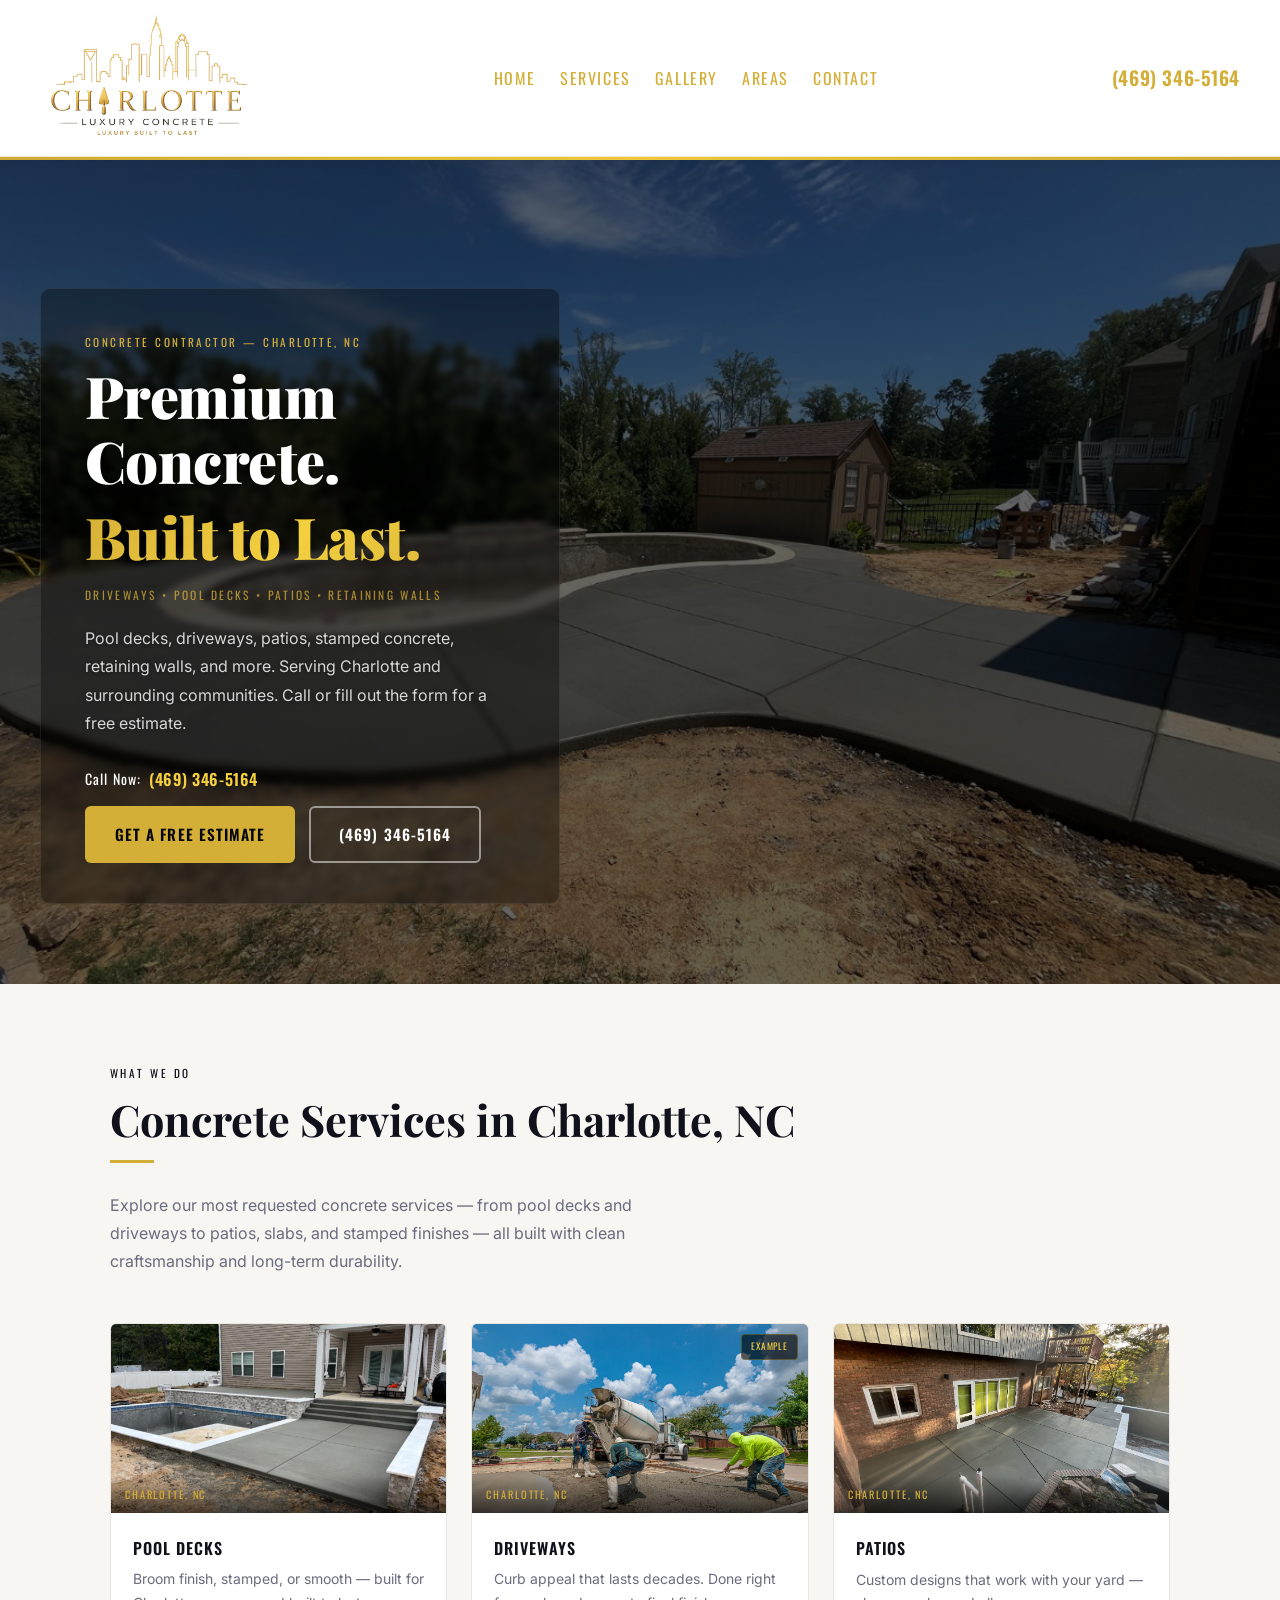
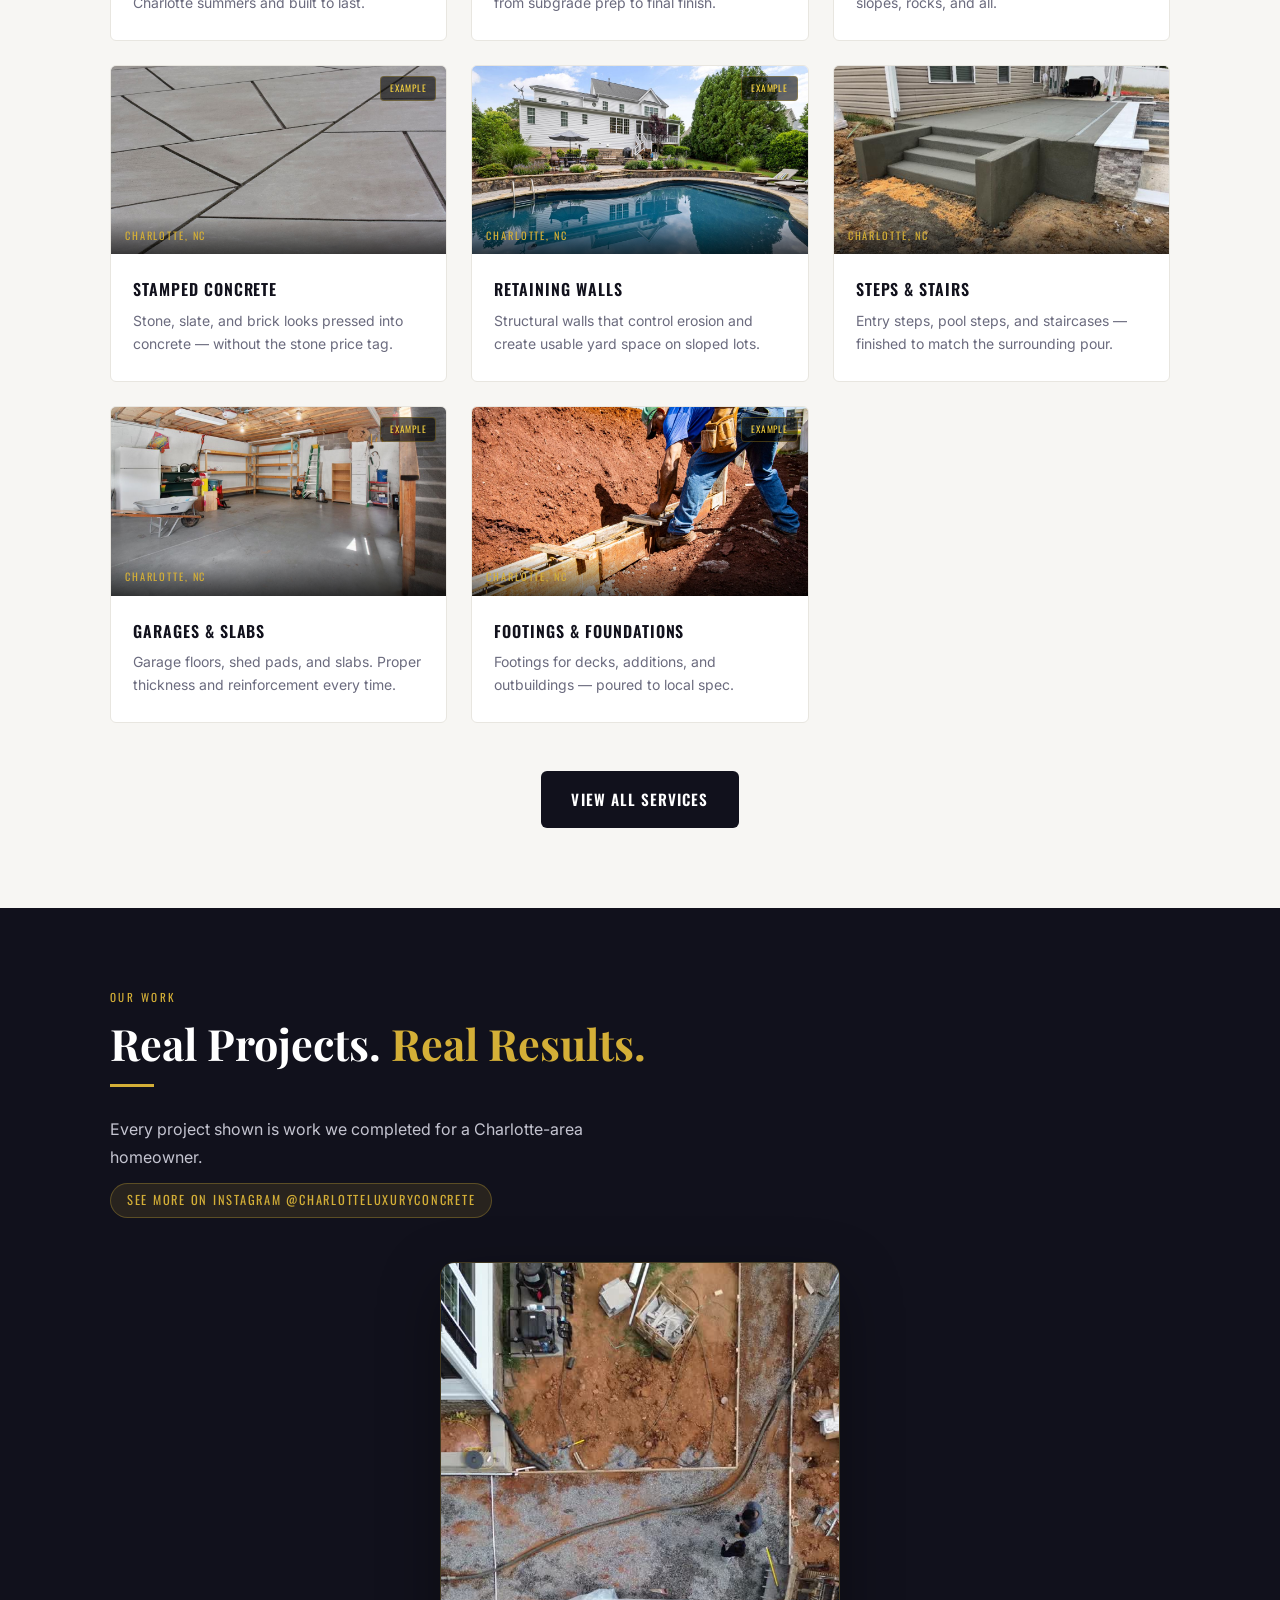
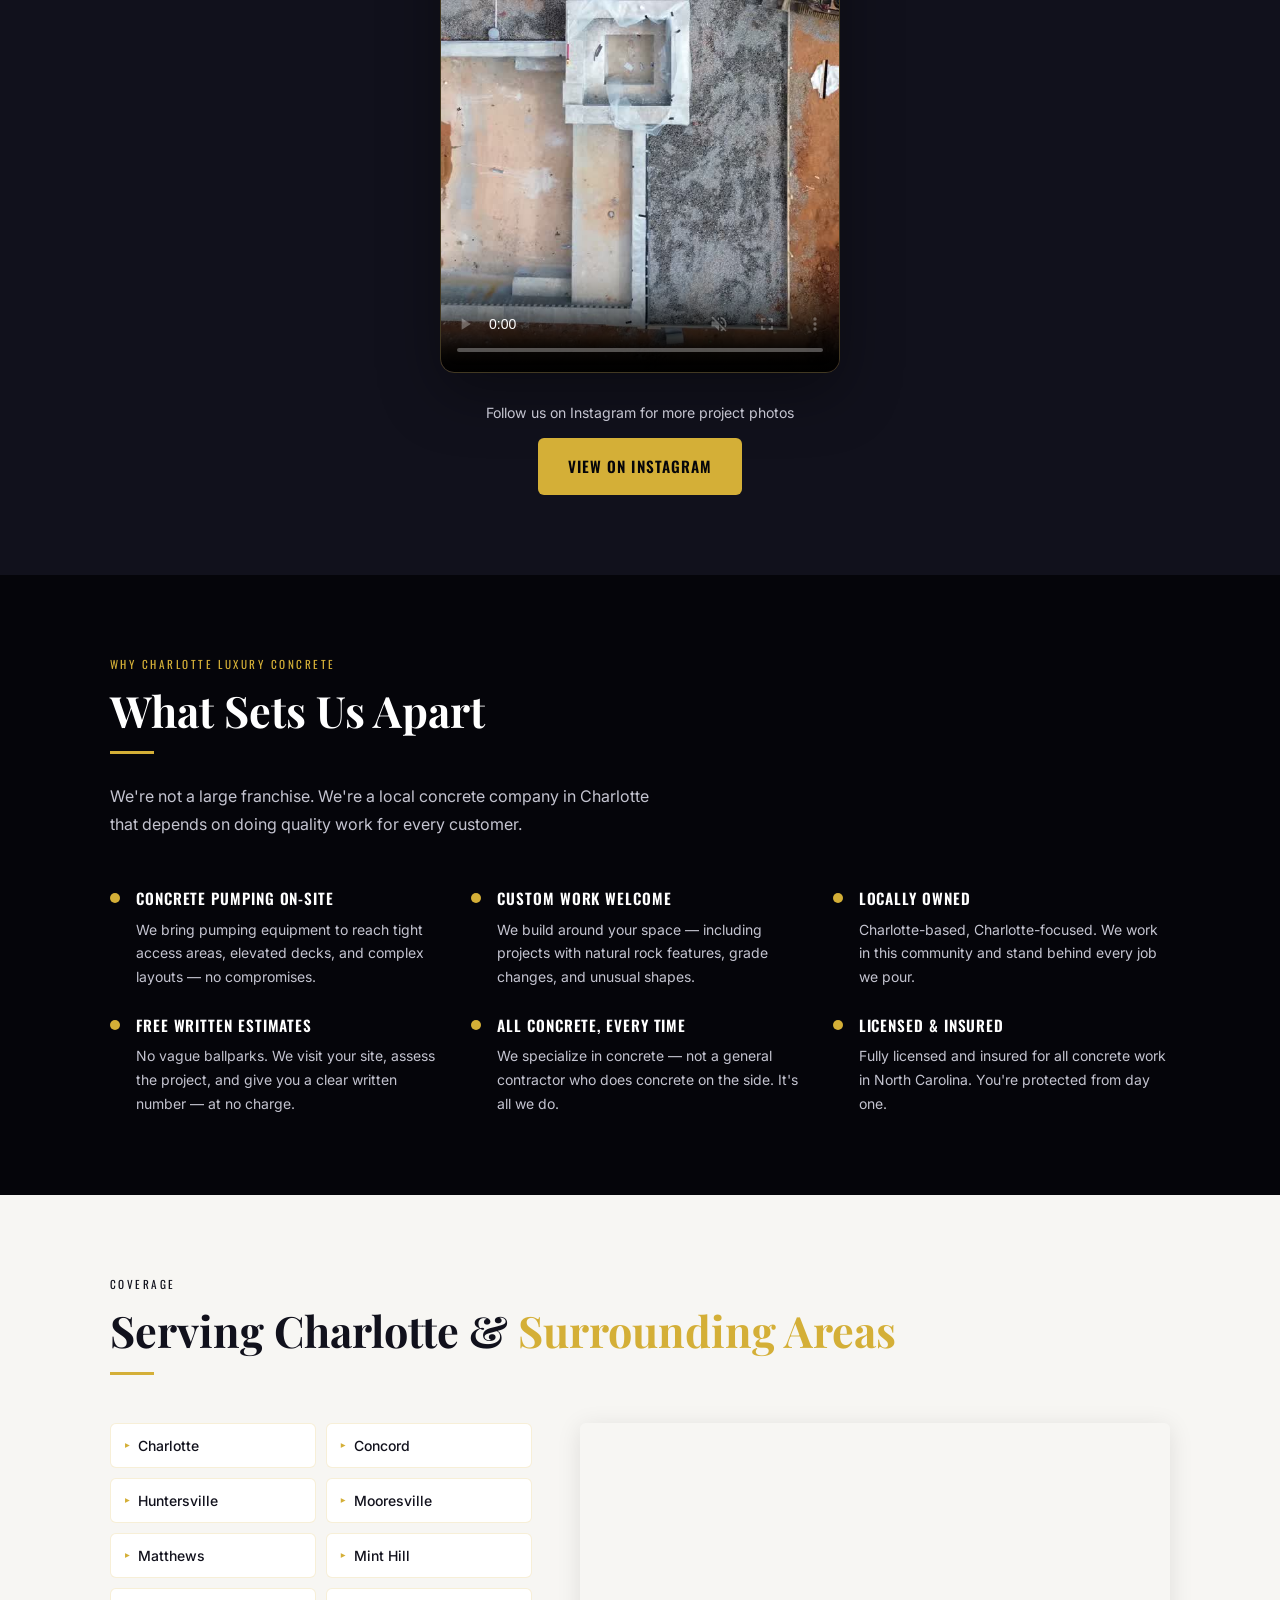
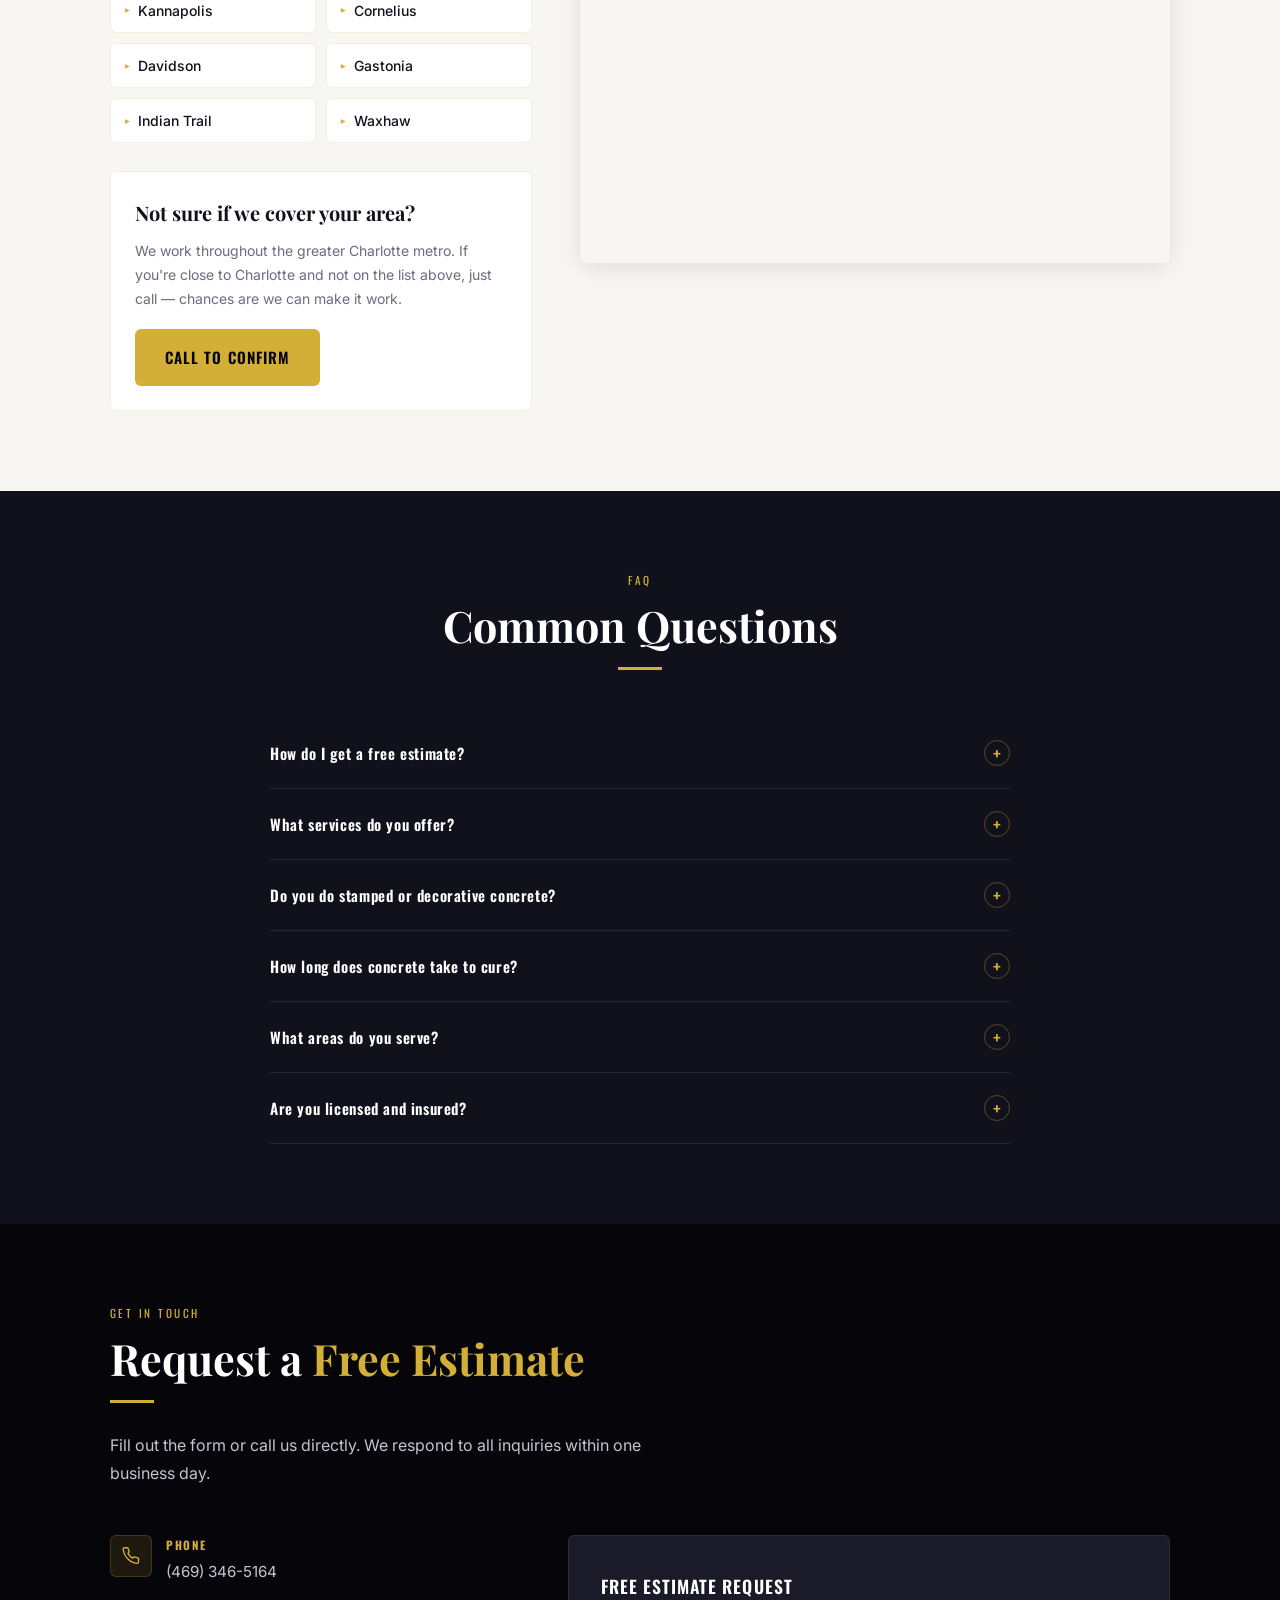
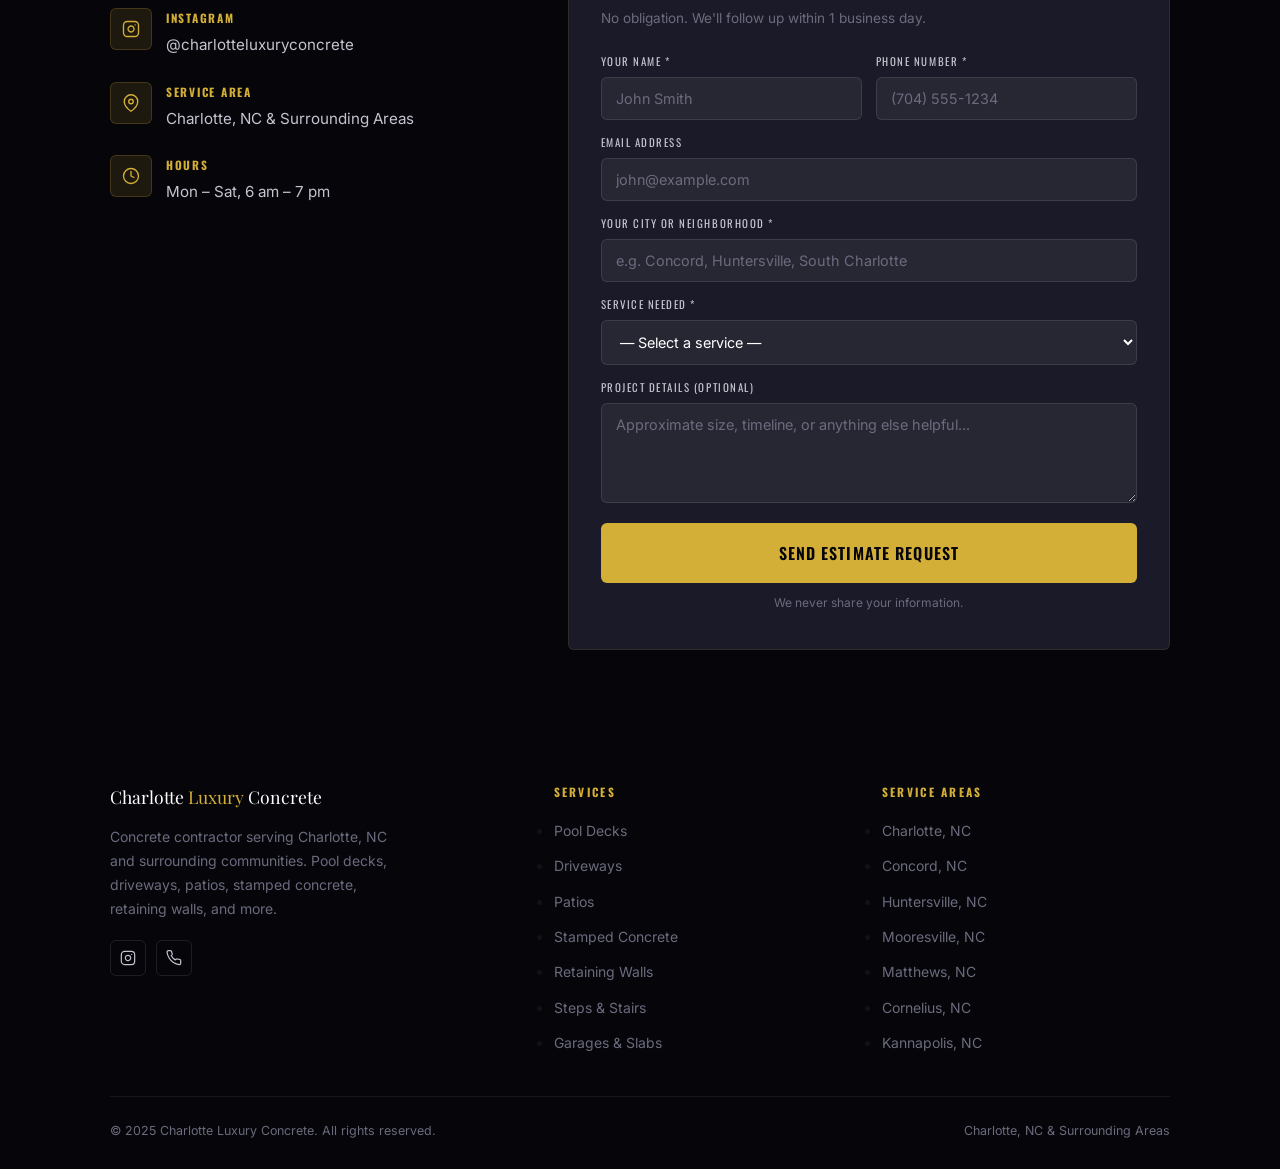
<file: index.html>
<!DOCTYPE html>
<html lang="en">
<head>
  <meta charset="UTF-8" />
  <meta name="viewport" content="width=device-width, initial-scale=1.0" />

  <title>Charlotte Luxury Concrete | Concrete Contractor in Charlotte, NC</title>
  <meta name="description" content="Charlotte Luxury Concrete — concrete contractor serving Charlotte, NC and surrounding areas. Pool decks, driveways, patios, stamped concrete, retaining walls, and more. Call for a free estimate." />

  <!-- Local Business Schema -->
  <script type="application/ld+json">
  {
    "@context": "https://schema.org",
    "@type": "LocalBusiness",
    "name": "Charlotte Luxury Concrete",
    "telephone": "+14693465164",
    "address": {
      "@type": "PostalAddress",
      "addressLocality": "Charlotte",
      "addressRegion": "NC",
      "addressCountry": "US"
    },
    "url": "https://charlotteluxuryconcrete.com",
    "sameAs": ["https://www.instagram.com/charlotteluxuryconcrete/"]
  }
  </script>

  <link rel="preconnect" href="https://fonts.googleapis.com" />
  <link rel="preconnect" href="https://fonts.gstatic.com" crossorigin />
  <link href="https://fonts.googleapis.com/css2?family=Playfair+Display:wght@700;900&family=Inter:wght@400;500;600&family=Oswald:wght@500;600&display=swap" rel="stylesheet" />

  <style>
    /* ── Tokens ── */
    :root {
      --navy:    #05050A;
      --dark:    #11111C;
      --dark2:   #1A1A28;
      --gold:    #D4AF37;
      --gold-lt: #F4D03F;
      --gray:    #6b6b7e;
      --gray-lt: #c4c4d0;
      --off:     #f7f6f3;
      --white:   #ffffff;
      --radius:  6px;
      --ease:    all .25s ease;

      --f-serif: 'Playfair Display', Georgia, serif;
      --f-sans:  'Inter', system-ui, sans-serif;
      --f-head:  'Oswald', 'Arial Narrow', sans-serif;
    }

    /* ── Reset ── */
    *, *::before, *::after { box-sizing: border-box; margin: 0; padding: 0; }
    html { scroll-behavior: smooth; }
    body { font-family: var(--f-sans); color: var(--dark); background: var(--white); line-height: 1.65; overflow-x: hidden; }
    img { max-width: 100%; display: block; }
    a { color: inherit; text-decoration: none; }

    /* ── Shared ── */
    .wrap { max-width: 1100px; margin: 0 auto; padding: 0 20px; }
    .sec  { padding: 80px 0; }
    .sec--dark { background: var(--dark);  color: var(--white); }
    .sec--navy { background: var(--navy); color: var(--white); }
    .sec--off  { background: var(--off); }

    .eyebrow {
      display: block;
      font-family: var(--f-head);
      font-size: .7rem;
      letter-spacing: .22em;
      text-transform: uppercase;
      color: var(--gold);
      margin-bottom: 12px;
    }
    .eyebrow--dark { color: var(--dark); }

    .sec-title {
      font-family: var(--f-serif);
      font-size: clamp(1.8rem, 4vw, 2.7rem);
      line-height: 1.15;
      margin-bottom: 16px;
    }
    .sec-sub {
      font-size: 1rem;
      color: var(--gray);
      max-width: 560px;
      line-height: 1.75;
    }
    .sec-sub--lt { color: var(--gray-lt); }

    .rule {
      width: 44px; height: 3px;
      background: var(--gold);
      margin-bottom: 28px;
    }
    .rule--center { margin-left: auto; margin-right: auto; }

    .btn {
      display: inline-flex;
      align-items: center;
      gap: 8px;
      padding: 14px 28px;
      border-radius: var(--radius);
      font-family: var(--f-head);
      font-size: .95rem;
      letter-spacing: .07em;
      text-transform: uppercase;
      font-weight: 600;
      border: 2px solid transparent;
      cursor: pointer;
      transition: var(--ease);
    }
    .btn-gold {
      background: var(--gold);
      color: var(--navy);
    }
    .btn-gold:hover { background: var(--gold-lt); transform: translateY(-1px); }
    .btn-ghost {
      background: transparent;
      color: var(--white);
      border-color: rgba(255,255,255,.5);
    }
    .btn-ghost:hover { background: var(--white); color: var(--navy); }
    .btn-dark {
      background: var(--dark);
      color: var(--white);
    }
    .btn-dark:hover { background: var(--dark2); }
    .gold { color: var(--gold); }

    /* ─────────────────────────────────────────
       HEADER
    ───────────────────────────────────────── */
    .site-header {
      position: sticky; top: 0; z-index: 900;
      background: var(--white);
      border-bottom: 1px solid rgba(212,175,55,.25);
      box-shadow: 0 2px 12px rgba(0,0,0,.07);
    }
    .header-inner {
      display: flex;
      align-items: center;
      justify-content: space-between;
      padding: 12px 40px;
      max-width: 1400px;
      margin: 0 auto;
      width: 100%;
      gap: 16px;
    }
    .brand {
      display: flex;
      align-items: center;
    }
    .brand-logo {
      width: 220px;
      height: auto;
      display: block;
    }
    @media (max-width: 640px) {
      .brand-logo { width: 155px; }
    }
    .header-phone {
      font-family: var(--f-head);
      font-size: 1.2rem;
      font-weight: 600;
      color: var(--gold);
      letter-spacing: .03em;
      white-space: nowrap;
      transition: var(--ease);
    }
    .header-phone:hover { color: var(--gold-lt); filter: brightness(1.15); }
    .header-nav {
      display: flex;
      align-items: center;
      gap: 24px;
    }
    .header-nav a {
      font-family: var(--f-head);
      font-size: 1rem;
      letter-spacing: .1em;
      text-transform: uppercase;
      color: var(--gold);
      transition: var(--ease);
    }
    .header-nav a:hover { color: var(--gold-lt); filter: brightness(1.15); }

    .nav-toggle {
      display: none;
      flex-direction: column;
      justify-content: center;
      gap: 5px;
      width: 34px; height: 34px;
      background: none;
      border: none;
      cursor: pointer;
      padding: 0;
      flex-shrink: 0;
    }
    .nav-toggle span {
      display: block;
      width: 100%;
      height: 2px;
      background: var(--gold);
      transition: var(--ease);
    }
    .site-header.nav-open .nav-toggle span:nth-child(1) { transform: translateY(7px) rotate(45deg); }
    .site-header.nav-open .nav-toggle span:nth-child(2) { opacity: 0; }
    .site-header.nav-open .nav-toggle span:nth-child(3) { transform: translateY(-7px) rotate(-45deg); }

    /* ─────────────────────────────────────────
       1. HERO
    ───────────────────────────────────────── */
    .hero-divider {
      width: 100%;
      height: 3px;
      background: linear-gradient(to right, var(--gold), var(--gold-lt), var(--gold));
    }
    .hero {
      position: relative;
      min-height: 88vh;
      display: flex;
      align-items: center;
      overflow: hidden;
      background-image: url('image1.png');
      background-size: cover;
      background-position: center 40%;
    }
    /* Dark overlay — 60% darkness so image is visible but text pops */
    .hero-overlay {
      position: absolute; inset: 0;
      background: rgba(0,0,0,.60);
    }
    .hero-inner {
      position: relative;
      z-index: 1;
      padding: 80px 40px;
      max-width: 1400px;
      margin: 0 auto;
      width: 100%;
    }
    /* Translucent content card behind headline */
    .hero-content {
      max-width: 520px;
      background: rgba(0,0,0,.32);
      backdrop-filter: blur(3px);
      -webkit-backdrop-filter: blur(3px);
      border-radius: 10px;
      border: 1px solid rgba(255,255,255,.08);
      padding: 44px 44px 40px;
      margin-top: 48px;
    }
    .hero h1 {
      font-family: var(--f-serif);
      font-size: clamp(2.4rem, 4.5vw, 4rem);
      font-weight: 900;
      color: var(--white);
      line-height: 1.12;
      letter-spacing: -.01em;
      margin-bottom: 10px;
      text-shadow: 0 2px 14px rgba(0,0,0,.55);
    }
    /* Metallic gold — "Built to Last." */
    .hero h1 em {
      font-style: normal;
      display: block;
      background: linear-gradient(135deg, var(--gold) 0%, var(--gold-lt) 50%, var(--gold) 100%);
      -webkit-background-clip: text;
      -webkit-text-fill-color: transparent;
      background-clip: text;
      text-shadow: none;
      filter: none;
      margin-top: 12px;
      margin-bottom: 16px;
    }
    /* Service line */
    .hero-services {
      font-family: var(--f-head);
      font-size: .72rem;
      letter-spacing: .2em;
      text-transform: uppercase;
      color: rgba(212,175,55,.75);
      margin-bottom: 20px;
    }
    .hero-sub {
      font-size: 1rem;
      color: rgba(255,255,255,.82);
      line-height: 1.78;
      margin-bottom: 28px;
      text-shadow: 0 1px 4px rgba(0,0,0,.4);
    }
    /* Call now line */
    .hero-call {
      font-family: var(--f-head);
      font-size: .88rem;
      letter-spacing: .08em;
      color: var(--white);
      margin-bottom: 14px;
      display: flex;
      align-items: center;
      gap: 8px;
    }
    .hero-call a {
      color: #F4D03F;
      font-size: 1rem;
      font-weight: 600;
      letter-spacing: .04em;
      transition: var(--ease);
    }
    .hero-call a:hover { color: var(--white); }
    .hero-ctas { display: flex; gap: 14px; flex-wrap: wrap; }
    .btn-ghost-dark {
      background: transparent;
      color: var(--white);
      border-color: rgba(255,255,255,.5);
    }
    .btn-ghost-dark:hover { background: var(--white); color: var(--navy); }
    @media (max-width: 640px) {
      .hero-inner { padding: 40px 20px; }
      .hero-content { padding: 28px 22px; margin-top: 24px; max-width: 100%; }
    }

    /* ─────────────────────────────────────────
       2. SERVICES
    ───────────────────────────────────────── */
    .services-grid {
      display: grid;
      grid-template-columns: repeat(auto-fill, minmax(260px, 1fr));
      gap: 24px;
      margin-top: 48px;
    }
    .svc-card {
      background: var(--white);
      border: 1px solid #e8e6e0;
      border-radius: var(--radius);
      overflow: hidden;
      transition: box-shadow .3s ease, transform .3s ease;
      position: relative;
      text-decoration: none;
      display: block;
      color: inherit;
    }
    .svc-card:hover { box-shadow: 0 10px 36px rgba(0,0,0,.13); transform: translateY(-4px); }
    .svc-card:hover .svc-img-ph { transform: scale(1.04); }
    .svc-card:hover::after { transform: scaleX(1); }
    .svc-card::after {
      content: '';
      position: absolute;
      bottom: 0; left: 0; right: 0;
      height: 3px;
      background: var(--gold);
      transform: scaleX(0);
      transform-origin: left;
      transition: transform .3s ease;
    }
    .svc-img-wrap {
      width: 100%;
      aspect-ratio: 16/9;
      overflow: hidden;
      background: var(--dark2);
      position: relative;
    }
    .svc-img-ph {
      width: 100%; height: 100%;
      display: flex;
      align-items: center;
      justify-content: center;
      background: linear-gradient(135deg, #1a1a28 0%, #11111c 100%);
      transition: transform .4s ease;
    }
    .svc-img-overlay {
      position: absolute;
      bottom: 0; left: 0; right: 0;
      padding: 10px 14px;
      background: linear-gradient(transparent, rgba(0,0,0,.65));
      font-family: var(--f-head);
      font-size: .65rem;
      letter-spacing: .18em;
      text-transform: uppercase;
      color: var(--gold);
    }
    .svc-img-example {
      position: absolute;
      top: 10px; right: 10px;
      background: rgba(0,0,0,.6);
      color: var(--gold-lt);
      font-family: var(--f-head);
      font-size: .58rem;
      letter-spacing: .08em;
      text-transform: uppercase;
      padding: 4px 9px;
      border-radius: 4px;
      border: 1px solid rgba(212,175,55,.3);
    }
    .svc-body {
      padding: 22px 22px 26px;
    }
    .svc-card h3 {
      font-family: var(--f-head);
      font-size: 1rem;
      font-weight: 600;
      letter-spacing: .06em;
      text-transform: uppercase;
      color: var(--dark);
      margin-bottom: 6px;
    }
    .svc-card p {
      font-size: .875rem;
      color: var(--gray);
      line-height: 1.65;
    }
    .services-cta {
      text-align: center;
      margin-top: 48px;
    }

    /* ─────────────────────────────────────────
       3. GALLERY
    ───────────────────────────────────────── */
    .gallery-note {
      display: inline-block;
      background: rgba(212,175,55,.12);
      border: 1px solid rgba(212,175,55,.3);
      border-radius: 100px;
      padding: 6px 16px;
      font-size: .78rem;
      font-family: var(--f-head);
      letter-spacing: .14em;
      text-transform: uppercase;
      color: var(--gold);
      margin-top: 12px;
    }
    .gallery-solo-video {
      display: flex;
      justify-content: center;
      margin-top: 44px;
    }
    .gallery-solo-video video {
      width: 400px;
      max-width: 100%;
      aspect-ratio: 9/16;
      object-fit: cover;
      border-radius: 14px;
      overflow: hidden;
      box-shadow: 0 20px 60px rgba(0,0,0,.35);
      border: 1px solid rgba(212,175,55,.25);
    }

    .gallery-footer {
      margin-top: 28px;
      text-align: center;
    }
    .gallery-footer p {
      font-size: .88rem;
      color: var(--gray-lt);
      margin-bottom: 14px;
    }

    /* ─────────────────────────────────────────
       4. WHY CHOOSE US
    ───────────────────────────────────────── */
    .why-grid {
      display: grid;
      grid-template-columns: repeat(auto-fill, minmax(260px, 1fr));
      gap: 24px;
      margin-top: 48px;
    }
    .why-item {
      display: flex;
      gap: 16px;
      align-items: flex-start;
    }
    .why-dot {
      width: 10px; height: 10px;
      border-radius: 50%;
      background: var(--gold);
      flex-shrink: 0;
      margin-top: 7px;
    }
    .why-item h4 {
      font-family: var(--f-head);
      font-size: .95rem;
      font-weight: 600;
      letter-spacing: .06em;
      text-transform: uppercase;
      color: var(--white);
      margin-bottom: 6px;
    }
    .why-item p {
      font-size: .875rem;
      color: var(--gray-lt);
      line-height: 1.7;
    }

    /* ─────────────────────────────────────────
       5. SERVICE AREAS
    ───────────────────────────────────────── */
    .areas-inner {
      display: grid;
      grid-template-columns: 1fr 1.4fr;
      gap: 48px;
      align-items: start;
      margin-top: 48px;
    }
    .areas-left { display: flex; flex-direction: column; gap: 28px; }
    .areas-list {
      display: grid;
      grid-template-columns: 1fr 1fr;
      gap: 10px;
    }
    .area-pill {
      padding: 10px 14px;
      border: 1px solid rgba(212,175,55,.2);
      border-radius: var(--radius);
      font-size: .875rem;
      font-weight: 500;
      color: var(--dark);
      background: var(--white);
      display: flex;
      align-items: center;
      gap: 8px;
    }
    .area-pill::before { content: '▸'; color: var(--gold); font-size: .6rem; }
    .areas-cta-box {
      background: var(--white);
      border: 1px solid rgba(212,175,55,.2);
      border-radius: var(--radius);
      padding: 24px;
    }
    .areas-cta-box h3 {
      font-family: var(--f-serif);
      font-size: 1.25rem;
      margin-bottom: 10px;
      color: var(--dark);
    }
    .areas-cta-box p {
      font-size: .875rem;
      color: var(--gray);
      line-height: 1.7;
      margin-bottom: 18px;
    }
    .areas-map {
      border-radius: var(--radius);
      overflow: hidden;
      box-shadow: 0 4px 24px rgba(0,0,0,.1);
      height: 440px;
      position: relative;
    }
    .areas-map iframe {
      width: 100%;
      height: 100%;
      border: 0;
      display: block;
    }
    /* Click-to-activate overlay so page scroll doesn't fight map scroll */
    .map-overlay {
      position: absolute;
      inset: 0;
      background: rgba(0,0,0,0);
      cursor: pointer;
      z-index: 10;
      display: flex;
      align-items: center;
      justify-content: center;
      transition: background .2s ease;
    }
    .map-overlay::after {
      content: 'Click to interact with map';
      font-family: var(--f-head);
      font-size: .75rem;
      letter-spacing: .1em;
      text-transform: uppercase;
      color: var(--white);
      background: rgba(0,0,0,.55);
      padding: 8px 18px;
      border-radius: 100px;
      opacity: 0;
      transition: opacity .2s ease;
      pointer-events: none;
    }
    .areas-map:hover .map-overlay::after { opacity: 1; }
    .map-overlay.active { display: none; }

    /* ─────────────────────────────────────────
       6. FAQ
    ───────────────────────────────────────── */
    .faq-list {
      max-width: 740px;
      margin: 48px auto 0;
    }
    .faq-item {
      border-bottom: 1px solid rgba(255,255,255,.1);
    }
    .faq-btn {
      width: 100%;
      background: none;
      border: none;
      text-align: left;
      padding: 22px 0;
      display: flex;
      justify-content: space-between;
      align-items: center;
      gap: 12px;
      cursor: pointer;
      font-family: var(--f-head);
      font-size: .95rem;
      font-weight: 600;
      letter-spacing: .04em;
      color: var(--white);
      transition: var(--ease);
    }
    .faq-btn:hover { color: var(--gold); }
    .faq-icon {
      width: 26px; height: 26px;
      flex-shrink: 0;
      border: 1px solid rgba(212,175,55,.35);
      border-radius: 50%;
      display: flex;
      align-items: center;
      justify-content: center;
      color: var(--gold);
      font-size: 1.1rem;
      transition: var(--ease);
    }
    .faq-item.open .faq-icon { transform: rotate(45deg); }
    .faq-answer {
      max-height: 0;
      overflow: hidden;
      transition: max-height .35s ease, padding .25s ease;
    }
    .faq-item.open .faq-answer {
      max-height: 260px;
      padding-bottom: 22px;
    }
    .faq-answer p {
      font-size: .9rem;
      color: var(--gray-lt);
      line-height: 1.75;
    }

    /* ─────────────────────────────────────────
       7. CONTACT / FORM
    ───────────────────────────────────────── */
    .contact-grid {
      display: grid;
      grid-template-columns: 1fr 1.5fr;
      gap: 56px;
      margin-top: 48px;
      align-items: start;
    }
    .contact-info { display: flex; flex-direction: column; gap: 24px; }
    .ci-row {
      display: flex;
      gap: 14px;
      align-items: flex-start;
    }
    .ci-icon {
      width: 42px; height: 42px;
      background: rgba(212,175,55,.12);
      border: 1px solid rgba(212,175,55,.2);
      border-radius: var(--radius);
      display: flex;
      align-items: center;
      justify-content: center;
      font-size: 1.1rem;
      flex-shrink: 0;
    }
    .ci-text strong {
      display: block;
      font-family: var(--f-head);
      font-size: .72rem;
      letter-spacing: .15em;
      text-transform: uppercase;
      color: var(--gold);
      margin-bottom: 4px;
    }
    .ci-text a, .ci-text span {
      font-size: .95rem;
      color: var(--gray-lt);
    }
    .ci-text a:hover { color: var(--gold); }

    /* ★ FORM — connect to Formspree or Netlify Forms (see comments below) */
    .form-box {
      background: var(--dark2);
      border: 1px solid rgba(212,175,55,.12);
      border-radius: var(--radius);
      padding: 36px 32px;
    }
    .form-box h3 {
      font-family: var(--f-head);
      font-size: 1.1rem;
      font-weight: 600;
      letter-spacing: .06em;
      text-transform: uppercase;
      color: var(--white);
      margin-bottom: 6px;
    }
    .form-box p.form-sub {
      font-size: .85rem;
      color: var(--gray);
      margin-bottom: 24px;
    }
    .f-row { display: grid; grid-template-columns: 1fr 1fr; gap: 14px; }
    .f-group { display: flex; flex-direction: column; gap: 6px; margin-bottom: 14px; }
    .f-group label {
      font-family: var(--f-head);
      font-size: .68rem;
      letter-spacing: .14em;
      text-transform: uppercase;
      color: var(--gray-lt);
    }
    .f-group input,
    .f-group select,
    .f-group textarea {
      background: rgba(255,255,255,.06);
      border: 1px solid rgba(255,255,255,.1);
      border-radius: var(--radius);
      padding: 12px 14px;
      color: var(--white);
      font-family: var(--f-sans);
      font-size: .9rem;
      width: 100%;
      transition: var(--ease);
    }
    .f-group input::placeholder,
    .f-group textarea::placeholder { color: var(--gray); }
    .f-group input:focus,
    .f-group select:focus,
    .f-group textarea:focus {
      outline: none;
      border-color: var(--gold);
    }
    .f-group select option { background: var(--dark); }
    .f-group textarea { resize: vertical; min-height: 100px; }
    .f-submit {
      width: 100%;
      justify-content: center;
      margin-top: 6px;
      font-size: 1rem;
      padding: 16px;
    }
    .f-note {
      text-align: center;
      font-size: .75rem;
      color: var(--gray);
      margin-top: 10px;
    }

    /* Success message (shown after submit) */
    .form-success {
      display: none;
      text-align: center;
      padding: 32px 0;
    }
    .form-success h4 {
      font-family: var(--f-serif);
      font-size: 1.4rem;
      color: var(--white);
      margin-bottom: 10px;
    }
    .form-success p { font-size: .9rem; color: var(--gray-lt); }

    /* ─────────────────────────────────────────
       8. FOOTER
    ───────────────────────────────────────── */
    .site-footer {
      background: var(--navy);
      padding: 52px 0 28px;
    }
    .footer-inner {
      display: grid;
      grid-template-columns: 1.4fr 1fr 1fr;
      gap: 40px;
      padding-bottom: 40px;
      border-bottom: 1px solid rgba(255,255,255,.07);
    }
    .footer-brand p {
      font-size: .875rem;
      color: var(--gray);
      line-height: 1.7;
      margin: 14px 0 20px;
      max-width: 300px;
    }
    .footer-social {
      display: flex;
      gap: 10px;
    }
    .footer-social a {
      width: 36px; height: 36px;
      border-radius: var(--radius);
      border: 1px solid rgba(255,255,255,.1);
      display: flex;
      align-items: center;
      justify-content: center;
      font-size: .9rem;
      color: var(--gray-lt);
      transition: var(--ease);
    }
    .footer-social a:hover { background: var(--gold); color: var(--navy); border-color: var(--gold); }

    .footer-col h4 {
      font-family: var(--f-head);
      font-size: .72rem;
      letter-spacing: .2em;
      text-transform: uppercase;
      color: var(--gold);
      margin-bottom: 16px;
    }
    .footer-col ul { display: flex; flex-direction: column; gap: 9px; }
    .footer-col ul li a {
      font-size: .875rem;
      color: var(--gray);
      transition: var(--ease);
    }
    .footer-col ul li a:hover { color: var(--gold); }

    .footer-bottom {
      padding-top: 24px;
      display: flex;
      justify-content: space-between;
      align-items: center;
      flex-wrap: wrap;
      gap: 12px;
      font-size: .78rem;
      color: var(--gray);
    }

    /* ─────────────────────────────────────────
       FLOATING CALL BUTTON — mobile only
    ───────────────────────────────────────── */
    .float-call {
      display: none;
      position: fixed;
      bottom: 20px;
      left: 50%;
      transform: translateX(-50%);
      z-index: 800;
      white-space: nowrap;
      box-shadow: 0 6px 28px rgba(212,175,55,.45);
      border-radius: 100px;
      padding: 15px 32px;
    }

    /* ─────────────────────────────────────────
       RESPONSIVE
    ───────────────────────────────────────── */
    @media (max-width: 900px) {
      .nav-toggle { display: flex; }
      .header-nav {
        display: flex;
        flex-direction: column;
        align-items: stretch;
        gap: 0;
        position: absolute;
        top: 100%;
        left: 0;
        right: 0;
        background: var(--white);
        border-bottom: 1px solid rgba(212,175,55,.25);
        box-shadow: 0 8px 20px rgba(0,0,0,.1);
        max-height: 0;
        overflow: hidden;
        transition: max-height .3s ease;
      }
      .site-header.nav-open .header-nav { max-height: 400px; }
      .header-nav a { padding: 16px 24px; border-top: 1px solid rgba(0,0,0,.06); }
      .areas-inner { grid-template-columns: 1fr; }
      .areas-map { height: 320px; }
      .contact-grid { grid-template-columns: 1fr; }
      .footer-inner { grid-template-columns: 1fr 1fr; }
    }

    @media (max-width: 640px) {
      .sec { padding: 56px 0; }
      .areas-list { grid-template-columns: 1fr 1fr; }
      .areas-map { height: 260px; }
      .f-row { grid-template-columns: 1fr; }
      .footer-inner { grid-template-columns: 1fr; }
      .footer-bottom { flex-direction: column; text-align: center; }
      .float-call { display: inline-flex; align-items: center; gap: 8px; }
    }

    @media (max-width: 420px) {
      .hero-ctas { flex-direction: column; }
    }
  </style>
</head>
<body>

<!-- ─────────────────────────────────────────────────
     HEADER
───────────────────────────────────────────────── -->
<header class="site-header">
  <div class="header-inner">
    <a href="#" class="brand">
      <img src="logo.png" alt="Charlotte Luxury Concrete" class="brand-logo" />
    </a>
    <nav class="header-nav">
      <a href="index.html" class="active">Home</a>
      <a href="services.html">Services</a>
      <a href="gallery.html">Gallery</a>
      <a href="#areas">Areas</a>
      <a href="contact.html">Contact</a>
    </nav>
    <a href="tel:4693465164" class="header-phone">(469) 346-5164</a>
    <button class="nav-toggle" aria-label="Toggle menu" aria-expanded="false"><span></span><span></span><span></span></button>
  </div>
</header>


<!-- Gold divider line between header and hero -->
<div class="hero-divider"></div>

<!-- ─────────────────────────────────────────────────
     1. HERO
───────────────────────────────────────────────── -->
<section class="hero">
  <div class="hero-overlay"></div>
  <div class="hero-inner">
    <div class="hero-content">
      <span class="eyebrow">Concrete Contractor — Charlotte, NC</span>
      <h1>
        Premium Concrete.
        <em>Built to Last.</em>
      </h1>
      <p class="hero-services">Driveways &bull; Pool Decks &bull; Patios &bull; Retaining Walls</p>
      <p class="hero-sub">
        Pool decks, driveways, patios, stamped concrete, retaining walls, and more.
        Serving Charlotte and surrounding communities.
        Call or fill out the form for a free estimate.
      </p>
      <p class="hero-call">Call Now: <a href="tel:4693465164">(469) 346-5164</a></p>
      <div class="hero-ctas">
        <a href="#contact" class="btn btn-gold">Get a Free Estimate</a>
        <a href="tel:4693465164" class="btn btn-ghost-dark">(469) 346-5164</a>
      </div>
    </div>
  </div>
</section>


<!-- ─────────────────────────────────────────────────
     2. SERVICES
───────────────────────────────────────────────── -->
<section class="sec sec--off" id="services">
  <div class="wrap">
    <span class="eyebrow eyebrow--dark">What We Do</span>
    <h2 class="sec-title">Concrete Services in Charlotte, NC</h2>
    <div class="rule"></div>
    <p class="sec-sub">
      Explore our most requested concrete services — from pool decks and driveways to patios, slabs, and stamped finishes — all built with clean craftsmanship and long-term durability.
    </p>

    <div class="services-grid">

      <a href="services.html#pool-decks" class="svc-card">
        <div class="svc-img-wrap">
          <img src="image2.png" alt="Pool deck concrete Charlotte NC" style="width:100%;height:100%;object-fit:cover;display:block;transition:transform .4s ease;" />
          <div class="svc-img-overlay">Charlotte, NC</div>
        </div>
        <div class="svc-body">
          <h3>Pool Decks</h3>
          <p>Broom finish, stamped, or smooth — built for Charlotte summers and built to last.</p>
        </div>
      </a>

      <a href="services.html#driveways" class="svc-card">
        <div class="svc-img-wrap">
          <img src="stock-driveway.jpg" alt="Concrete driveway example finish" style="width:100%;height:100%;object-fit:cover;display:block;transition:transform .4s ease;" />
          <span class="svc-img-example">Example</span>
          <div class="svc-img-overlay">Charlotte, NC</div>
        </div>
        <div class="svc-body">
          <h3>Driveways</h3>
          <p>Curb appeal that lasts decades. Done right from subgrade prep to final finish.</p>
        </div>
      </a>

      <a href="services.html#patios" class="svc-card">
        <div class="svc-img-wrap">
          <img src="image4.png" alt="Custom concrete patio Charlotte NC" style="width:100%;height:100%;object-fit:cover;display:block;transition:transform .4s ease;" />
          <div class="svc-img-overlay">Charlotte, NC</div>
        </div>
        <div class="svc-body">
          <h3>Patios</h3>
          <p>Custom designs that work with your yard — slopes, rocks, and all.</p>
        </div>
      </a>

      <a href="services.html#stamped-concrete" class="svc-card">
        <div class="svc-img-wrap">
          <img src="stock-stamped-concrete.jpg" alt="Stamped concrete example finish" style="width:100%;height:100%;object-fit:cover;display:block;transition:transform .4s ease;" />
          <span class="svc-img-example">Example</span>
          <div class="svc-img-overlay">Charlotte, NC</div>
        </div>
        <div class="svc-body">
          <h3>Stamped Concrete</h3>
          <p>Stone, slate, and brick looks pressed into concrete — without the stone price tag.</p>
        </div>
      </a>

      <a href="services.html#retaining-walls" class="svc-card">
        <div class="svc-img-wrap">
          <img src="stock-retaining-wall.jpg" alt="Retaining wall example finish" style="width:100%;height:100%;object-fit:cover;display:block;transition:transform .4s ease;" />
          <span class="svc-img-example">Example</span>
          <div class="svc-img-overlay">Charlotte, NC</div>
        </div>
        <div class="svc-body">
          <h3>Retaining Walls</h3>
          <p>Structural walls that control erosion and create usable yard space on sloped lots.</p>
        </div>
      </a>

      <a href="services.html#steps" class="svc-card">
        <div class="svc-img-wrap">
          <img src="image3.png" alt="Concrete steps Charlotte NC" style="width:100%;height:100%;object-fit:cover;display:block;transition:transform .4s ease;" />
          <div class="svc-img-overlay">Charlotte, NC</div>
        </div>
        <div class="svc-body">
          <h3>Steps &amp; Stairs</h3>
          <p>Entry steps, pool steps, and staircases — finished to match the surrounding pour.</p>
        </div>
      </a>

      <a href="services.html#garages" class="svc-card">
        <div class="svc-img-wrap">
          <img src="stock-garage-slab.jpg" alt="Garage concrete slab example finish" style="width:100%;height:100%;object-fit:cover;display:block;transition:transform .4s ease;" />
          <span class="svc-img-example">Example</span>
          <div class="svc-img-overlay">Charlotte, NC</div>
        </div>
        <div class="svc-body">
          <h3>Garages &amp; Slabs</h3>
          <p>Garage floors, shed pads, and slabs. Proper thickness and reinforcement every time.</p>
        </div>
      </a>

      <a href="services.html#footings" class="svc-card">
        <div class="svc-img-wrap">
          <img src="stock-footings.jpg" alt="Concrete footing example finish" style="width:100%;height:100%;object-fit:cover;display:block;transition:transform .4s ease;" />
          <span class="svc-img-example">Example</span>
          <div class="svc-img-overlay">Charlotte, NC</div>
        </div>
        <div class="svc-body">
          <h3>Footings &amp; Foundations</h3>
          <p>Footings for decks, additions, and outbuildings — poured to local spec.</p>
        </div>
      </a>

    </div>

    <div class="services-cta">
      <a href="services.html" class="btn btn-dark">View All Services</a>
    </div>
  </div>
</section>


<!-- ─────────────────────────────────────────────────
     3. GALLERY
───────────────────────────────────────────────── -->
<section class="sec sec--dark" id="gallery">
  <div class="wrap">
    <span class="eyebrow">Our Work</span>
    <h2 class="sec-title">Real Projects. <span class="gold">Real Results.</span></h2>
    <div class="rule"></div>
    <p class="sec-sub sec-sub--lt">
      Every project shown is work we completed for a Charlotte-area homeowner.
    </p>
    <a href="https://www.instagram.com/charlotteluxuryconcrete/" target="_blank" class="gallery-note">
      See more on Instagram @charlotteluxuryconcrete
    </a>

    <div class="gallery-solo-video">
      <video src="site-walkthrough.mp4" poster="site-walkthrough-poster.jpg" autoplay muted loop playsinline controls></video>
    </div>

    <div class="gallery-footer">
      <p>Follow us on Instagram for more project photos</p>
      <a href="https://www.instagram.com/charlotteluxuryconcrete/" target="_blank" class="btn btn-gold">
        View on Instagram
      </a>
    </div>
  </div>
</section>


<!-- ─────────────────────────────────────────────────
     4. WHY CHOOSE US
───────────────────────────────────────────────── -->
<section class="sec sec--navy" id="why-us">
  <div class="wrap">
    <span class="eyebrow">Why Charlotte Luxury Concrete</span>
    <h2 class="sec-title">What Sets Us Apart</h2>
    <div class="rule"></div>
    <p class="sec-sub sec-sub--lt">
      We're not a large franchise. We're a local concrete company in Charlotte that
      depends on doing quality work for every customer.
    </p>

    <div class="why-grid">

      <div class="why-item">
        <div class="why-dot"></div>
        <div>
          <h4>Concrete Pumping On-Site</h4>
          <p>We bring pumping equipment to reach tight access areas, elevated decks, and complex layouts — no compromises.</p>
        </div>
      </div>

      <div class="why-item">
        <div class="why-dot"></div>
        <div>
          <h4>Custom Work Welcome</h4>
          <p>We build around your space — including projects with natural rock features, grade changes, and unusual shapes.</p>
        </div>
      </div>

      <div class="why-item">
        <div class="why-dot"></div>
        <div>
          <h4>Locally Owned</h4>
          <p>Charlotte-based, Charlotte-focused. We work in this community and stand behind every job we pour.</p>
        </div>
      </div>

      <div class="why-item">
        <div class="why-dot"></div>
        <div>
          <h4>Free Written Estimates</h4>
          <p>No vague ballparks. We visit your site, assess the project, and give you a clear written number — at no charge.</p>
        </div>
      </div>

      <div class="why-item">
        <div class="why-dot"></div>
        <div>
          <h4>All Concrete, Every Time</h4>
          <p>We specialize in concrete — not a general contractor who does concrete on the side. It's all we do.</p>
        </div>
      </div>

      <div class="why-item">
        <div class="why-dot"></div>
        <div>
          <h4>Licensed &amp; Insured</h4>
          <p>Fully licensed and insured for all concrete work in North Carolina. You're protected from day one.</p>
        </div>
      </div>

    </div>
  </div>
</section>


<!-- ─────────────────────────────────────────────────
     5. SERVICE AREAS
───────────────────────────────────────────────── -->
<section class="sec sec--off" id="areas">
  <div class="wrap">
    <span class="eyebrow eyebrow--dark">Coverage</span>
    <h2 class="sec-title">Serving Charlotte &amp; <span class="gold">Surrounding Areas</span></h2>
    <div class="rule"></div>

    <div class="areas-inner">

      <div class="areas-left">
        <div class="areas-list">
          <div class="area-pill">Charlotte</div>
          <div class="area-pill">Concord</div>
          <div class="area-pill">Huntersville</div>
          <div class="area-pill">Mooresville</div>
          <div class="area-pill">Matthews</div>
          <div class="area-pill">Mint Hill</div>
          <div class="area-pill">Kannapolis</div>
          <div class="area-pill">Cornelius</div>
          <div class="area-pill">Davidson</div>
          <div class="area-pill">Gastonia</div>
          <div class="area-pill">Indian Trail</div>
          <div class="area-pill">Waxhaw</div>
        </div>

        <div class="areas-cta-box">
          <h3>Not sure if we cover your area?</h3>
          <p>We work throughout the greater Charlotte metro. If you're close to Charlotte and not on the list above, just call — chances are we can make it work.</p>
          <a href="tel:4693465164" class="btn btn-gold">Call to Confirm</a>
        </div>
      </div>

      <div class="areas-map">
        <div class="map-overlay" onclick="this.classList.add('active')"></div>
        <iframe src="https://www.google.com/maps/embed?pb=!1m18!1m12!1m3!1d208642.48358304732!2d-80.98696810870665!3d35.20550234183874!2m3!1f0!2f0!3f0!3m2!1i1024!2i768!4f13.1!3m3!1m2!1s0x88541fc4fc381a81%3A0x884650e6bf43d164!2sCharlotte%2C%20NC!5e0!3m2!1sen!2sus!4v1781561420978!5m2!1sen!2sus" allowfullscreen="" loading="lazy" referrerpolicy="no-referrer-when-downgrade"></iframe>
      </div>

    </div>
  </div>
</section>


<!-- ─────────────────────────────────────────────────
     6. FAQ
───────────────────────────────────────────────── -->
<section class="sec sec--dark" id="faq">
  <div class="wrap">
    <div style="text-align:center;">
      <span class="eyebrow">FAQ</span>
      <h2 class="sec-title">Common Questions</h2>
      <div class="rule rule--center"></div>
    </div>

    <div class="faq-list">

      <div class="faq-item">
        <button class="faq-btn" onclick="faq(this)">
          How do I get a free estimate?
          <span class="faq-icon">+</span>
        </button>
        <div class="faq-answer">
          <p>Fill out the contact form below, call us directly, or DM us on Instagram. We'll set up a time to see the project in person and provide a written estimate at no cost and no obligation.</p>
        </div>
      </div>

      <div class="faq-item">
        <button class="faq-btn" onclick="faq(this)">
          What services do you offer?
          <span class="faq-icon">+</span>
        </button>
        <div class="faq-answer">
          <p>We handle pool decks, driveways, patios, stamped concrete, retaining walls, steps, garages, slabs, and footings. If it's concrete and in the Charlotte area, we can most likely help.</p>
        </div>
      </div>

      <div class="faq-item">
        <button class="faq-btn" onclick="faq(this)">
          Do you do stamped or decorative concrete?
          <span class="faq-icon">+</span>
        </button>
        <div class="faq-answer">
          <p>Yes — stamped concrete is one of our most popular services. We can replicate the look of stone, slate, or brick on driveways, patios, and pool decks.</p>
        </div>
      </div>

      <div class="faq-item">
        <button class="faq-btn" onclick="faq(this)">
          How long does concrete take to cure?
          <span class="faq-icon">+</span>
        </button>
        <div class="faq-answer">
          <p>Concrete is typically safe for foot traffic in 3–5 days and reaches full strength around 28 days. We'll give you specific guidance for your project before we finish the job.</p>
        </div>
      </div>

      <div class="faq-item">
        <button class="faq-btn" onclick="faq(this)">
          What areas do you serve?
          <span class="faq-icon">+</span>
        </button>
        <div class="faq-answer">
          <p>We serve Charlotte and the surrounding communities — including Concord, Huntersville, Mooresville, Matthews, Mint Hill, Kannapolis, Cornelius, and more. Call to confirm if you're outside those areas.</p>
        </div>
      </div>

      <div class="faq-item">
        <button class="faq-btn" onclick="faq(this)">
          Are you licensed and insured?
          <span class="faq-icon">+</span>
        </button>
        <div class="faq-answer">
          <p>Yes. We're fully licensed and insured for concrete work in North Carolina.</p>
        </div>
      </div>

    </div>
  </div>
</section>


<!-- ─────────────────────────────────────────────────
     7. CONTACT FORM

     ★ TO CONNECT THE FORM — two easy options:

     OPTION A — Formspree (free, recommended):
       1. Go to formspree.io and create a free account
       2. Create a new form — you'll get a URL like:
            https://formspree.io/f/abcdefgh
       3. Replace "YOUR_FORMSPREE_ID" in the form action below with that URL
       4. Remove the onsubmit="..." attribute from the <form> tag
       5. Done — submissions go straight to your email

     OPTION B — Netlify Forms (if hosting on Netlify, also free):
       1. Add  data-netlify="true"  to the <form> tag
       2. Netlify detects it automatically on deploy
       3. Submissions appear in your Netlify dashboard + email

───────────────────────────────────────────────── -->
<section class="sec sec--navy" id="contact">
  <div class="wrap">
    <span class="eyebrow">Get in Touch</span>
    <h2 class="sec-title">Request a <span class="gold">Free Estimate</span></h2>
    <div class="rule"></div>
    <p class="sec-sub sec-sub--lt">
      Fill out the form or call us directly. We respond to all inquiries within one business day.
    </p>

    <div class="contact-grid">

      <div class="contact-info">
        <div class="ci-row">
          <div class="ci-icon">
            <svg width="18" height="18" viewBox="0 0 24 24" fill="none" stroke="currentColor" stroke-width="1.8" stroke-linecap="round" stroke-linejoin="round" style="color:var(--gold)"><path d="M22 16.92v3a2 2 0 0 1-2.18 2 19.79 19.79 0 0 1-8.63-3.07A19.5 19.5 0 0 1 4.69 12 19.79 19.79 0 0 1 1.6 3.37 2 2 0 0 1 3.55 1h3a2 2 0 0 1 2 1.72c.127.96.361 1.903.7 2.81a2 2 0 0 1-.45 2.11L7.91 8.54a16 16 0 0 0 6.29 6.29l.91-.9a2 2 0 0 1 2.11-.45c.907.339 1.85.573 2.81.7A2 2 0 0 1 22 16.92z"/></svg>
          </div>
          <div class="ci-text">
            <strong>Phone</strong>
            <a href="tel:4693465164">(469) 346-5164</a>
          </div>
        </div>
        <div class="ci-row">
          <div class="ci-icon">
            <svg width="18" height="18" viewBox="0 0 24 24" fill="none" stroke="currentColor" stroke-width="1.8" stroke-linecap="round" stroke-linejoin="round" style="color:var(--gold)"><rect x="2" y="2" width="20" height="20" rx="5" ry="5"/><path d="M16 11.37A4 4 0 1 1 12.63 8 4 4 0 0 1 16 11.37z"/><line x1="17.5" y1="6.5" x2="17.51" y2="6.5"/></svg>
          </div>
          <div class="ci-text">
            <strong>Instagram</strong>
            <a href="https://www.instagram.com/charlotteluxuryconcrete/" target="_blank">@charlotteluxuryconcrete</a>
          </div>
        </div>
        <div class="ci-row">
          <div class="ci-icon">
            <svg width="18" height="18" viewBox="0 0 24 24" fill="none" stroke="currentColor" stroke-width="1.8" stroke-linecap="round" stroke-linejoin="round" style="color:var(--gold)"><path d="M21 10c0 7-9 13-9 13s-9-6-9-13a9 9 0 0 1 18 0z"/><circle cx="12" cy="10" r="3"/></svg>
          </div>
          <div class="ci-text">
            <strong>Service Area</strong>
            <span>Charlotte, NC &amp; Surrounding Areas</span>
          </div>
        </div>
        <div class="ci-row">
          <div class="ci-icon">
            <svg width="18" height="18" viewBox="0 0 24 24" fill="none" stroke="currentColor" stroke-width="1.8" stroke-linecap="round" stroke-linejoin="round" style="color:var(--gold)"><circle cx="12" cy="12" r="10"/><polyline points="12 6 12 12 16 14"/></svg>
          </div>
          <div class="ci-text">
            <strong>Hours</strong>
            <span>Mon – Sat, 6 am – 7 pm</span>
          </div>
        </div>
      </div>

      <div class="form-box">
        <h3>Free Estimate Request</h3>
        <p class="form-sub">No obligation. We'll follow up within 1 business day.</p>

        <!--
          ★ FORMSPREE: Change action="YOUR_FORMSPREE_URL" to your actual Formspree form URL.
               Example: action="https://formspree.io/f/abcdefgh"
          ★ NETLIFY:   Add data-netlify="true" to this <form> tag instead.
          ★ Remove the onsubmit attribute once you've connected a real backend.
        -->
        <form
          id="estimate-form"
          action="YOUR_FORMSPREE_URL"
          method="POST"
          onsubmit="handleSubmit(event)"
        >

          <!-- Hidden field for Formspree spam filtering -->
          <input type="hidden" name="_subject" value="New Estimate Request — Charlotte Luxury Concrete" />
          <input type="text" name="_gotcha" style="display:none" />

          <div class="f-row">
            <div class="f-group">
              <label for="name">Your Name *</label>
              <input type="text" id="name" name="name" placeholder="John Smith" required />
            </div>
            <div class="f-group">
              <label for="phone">Phone Number *</label>
              <input type="tel" id="phone" name="phone" placeholder="(704) 555-1234" required />
            </div>
          </div>

          <div class="f-group">
            <label for="email">Email Address</label>
            <input type="email" id="email" name="email" placeholder="john@example.com" />
          </div>

          <div class="f-group">
            <label for="city">Your City or Neighborhood *</label>
            <input type="text" id="city" name="city" placeholder="e.g. Concord, Huntersville, South Charlotte" required />
          </div>

          <div class="f-group">
            <label for="service">Service Needed *</label>
            <select id="service" name="service" required>
              <option value="">— Select a service —</option>
              <option>Pool Deck</option>
              <option>Driveway</option>
              <option>Patio</option>
              <option>Stamped Concrete</option>
              <option>Retaining Wall</option>
              <option>Steps / Stairs</option>
              <option>Garage / Slab</option>
              <option>Footings</option>
              <option>Not sure — need advice</option>
            </select>
          </div>

          <div class="f-group">
            <label for="message">Project Details (optional)</label>
            <textarea id="message" name="message" placeholder="Approximate size, timeline, or anything else helpful..."></textarea>
          </div>

          <button type="submit" class="btn btn-gold f-submit">
            Send Estimate Request
          </button>
          <p class="f-note">We never share your information.</p>
        </form>

        <!-- Shown after successful submission -->
        <div class="form-success" id="form-success">
          <h4>Request Received!</h4>
          <p>We'll be in touch within one business day.<br>You can also reach us directly at <a href="tel:4693465164" style="color:var(--gold)">(469) 346-5164</a>.</p>
        </div>
      </div>

    </div>
  </div>
</section>


<!-- ─────────────────────────────────────────────────
     8. FOOTER
───────────────────────────────────────────────── -->
<footer class="site-footer">
  <div class="wrap">
    <div class="footer-inner">

      <div class="footer-brand">
        <span class="brand-name" style="font-family:var(--f-serif);font-size:1.1rem;color:var(--white);">
          Charlotte <span style="color:var(--gold)">Luxury</span> Concrete
        </span>
        <p>Concrete contractor serving Charlotte, NC and surrounding communities. Pool decks, driveways, patios, stamped concrete, retaining walls, and more.</p>
        <div class="footer-social">
          <a href="https://www.instagram.com/charlotteluxuryconcrete/" target="_blank" title="Instagram">
            <svg width="16" height="16" viewBox="0 0 24 24" fill="none" stroke="currentColor" stroke-width="1.8" stroke-linecap="round" stroke-linejoin="round"><rect x="2" y="2" width="20" height="20" rx="5" ry="5"/><path d="M16 11.37A4 4 0 1 1 12.63 8 4 4 0 0 1 16 11.37z"/><line x1="17.5" y1="6.5" x2="17.51" y2="6.5"/></svg>
          </a>
          <a href="tel:4693465164" title="Call Us">
            <svg width="16" height="16" viewBox="0 0 24 24" fill="none" stroke="currentColor" stroke-width="1.8" stroke-linecap="round" stroke-linejoin="round"><path d="M22 16.92v3a2 2 0 0 1-2.18 2 19.79 19.79 0 0 1-8.63-3.07A19.5 19.5 0 0 1 4.69 12 19.79 19.79 0 0 1 1.6 3.37 2 2 0 0 1 3.55 1h3a2 2 0 0 1 2 1.72c.127.96.361 1.903.7 2.81a2 2 0 0 1-.45 2.11L7.91 8.54a16 16 0 0 0 6.29 6.29l.91-.9a2 2 0 0 1 2.11-.45c.907.339 1.85.573 2.81.7A2 2 0 0 1 22 16.92z"/></svg>
          </a>
        </div>
      </div>

      <div class="footer-col">
        <h4>Services</h4>
        <ul>
          <li><a href="#services">Pool Decks</a></li>
          <li><a href="#services">Driveways</a></li>
          <li><a href="#services">Patios</a></li>
          <li><a href="#services">Stamped Concrete</a></li>
          <li><a href="#services">Retaining Walls</a></li>
          <li><a href="#services">Steps &amp; Stairs</a></li>
          <li><a href="#services">Garages &amp; Slabs</a></li>
        </ul>
      </div>

      <div class="footer-col">
        <h4>Service Areas</h4>
        <ul>
          <li><a href="#areas">Charlotte, NC</a></li>
          <li><a href="#areas">Concord, NC</a></li>
          <li><a href="#areas">Huntersville, NC</a></li>
          <li><a href="#areas">Mooresville, NC</a></li>
          <li><a href="#areas">Matthews, NC</a></li>
          <li><a href="#areas">Cornelius, NC</a></li>
          <li><a href="#areas">Kannapolis, NC</a></li>
        </ul>
      </div>

    </div>
    <div class="footer-bottom">
      <span>© 2025 Charlotte Luxury Concrete. All rights reserved.</span>
      <span>Charlotte, NC &amp; Surrounding Areas</span>
    </div>
  </div>
</footer>

<!-- Mobile floating call button -->
<a href="tel:4693465164" class="btn btn-gold float-call">Call for Free Estimate</a>


<!-- ─────────────────────────────────────────────────
     JAVASCRIPT — minimal
───────────────────────────────────────────────── -->
<script>
  // FAQ accordion
  function faq(btn) {
    const item = btn.closest('.faq-item');
    const open = item.classList.contains('open');
    document.querySelectorAll('.faq-item.open').forEach(el => el.classList.remove('open'));
    if (!open) item.classList.add('open');
  }

  // Form submission handler
  // This runs when there is NO real backend connected yet (action="YOUR_FORMSPREE_URL").
  // Once you set a real Formspree/Netlify action, REMOVE the onsubmit attribute from the
  // <form> tag and DELETE this function — the form will submit normally.
  function handleSubmit(e) {
    const form = document.getElementById('estimate-form');
    const action = form.getAttribute('action');

    // If Formspree is connected, let it submit normally
    if (action && action !== 'YOUR_FORMSPREE_URL') return;

    // Otherwise show the placeholder confirmation
    e.preventDefault();
    form.style.display = 'none';
    document.getElementById('form-success').style.display = 'block';
  }
</script>

<script src="script.js"></script>
</body>
</html>
</file>
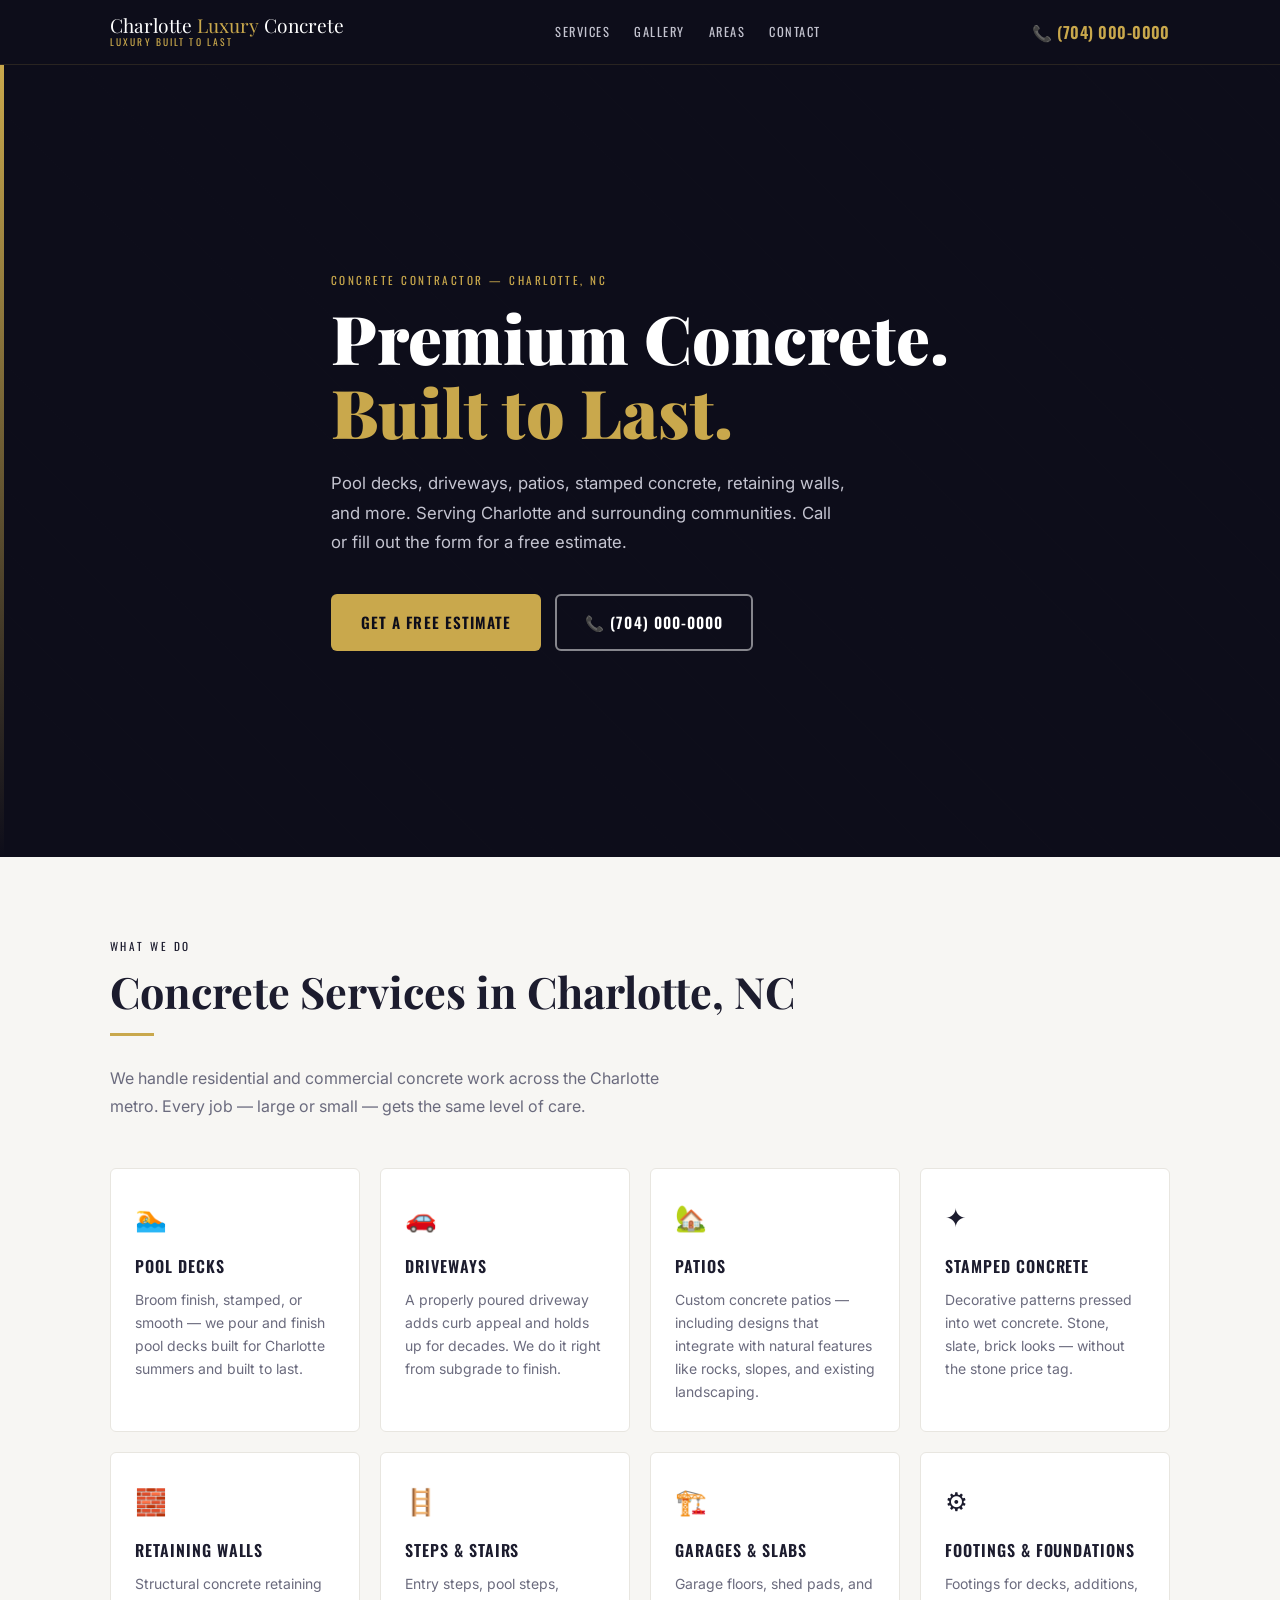
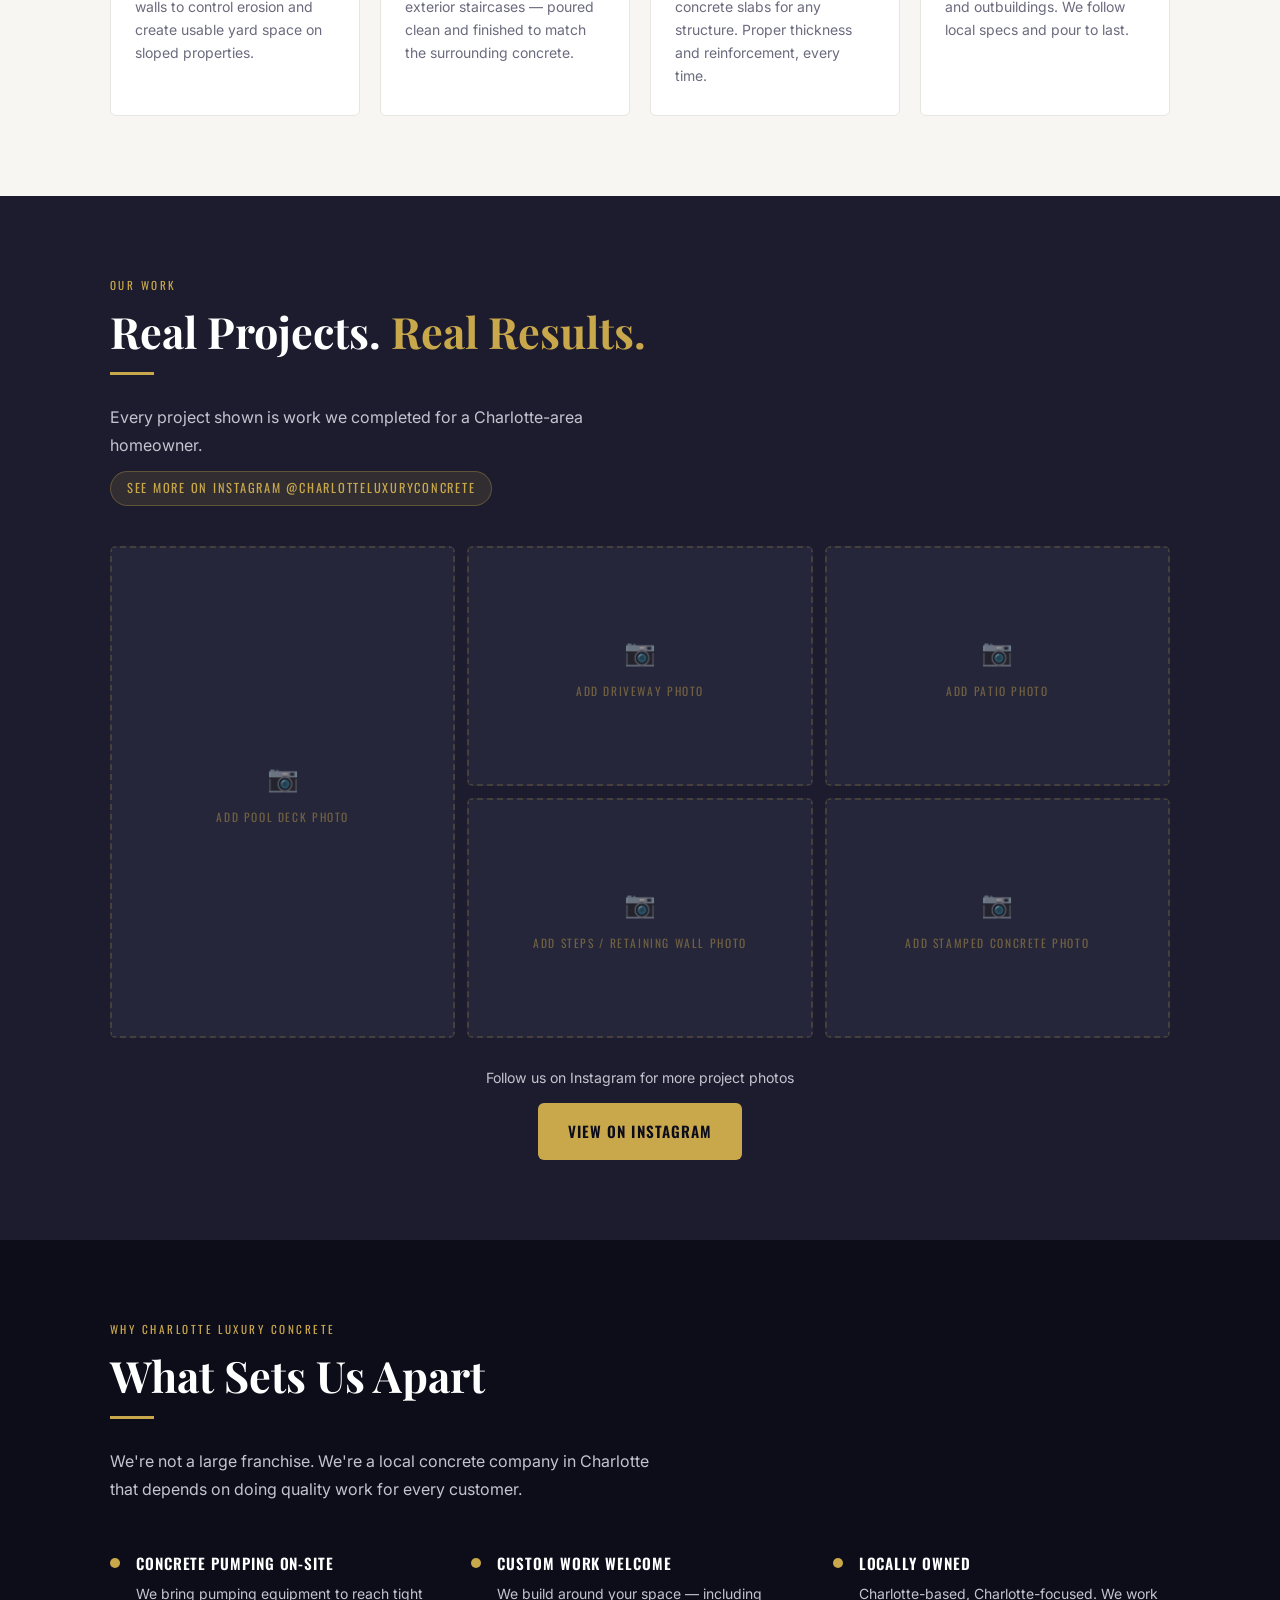
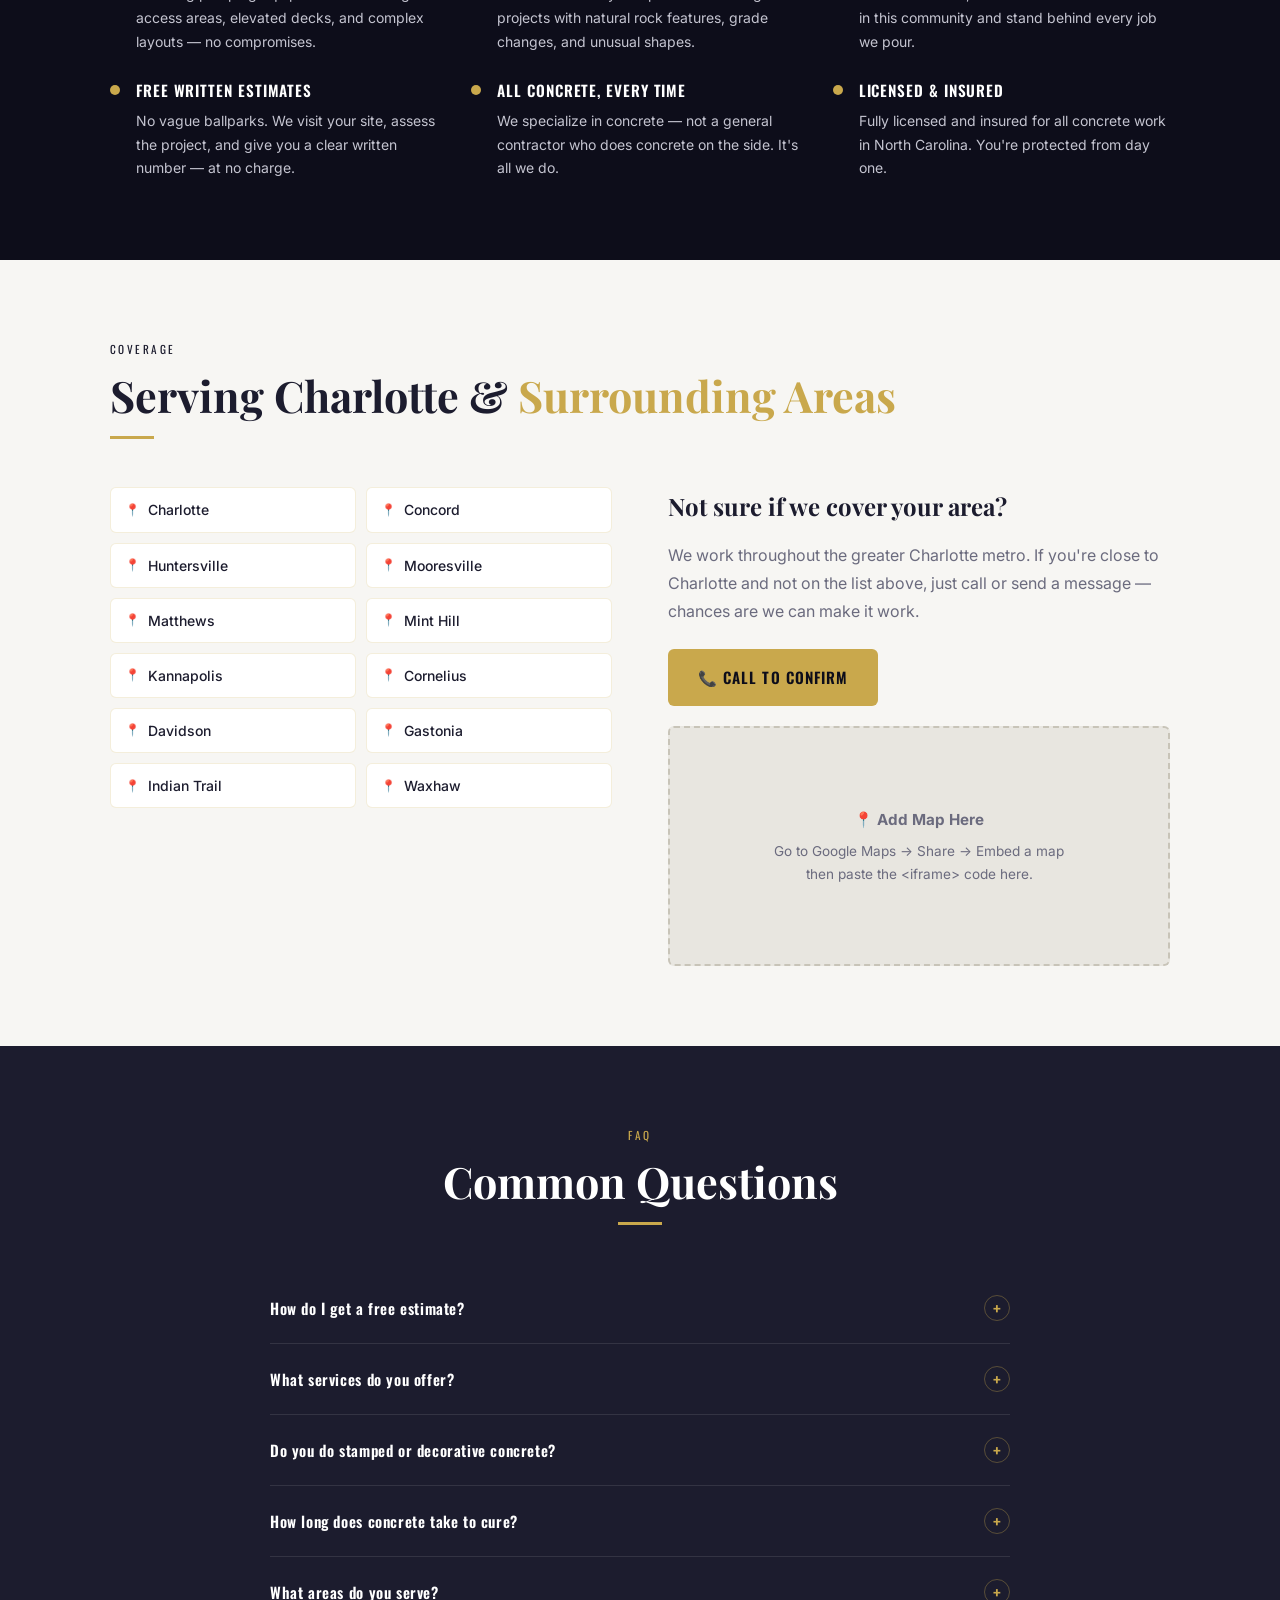
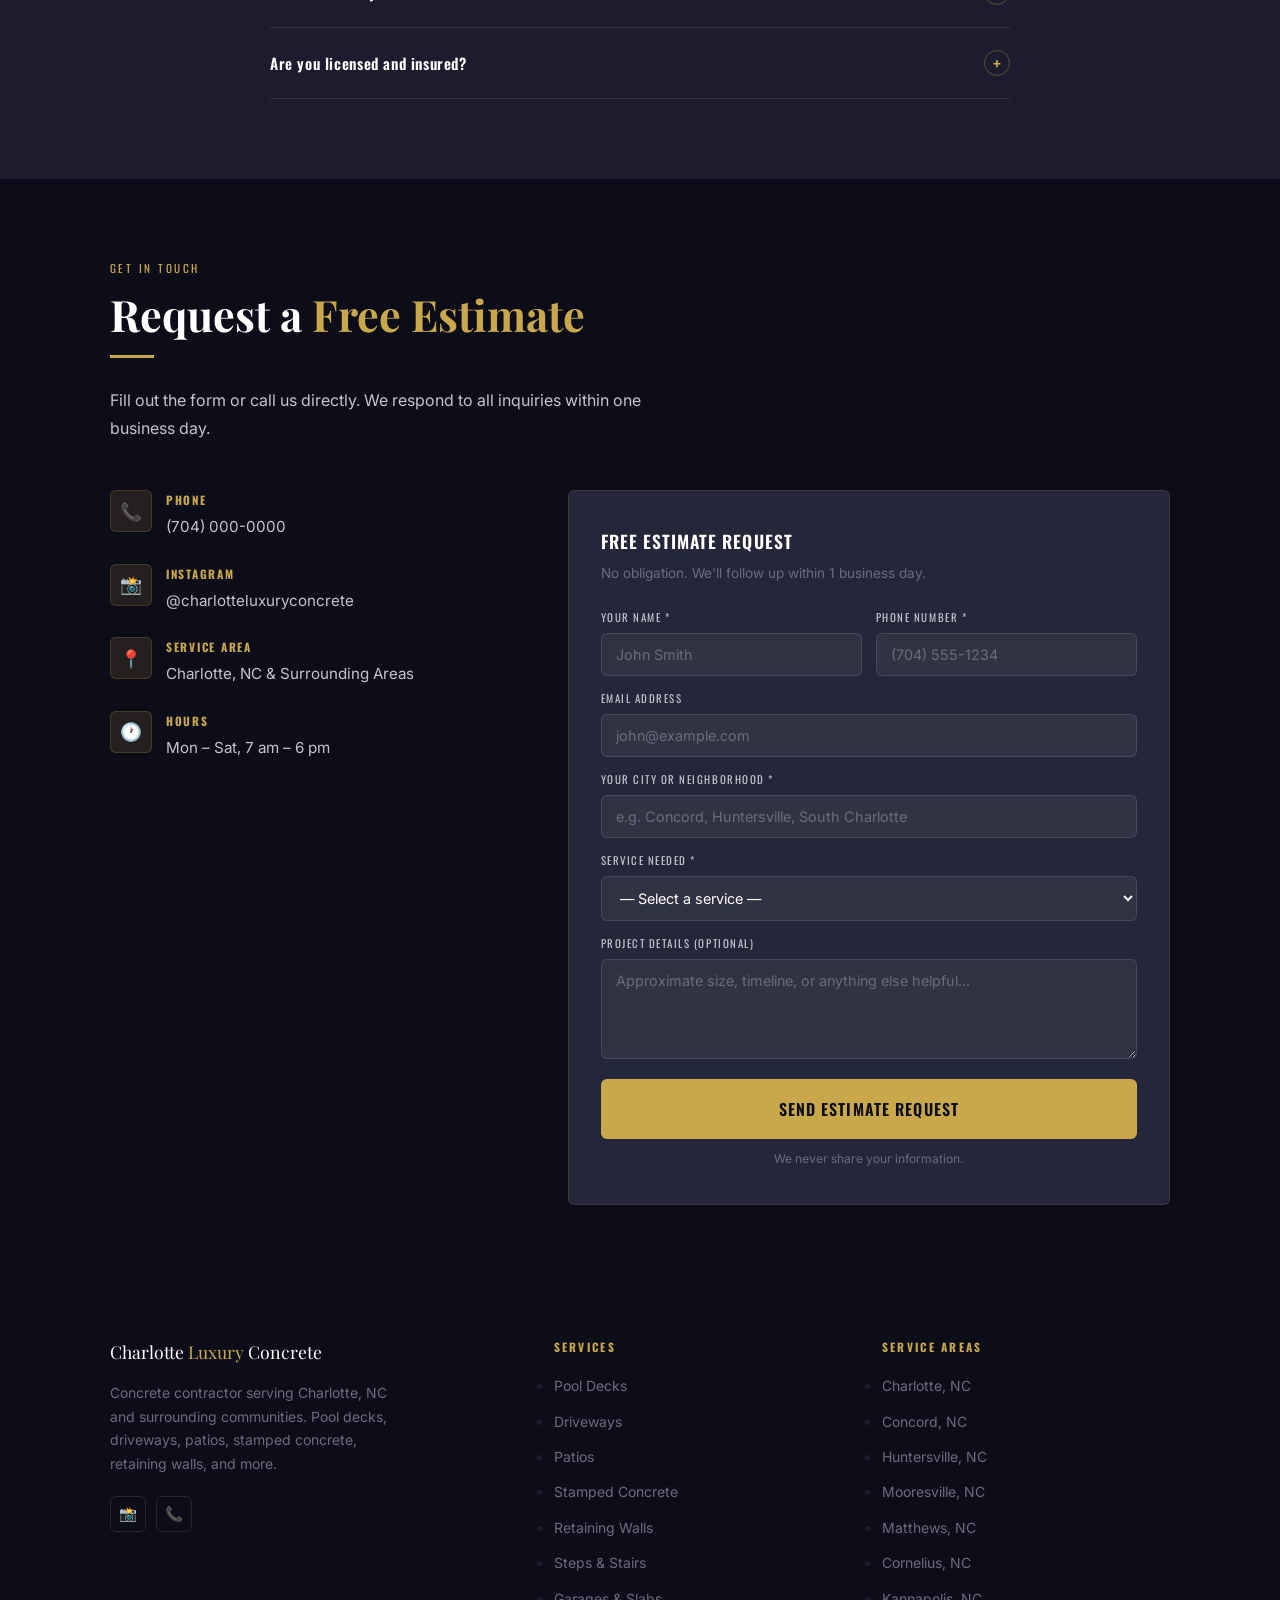
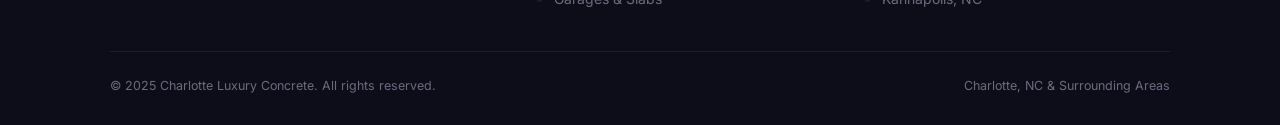
<file: charlotte-luxury-concrete.html>
<!DOCTYPE html>
<html lang="en">
<head>
  <meta charset="UTF-8" />
  <meta name="viewport" content="width=device-width, initial-scale=1.0" />

  <title>Charlotte Luxury Concrete | Concrete Contractor in Charlotte, NC</title>
  <meta name="description" content="Charlotte Luxury Concrete — concrete contractor serving Charlotte, NC and surrounding areas. Pool decks, driveways, patios, stamped concrete, retaining walls, and more. Call for a free estimate." />

  <!-- Local Business Schema -->
  <script type="application/ld+json">
  {
    "@context": "https://schema.org",
    "@type": "LocalBusiness",
    "name": "Charlotte Luxury Concrete",
    "telephone": "REPLACE-WITH-YOUR-NUMBER",
    "address": {
      "@type": "PostalAddress",
      "addressLocality": "Charlotte",
      "addressRegion": "NC",
      "addressCountry": "US"
    },
    "url": "https://charlotteluxuryconcrete.com",
    "sameAs": ["https://www.instagram.com/charlotteluxuryconcrete/"]
  }
  </script>

  <link rel="preconnect" href="https://fonts.googleapis.com" />
  <link rel="preconnect" href="https://fonts.gstatic.com" crossorigin />
  <link href="https://fonts.googleapis.com/css2?family=Playfair+Display:wght@700;900&family=Inter:wght@400;500;600&family=Oswald:wght@500;600&display=swap" rel="stylesheet" />

  <style>
    /* ── Tokens ── */
    :root {
      --navy:    #0d0d1a;
      --dark:    #1c1c2e;
      --dark2:   #26263a;
      --gold:    #c9a84c;
      --gold-lt: #e2c97a;
      --gray:    #6b6b7e;
      --gray-lt: #c4c4d0;
      --off:     #f7f6f3;
      --white:   #ffffff;
      --radius:  6px;
      --ease:    all .25s ease;

      --f-serif: 'Playfair Display', Georgia, serif;
      --f-sans:  'Inter', system-ui, sans-serif;
      --f-head:  'Oswald', 'Arial Narrow', sans-serif;
    }

    /* ── Reset ── */
    *, *::before, *::after { box-sizing: border-box; margin: 0; padding: 0; }
    html { scroll-behavior: smooth; }
    body { font-family: var(--f-sans); color: var(--dark); background: var(--white); line-height: 1.65; overflow-x: hidden; }
    img { max-width: 100%; display: block; }
    a { color: inherit; text-decoration: none; }

    /* ── Shared ── */
    .wrap { max-width: 1100px; margin: 0 auto; padding: 0 20px; }
    .sec  { padding: 80px 0; }
    .sec--dark { background: var(--dark);  color: var(--white); }
    .sec--navy { background: var(--navy); color: var(--white); }
    .sec--off  { background: var(--off); }

    .eyebrow {
      display: block;
      font-family: var(--f-head);
      font-size: .7rem;
      letter-spacing: .22em;
      text-transform: uppercase;
      color: var(--gold);
      margin-bottom: 12px;
    }
    .eyebrow--dark { color: var(--dark); }

    .sec-title {
      font-family: var(--f-serif);
      font-size: clamp(1.8rem, 4vw, 2.7rem);
      line-height: 1.15;
      margin-bottom: 16px;
    }
    .sec-sub {
      font-size: 1rem;
      color: var(--gray);
      max-width: 560px;
      line-height: 1.75;
    }
    .sec-sub--lt { color: var(--gray-lt); }

    .rule {
      width: 44px; height: 3px;
      background: var(--gold);
      margin-bottom: 28px;
    }
    .rule--center { margin-left: auto; margin-right: auto; }

    .btn {
      display: inline-flex;
      align-items: center;
      gap: 8px;
      padding: 14px 28px;
      border-radius: var(--radius);
      font-family: var(--f-head);
      font-size: .95rem;
      letter-spacing: .07em;
      text-transform: uppercase;
      font-weight: 600;
      border: 2px solid transparent;
      cursor: pointer;
      transition: var(--ease);
    }
    .btn-gold {
      background: var(--gold);
      color: var(--navy);
    }
    .btn-gold:hover { background: var(--gold-lt); transform: translateY(-1px); }
    .btn-ghost {
      background: transparent;
      color: var(--white);
      border-color: rgba(255,255,255,.5);
    }
    .btn-ghost:hover { background: var(--white); color: var(--navy); }
    .btn-dark {
      background: var(--dark);
      color: var(--white);
    }
    .btn-dark:hover { background: var(--dark2); }
    .gold { color: var(--gold); }

    /* ─────────────────────────────────────────
       HEADER
    ───────────────────────────────────────── */
    .site-header {
      position: sticky; top: 0; z-index: 900;
      background: var(--navy);
      border-bottom: 1px solid rgba(201,168,76,.15);
    }
    .header-inner {
      display: flex;
      align-items: center;
      justify-content: space-between;
      padding: 16px 20px;
      max-width: 1100px;
      margin: 0 auto;
      gap: 16px;
    }
    .brand {
      display: flex;
      flex-direction: column;
      line-height: 1;
    }
    .brand-name {
      font-family: var(--f-serif);
      font-size: 1.2rem;
      color: var(--white);
    }
    .brand-name span { color: var(--gold); }
    .brand-tag {
      font-family: var(--f-head);
      font-size: .6rem;
      letter-spacing: .22em;
      text-transform: uppercase;
      color: var(--gold);
      margin-top: 3px;
    }
    .header-phone {
      font-family: var(--f-head);
      font-size: 1rem;
      font-weight: 600;
      color: var(--gold);
      letter-spacing: .03em;
      white-space: nowrap;
    }
    .header-phone:hover { color: var(--gold-lt); }
    .header-nav {
      display: flex;
      align-items: center;
      gap: 24px;
    }
    .header-nav a {
      font-family: var(--f-head);
      font-size: .78rem;
      letter-spacing: .12em;
      text-transform: uppercase;
      color: var(--gray-lt);
      transition: var(--ease);
    }
    .header-nav a:hover { color: var(--gold); }

    /* ─────────────────────────────────────────
       1. HERO
    ───────────────────────────────────────── */
    .hero {
      position: relative;
      min-height: 88vh;
      display: flex;
      align-items: center;
      background: var(--navy);
      overflow: hidden;
    }

    /*
      ★ HERO BACKGROUND PHOTO
      Replace the gradient below with your actual photo:

        background-image:
          linear-gradient(to right, rgba(13,13,26,.92) 45%, rgba(13,13,26,.55) 100%),
          url('YOUR-PHOTO.jpg');
        background-size: cover;
        background-position: center;

      Best photo: a wide pool deck or driveway shot.
    */
    .hero-bg {
      position: absolute; inset: 0;
      background:
        linear-gradient(135deg, rgba(13,13,26,.97) 0%, rgba(13,13,26,.75) 100%),
        repeating-linear-gradient(45deg, rgba(201,168,76,.025) 0, rgba(201,168,76,.025) 1px, transparent 1px, transparent 44px);
    }
    .hero-stripe {
      position: absolute;
      top: 0; left: 0;
      width: 4px; height: 100%;
      background: linear-gradient(to bottom, var(--gold), transparent);
    }
    .hero-content {
      position: relative; z-index: 1;
      max-width: 680px;
    }
    .hero h1 {
      font-family: var(--f-serif);
      font-size: clamp(2.4rem, 6vw, 4.2rem);
      font-weight: 900;
      color: var(--white);
      line-height: 1.1;
      margin-bottom: 20px;
    }
    .hero h1 em {
      font-style: normal;
      color: var(--gold);
      display: block;
    }
    .hero-sub {
      font-size: 1.05rem;
      color: var(--gray-lt);
      line-height: 1.75;
      max-width: 520px;
      margin-bottom: 36px;
    }
    .hero-ctas {
      display: flex;
      gap: 14px;
      flex-wrap: wrap;
    }

    /* ─────────────────────────────────────────
       2. SERVICES
    ───────────────────────────────────────── */
    .services-grid {
      display: grid;
      grid-template-columns: repeat(auto-fill, minmax(230px, 1fr));
      gap: 20px;
      margin-top: 48px;
    }
    .svc-card {
      background: var(--white);
      border: 1px solid #e8e6e0;
      border-radius: var(--radius);
      padding: 28px 24px;
      transition: var(--ease);
      position: relative;
    }
    .svc-card::after {
      content: '';
      position: absolute;
      bottom: 0; left: 0; right: 0;
      height: 3px;
      background: var(--gold);
      border-radius: 0 0 var(--radius) var(--radius);
      transform: scaleX(0);
      transform-origin: left;
      transition: var(--ease);
    }
    .svc-card:hover { box-shadow: 0 6px 28px rgba(0,0,0,.1); transform: translateY(-3px); }
    .svc-card:hover::after { transform: scaleX(1); }
    .svc-icon { font-size: 1.6rem; margin-bottom: 14px; }
    .svc-card h3 {
      font-family: var(--f-head);
      font-size: 1rem;
      font-weight: 600;
      letter-spacing: .06em;
      text-transform: uppercase;
      color: var(--dark);
      margin-bottom: 8px;
    }
    .svc-card p {
      font-size: .875rem;
      color: var(--gray);
      line-height: 1.65;
    }

    /* ─────────────────────────────────────────
       3. GALLERY
    ───────────────────────────────────────── */
    .gallery-note {
      display: inline-block;
      background: rgba(201,168,76,.12);
      border: 1px solid rgba(201,168,76,.3);
      border-radius: 100px;
      padding: 6px 16px;
      font-size: .78rem;
      font-family: var(--f-head);
      letter-spacing: .14em;
      text-transform: uppercase;
      color: var(--gold);
      margin-top: 12px;
    }
    .gallery-grid {
      display: grid;
      grid-template-columns: repeat(3, 1fr);
      grid-auto-rows: 240px;
      gap: 12px;
      margin-top: 40px;
    }
    /* Tall first item */
    .gallery-item:nth-child(1) { grid-row: span 2; }

    .gallery-item {
      border-radius: var(--radius);
      overflow: hidden;
      position: relative;
      background: var(--dark2);
    }
    .gallery-item img {
      width: 100%; height: 100%;
      object-fit: cover;
      display: block;
      transition: transform .5s ease;
    }
    .gallery-item:hover img { transform: scale(1.04); }

    /*
      ★ GALLERY PLACEHOLDERS
      Each .gallery-ph div below is a placeholder.
      Replace the entire <div class="gallery-ph"> block with:
        <img src="YOUR-PHOTO.jpg" alt="Describe the project" />
      Use real project photos — pool decks, driveways, patios, etc.
    */
    .gallery-ph {
      width: 100%; height: 100%;
      display: flex;
      flex-direction: column;
      align-items: center;
      justify-content: center;
      gap: 8px;
      padding: 20px;
      text-align: center;
      border: 2px dashed rgba(201,168,76,.2);
      transition: transform .5s ease;
    }
    .gallery-item:hover .gallery-ph { transform: scale(1.04); }
    .gallery-ph-icon { font-size: 1.6rem; opacity: .5; }
    .gallery-ph-label {
      font-family: var(--f-head);
      font-size: .72rem;
      letter-spacing: .14em;
      text-transform: uppercase;
      color: rgba(201,168,76,.45);
    }

    .gallery-item .caption {
      position: absolute;
      bottom: 0; left: 0; right: 0;
      padding: 12px 16px;
      background: linear-gradient(transparent, rgba(0,0,0,.7));
      font-family: var(--f-head);
      font-size: .78rem;
      letter-spacing: .1em;
      text-transform: uppercase;
      color: var(--gold);
      opacity: 0;
      transition: var(--ease);
    }
    .gallery-item:hover .caption { opacity: 1; }

    .gallery-footer {
      margin-top: 28px;
      text-align: center;
    }
    .gallery-footer p {
      font-size: .88rem;
      color: var(--gray-lt);
      margin-bottom: 14px;
    }

    /* ─────────────────────────────────────────
       4. WHY CHOOSE US
    ───────────────────────────────────────── */
    .why-grid {
      display: grid;
      grid-template-columns: repeat(auto-fill, minmax(260px, 1fr));
      gap: 24px;
      margin-top: 48px;
    }
    .why-item {
      display: flex;
      gap: 16px;
      align-items: flex-start;
    }
    .why-dot {
      width: 10px; height: 10px;
      border-radius: 50%;
      background: var(--gold);
      flex-shrink: 0;
      margin-top: 7px;
    }
    .why-item h4 {
      font-family: var(--f-head);
      font-size: .95rem;
      font-weight: 600;
      letter-spacing: .06em;
      text-transform: uppercase;
      color: var(--white);
      margin-bottom: 6px;
    }
    .why-item p {
      font-size: .875rem;
      color: var(--gray-lt);
      line-height: 1.7;
    }

    /* ─────────────────────────────────────────
       5. SERVICE AREAS
    ───────────────────────────────────────── */
    .areas-inner {
      display: grid;
      grid-template-columns: 1fr 1fr;
      gap: 56px;
      align-items: start;
      margin-top: 48px;
    }
    .areas-list {
      display: grid;
      grid-template-columns: 1fr 1fr;
      gap: 10px;
    }
    .area-pill {
      padding: 10px 14px;
      border: 1px solid rgba(201,168,76,.2);
      border-radius: var(--radius);
      font-size: .875rem;
      font-weight: 500;
      color: var(--dark);
      background: var(--white);
      display: flex;
      align-items: center;
      gap: 8px;
    }
    .area-pill::before { content: '📍'; font-size: .75rem; }
    .areas-text p {
      color: var(--gray);
      line-height: 1.75;
      margin-bottom: 24px;
    }
    .areas-text h3 {
      font-family: var(--f-serif);
      font-size: 1.5rem;
      margin-bottom: 14px;
    }

    /*
      ★ MAP EMBED
      Replace the .map-placeholder div with a real Google Maps embed:

        1. Go to maps.google.com
        2. Search your business or city
        3. Click Share → Embed a map → Copy HTML
        4. Paste the <iframe ...> here, replacing .map-placeholder

      Example:
        <iframe
          src="https://www.google.com/maps/embed?pb=..."
          width="100%" height="280" style="border:0; border-radius:6px;"
          allowfullscreen loading="lazy">
        </iframe>
    */
    .map-placeholder {
      margin-top: 20px;
      width: 100%;
      height: 240px;
      background: #e8e6e0;
      border-radius: var(--radius);
      border: 2px dashed #c8c4b8;
      display: flex;
      flex-direction: column;
      align-items: center;
      justify-content: center;
      gap: 8px;
      font-size: .85rem;
      color: var(--gray);
      text-align: center;
      padding: 20px;
    }
    .map-placeholder strong { font-size: .95rem; }

    /* ─────────────────────────────────────────
       6. FAQ
    ───────────────────────────────────────── */
    .faq-list {
      max-width: 740px;
      margin: 48px auto 0;
    }
    .faq-item {
      border-bottom: 1px solid rgba(255,255,255,.1);
    }
    .faq-btn {
      width: 100%;
      background: none;
      border: none;
      text-align: left;
      padding: 22px 0;
      display: flex;
      justify-content: space-between;
      align-items: center;
      gap: 12px;
      cursor: pointer;
      font-family: var(--f-head);
      font-size: .95rem;
      font-weight: 600;
      letter-spacing: .04em;
      color: var(--white);
      transition: var(--ease);
    }
    .faq-btn:hover { color: var(--gold); }
    .faq-icon {
      width: 26px; height: 26px;
      flex-shrink: 0;
      border: 1px solid rgba(201,168,76,.35);
      border-radius: 50%;
      display: flex;
      align-items: center;
      justify-content: center;
      color: var(--gold);
      font-size: 1.1rem;
      transition: var(--ease);
    }
    .faq-item.open .faq-icon { transform: rotate(45deg); }
    .faq-answer {
      max-height: 0;
      overflow: hidden;
      transition: max-height .35s ease, padding .25s ease;
    }
    .faq-item.open .faq-answer {
      max-height: 260px;
      padding-bottom: 22px;
    }
    .faq-answer p {
      font-size: .9rem;
      color: var(--gray-lt);
      line-height: 1.75;
    }

    /* ─────────────────────────────────────────
       7. CONTACT / FORM
    ───────────────────────────────────────── */
    .contact-grid {
      display: grid;
      grid-template-columns: 1fr 1.5fr;
      gap: 56px;
      margin-top: 48px;
      align-items: start;
    }
    .contact-info { display: flex; flex-direction: column; gap: 24px; }
    .ci-row {
      display: flex;
      gap: 14px;
      align-items: flex-start;
    }
    .ci-icon {
      width: 42px; height: 42px;
      background: rgba(201,168,76,.12);
      border: 1px solid rgba(201,168,76,.2);
      border-radius: var(--radius);
      display: flex;
      align-items: center;
      justify-content: center;
      font-size: 1.1rem;
      flex-shrink: 0;
    }
    .ci-text strong {
      display: block;
      font-family: var(--f-head);
      font-size: .72rem;
      letter-spacing: .15em;
      text-transform: uppercase;
      color: var(--gold);
      margin-bottom: 4px;
    }
    .ci-text a, .ci-text span {
      font-size: .95rem;
      color: var(--gray-lt);
    }
    .ci-text a:hover { color: var(--gold); }

    /* ★ FORM — connect to Formspree or Netlify Forms (see comments below) */
    .form-box {
      background: var(--dark2);
      border: 1px solid rgba(201,168,76,.12);
      border-radius: var(--radius);
      padding: 36px 32px;
    }
    .form-box h3 {
      font-family: var(--f-head);
      font-size: 1.1rem;
      font-weight: 600;
      letter-spacing: .06em;
      text-transform: uppercase;
      color: var(--white);
      margin-bottom: 6px;
    }
    .form-box p.form-sub {
      font-size: .85rem;
      color: var(--gray);
      margin-bottom: 24px;
    }
    .f-row { display: grid; grid-template-columns: 1fr 1fr; gap: 14px; }
    .f-group { display: flex; flex-direction: column; gap: 6px; margin-bottom: 14px; }
    .f-group label {
      font-family: var(--f-head);
      font-size: .68rem;
      letter-spacing: .14em;
      text-transform: uppercase;
      color: var(--gray-lt);
    }
    .f-group input,
    .f-group select,
    .f-group textarea {
      background: rgba(255,255,255,.06);
      border: 1px solid rgba(255,255,255,.1);
      border-radius: var(--radius);
      padding: 12px 14px;
      color: var(--white);
      font-family: var(--f-sans);
      font-size: .9rem;
      width: 100%;
      transition: var(--ease);
    }
    .f-group input::placeholder,
    .f-group textarea::placeholder { color: var(--gray); }
    .f-group input:focus,
    .f-group select:focus,
    .f-group textarea:focus {
      outline: none;
      border-color: var(--gold);
    }
    .f-group select option { background: var(--dark); }
    .f-group textarea { resize: vertical; min-height: 100px; }
    .f-submit {
      width: 100%;
      justify-content: center;
      margin-top: 6px;
      font-size: 1rem;
      padding: 16px;
    }
    .f-note {
      text-align: center;
      font-size: .75rem;
      color: var(--gray);
      margin-top: 10px;
    }

    /* Success message (shown after submit) */
    .form-success {
      display: none;
      text-align: center;
      padding: 32px 0;
    }
    .form-success h4 {
      font-family: var(--f-serif);
      font-size: 1.4rem;
      color: var(--white);
      margin-bottom: 10px;
    }
    .form-success p { font-size: .9rem; color: var(--gray-lt); }

    /* ─────────────────────────────────────────
       8. FOOTER
    ───────────────────────────────────────── */
    .site-footer {
      background: var(--navy);
      padding: 52px 0 28px;
    }
    .footer-inner {
      display: grid;
      grid-template-columns: 1.4fr 1fr 1fr;
      gap: 40px;
      padding-bottom: 40px;
      border-bottom: 1px solid rgba(255,255,255,.07);
    }
    .footer-brand p {
      font-size: .875rem;
      color: var(--gray);
      line-height: 1.7;
      margin: 14px 0 20px;
      max-width: 300px;
    }
    .footer-social {
      display: flex;
      gap: 10px;
    }
    .footer-social a {
      width: 36px; height: 36px;
      border-radius: var(--radius);
      border: 1px solid rgba(255,255,255,.1);
      display: flex;
      align-items: center;
      justify-content: center;
      font-size: .9rem;
      color: var(--gray-lt);
      transition: var(--ease);
    }
    .footer-social a:hover { background: var(--gold); color: var(--navy); border-color: var(--gold); }

    .footer-col h4 {
      font-family: var(--f-head);
      font-size: .72rem;
      letter-spacing: .2em;
      text-transform: uppercase;
      color: var(--gold);
      margin-bottom: 16px;
    }
    .footer-col ul { display: flex; flex-direction: column; gap: 9px; }
    .footer-col ul li a {
      font-size: .875rem;
      color: var(--gray);
      transition: var(--ease);
    }
    .footer-col ul li a:hover { color: var(--gold); }

    .footer-bottom {
      padding-top: 24px;
      display: flex;
      justify-content: space-between;
      align-items: center;
      flex-wrap: wrap;
      gap: 12px;
      font-size: .78rem;
      color: var(--gray);
    }

    /* ─────────────────────────────────────────
       FLOATING CALL BUTTON — mobile only
    ───────────────────────────────────────── */
    .float-call {
      display: none;
      position: fixed;
      bottom: 20px;
      left: 50%;
      transform: translateX(-50%);
      z-index: 800;
      white-space: nowrap;
      box-shadow: 0 6px 28px rgba(201,168,76,.45);
      border-radius: 100px;
      padding: 15px 32px;
    }

    /* ─────────────────────────────────────────
       RESPONSIVE
    ───────────────────────────────────────── */
    @media (max-width: 900px) {
      .header-nav { display: none; }
      .areas-inner { grid-template-columns: 1fr; }
      .contact-grid { grid-template-columns: 1fr; }
      .footer-inner { grid-template-columns: 1fr 1fr; }
    }

    @media (max-width: 640px) {
      .sec { padding: 56px 0; }
      .gallery-grid {
        grid-template-columns: 1fr 1fr;
        grid-auto-rows: 180px;
      }
      .gallery-item:nth-child(1) { grid-row: span 1; }
      .areas-list { grid-template-columns: 1fr; }
      .f-row { grid-template-columns: 1fr; }
      .footer-inner { grid-template-columns: 1fr; }
      .footer-bottom { flex-direction: column; text-align: center; }
      .float-call { display: inline-flex; align-items: center; gap: 8px; }
    }

    @media (max-width: 420px) {
      .gallery-grid { grid-template-columns: 1fr; grid-auto-rows: 220px; }
      .hero-ctas { flex-direction: column; }
    }
  </style>
</head>
<body>

<!-- ─────────────────────────────────────────────────
     HEADER
───────────────────────────────────────────────── -->
<header class="site-header">
  <div class="header-inner">
    <a href="#" class="brand">
      <span class="brand-name">Charlotte <span>Luxury</span> Concrete</span>
      <span class="brand-tag">Luxury Built to Last</span>
    </a>
    <nav class="header-nav">
      <a href="#services">Services</a>
      <a href="#gallery">Gallery</a>
      <a href="#areas">Areas</a>
      <a href="#contact">Contact</a>
    </nav>
    <!-- ★ Replace with your real phone number throughout -->
    <a href="tel:7040000000" class="header-phone">📞 (704) 000-0000</a>
  </div>
</header>


<!-- ─────────────────────────────────────────────────
     1. HERO
───────────────────────────────────────────────── -->
<section class="hero">
  <div class="hero-bg"></div>
  <div class="hero-stripe"></div>
  <div class="wrap">
    <div class="hero-content">
      <span class="eyebrow">Concrete Contractor — Charlotte, NC</span>
      <h1>
        Premium Concrete.
        <em>Built to Last.</em>
      </h1>
      <p class="hero-sub">
        Pool decks, driveways, patios, stamped concrete, retaining walls, and more.
        Serving Charlotte and surrounding communities.
        Call or fill out the form for a free estimate.
      </p>
      <div class="hero-ctas">
        <a href="#contact" class="btn btn-gold">Get a Free Estimate</a>
        <a href="tel:7040000000" class="btn btn-ghost">📞 (704) 000-0000</a>
      </div>
    </div>
  </div>
</section>


<!-- ─────────────────────────────────────────────────
     2. SERVICES
───────────────────────────────────────────────── -->
<section class="sec sec--off" id="services">
  <div class="wrap">
    <span class="eyebrow eyebrow--dark">What We Do</span>
    <h2 class="sec-title">Concrete Services in Charlotte, NC</h2>
    <div class="rule"></div>
    <p class="sec-sub">
      We handle residential and commercial concrete work across the Charlotte metro.
      Every job — large or small — gets the same level of care.
    </p>

    <div class="services-grid">

      <div class="svc-card">
        <div class="svc-icon">🏊</div>
        <h3>Pool Decks</h3>
        <p>Broom finish, stamped, or smooth — we pour and finish pool decks built for Charlotte summers and built to last.</p>
      </div>

      <div class="svc-card">
        <div class="svc-icon">🚗</div>
        <h3>Driveways</h3>
        <p>A properly poured driveway adds curb appeal and holds up for decades. We do it right from subgrade to finish.</p>
      </div>

      <div class="svc-card">
        <div class="svc-icon">🏡</div>
        <h3>Patios</h3>
        <p>Custom concrete patios — including designs that integrate with natural features like rocks, slopes, and existing landscaping.</p>
      </div>

      <div class="svc-card">
        <div class="svc-icon">✦</div>
        <h3>Stamped Concrete</h3>
        <p>Decorative patterns pressed into wet concrete. Stone, slate, brick looks — without the stone price tag.</p>
      </div>

      <div class="svc-card">
        <div class="svc-icon">🧱</div>
        <h3>Retaining Walls</h3>
        <p>Structural concrete retaining walls to control erosion and create usable yard space on sloped properties.</p>
      </div>

      <div class="svc-card">
        <div class="svc-icon">🪜</div>
        <h3>Steps &amp; Stairs</h3>
        <p>Entry steps, pool steps, exterior staircases — poured clean and finished to match the surrounding concrete.</p>
      </div>

      <div class="svc-card">
        <div class="svc-icon">🏗️</div>
        <h3>Garages &amp; Slabs</h3>
        <p>Garage floors, shed pads, and concrete slabs for any structure. Proper thickness and reinforcement, every time.</p>
      </div>

      <div class="svc-card">
        <div class="svc-icon">⚙️</div>
        <h3>Footings &amp; Foundations</h3>
        <p>Footings for decks, additions, and outbuildings. We follow local specs and pour to last.</p>
      </div>

    </div>
  </div>
</section>


<!-- ─────────────────────────────────────────────────
     3. GALLERY
     ★ Replace each .gallery-ph block with a real <img> tag.
       Example:
         <img src="pool-deck-charlotte.jpg" alt="Broom finish pool deck in Charlotte, NC" />
───────────────────────────────────────────────── -->
<section class="sec sec--dark" id="gallery">
  <div class="wrap">
    <span class="eyebrow">Our Work</span>
    <h2 class="sec-title">Real Projects. <span class="gold">Real Results.</span></h2>
    <div class="rule"></div>
    <p class="sec-sub sec-sub--lt">
      Every project shown is work we completed for a Charlotte-area homeowner.
    </p>
    <a href="https://www.instagram.com/charlotteluxuryconcrete/" target="_blank" class="gallery-note">
      See more on Instagram @charlotteluxuryconcrete
    </a>

    <div class="gallery-grid">

      <!-- Item 1 (tall) -->
      <div class="gallery-item">
        <!-- Replace this block with: <img src="YOUR-PHOTO.jpg" alt="Pool deck Charlotte NC" /> -->
        <div class="gallery-ph">
          <span class="gallery-ph-icon">📷</span>
          <span class="gallery-ph-label">Add Pool Deck Photo</span>
        </div>
        <div class="caption">Pool Deck</div>
      </div>

      <!-- Item 2 -->
      <div class="gallery-item">
        <div class="gallery-ph">
          <span class="gallery-ph-icon">📷</span>
          <span class="gallery-ph-label">Add Driveway Photo</span>
        </div>
        <div class="caption">Driveway</div>
      </div>

      <!-- Item 3 -->
      <div class="gallery-item">
        <div class="gallery-ph">
          <span class="gallery-ph-icon">📷</span>
          <span class="gallery-ph-label">Add Patio Photo</span>
        </div>
        <div class="caption">Patio</div>
      </div>

      <!-- Item 4 -->
      <div class="gallery-item">
        <div class="gallery-ph">
          <span class="gallery-ph-icon">📷</span>
          <span class="gallery-ph-label">Add Steps / Retaining Wall Photo</span>
        </div>
        <div class="caption">Steps &amp; Retaining Wall</div>
      </div>

      <!-- Item 5 -->
      <div class="gallery-item">
        <div class="gallery-ph">
          <span class="gallery-ph-icon">📷</span>
          <span class="gallery-ph-label">Add Stamped Concrete Photo</span>
        </div>
        <div class="caption">Stamped Concrete</div>
      </div>

    </div>

    <div class="gallery-footer">
      <p>Follow us on Instagram for more project photos</p>
      <a href="https://www.instagram.com/charlotteluxuryconcrete/" target="_blank" class="btn btn-gold">
        View on Instagram
      </a>
    </div>
  </div>
</section>


<!-- ─────────────────────────────────────────────────
     4. WHY CHOOSE US
───────────────────────────────────────────────── -->
<section class="sec sec--navy" id="why-us">
  <div class="wrap">
    <span class="eyebrow">Why Charlotte Luxury Concrete</span>
    <h2 class="sec-title">What Sets Us Apart</h2>
    <div class="rule"></div>
    <p class="sec-sub sec-sub--lt">
      We're not a large franchise. We're a local concrete company in Charlotte that
      depends on doing quality work for every customer.
    </p>

    <div class="why-grid">

      <div class="why-item">
        <div class="why-dot"></div>
        <div>
          <h4>Concrete Pumping On-Site</h4>
          <p>We bring pumping equipment to reach tight access areas, elevated decks, and complex layouts — no compromises.</p>
        </div>
      </div>

      <div class="why-item">
        <div class="why-dot"></div>
        <div>
          <h4>Custom Work Welcome</h4>
          <p>We build around your space — including projects with natural rock features, grade changes, and unusual shapes.</p>
        </div>
      </div>

      <div class="why-item">
        <div class="why-dot"></div>
        <div>
          <h4>Locally Owned</h4>
          <p>Charlotte-based, Charlotte-focused. We work in this community and stand behind every job we pour.</p>
        </div>
      </div>

      <div class="why-item">
        <div class="why-dot"></div>
        <div>
          <h4>Free Written Estimates</h4>
          <p>No vague ballparks. We visit your site, assess the project, and give you a clear written number — at no charge.</p>
        </div>
      </div>

      <div class="why-item">
        <div class="why-dot"></div>
        <div>
          <h4>All Concrete, Every Time</h4>
          <p>We specialize in concrete — not a general contractor who does concrete on the side. It's all we do.</p>
        </div>
      </div>

      <div class="why-item">
        <div class="why-dot"></div>
        <div>
          <h4>Licensed &amp; Insured</h4>
          <p>Fully licensed and insured for all concrete work in North Carolina. You're protected from day one.</p>
        </div>
      </div>

    </div>
  </div>
</section>


<!-- ─────────────────────────────────────────────────
     5. SERVICE AREAS
───────────────────────────────────────────────── -->
<section class="sec sec--off" id="areas">
  <div class="wrap">
    <span class="eyebrow eyebrow--dark">Coverage</span>
    <h2 class="sec-title">Serving Charlotte &amp; <span class="gold">Surrounding Areas</span></h2>
    <div class="rule"></div>

    <div class="areas-inner">
      <div class="areas-list">
        <div class="area-pill">Charlotte</div>
        <div class="area-pill">Concord</div>
        <div class="area-pill">Huntersville</div>
        <div class="area-pill">Mooresville</div>
        <div class="area-pill">Matthews</div>
        <div class="area-pill">Mint Hill</div>
        <div class="area-pill">Kannapolis</div>
        <div class="area-pill">Cornelius</div>
        <div class="area-pill">Davidson</div>
        <div class="area-pill">Gastonia</div>
        <div class="area-pill">Indian Trail</div>
        <div class="area-pill">Waxhaw</div>
      </div>

      <div class="areas-text">
        <h3>Not sure if we cover your area?</h3>
        <p>
          We work throughout the greater Charlotte metro. If you're close to Charlotte
          and not on the list above, just call or send a message — chances are we can make it work.
        </p>
        <a href="tel:7040000000" class="btn btn-gold">📞 Call to Confirm</a>

        <!--
          ★ MAP EMBED — replace this div with a Google Maps iframe:
          1. Go to maps.google.com and search "Charlotte, NC"
          2. Click Share → Embed a map → Copy HTML
          3. Delete the .map-placeholder div and paste the <iframe> here
        -->
        <div class="map-placeholder">
          <strong>📍 Add Map Here</strong>
          Go to Google Maps → Share → Embed a map<br>
          then paste the &lt;iframe&gt; code here.
        </div>
      </div>
    </div>
  </div>
</section>


<!-- ─────────────────────────────────────────────────
     6. FAQ
───────────────────────────────────────────────── -->
<section class="sec sec--dark" id="faq">
  <div class="wrap">
    <div style="text-align:center;">
      <span class="eyebrow">FAQ</span>
      <h2 class="sec-title">Common Questions</h2>
      <div class="rule rule--center"></div>
    </div>

    <div class="faq-list">

      <div class="faq-item">
        <button class="faq-btn" onclick="faq(this)">
          How do I get a free estimate?
          <span class="faq-icon">+</span>
        </button>
        <div class="faq-answer">
          <p>Fill out the contact form below, call us directly, or DM us on Instagram. We'll set up a time to see the project in person and provide a written estimate at no cost and no obligation.</p>
        </div>
      </div>

      <div class="faq-item">
        <button class="faq-btn" onclick="faq(this)">
          What services do you offer?
          <span class="faq-icon">+</span>
        </button>
        <div class="faq-answer">
          <p>We handle pool decks, driveways, patios, stamped concrete, retaining walls, steps, garages, slabs, and footings. If it's concrete and in the Charlotte area, we can most likely help.</p>
        </div>
      </div>

      <div class="faq-item">
        <button class="faq-btn" onclick="faq(this)">
          Do you do stamped or decorative concrete?
          <span class="faq-icon">+</span>
        </button>
        <div class="faq-answer">
          <p>Yes — stamped concrete is one of our most popular services. We can replicate the look of stone, slate, or brick on driveways, patios, and pool decks.</p>
        </div>
      </div>

      <div class="faq-item">
        <button class="faq-btn" onclick="faq(this)">
          How long does concrete take to cure?
          <span class="faq-icon">+</span>
        </button>
        <div class="faq-answer">
          <p>Concrete is typically safe for foot traffic in 3–5 days and reaches full strength around 28 days. We'll give you specific guidance for your project before we finish the job.</p>
        </div>
      </div>

      <div class="faq-item">
        <button class="faq-btn" onclick="faq(this)">
          What areas do you serve?
          <span class="faq-icon">+</span>
        </button>
        <div class="faq-answer">
          <p>We serve Charlotte and the surrounding communities — including Concord, Huntersville, Mooresville, Matthews, Mint Hill, Kannapolis, Cornelius, and more. Call to confirm if you're outside those areas.</p>
        </div>
      </div>

      <div class="faq-item">
        <button class="faq-btn" onclick="faq(this)">
          Are you licensed and insured?
          <span class="faq-icon">+</span>
        </button>
        <div class="faq-answer">
          <p>Yes. We're fully licensed and insured for concrete work in North Carolina.</p>
        </div>
      </div>

    </div>
  </div>
</section>


<!-- ─────────────────────────────────────────────────
     7. CONTACT FORM

     ★ TO CONNECT THE FORM — two easy options:

     OPTION A — Formspree (free, recommended):
       1. Go to formspree.io and create a free account
       2. Create a new form — you'll get a URL like:
            https://formspree.io/f/abcdefgh
       3. Replace "YOUR_FORMSPREE_ID" in the form action below with that URL
       4. Remove the onsubmit="..." attribute from the <form> tag
       5. Done — submissions go straight to your email

     OPTION B — Netlify Forms (if hosting on Netlify, also free):
       1. Add  data-netlify="true"  to the <form> tag
       2. Netlify detects it automatically on deploy
       3. Submissions appear in your Netlify dashboard + email

───────────────────────────────────────────────── -->
<section class="sec sec--navy" id="contact">
  <div class="wrap">
    <span class="eyebrow">Get in Touch</span>
    <h2 class="sec-title">Request a <span class="gold">Free Estimate</span></h2>
    <div class="rule"></div>
    <p class="sec-sub sec-sub--lt">
      Fill out the form or call us directly. We respond to all inquiries within one business day.
    </p>

    <div class="contact-grid">

      <div class="contact-info">
        <div class="ci-row">
          <div class="ci-icon">📞</div>
          <div class="ci-text">
            <strong>Phone</strong>
            <a href="tel:7040000000">(704) 000-0000</a>
          </div>
        </div>
        <div class="ci-row">
          <div class="ci-icon">📸</div>
          <div class="ci-text">
            <strong>Instagram</strong>
            <a href="https://www.instagram.com/charlotteluxuryconcrete/" target="_blank">@charlotteluxuryconcrete</a>
          </div>
        </div>
        <div class="ci-row">
          <div class="ci-icon">📍</div>
          <div class="ci-text">
            <strong>Service Area</strong>
            <span>Charlotte, NC &amp; Surrounding Areas</span>
          </div>
        </div>
        <div class="ci-row">
          <div class="ci-icon">🕐</div>
          <div class="ci-text">
            <!-- ★ Update hours to match your actual availability -->
            <strong>Hours</strong>
            <span>Mon – Sat, 7 am – 6 pm</span>
          </div>
        </div>
      </div>

      <div class="form-box">
        <h3>Free Estimate Request</h3>
        <p class="form-sub">No obligation. We'll follow up within 1 business day.</p>

        <!--
          ★ FORMSPREE: Change action="YOUR_FORMSPREE_URL" to your actual Formspree form URL.
               Example: action="https://formspree.io/f/abcdefgh"
          ★ NETLIFY:   Add data-netlify="true" to this <form> tag instead.
          ★ Remove the onsubmit attribute once you've connected a real backend.
        -->
        <form
          id="estimate-form"
          action="YOUR_FORMSPREE_URL"
          method="POST"
          onsubmit="handleSubmit(event)"
        >

          <!-- Hidden field for Formspree spam filtering -->
          <input type="hidden" name="_subject" value="New Estimate Request — Charlotte Luxury Concrete" />
          <input type="text" name="_gotcha" style="display:none" />

          <div class="f-row">
            <div class="f-group">
              <label for="name">Your Name *</label>
              <input type="text" id="name" name="name" placeholder="John Smith" required />
            </div>
            <div class="f-group">
              <label for="phone">Phone Number *</label>
              <input type="tel" id="phone" name="phone" placeholder="(704) 555-1234" required />
            </div>
          </div>

          <div class="f-group">
            <label for="email">Email Address</label>
            <input type="email" id="email" name="email" placeholder="john@example.com" />
          </div>

          <div class="f-group">
            <label for="city">Your City or Neighborhood *</label>
            <input type="text" id="city" name="city" placeholder="e.g. Concord, Huntersville, South Charlotte" required />
          </div>

          <div class="f-group">
            <label for="service">Service Needed *</label>
            <select id="service" name="service" required>
              <option value="">— Select a service —</option>
              <option>Pool Deck</option>
              <option>Driveway</option>
              <option>Patio</option>
              <option>Stamped Concrete</option>
              <option>Retaining Wall</option>
              <option>Steps / Stairs</option>
              <option>Garage / Slab</option>
              <option>Footings</option>
              <option>Not sure — need advice</option>
            </select>
          </div>

          <div class="f-group">
            <label for="message">Project Details (optional)</label>
            <textarea id="message" name="message" placeholder="Approximate size, timeline, or anything else helpful..."></textarea>
          </div>

          <button type="submit" class="btn btn-gold f-submit">
            Send Estimate Request
          </button>
          <p class="f-note">We never share your information.</p>
        </form>

        <!-- Shown after successful submission -->
        <div class="form-success" id="form-success">
          <h4>Request Received!</h4>
          <p>We'll be in touch within one business day.<br>You can also reach us directly at <a href="tel:7040000000" style="color:var(--gold)">(704) 000-0000</a>.</p>
        </div>
      </div>

    </div>
  </div>
</section>


<!-- ─────────────────────────────────────────────────
     8. FOOTER
───────────────────────────────────────────────── -->
<footer class="site-footer">
  <div class="wrap">
    <div class="footer-inner">

      <div class="footer-brand">
        <span class="brand-name" style="font-family:var(--f-serif);font-size:1.1rem;color:var(--white);">
          Charlotte <span style="color:var(--gold)">Luxury</span> Concrete
        </span>
        <p>Concrete contractor serving Charlotte, NC and surrounding communities. Pool decks, driveways, patios, stamped concrete, retaining walls, and more.</p>
        <div class="footer-social">
          <a href="https://www.instagram.com/charlotteluxuryconcrete/" target="_blank" title="Instagram">📸</a>
          <a href="tel:7040000000" title="Call Us">📞</a>
        </div>
      </div>

      <div class="footer-col">
        <h4>Services</h4>
        <ul>
          <li><a href="#services">Pool Decks</a></li>
          <li><a href="#services">Driveways</a></li>
          <li><a href="#services">Patios</a></li>
          <li><a href="#services">Stamped Concrete</a></li>
          <li><a href="#services">Retaining Walls</a></li>
          <li><a href="#services">Steps &amp; Stairs</a></li>
          <li><a href="#services">Garages &amp; Slabs</a></li>
        </ul>
      </div>

      <div class="footer-col">
        <h4>Service Areas</h4>
        <ul>
          <li><a href="#areas">Charlotte, NC</a></li>
          <li><a href="#areas">Concord, NC</a></li>
          <li><a href="#areas">Huntersville, NC</a></li>
          <li><a href="#areas">Mooresville, NC</a></li>
          <li><a href="#areas">Matthews, NC</a></li>
          <li><a href="#areas">Cornelius, NC</a></li>
          <li><a href="#areas">Kannapolis, NC</a></li>
        </ul>
      </div>

    </div>
    <div class="footer-bottom">
      <span>© 2025 Charlotte Luxury Concrete. All rights reserved.</span>
      <span>Charlotte, NC &amp; Surrounding Areas</span>
    </div>
  </div>
</footer>

<!-- Mobile floating call button -->
<a href="tel:7040000000" class="btn btn-gold float-call">📞 Call for Free Estimate</a>


<!-- ─────────────────────────────────────────────────
     JAVASCRIPT — minimal
───────────────────────────────────────────────── -->
<script>
  // FAQ accordion
  function faq(btn) {
    const item = btn.closest('.faq-item');
    const open = item.classList.contains('open');
    document.querySelectorAll('.faq-item.open').forEach(el => el.classList.remove('open'));
    if (!open) item.classList.add('open');
  }

  // Form submission handler
  // This runs when there is NO real backend connected yet (action="YOUR_FORMSPREE_URL").
  // Once you set a real Formspree/Netlify action, REMOVE the onsubmit attribute from the
  // <form> tag and DELETE this function — the form will submit normally.
  function handleSubmit(e) {
    const form = document.getElementById('estimate-form');
    const action = form.getAttribute('action');

    // If Formspree is connected, let it submit normally
    if (action && action !== 'YOUR_FORMSPREE_URL') return;

    // Otherwise show the placeholder confirmation
    e.preventDefault();
    form.style.display = 'none';
    document.getElementById('form-success').style.display = 'block';
  }
</script>

</body>
</html>
</file>
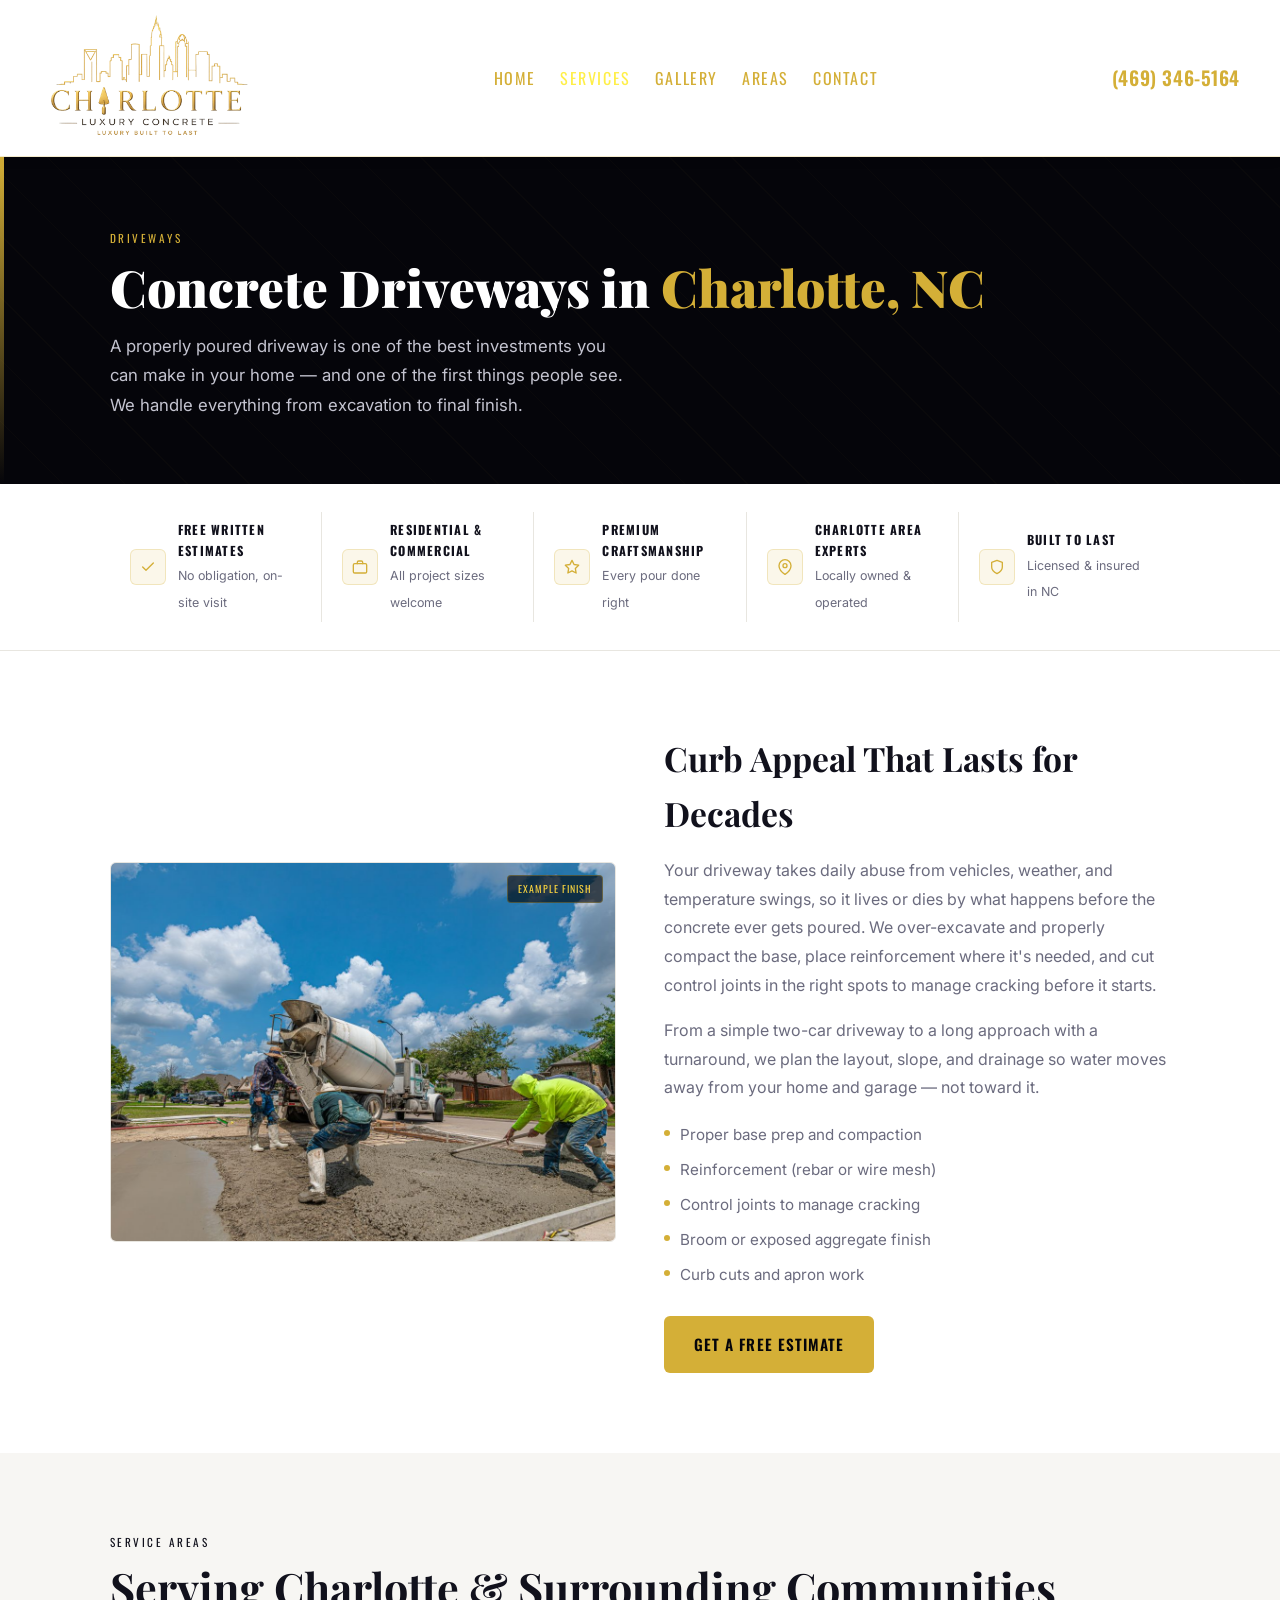
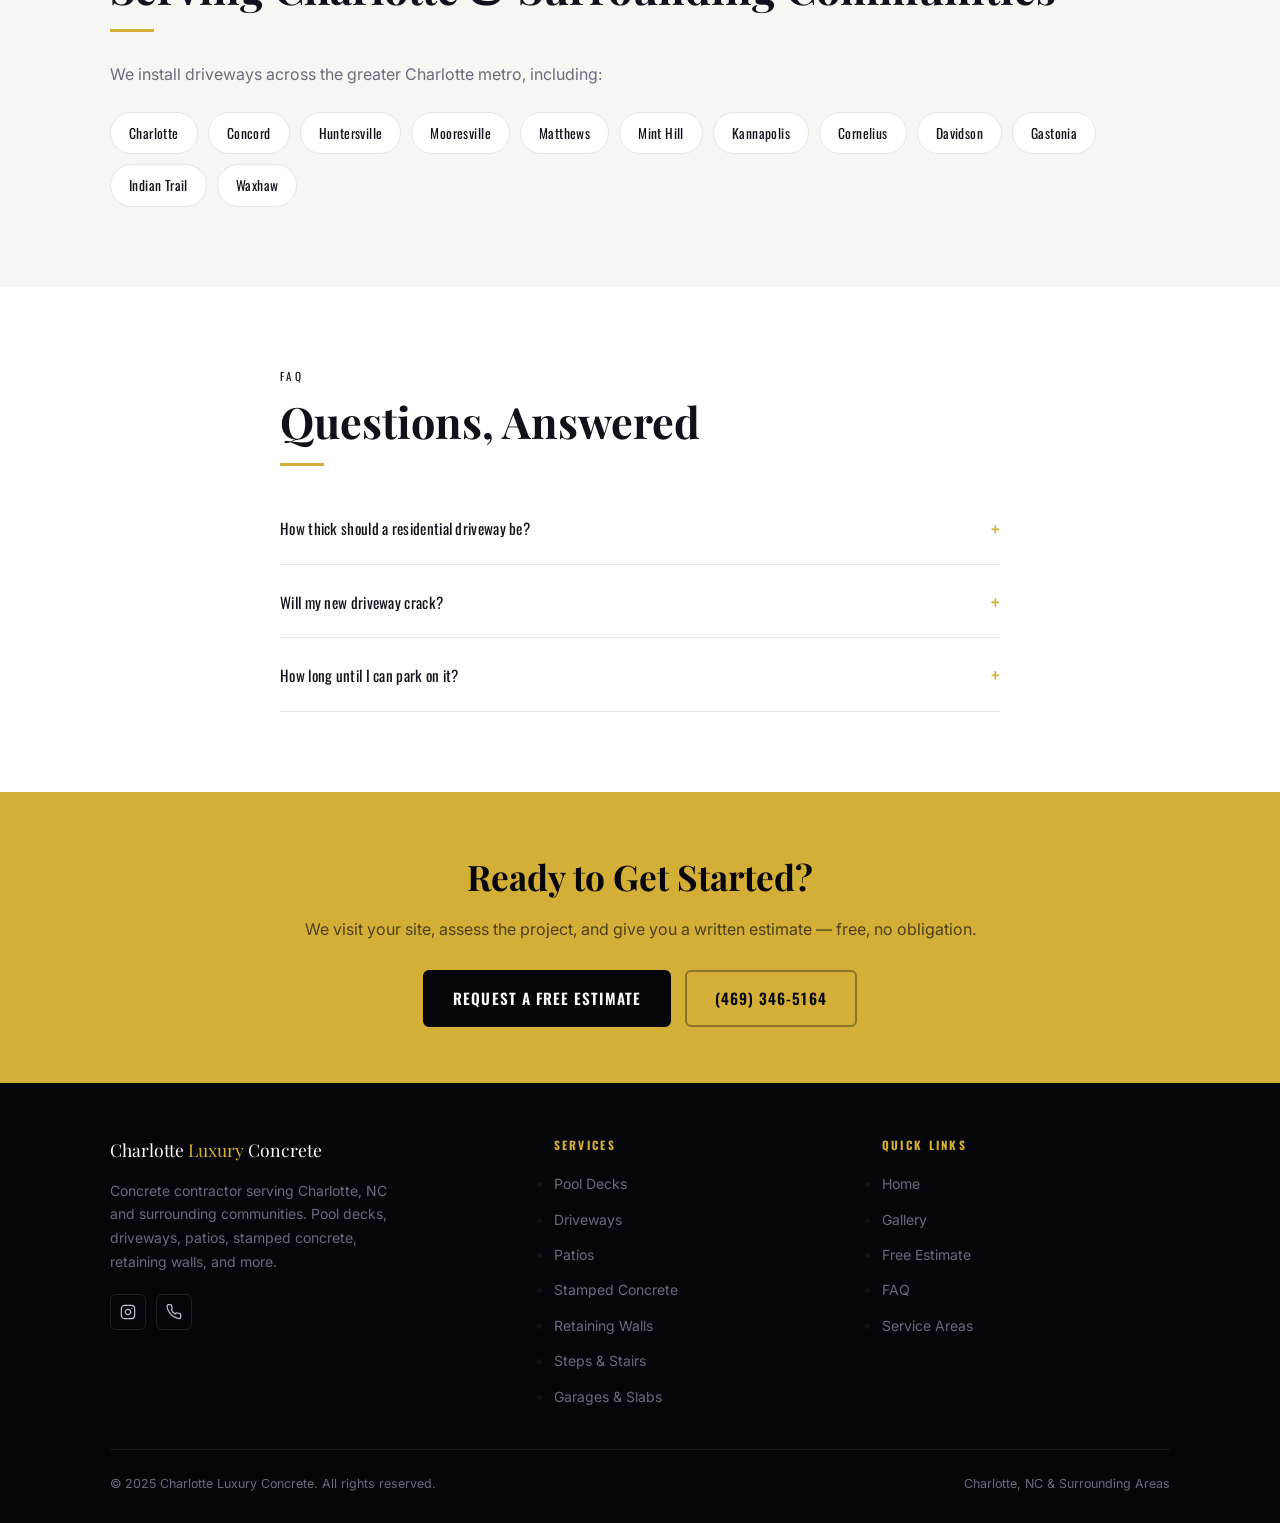
<file: concrete-driveways-charlotte-nc.html>
<!DOCTYPE html>
<html lang="en">
<head>
  <meta charset="UTF-8" />
  <meta name="viewport" content="width=device-width, initial-scale=1.0" />
  <title>Concrete Driveways Charlotte, NC | Charlotte Luxury Concrete</title>
  <meta name="description" content="Durable concrete driveways in Charlotte, NC — proper base prep, reinforcement, and clean finish work. Free written estimates. Call (469) 346-5164." />
  <link rel="preconnect" href="https://fonts.googleapis.com" />
  <link rel="preconnect" href="https://fonts.gstatic.com" crossorigin />
  <link href="https://fonts.googleapis.com/css2?family=Playfair+Display:wght@700;900&family=Inter:wght@400;500;600&family=Oswald:wght@500;600&display=swap" rel="stylesheet" />
  <link rel="stylesheet" href="style.css" />
</head>
<body>

<header class="site-header">
  <div class="header-inner">
    <a href="index.html" class="brand">
      <img src="logo.png" alt="Charlotte Luxury Concrete" class="brand-logo"
           onerror="this.style.display='none';this.nextElementSibling.style.display='block'"/>
      <span style="display:none;font-family:var(--f-serif);font-size:1rem;color:var(--white);">Charlotte <span style="color:var(--gold)">Luxury</span> Concrete</span>
    </a>
    <nav class="header-nav">
      <a href="index.html">Home</a>
      <a href="services.html" class="active">Services</a>
      <a href="gallery.html">Gallery</a>
      <a href="index.html#areas">Areas</a>
      <a href="contact.html">Contact</a>
    </nav>
    <a href="tel:4693465164" class="header-phone">(469) 346-5164</a>
    <button class="nav-toggle" aria-label="Toggle menu" aria-expanded="false"><span></span><span></span><span></span></button>
  </div>
</header>


<section class="page-hero">
  <div class="page-hero-stripe"></div>
  <div class="wrap page-hero-content">
    <span class="eyebrow">Driveways</span>
    <h1>Concrete Driveways in <span class="gold">Charlotte, NC</span></h1>
    <p>A properly poured driveway is one of the best investments you can make in your home — and one of the first things people see. We handle everything from excavation to final finish.</p>
  </div>
</section>


<div class="trust-bar">
  <div class="wrap">
    <div class="trust-bar-inner">

      <div class="trust-point">
        <div class="trust-icon">
          <svg width="16" height="16" viewBox="0 0 24 24" fill="none" stroke="var(--gold)" stroke-width="2" stroke-linecap="round" stroke-linejoin="round"><polyline points="20 6 9 17 4 12"/></svg>
        </div>
        <div class="trust-text">
          <strong>Free Written Estimates</strong>
          <span>No obligation, on-site visit</span>
        </div>
      </div>

      <div class="trust-point">
        <div class="trust-icon">
          <svg width="16" height="16" viewBox="0 0 24 24" fill="none" stroke="var(--gold)" stroke-width="2" stroke-linecap="round" stroke-linejoin="round"><rect x="2" y="7" width="20" height="14" rx="2"/><path d="M16 7V5a2 2 0 0 0-2-2h-4a2 2 0 0 0-2 2v2"/></svg>
        </div>
        <div class="trust-text">
          <strong>Residential &amp; Commercial</strong>
          <span>All project sizes welcome</span>
        </div>
      </div>

      <div class="trust-point">
        <div class="trust-icon">
          <svg width="16" height="16" viewBox="0 0 24 24" fill="none" stroke="var(--gold)" stroke-width="2" stroke-linecap="round" stroke-linejoin="round"><path d="M12 2l3.09 6.26L22 9.27l-5 4.87 1.18 6.88L12 17.77l-6.18 3.25L7 14.14 2 9.27l6.91-1.01L12 2z"/></svg>
        </div>
        <div class="trust-text">
          <strong>Premium Craftsmanship</strong>
          <span>Every pour done right</span>
        </div>
      </div>

      <div class="trust-point">
        <div class="trust-icon">
          <svg width="16" height="16" viewBox="0 0 24 24" fill="none" stroke="var(--gold)" stroke-width="2" stroke-linecap="round" stroke-linejoin="round"><path d="M21 10c0 7-9 13-9 13s-9-6-9-13a9 9 0 0 1 18 0z"/><circle cx="12" cy="10" r="3"/></svg>
        </div>
        <div class="trust-text">
          <strong>Charlotte Area Experts</strong>
          <span>Locally owned &amp; operated</span>
        </div>
      </div>

      <div class="trust-point">
        <div class="trust-icon">
          <svg width="16" height="16" viewBox="0 0 24 24" fill="none" stroke="var(--gold)" stroke-width="2" stroke-linecap="round" stroke-linejoin="round"><path d="M12 22s8-4 8-10V5l-8-3-8 3v7c0 6 8 10 8 10z"/></svg>
        </div>
        <div class="trust-text">
          <strong>Built to Last</strong>
          <span>Licensed &amp; insured in NC</span>
        </div>
      </div>

    </div>
  </div>
</div>


<section class="sec">
  <div class="wrap">
    <div class="detail-split">
      <div class="detail-media">
        <img src="stock-driveway.jpg" alt="Concrete driveway example finish" />
        <span class="detail-media-example">Example Finish</span>
      </div>
      <div class="detail-copy">
        <h2>Curb Appeal That Lasts for Decades</h2>
        <p>Your driveway takes daily abuse from vehicles, weather, and temperature swings, so it lives or dies by what happens before the concrete ever gets poured. We over-excavate and properly compact the base, place reinforcement where it's needed, and cut control joints in the right spots to manage cracking before it starts.</p>
          <p>From a simple two-car driveway to a long approach with a turnaround, we plan the layout, slope, and drainage so water moves away from your home and garage — not toward it.</p>
        <ul class="feature-list">
          <li>Proper base prep and compaction</li>
            <li>Reinforcement (rebar or wire mesh)</li>
            <li>Control joints to manage cracking</li>
            <li>Broom or exposed aggregate finish</li>
            <li>Curb cuts and apron work</li>
        </ul>
        <a href="contact.html" class="btn btn-gold">Get a Free Estimate</a>
      </div>
    </div>
  </div>
</section>


<section class="sec sec--off">
  <div class="wrap">
    <span class="eyebrow eyebrow--dark">Service Areas</span>
    <h2 class="sec-title">Serving Charlotte &amp; Surrounding Communities</h2>
    <div class="rule"></div>
    <p class="sec-sub">We install driveways across the greater Charlotte metro, including:</p>
    <div class="area-chips">
      <span class="chip">Charlotte</span>
      <span class="chip">Concord</span>
      <span class="chip">Huntersville</span>
      <span class="chip">Mooresville</span>
      <span class="chip">Matthews</span>
      <span class="chip">Mint Hill</span>
      <span class="chip">Kannapolis</span>
      <span class="chip">Cornelius</span>
      <span class="chip">Davidson</span>
      <span class="chip">Gastonia</span>
      <span class="chip">Indian Trail</span>
      <span class="chip">Waxhaw</span>
    </div>
  </div>
</section>


<section class="sec">
  <div class="wrap" style="max-width:760px;">
    <span class="eyebrow eyebrow--dark">FAQ</span>
    <h2 class="sec-title">Questions, Answered</h2>
    <div class="rule"></div>
    <div class="faq-list">
      <details>
        <summary>How thick should a residential driveway be?</summary>
        <p>We typically pour 4 inches for standard passenger vehicles, going thicker with added reinforcement if you're regularly parking heavier vehicles like RVs or work trucks.</p>
      </details>

      <details>
        <summary>Will my new driveway crack?</summary>
        <p>All concrete can crack over time — our job is to control where it happens. Proper base prep, reinforcement, and correctly spaced control joints keep cracking minimal and predictable instead of random and unsightly.</p>
      </details>

      <details>
        <summary>How long until I can park on it?</summary>
        <p>Light foot traffic is fine after about 24 hours. We recommend waiting 7 days before parking vehicles on it, and a full 28 days before it reaches full strength.</p>
      </details>
    </div>
  </div>
</section>


<section class="cta-band">
  <div class="wrap">
    <h2>Ready to Get Started?</h2>
    <p>We visit your site, assess the project, and give you a written estimate — free, no obligation.</p>
    <div style="display:flex;gap:14px;justify-content:center;flex-wrap:wrap;">
      <a href="contact.html" class="btn btn-navy">Request a Free Estimate</a>
      <a href="tel:4693465164" class="btn btn-outline-dark">(469) 346-5164</a>
    </div>
  </div>
</section>


<footer class="site-footer">
  <div class="wrap">
    <div class="footer-inner">
      <div class="footer-brand">
        <span style="font-family:var(--f-serif);font-size:1.1rem;color:var(--white);">
          Charlotte <span style="color:var(--gold)">Luxury</span> Concrete
        </span>
        <p>Concrete contractor serving Charlotte, NC and surrounding communities. Pool decks, driveways, patios, stamped concrete, retaining walls, and more.</p>
        <div class="footer-social">
          <a href="https://www.instagram.com/charlotteluxuryconcrete/" target="_blank" title="Instagram">
            <svg width="16" height="16" viewBox="0 0 24 24" fill="none" stroke="currentColor" stroke-width="1.8" stroke-linecap="round" stroke-linejoin="round"><rect x="2" y="2" width="20" height="20" rx="5" ry="5"/><path d="M16 11.37A4 4 0 1 1 12.63 8 4 4 0 0 1 16 11.37z"/><line x1="17.5" y1="6.5" x2="17.51" y2="6.5"/></svg>
          </a>
          <a href="tel:4693465164" title="Call Us">
            <svg width="16" height="16" viewBox="0 0 24 24" fill="none" stroke="currentColor" stroke-width="1.8" stroke-linecap="round" stroke-linejoin="round"><path d="M22 16.92v3a2 2 0 0 1-2.18 2 19.79 19.79 0 0 1-8.63-3.07A19.5 19.5 0 0 1 4.69 12 19.79 19.79 0 0 1 1.6 3.37 2 2 0 0 1 3.55 1h3a2 2 0 0 1 2 1.72c.127.96.361 1.903.7 2.81a2 2 0 0 1-.45 2.11L7.91 8.54a16 16 0 0 0 6.29 6.29l.91-.9a2 2 0 0 1 2.11-.45c.907.339 1.85.573 2.81.7A2 2 0 0 1 22 16.92z"/></svg>
          </a>
        </div>
      </div>
      <div class="footer-col">
        <h4>Services</h4>
        <ul>
          <li><a href="pool-decks-charlotte-nc.html">Pool Decks</a></li>
          <li><a href="concrete-driveways-charlotte-nc.html">Driveways</a></li>
          <li><a href="concrete-patios-charlotte-nc.html">Patios</a></li>
          <li><a href="stamped-concrete-charlotte-nc.html">Stamped Concrete</a></li>
          <li><a href="retaining-walls-charlotte-nc.html">Retaining Walls</a></li>
          <li><a href="concrete-steps-charlotte-nc.html">Steps &amp; Stairs</a></li>
          <li><a href="garage-slabs-charlotte-nc.html">Garages &amp; Slabs</a></li>
        </ul>
      </div>
      <div class="footer-col">
        <h4>Quick Links</h4>
        <ul>
          <li><a href="index.html">Home</a></li>
          <li><a href="gallery.html">Gallery</a></li>
          <li><a href="contact.html">Free Estimate</a></li>
          <li><a href="index.html#faq">FAQ</a></li>
          <li><a href="index.html#areas">Service Areas</a></li>
        </ul>
      </div>
    </div>
    <div class="footer-bottom">
      <span>&copy; 2025 Charlotte Luxury Concrete. All rights reserved.</span>
      <span>Charlotte, NC &amp; Surrounding Areas</span>
    </div>
  </div>
</footer>

<a href="tel:4693465164" class="btn btn-gold float-call">Call for Free Estimate</a>

<script src="script.js"></script>
</body>
</html>
</file>
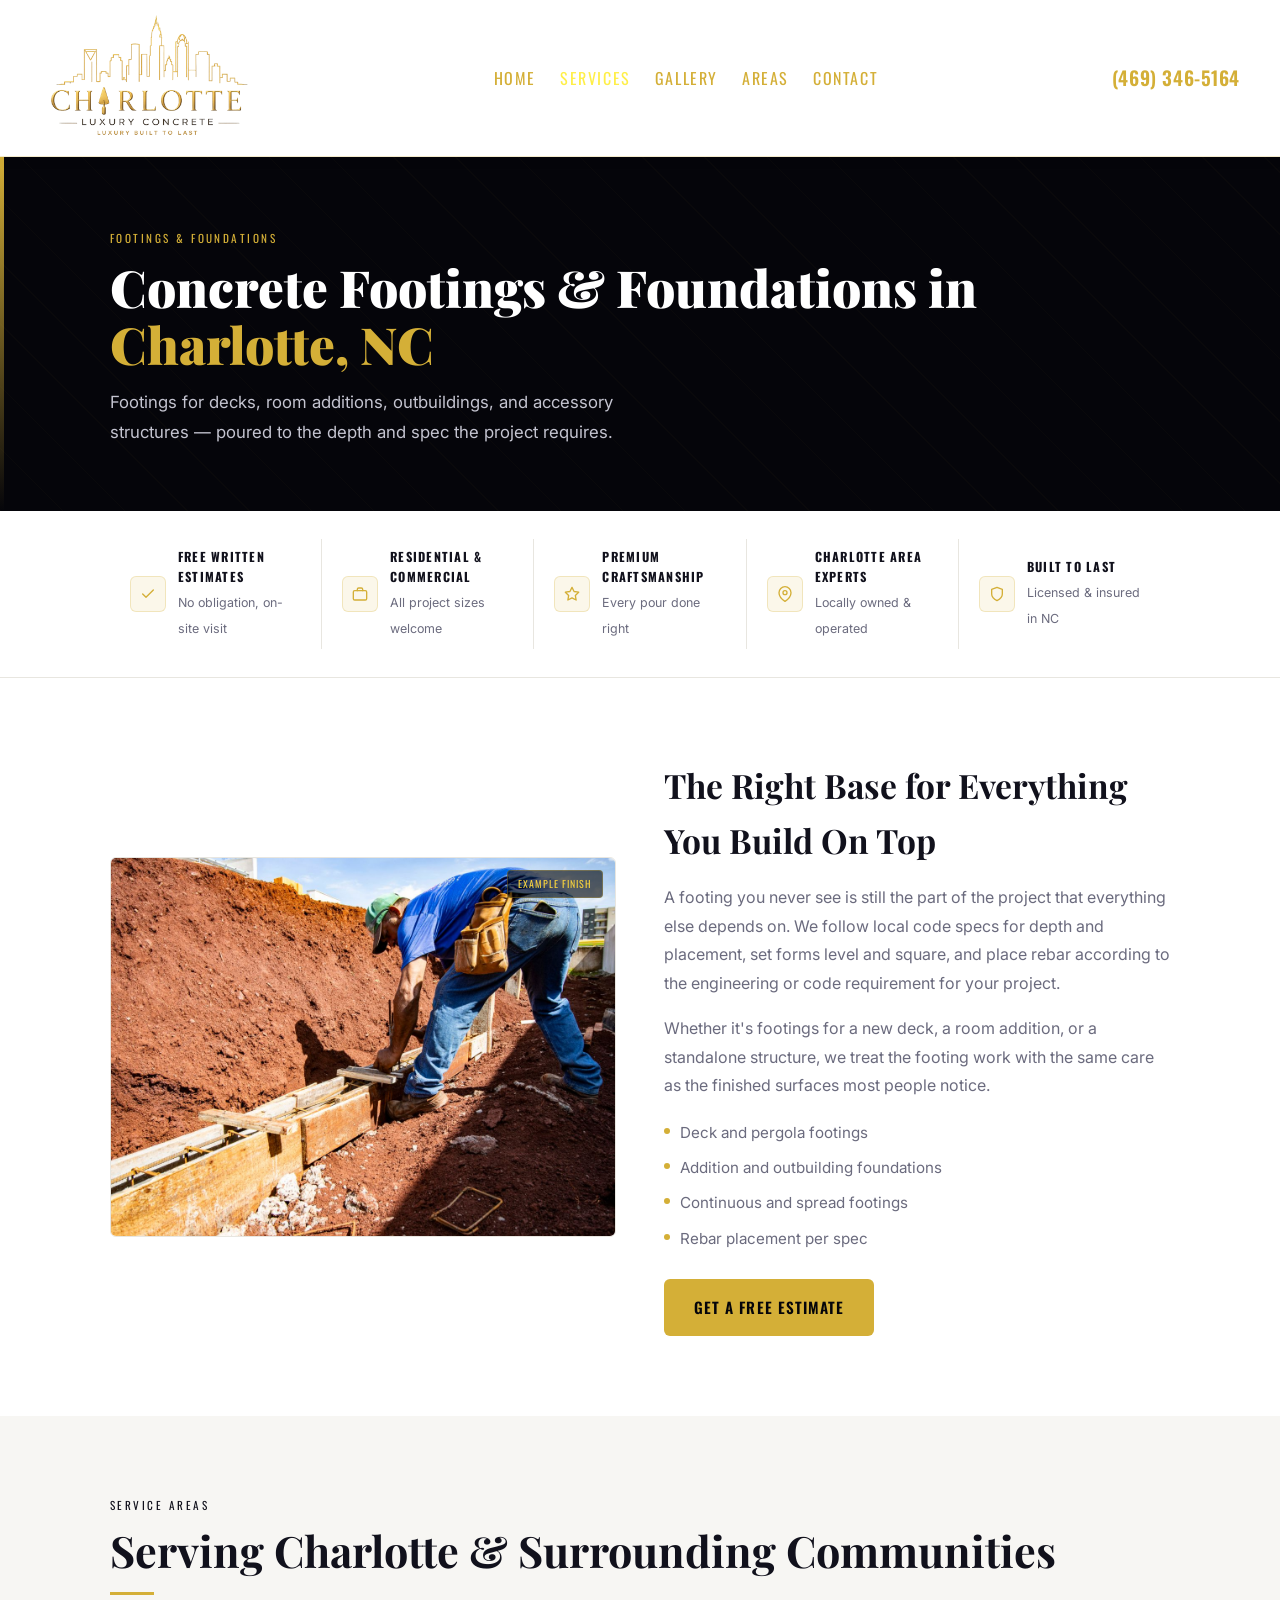
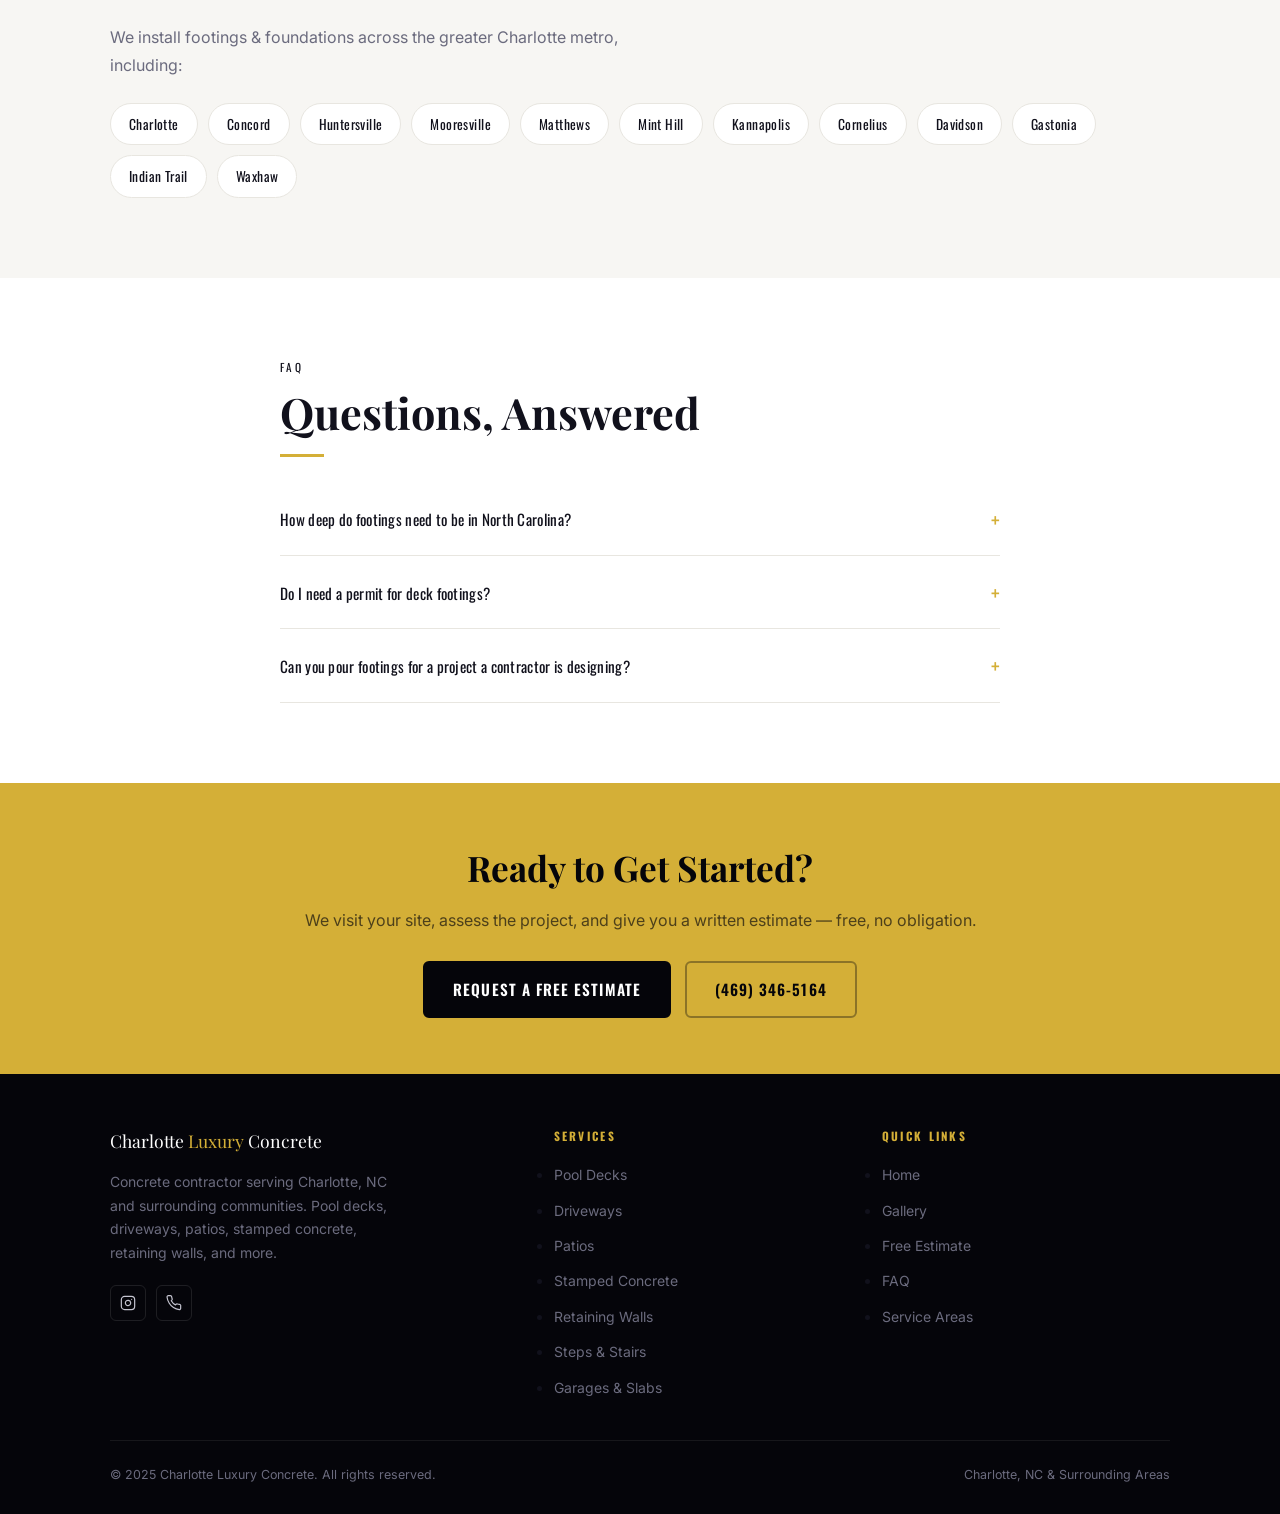
<file: concrete-footings-charlotte-nc.html>
<!DOCTYPE html>
<html lang="en">
<head>
  <meta charset="UTF-8" />
  <meta name="viewport" content="width=device-width, initial-scale=1.0" />
  <title>Concrete Footings &amp; Foundations Charlotte, NC | Charlotte Luxury Concrete</title>
  <meta name="description" content="Footings for decks, additions, and outbuildings in Charlotte, NC — poured to code with proper depth and rebar placement. Call (469) 346-5164." />
  <link rel="preconnect" href="https://fonts.googleapis.com" />
  <link rel="preconnect" href="https://fonts.gstatic.com" crossorigin />
  <link href="https://fonts.googleapis.com/css2?family=Playfair+Display:wght@700;900&family=Inter:wght@400;500;600&family=Oswald:wght@500;600&display=swap" rel="stylesheet" />
  <link rel="stylesheet" href="style.css" />
</head>
<body>

<header class="site-header">
  <div class="header-inner">
    <a href="index.html" class="brand">
      <img src="logo.png" alt="Charlotte Luxury Concrete" class="brand-logo"
           onerror="this.style.display='none';this.nextElementSibling.style.display='block'"/>
      <span style="display:none;font-family:var(--f-serif);font-size:1rem;color:var(--white);">Charlotte <span style="color:var(--gold)">Luxury</span> Concrete</span>
    </a>
    <nav class="header-nav">
      <a href="index.html">Home</a>
      <a href="services.html" class="active">Services</a>
      <a href="gallery.html">Gallery</a>
      <a href="index.html#areas">Areas</a>
      <a href="contact.html">Contact</a>
    </nav>
    <a href="tel:4693465164" class="header-phone">(469) 346-5164</a>
    <button class="nav-toggle" aria-label="Toggle menu" aria-expanded="false"><span></span><span></span><span></span></button>
  </div>
</header>


<section class="page-hero">
  <div class="page-hero-stripe"></div>
  <div class="wrap page-hero-content">
    <span class="eyebrow">Footings & Foundations</span>
    <h1>Concrete Footings &amp; Foundations in <span class="gold">Charlotte, NC</span></h1>
    <p>Footings for decks, room additions, outbuildings, and accessory structures — poured to the depth and spec the project requires.</p>
  </div>
</section>


<div class="trust-bar">
  <div class="wrap">
    <div class="trust-bar-inner">

      <div class="trust-point">
        <div class="trust-icon">
          <svg width="16" height="16" viewBox="0 0 24 24" fill="none" stroke="var(--gold)" stroke-width="2" stroke-linecap="round" stroke-linejoin="round"><polyline points="20 6 9 17 4 12"/></svg>
        </div>
        <div class="trust-text">
          <strong>Free Written Estimates</strong>
          <span>No obligation, on-site visit</span>
        </div>
      </div>

      <div class="trust-point">
        <div class="trust-icon">
          <svg width="16" height="16" viewBox="0 0 24 24" fill="none" stroke="var(--gold)" stroke-width="2" stroke-linecap="round" stroke-linejoin="round"><rect x="2" y="7" width="20" height="14" rx="2"/><path d="M16 7V5a2 2 0 0 0-2-2h-4a2 2 0 0 0-2 2v2"/></svg>
        </div>
        <div class="trust-text">
          <strong>Residential &amp; Commercial</strong>
          <span>All project sizes welcome</span>
        </div>
      </div>

      <div class="trust-point">
        <div class="trust-icon">
          <svg width="16" height="16" viewBox="0 0 24 24" fill="none" stroke="var(--gold)" stroke-width="2" stroke-linecap="round" stroke-linejoin="round"><path d="M12 2l3.09 6.26L22 9.27l-5 4.87 1.18 6.88L12 17.77l-6.18 3.25L7 14.14 2 9.27l6.91-1.01L12 2z"/></svg>
        </div>
        <div class="trust-text">
          <strong>Premium Craftsmanship</strong>
          <span>Every pour done right</span>
        </div>
      </div>

      <div class="trust-point">
        <div class="trust-icon">
          <svg width="16" height="16" viewBox="0 0 24 24" fill="none" stroke="var(--gold)" stroke-width="2" stroke-linecap="round" stroke-linejoin="round"><path d="M21 10c0 7-9 13-9 13s-9-6-9-13a9 9 0 0 1 18 0z"/><circle cx="12" cy="10" r="3"/></svg>
        </div>
        <div class="trust-text">
          <strong>Charlotte Area Experts</strong>
          <span>Locally owned &amp; operated</span>
        </div>
      </div>

      <div class="trust-point">
        <div class="trust-icon">
          <svg width="16" height="16" viewBox="0 0 24 24" fill="none" stroke="var(--gold)" stroke-width="2" stroke-linecap="round" stroke-linejoin="round"><path d="M12 22s8-4 8-10V5l-8-3-8 3v7c0 6 8 10 8 10z"/></svg>
        </div>
        <div class="trust-text">
          <strong>Built to Last</strong>
          <span>Licensed &amp; insured in NC</span>
        </div>
      </div>

    </div>
  </div>
</div>


<section class="sec">
  <div class="wrap">
    <div class="detail-split">
      <div class="detail-media">
        <img src="stock-footings.jpg" alt="Concrete footing example finish" />
        <span class="detail-media-example">Example Finish</span>
      </div>
      <div class="detail-copy">
        <h2>The Right Base for Everything You Build On Top</h2>
        <p>A footing you never see is still the part of the project that everything else depends on. We follow local code specs for depth and placement, set forms level and square, and place rebar according to the engineering or code requirement for your project.</p>
          <p>Whether it's footings for a new deck, a room addition, or a standalone structure, we treat the footing work with the same care as the finished surfaces most people notice.</p>
        <ul class="feature-list">
          <li>Deck and pergola footings</li>
            <li>Addition and outbuilding foundations</li>
            <li>Continuous and spread footings</li>
            <li>Rebar placement per spec</li>
        </ul>
        <a href="contact.html" class="btn btn-gold">Get a Free Estimate</a>
      </div>
    </div>
  </div>
</section>


<section class="sec sec--off">
  <div class="wrap">
    <span class="eyebrow eyebrow--dark">Service Areas</span>
    <h2 class="sec-title">Serving Charlotte &amp; Surrounding Communities</h2>
    <div class="rule"></div>
    <p class="sec-sub">We install footings & foundations across the greater Charlotte metro, including:</p>
    <div class="area-chips">
      <span class="chip">Charlotte</span>
      <span class="chip">Concord</span>
      <span class="chip">Huntersville</span>
      <span class="chip">Mooresville</span>
      <span class="chip">Matthews</span>
      <span class="chip">Mint Hill</span>
      <span class="chip">Kannapolis</span>
      <span class="chip">Cornelius</span>
      <span class="chip">Davidson</span>
      <span class="chip">Gastonia</span>
      <span class="chip">Indian Trail</span>
      <span class="chip">Waxhaw</span>
    </div>
  </div>
</section>


<section class="sec">
  <div class="wrap" style="max-width:760px;">
    <span class="eyebrow eyebrow--dark">FAQ</span>
    <h2 class="sec-title">Questions, Answered</h2>
    <div class="rule"></div>
    <div class="faq-list">
      <details>
        <summary>How deep do footings need to be in North Carolina?</summary>
        <p>It depends on the local frost depth and soil conditions, which vary by county in the Charlotte area — we pull permits and follow the local building code requirement for your specific location.</p>
      </details>

      <details>
        <summary>Do I need a permit for deck footings?</summary>
        <p>In most Charlotte-area municipalities, yes. We can pull the permit as part of the job or work alongside your general contractor if you already have one handling permitting.</p>
      </details>

      <details>
        <summary>Can you pour footings for a project a contractor is designing?</summary>
        <p>Yes — we regularly work from a GC's or engineer's plans for footing depth, size, and rebar spec, and pour to those exact requirements.</p>
      </details>
    </div>
  </div>
</section>


<section class="cta-band">
  <div class="wrap">
    <h2>Ready to Get Started?</h2>
    <p>We visit your site, assess the project, and give you a written estimate — free, no obligation.</p>
    <div style="display:flex;gap:14px;justify-content:center;flex-wrap:wrap;">
      <a href="contact.html" class="btn btn-navy">Request a Free Estimate</a>
      <a href="tel:4693465164" class="btn btn-outline-dark">(469) 346-5164</a>
    </div>
  </div>
</section>


<footer class="site-footer">
  <div class="wrap">
    <div class="footer-inner">
      <div class="footer-brand">
        <span style="font-family:var(--f-serif);font-size:1.1rem;color:var(--white);">
          Charlotte <span style="color:var(--gold)">Luxury</span> Concrete
        </span>
        <p>Concrete contractor serving Charlotte, NC and surrounding communities. Pool decks, driveways, patios, stamped concrete, retaining walls, and more.</p>
        <div class="footer-social">
          <a href="https://www.instagram.com/charlotteluxuryconcrete/" target="_blank" title="Instagram">
            <svg width="16" height="16" viewBox="0 0 24 24" fill="none" stroke="currentColor" stroke-width="1.8" stroke-linecap="round" stroke-linejoin="round"><rect x="2" y="2" width="20" height="20" rx="5" ry="5"/><path d="M16 11.37A4 4 0 1 1 12.63 8 4 4 0 0 1 16 11.37z"/><line x1="17.5" y1="6.5" x2="17.51" y2="6.5"/></svg>
          </a>
          <a href="tel:4693465164" title="Call Us">
            <svg width="16" height="16" viewBox="0 0 24 24" fill="none" stroke="currentColor" stroke-width="1.8" stroke-linecap="round" stroke-linejoin="round"><path d="M22 16.92v3a2 2 0 0 1-2.18 2 19.79 19.79 0 0 1-8.63-3.07A19.5 19.5 0 0 1 4.69 12 19.79 19.79 0 0 1 1.6 3.37 2 2 0 0 1 3.55 1h3a2 2 0 0 1 2 1.72c.127.96.361 1.903.7 2.81a2 2 0 0 1-.45 2.11L7.91 8.54a16 16 0 0 0 6.29 6.29l.91-.9a2 2 0 0 1 2.11-.45c.907.339 1.85.573 2.81.7A2 2 0 0 1 22 16.92z"/></svg>
          </a>
        </div>
      </div>
      <div class="footer-col">
        <h4>Services</h4>
        <ul>
          <li><a href="pool-decks-charlotte-nc.html">Pool Decks</a></li>
          <li><a href="concrete-driveways-charlotte-nc.html">Driveways</a></li>
          <li><a href="concrete-patios-charlotte-nc.html">Patios</a></li>
          <li><a href="stamped-concrete-charlotte-nc.html">Stamped Concrete</a></li>
          <li><a href="retaining-walls-charlotte-nc.html">Retaining Walls</a></li>
          <li><a href="concrete-steps-charlotte-nc.html">Steps &amp; Stairs</a></li>
          <li><a href="garage-slabs-charlotte-nc.html">Garages &amp; Slabs</a></li>
        </ul>
      </div>
      <div class="footer-col">
        <h4>Quick Links</h4>
        <ul>
          <li><a href="index.html">Home</a></li>
          <li><a href="gallery.html">Gallery</a></li>
          <li><a href="contact.html">Free Estimate</a></li>
          <li><a href="index.html#faq">FAQ</a></li>
          <li><a href="index.html#areas">Service Areas</a></li>
        </ul>
      </div>
    </div>
    <div class="footer-bottom">
      <span>&copy; 2025 Charlotte Luxury Concrete. All rights reserved.</span>
      <span>Charlotte, NC &amp; Surrounding Areas</span>
    </div>
  </div>
</footer>

<a href="tel:4693465164" class="btn btn-gold float-call">Call for Free Estimate</a>

<script src="script.js"></script>
</body>
</html>
</file>
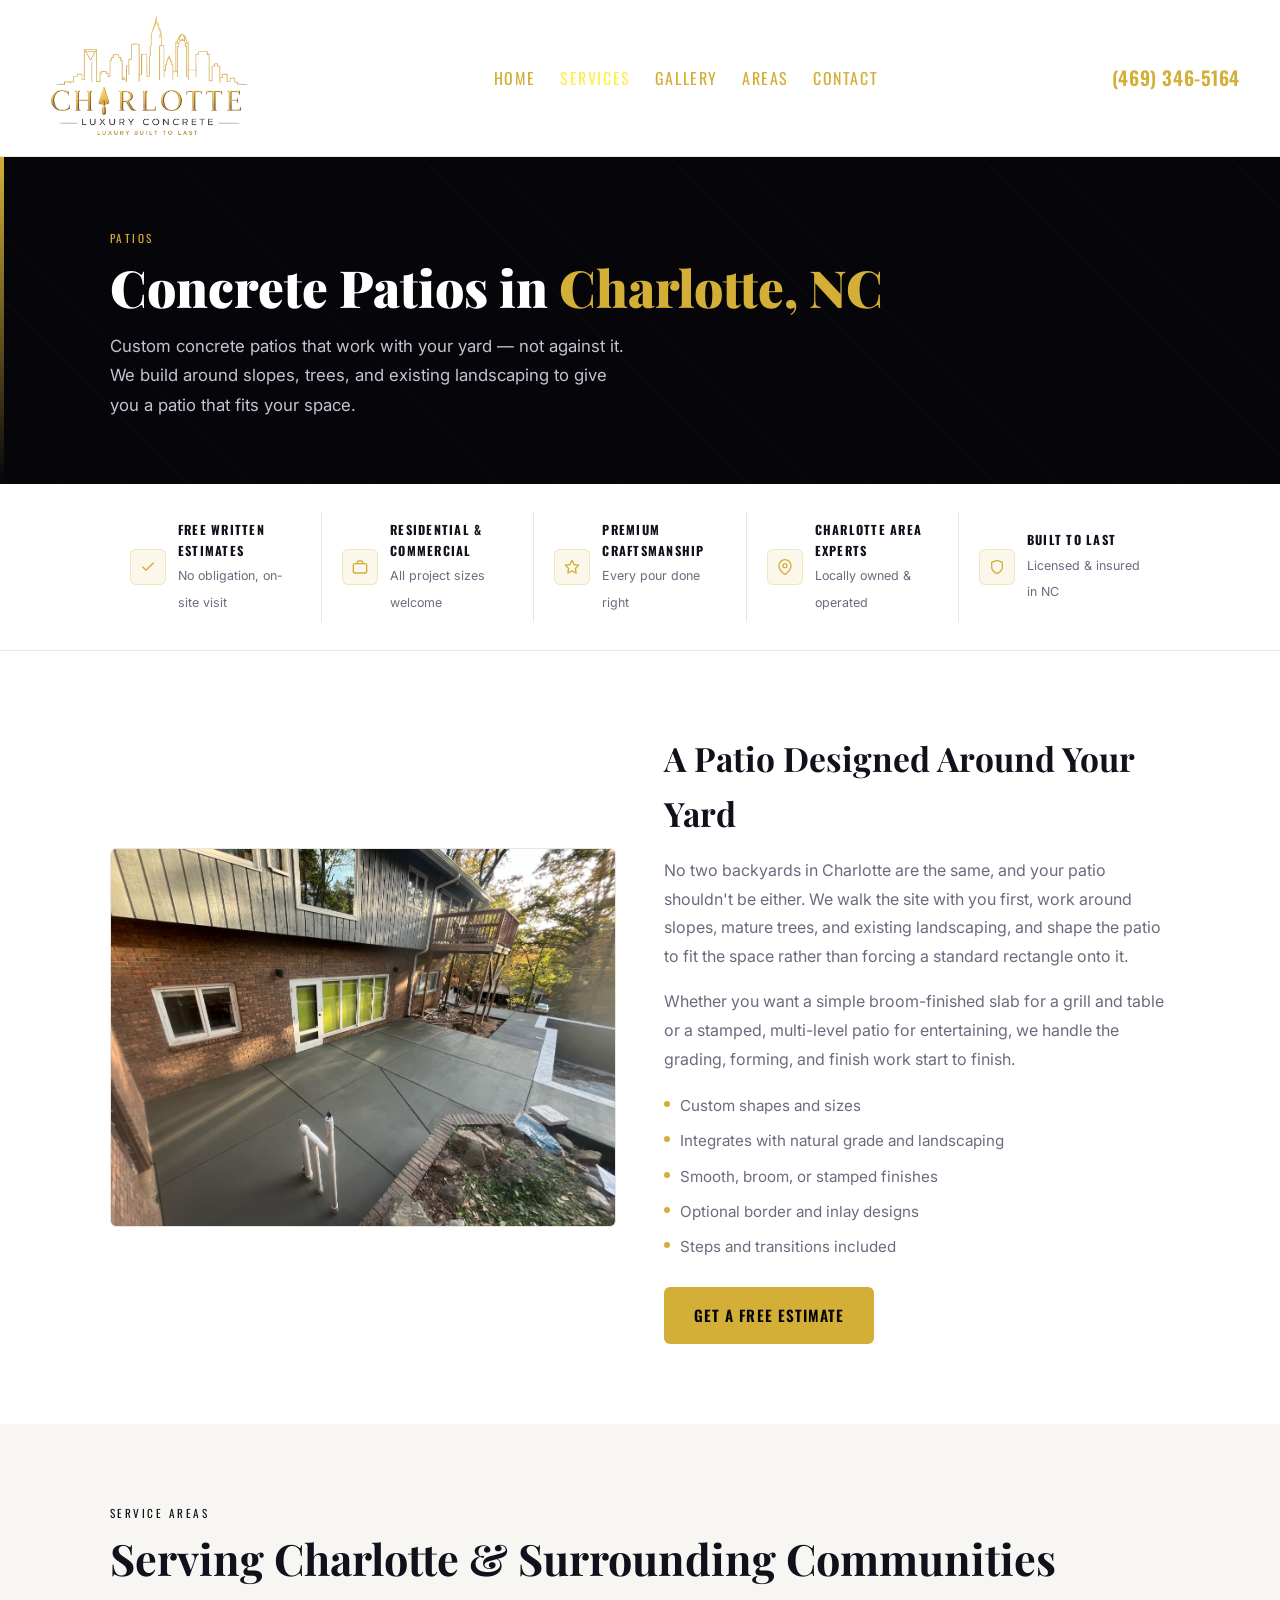
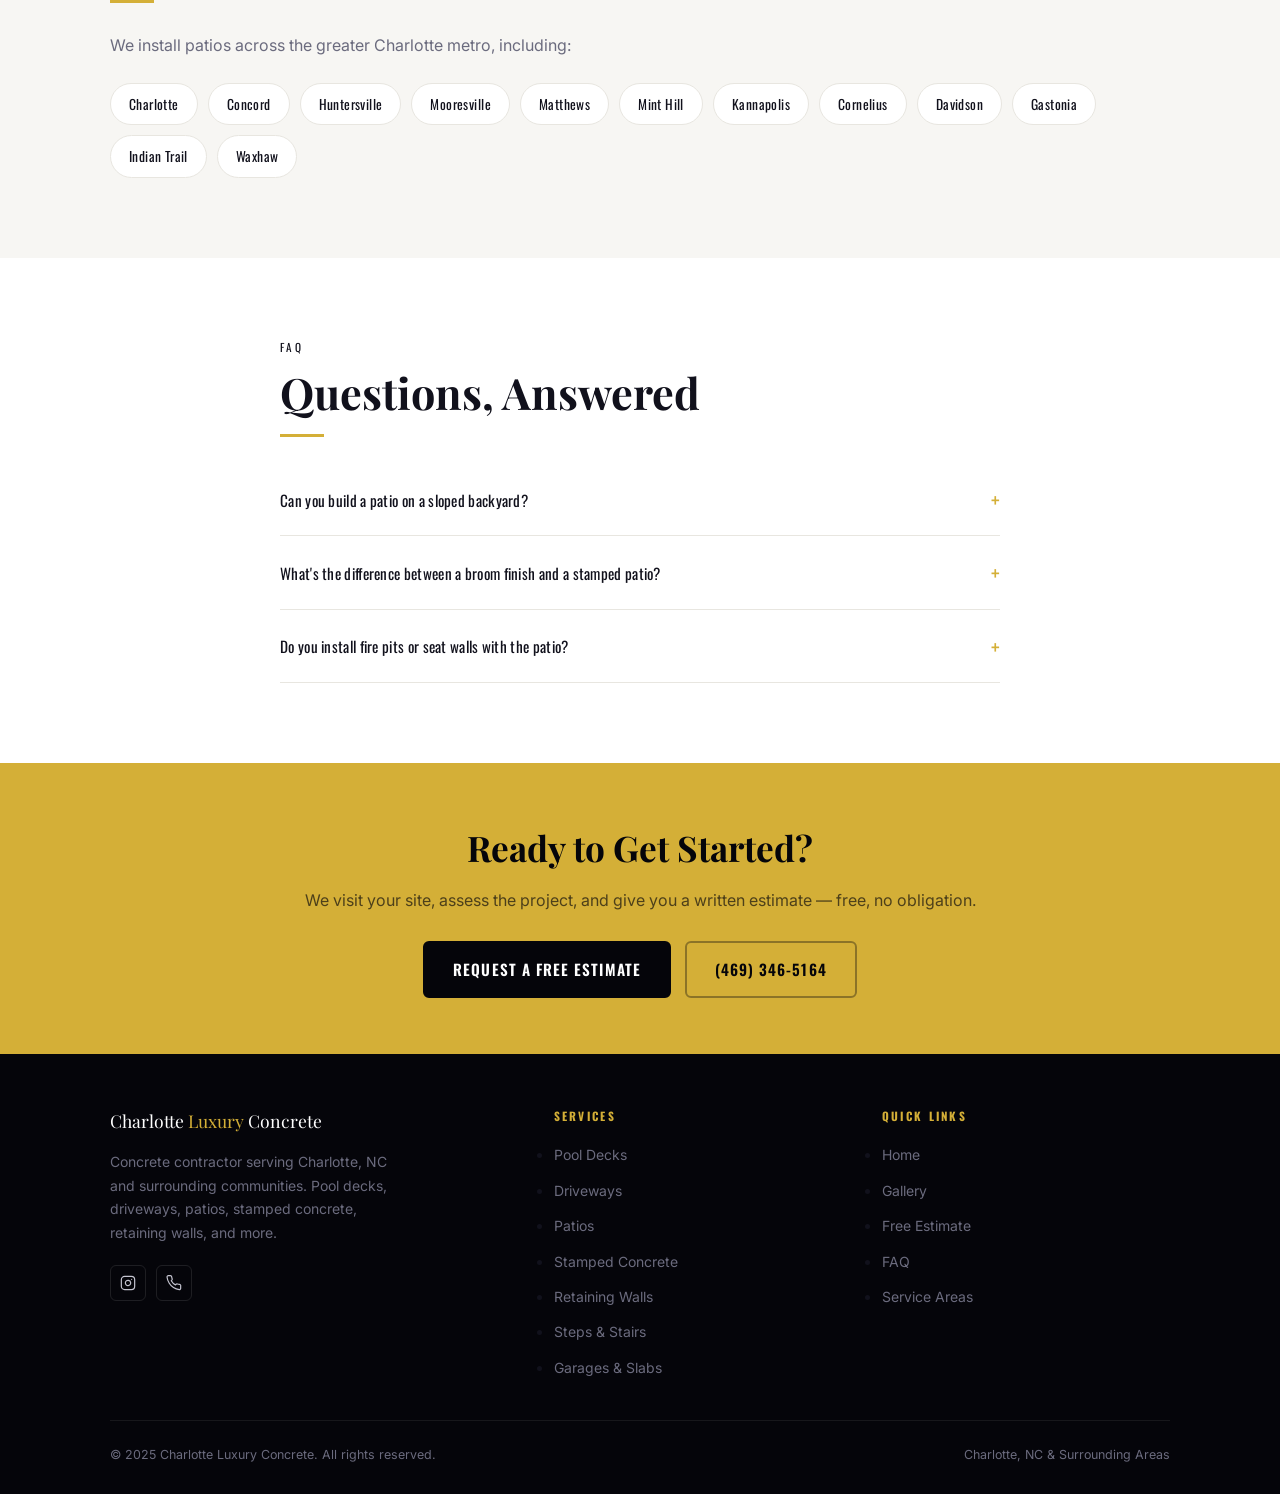
<file: concrete-patios-charlotte-nc.html>
<!DOCTYPE html>
<html lang="en">
<head>
  <meta charset="UTF-8" />
  <meta name="viewport" content="width=device-width, initial-scale=1.0" />
  <title>Concrete Patios Charlotte, NC | Charlotte Luxury Concrete</title>
  <meta name="description" content="Custom concrete patios in Charlotte, NC designed around your yard. Smooth, broom, or stamped finishes. Free written estimates — call (469) 346-5164." />
  <link rel="preconnect" href="https://fonts.googleapis.com" />
  <link rel="preconnect" href="https://fonts.gstatic.com" crossorigin />
  <link href="https://fonts.googleapis.com/css2?family=Playfair+Display:wght@700;900&family=Inter:wght@400;500;600&family=Oswald:wght@500;600&display=swap" rel="stylesheet" />
  <link rel="stylesheet" href="style.css" />
</head>
<body>

<header class="site-header">
  <div class="header-inner">
    <a href="index.html" class="brand">
      <img src="logo.png" alt="Charlotte Luxury Concrete" class="brand-logo"
           onerror="this.style.display='none';this.nextElementSibling.style.display='block'"/>
      <span style="display:none;font-family:var(--f-serif);font-size:1rem;color:var(--white);">Charlotte <span style="color:var(--gold)">Luxury</span> Concrete</span>
    </a>
    <nav class="header-nav">
      <a href="index.html">Home</a>
      <a href="services.html" class="active">Services</a>
      <a href="gallery.html">Gallery</a>
      <a href="index.html#areas">Areas</a>
      <a href="contact.html">Contact</a>
    </nav>
    <a href="tel:4693465164" class="header-phone">(469) 346-5164</a>
    <button class="nav-toggle" aria-label="Toggle menu" aria-expanded="false"><span></span><span></span><span></span></button>
  </div>
</header>


<section class="page-hero">
  <div class="page-hero-stripe"></div>
  <div class="wrap page-hero-content">
    <span class="eyebrow">Patios</span>
    <h1>Concrete Patios in <span class="gold">Charlotte, NC</span></h1>
    <p>Custom concrete patios that work with your yard — not against it. We build around slopes, trees, and existing landscaping to give you a patio that fits your space.</p>
  </div>
</section>


<div class="trust-bar">
  <div class="wrap">
    <div class="trust-bar-inner">

      <div class="trust-point">
        <div class="trust-icon">
          <svg width="16" height="16" viewBox="0 0 24 24" fill="none" stroke="var(--gold)" stroke-width="2" stroke-linecap="round" stroke-linejoin="round"><polyline points="20 6 9 17 4 12"/></svg>
        </div>
        <div class="trust-text">
          <strong>Free Written Estimates</strong>
          <span>No obligation, on-site visit</span>
        </div>
      </div>

      <div class="trust-point">
        <div class="trust-icon">
          <svg width="16" height="16" viewBox="0 0 24 24" fill="none" stroke="var(--gold)" stroke-width="2" stroke-linecap="round" stroke-linejoin="round"><rect x="2" y="7" width="20" height="14" rx="2"/><path d="M16 7V5a2 2 0 0 0-2-2h-4a2 2 0 0 0-2 2v2"/></svg>
        </div>
        <div class="trust-text">
          <strong>Residential &amp; Commercial</strong>
          <span>All project sizes welcome</span>
        </div>
      </div>

      <div class="trust-point">
        <div class="trust-icon">
          <svg width="16" height="16" viewBox="0 0 24 24" fill="none" stroke="var(--gold)" stroke-width="2" stroke-linecap="round" stroke-linejoin="round"><path d="M12 2l3.09 6.26L22 9.27l-5 4.87 1.18 6.88L12 17.77l-6.18 3.25L7 14.14 2 9.27l6.91-1.01L12 2z"/></svg>
        </div>
        <div class="trust-text">
          <strong>Premium Craftsmanship</strong>
          <span>Every pour done right</span>
        </div>
      </div>

      <div class="trust-point">
        <div class="trust-icon">
          <svg width="16" height="16" viewBox="0 0 24 24" fill="none" stroke="var(--gold)" stroke-width="2" stroke-linecap="round" stroke-linejoin="round"><path d="M21 10c0 7-9 13-9 13s-9-6-9-13a9 9 0 0 1 18 0z"/><circle cx="12" cy="10" r="3"/></svg>
        </div>
        <div class="trust-text">
          <strong>Charlotte Area Experts</strong>
          <span>Locally owned &amp; operated</span>
        </div>
      </div>

      <div class="trust-point">
        <div class="trust-icon">
          <svg width="16" height="16" viewBox="0 0 24 24" fill="none" stroke="var(--gold)" stroke-width="2" stroke-linecap="round" stroke-linejoin="round"><path d="M12 22s8-4 8-10V5l-8-3-8 3v7c0 6 8 10 8 10z"/></svg>
        </div>
        <div class="trust-text">
          <strong>Built to Last</strong>
          <span>Licensed &amp; insured in NC</span>
        </div>
      </div>

    </div>
  </div>
</div>


<section class="sec">
  <div class="wrap">
    <div class="detail-split">
      <div class="detail-media">
        <img src="image4.png" alt="Custom concrete patio Charlotte NC" />
      </div>
      <div class="detail-copy">
        <h2>A Patio Designed Around Your Yard</h2>
        <p>No two backyards in Charlotte are the same, and your patio shouldn't be either. We walk the site with you first, work around slopes, mature trees, and existing landscaping, and shape the patio to fit the space rather than forcing a standard rectangle onto it.</p>
          <p>Whether you want a simple broom-finished slab for a grill and table or a stamped, multi-level patio for entertaining, we handle the grading, forming, and finish work start to finish.</p>
        <ul class="feature-list">
          <li>Custom shapes and sizes</li>
            <li>Integrates with natural grade and landscaping</li>
            <li>Smooth, broom, or stamped finishes</li>
            <li>Optional border and inlay designs</li>
            <li>Steps and transitions included</li>
        </ul>
        <a href="contact.html" class="btn btn-gold">Get a Free Estimate</a>
      </div>
    </div>
  </div>
</section>


<section class="sec sec--off">
  <div class="wrap">
    <span class="eyebrow eyebrow--dark">Service Areas</span>
    <h2 class="sec-title">Serving Charlotte &amp; Surrounding Communities</h2>
    <div class="rule"></div>
    <p class="sec-sub">We install patios across the greater Charlotte metro, including:</p>
    <div class="area-chips">
      <span class="chip">Charlotte</span>
      <span class="chip">Concord</span>
      <span class="chip">Huntersville</span>
      <span class="chip">Mooresville</span>
      <span class="chip">Matthews</span>
      <span class="chip">Mint Hill</span>
      <span class="chip">Kannapolis</span>
      <span class="chip">Cornelius</span>
      <span class="chip">Davidson</span>
      <span class="chip">Gastonia</span>
      <span class="chip">Indian Trail</span>
      <span class="chip">Waxhaw</span>
    </div>
  </div>
</section>


<section class="sec">
  <div class="wrap" style="max-width:760px;">
    <span class="eyebrow eyebrow--dark">FAQ</span>
    <h2 class="sec-title">Questions, Answered</h2>
    <div class="rule"></div>
    <div class="faq-list">
      <details>
        <summary>Can you build a patio on a sloped backyard?</summary>
        <p>Yes — sloped yards are one of the most common situations we work with in the Charlotte area. We can grade a flat patio into a slope, or build a stepped, multi-level patio that follows the grade naturally.</p>
      </details>

      <details>
        <summary>What's the difference between a broom finish and a stamped patio?</summary>
        <p>A broom finish is a simple textured surface, budget-friendly and slip-resistant. Stamped concrete presses a pattern (like flagstone or brick) into the surface for a decorative look at a lower cost than natural stone.</p>
      </details>

      <details>
        <summary>Do you install fire pits or seat walls with the patio?</summary>
        <p>We can pour a concrete base or footing for a fire pit or seat wall as part of the patio project — let us know what you're planning during the estimate walkthrough.</p>
      </details>
    </div>
  </div>
</section>


<section class="cta-band">
  <div class="wrap">
    <h2>Ready to Get Started?</h2>
    <p>We visit your site, assess the project, and give you a written estimate — free, no obligation.</p>
    <div style="display:flex;gap:14px;justify-content:center;flex-wrap:wrap;">
      <a href="contact.html" class="btn btn-navy">Request a Free Estimate</a>
      <a href="tel:4693465164" class="btn btn-outline-dark">(469) 346-5164</a>
    </div>
  </div>
</section>


<footer class="site-footer">
  <div class="wrap">
    <div class="footer-inner">
      <div class="footer-brand">
        <span style="font-family:var(--f-serif);font-size:1.1rem;color:var(--white);">
          Charlotte <span style="color:var(--gold)">Luxury</span> Concrete
        </span>
        <p>Concrete contractor serving Charlotte, NC and surrounding communities. Pool decks, driveways, patios, stamped concrete, retaining walls, and more.</p>
        <div class="footer-social">
          <a href="https://www.instagram.com/charlotteluxuryconcrete/" target="_blank" title="Instagram">
            <svg width="16" height="16" viewBox="0 0 24 24" fill="none" stroke="currentColor" stroke-width="1.8" stroke-linecap="round" stroke-linejoin="round"><rect x="2" y="2" width="20" height="20" rx="5" ry="5"/><path d="M16 11.37A4 4 0 1 1 12.63 8 4 4 0 0 1 16 11.37z"/><line x1="17.5" y1="6.5" x2="17.51" y2="6.5"/></svg>
          </a>
          <a href="tel:4693465164" title="Call Us">
            <svg width="16" height="16" viewBox="0 0 24 24" fill="none" stroke="currentColor" stroke-width="1.8" stroke-linecap="round" stroke-linejoin="round"><path d="M22 16.92v3a2 2 0 0 1-2.18 2 19.79 19.79 0 0 1-8.63-3.07A19.5 19.5 0 0 1 4.69 12 19.79 19.79 0 0 1 1.6 3.37 2 2 0 0 1 3.55 1h3a2 2 0 0 1 2 1.72c.127.96.361 1.903.7 2.81a2 2 0 0 1-.45 2.11L7.91 8.54a16 16 0 0 0 6.29 6.29l.91-.9a2 2 0 0 1 2.11-.45c.907.339 1.85.573 2.81.7A2 2 0 0 1 22 16.92z"/></svg>
          </a>
        </div>
      </div>
      <div class="footer-col">
        <h4>Services</h4>
        <ul>
          <li><a href="pool-decks-charlotte-nc.html">Pool Decks</a></li>
          <li><a href="concrete-driveways-charlotte-nc.html">Driveways</a></li>
          <li><a href="concrete-patios-charlotte-nc.html">Patios</a></li>
          <li><a href="stamped-concrete-charlotte-nc.html">Stamped Concrete</a></li>
          <li><a href="retaining-walls-charlotte-nc.html">Retaining Walls</a></li>
          <li><a href="concrete-steps-charlotte-nc.html">Steps &amp; Stairs</a></li>
          <li><a href="garage-slabs-charlotte-nc.html">Garages &amp; Slabs</a></li>
        </ul>
      </div>
      <div class="footer-col">
        <h4>Quick Links</h4>
        <ul>
          <li><a href="index.html">Home</a></li>
          <li><a href="gallery.html">Gallery</a></li>
          <li><a href="contact.html">Free Estimate</a></li>
          <li><a href="index.html#faq">FAQ</a></li>
          <li><a href="index.html#areas">Service Areas</a></li>
        </ul>
      </div>
    </div>
    <div class="footer-bottom">
      <span>&copy; 2025 Charlotte Luxury Concrete. All rights reserved.</span>
      <span>Charlotte, NC &amp; Surrounding Areas</span>
    </div>
  </div>
</footer>

<a href="tel:4693465164" class="btn btn-gold float-call">Call for Free Estimate</a>

<script src="script.js"></script>
</body>
</html>
</file>
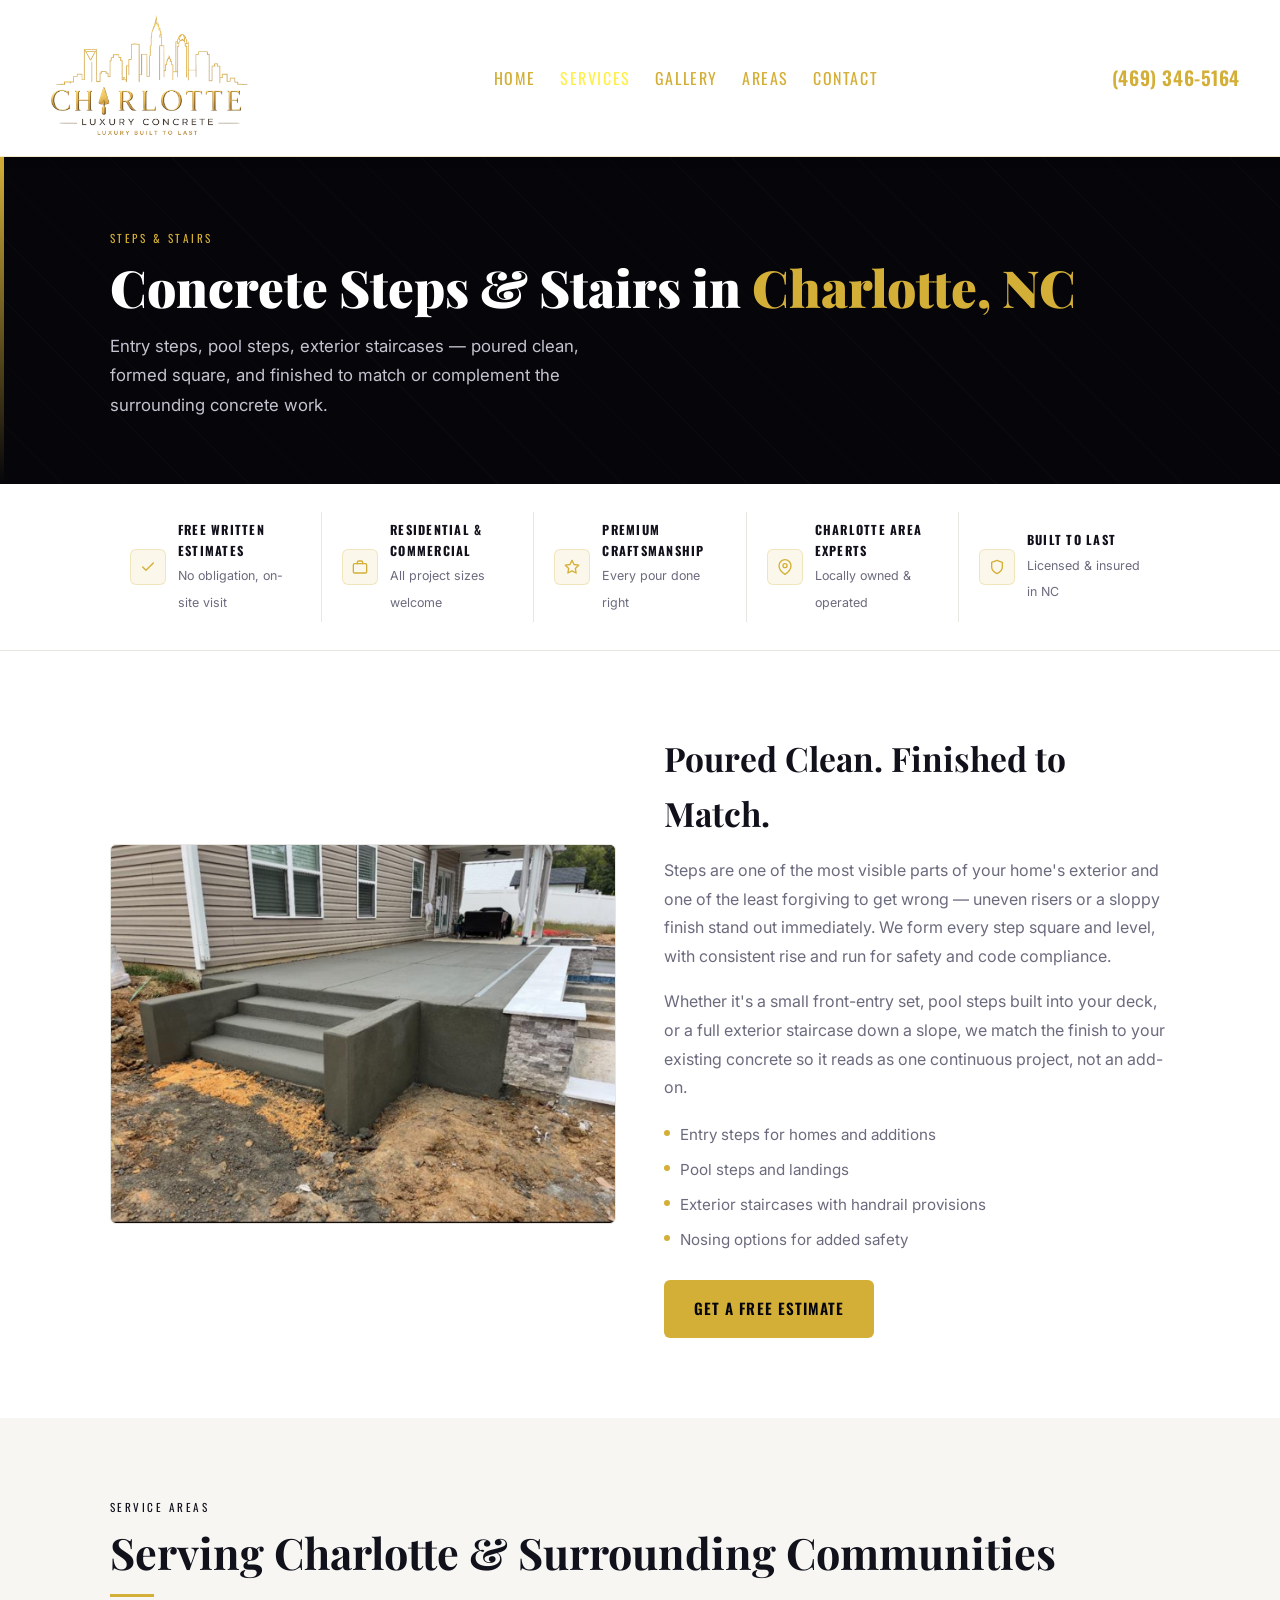
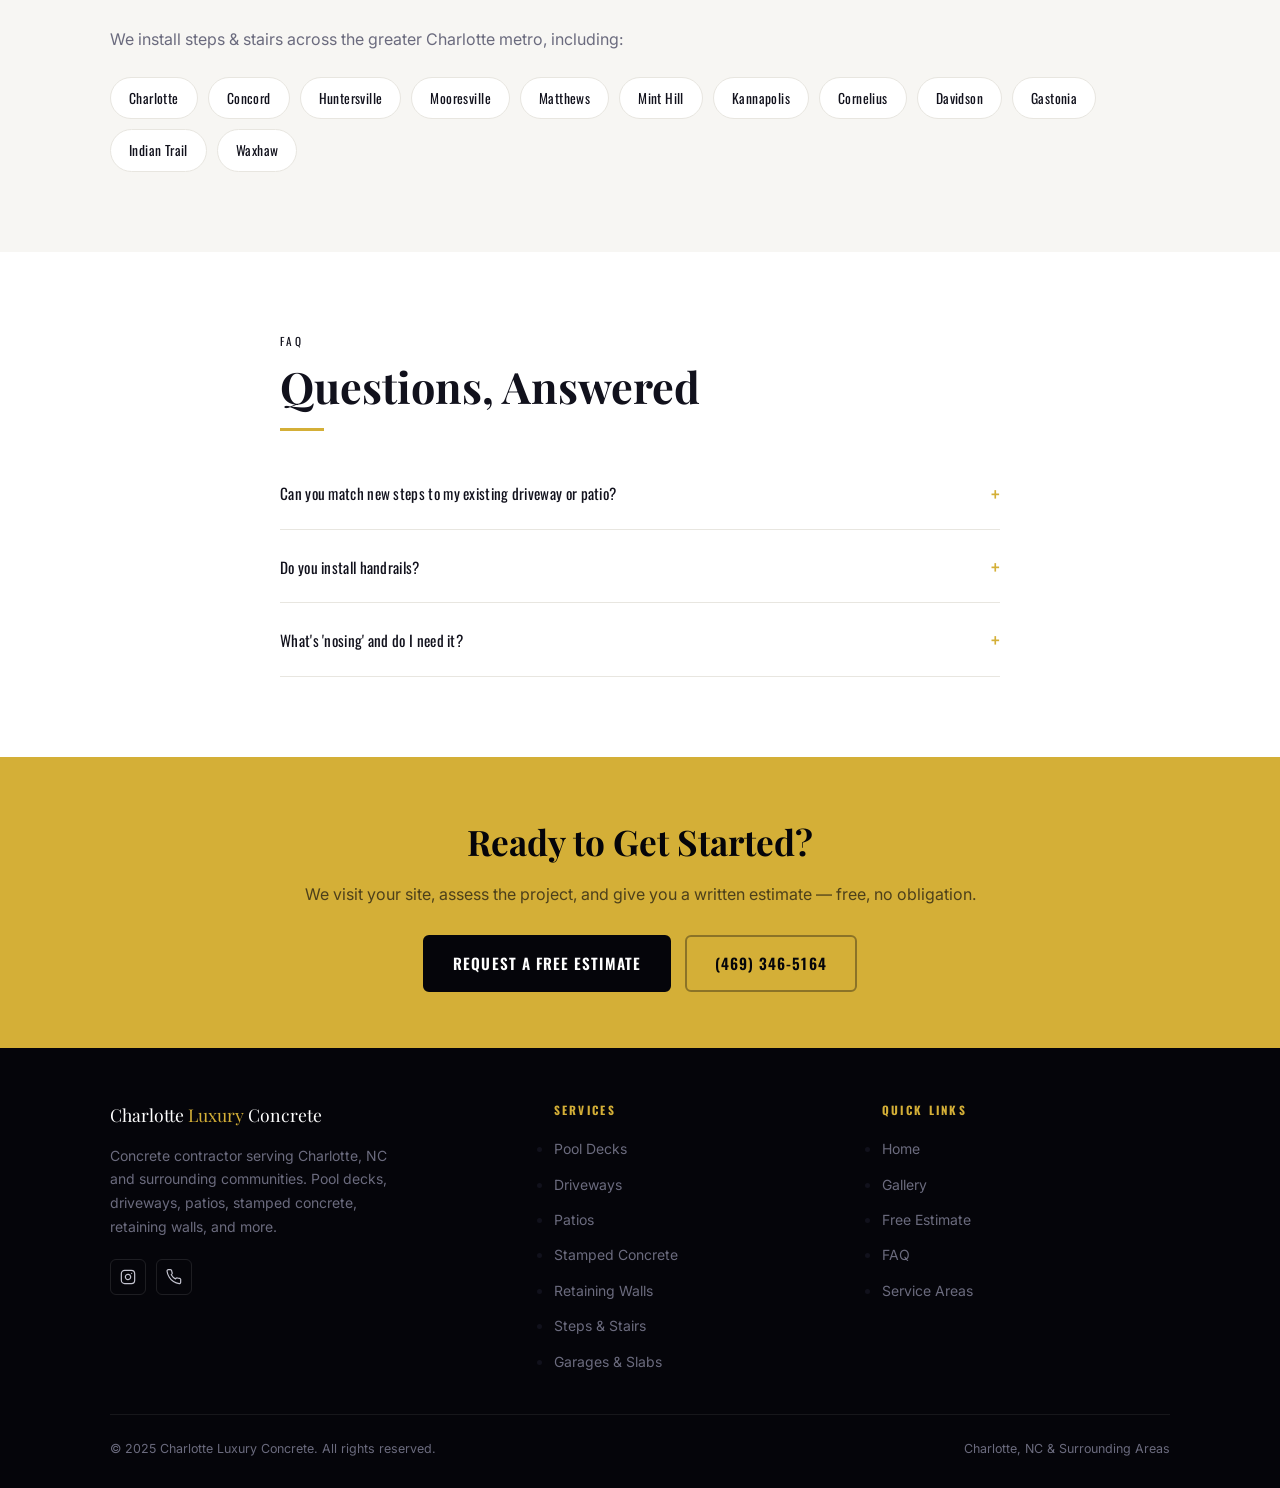
<file: concrete-steps-charlotte-nc.html>
<!DOCTYPE html>
<html lang="en">
<head>
  <meta charset="UTF-8" />
  <meta name="viewport" content="width=device-width, initial-scale=1.0" />
  <title>Concrete Steps &amp; Stairs Charlotte, NC | Charlotte Luxury Concrete</title>
  <meta name="description" content="Concrete steps and exterior stairs in Charlotte, NC — entry steps, pool steps, and staircases poured clean and finished to match. Call (469) 346-5164." />
  <link rel="preconnect" href="https://fonts.googleapis.com" />
  <link rel="preconnect" href="https://fonts.gstatic.com" crossorigin />
  <link href="https://fonts.googleapis.com/css2?family=Playfair+Display:wght@700;900&family=Inter:wght@400;500;600&family=Oswald:wght@500;600&display=swap" rel="stylesheet" />
  <link rel="stylesheet" href="style.css" />
</head>
<body>

<header class="site-header">
  <div class="header-inner">
    <a href="index.html" class="brand">
      <img src="logo.png" alt="Charlotte Luxury Concrete" class="brand-logo"
           onerror="this.style.display='none';this.nextElementSibling.style.display='block'"/>
      <span style="display:none;font-family:var(--f-serif);font-size:1rem;color:var(--white);">Charlotte <span style="color:var(--gold)">Luxury</span> Concrete</span>
    </a>
    <nav class="header-nav">
      <a href="index.html">Home</a>
      <a href="services.html" class="active">Services</a>
      <a href="gallery.html">Gallery</a>
      <a href="index.html#areas">Areas</a>
      <a href="contact.html">Contact</a>
    </nav>
    <a href="tel:4693465164" class="header-phone">(469) 346-5164</a>
    <button class="nav-toggle" aria-label="Toggle menu" aria-expanded="false"><span></span><span></span><span></span></button>
  </div>
</header>


<section class="page-hero">
  <div class="page-hero-stripe"></div>
  <div class="wrap page-hero-content">
    <span class="eyebrow">Steps & Stairs</span>
    <h1>Concrete Steps &amp; Stairs in <span class="gold">Charlotte, NC</span></h1>
    <p>Entry steps, pool steps, exterior staircases — poured clean, formed square, and finished to match or complement the surrounding concrete work.</p>
  </div>
</section>


<div class="trust-bar">
  <div class="wrap">
    <div class="trust-bar-inner">

      <div class="trust-point">
        <div class="trust-icon">
          <svg width="16" height="16" viewBox="0 0 24 24" fill="none" stroke="var(--gold)" stroke-width="2" stroke-linecap="round" stroke-linejoin="round"><polyline points="20 6 9 17 4 12"/></svg>
        </div>
        <div class="trust-text">
          <strong>Free Written Estimates</strong>
          <span>No obligation, on-site visit</span>
        </div>
      </div>

      <div class="trust-point">
        <div class="trust-icon">
          <svg width="16" height="16" viewBox="0 0 24 24" fill="none" stroke="var(--gold)" stroke-width="2" stroke-linecap="round" stroke-linejoin="round"><rect x="2" y="7" width="20" height="14" rx="2"/><path d="M16 7V5a2 2 0 0 0-2-2h-4a2 2 0 0 0-2 2v2"/></svg>
        </div>
        <div class="trust-text">
          <strong>Residential &amp; Commercial</strong>
          <span>All project sizes welcome</span>
        </div>
      </div>

      <div class="trust-point">
        <div class="trust-icon">
          <svg width="16" height="16" viewBox="0 0 24 24" fill="none" stroke="var(--gold)" stroke-width="2" stroke-linecap="round" stroke-linejoin="round"><path d="M12 2l3.09 6.26L22 9.27l-5 4.87 1.18 6.88L12 17.77l-6.18 3.25L7 14.14 2 9.27l6.91-1.01L12 2z"/></svg>
        </div>
        <div class="trust-text">
          <strong>Premium Craftsmanship</strong>
          <span>Every pour done right</span>
        </div>
      </div>

      <div class="trust-point">
        <div class="trust-icon">
          <svg width="16" height="16" viewBox="0 0 24 24" fill="none" stroke="var(--gold)" stroke-width="2" stroke-linecap="round" stroke-linejoin="round"><path d="M21 10c0 7-9 13-9 13s-9-6-9-13a9 9 0 0 1 18 0z"/><circle cx="12" cy="10" r="3"/></svg>
        </div>
        <div class="trust-text">
          <strong>Charlotte Area Experts</strong>
          <span>Locally owned &amp; operated</span>
        </div>
      </div>

      <div class="trust-point">
        <div class="trust-icon">
          <svg width="16" height="16" viewBox="0 0 24 24" fill="none" stroke="var(--gold)" stroke-width="2" stroke-linecap="round" stroke-linejoin="round"><path d="M12 22s8-4 8-10V5l-8-3-8 3v7c0 6 8 10 8 10z"/></svg>
        </div>
        <div class="trust-text">
          <strong>Built to Last</strong>
          <span>Licensed &amp; insured in NC</span>
        </div>
      </div>

    </div>
  </div>
</div>


<section class="sec">
  <div class="wrap">
    <div class="detail-split">
      <div class="detail-media">
        <img src="image3.png" alt="Concrete steps and stairs Charlotte NC" />
      </div>
      <div class="detail-copy">
        <h2>Poured Clean. Finished to Match.</h2>
        <p>Steps are one of the most visible parts of your home's exterior and one of the least forgiving to get wrong — uneven risers or a sloppy finish stand out immediately. We form every step square and level, with consistent rise and run for safety and code compliance.</p>
          <p>Whether it's a small front-entry set, pool steps built into your deck, or a full exterior staircase down a slope, we match the finish to your existing concrete so it reads as one continuous project, not an add-on.</p>
        <ul class="feature-list">
          <li>Entry steps for homes and additions</li>
            <li>Pool steps and landings</li>
            <li>Exterior staircases with handrail provisions</li>
            <li>Nosing options for added safety</li>
        </ul>
        <a href="contact.html" class="btn btn-gold">Get a Free Estimate</a>
      </div>
    </div>
  </div>
</section>


<section class="sec sec--off">
  <div class="wrap">
    <span class="eyebrow eyebrow--dark">Service Areas</span>
    <h2 class="sec-title">Serving Charlotte &amp; Surrounding Communities</h2>
    <div class="rule"></div>
    <p class="sec-sub">We install steps & stairs across the greater Charlotte metro, including:</p>
    <div class="area-chips">
      <span class="chip">Charlotte</span>
      <span class="chip">Concord</span>
      <span class="chip">Huntersville</span>
      <span class="chip">Mooresville</span>
      <span class="chip">Matthews</span>
      <span class="chip">Mint Hill</span>
      <span class="chip">Kannapolis</span>
      <span class="chip">Cornelius</span>
      <span class="chip">Davidson</span>
      <span class="chip">Gastonia</span>
      <span class="chip">Indian Trail</span>
      <span class="chip">Waxhaw</span>
    </div>
  </div>
</section>


<section class="sec">
  <div class="wrap" style="max-width:760px;">
    <span class="eyebrow eyebrow--dark">FAQ</span>
    <h2 class="sec-title">Questions, Answered</h2>
    <div class="rule"></div>
    <div class="faq-list">
      <details>
        <summary>Can you match new steps to my existing driveway or patio?</summary>
        <p>Yes — we look at the finish, color, and texture of the surrounding concrete and match it as closely as possible so the new steps blend in.</p>
      </details>

      <details>
        <summary>Do you install handrails?</summary>
        <p>We form the steps with handrail provisions (like sleeve inserts) if you plan to add railings, and can coordinate with a metal fabricator or handle it ourselves depending on the scope.</p>
      </details>

      <details>
        <summary>What's 'nosing' and do I need it?</summary>
        <p>Nosing is a slight rounded or textured edge on the front of each step that improves grip and safety. We recommend it for pool steps and any exterior stairs, especially where they'll get wet.</p>
      </details>
    </div>
  </div>
</section>


<section class="cta-band">
  <div class="wrap">
    <h2>Ready to Get Started?</h2>
    <p>We visit your site, assess the project, and give you a written estimate — free, no obligation.</p>
    <div style="display:flex;gap:14px;justify-content:center;flex-wrap:wrap;">
      <a href="contact.html" class="btn btn-navy">Request a Free Estimate</a>
      <a href="tel:4693465164" class="btn btn-outline-dark">(469) 346-5164</a>
    </div>
  </div>
</section>


<footer class="site-footer">
  <div class="wrap">
    <div class="footer-inner">
      <div class="footer-brand">
        <span style="font-family:var(--f-serif);font-size:1.1rem;color:var(--white);">
          Charlotte <span style="color:var(--gold)">Luxury</span> Concrete
        </span>
        <p>Concrete contractor serving Charlotte, NC and surrounding communities. Pool decks, driveways, patios, stamped concrete, retaining walls, and more.</p>
        <div class="footer-social">
          <a href="https://www.instagram.com/charlotteluxuryconcrete/" target="_blank" title="Instagram">
            <svg width="16" height="16" viewBox="0 0 24 24" fill="none" stroke="currentColor" stroke-width="1.8" stroke-linecap="round" stroke-linejoin="round"><rect x="2" y="2" width="20" height="20" rx="5" ry="5"/><path d="M16 11.37A4 4 0 1 1 12.63 8 4 4 0 0 1 16 11.37z"/><line x1="17.5" y1="6.5" x2="17.51" y2="6.5"/></svg>
          </a>
          <a href="tel:4693465164" title="Call Us">
            <svg width="16" height="16" viewBox="0 0 24 24" fill="none" stroke="currentColor" stroke-width="1.8" stroke-linecap="round" stroke-linejoin="round"><path d="M22 16.92v3a2 2 0 0 1-2.18 2 19.79 19.79 0 0 1-8.63-3.07A19.5 19.5 0 0 1 4.69 12 19.79 19.79 0 0 1 1.6 3.37 2 2 0 0 1 3.55 1h3a2 2 0 0 1 2 1.72c.127.96.361 1.903.7 2.81a2 2 0 0 1-.45 2.11L7.91 8.54a16 16 0 0 0 6.29 6.29l.91-.9a2 2 0 0 1 2.11-.45c.907.339 1.85.573 2.81.7A2 2 0 0 1 22 16.92z"/></svg>
          </a>
        </div>
      </div>
      <div class="footer-col">
        <h4>Services</h4>
        <ul>
          <li><a href="pool-decks-charlotte-nc.html">Pool Decks</a></li>
          <li><a href="concrete-driveways-charlotte-nc.html">Driveways</a></li>
          <li><a href="concrete-patios-charlotte-nc.html">Patios</a></li>
          <li><a href="stamped-concrete-charlotte-nc.html">Stamped Concrete</a></li>
          <li><a href="retaining-walls-charlotte-nc.html">Retaining Walls</a></li>
          <li><a href="concrete-steps-charlotte-nc.html">Steps &amp; Stairs</a></li>
          <li><a href="garage-slabs-charlotte-nc.html">Garages &amp; Slabs</a></li>
        </ul>
      </div>
      <div class="footer-col">
        <h4>Quick Links</h4>
        <ul>
          <li><a href="index.html">Home</a></li>
          <li><a href="gallery.html">Gallery</a></li>
          <li><a href="contact.html">Free Estimate</a></li>
          <li><a href="index.html#faq">FAQ</a></li>
          <li><a href="index.html#areas">Service Areas</a></li>
        </ul>
      </div>
    </div>
    <div class="footer-bottom">
      <span>&copy; 2025 Charlotte Luxury Concrete. All rights reserved.</span>
      <span>Charlotte, NC &amp; Surrounding Areas</span>
    </div>
  </div>
</footer>

<a href="tel:4693465164" class="btn btn-gold float-call">Call for Free Estimate</a>

<script src="script.js"></script>
</body>
</html>
</file>
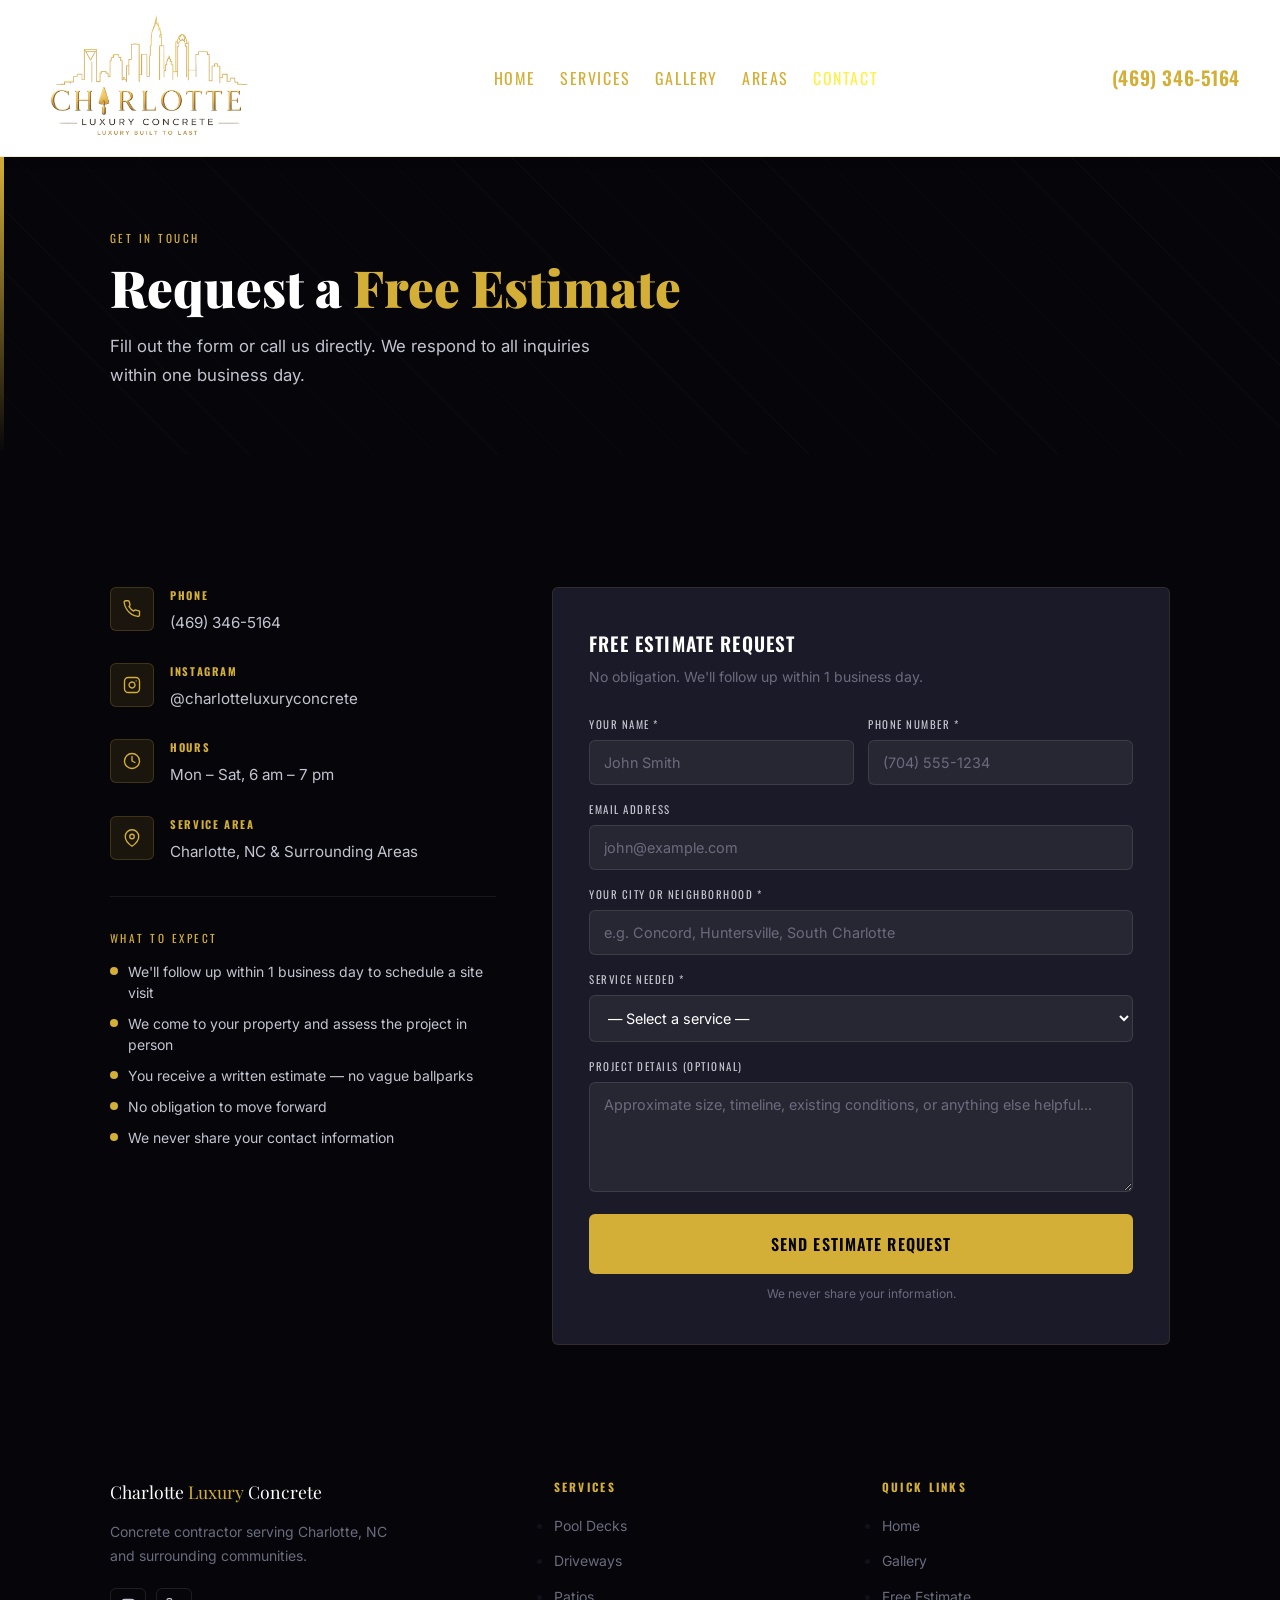
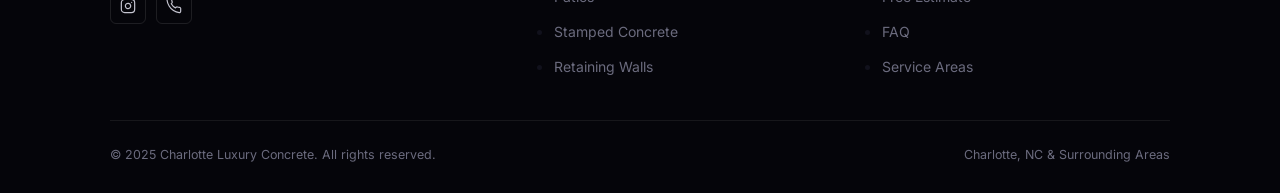
<file: contact.html>
<!DOCTYPE html>
<html lang="en">
<head>
  <meta charset="UTF-8" />
  <meta name="viewport" content="width=device-width, initial-scale=1.0" />
  <title>Free Estimate | Charlotte Luxury Concrete</title>
  <meta name="description" content="Request a free concrete estimate from Charlotte Luxury Concrete. We serve Charlotte, NC and surrounding areas. Call or fill out the form — we respond within one business day." />
  <link rel="preconnect" href="https://fonts.googleapis.com" />
  <link rel="preconnect" href="https://fonts.gstatic.com" crossorigin />
  <link href="https://fonts.googleapis.com/css2?family=Playfair+Display:wght@700;900&family=Inter:wght@400;500;600&family=Oswald:wght@500;600&display=swap" rel="stylesheet" />
  <link rel="stylesheet" href="style.css" />
  <style>
    .contact-layout {
      display: grid;
      grid-template-columns: 1fr 1.6fr;
      gap: 56px;
      margin-top: 52px;
      align-items: start;
    }

    /* Info column */
    .contact-info { display: flex; flex-direction: column; gap: 28px; }
    .ci-row { display: flex; gap: 16px; align-items: flex-start; }
    .ci-icon {
      width: 44px; height: 44px;
      background: rgba(212,175,55,.1);
      border: 1px solid rgba(212,175,55,.2);
      border-radius: var(--radius);
      display: flex; align-items: center; justify-content: center;
      font-size: 1.1rem; flex-shrink: 0;
    }
    .ci-text strong {
      display: block;
      font-family: var(--f-head);
      font-size: .68rem;
      letter-spacing: .15em;
      text-transform: uppercase;
      color: var(--gold);
      margin-bottom: 4px;
    }
    .ci-text a, .ci-text span {
      font-size: .95rem;
      color: var(--gray-lt);
    }
    .ci-text a:hover { color: var(--gold); }

    .info-divider {
      border: none;
      border-top: 1px solid rgba(255,255,255,.08);
      margin: 4px 0;
    }

    .trust-list {
      display: flex;
      flex-direction: column;
      gap: 10px;
      margin-top: 4px;
    }
    .trust-list li {
      display: flex;
      align-items: flex-start;
      gap: 10px;
      font-size: .875rem;
      color: var(--gray-lt);
      line-height: 1.5;
    }
    .trust-dot {
      width: 8px; height: 8px;
      border-radius: 50%;
      background: var(--gold);
      flex-shrink: 0;
      margin-top: 6px;
    }

    /* Form */
    .form-box {
      background: var(--dark2);
      border: 1px solid rgba(212,175,55,.12);
      border-radius: var(--radius);
      padding: 40px 36px;
    }
    .form-box h2 {
      font-family: var(--f-head);
      font-size: 1.2rem;
      font-weight: 600;
      letter-spacing: .06em;
      text-transform: uppercase;
      color: var(--white);
      margin-bottom: 6px;
    }
    .form-box .form-sub {
      font-size: .875rem;
      color: var(--gray);
      margin-bottom: 28px;
    }
    .f-row { display: grid; grid-template-columns: 1fr 1fr; gap: 14px; }
    .f-group { display: flex; flex-direction: column; gap: 6px; margin-bottom: 16px; }
    .f-group label {
      font-family: var(--f-head);
      font-size: .68rem;
      letter-spacing: .14em;
      text-transform: uppercase;
      color: var(--gray-lt);
    }
    .f-group input,
    .f-group select,
    .f-group textarea {
      background: rgba(255,255,255,.06);
      border: 1px solid rgba(255,255,255,.1);
      border-radius: var(--radius);
      padding: 13px 14px;
      color: var(--white);
      font-family: var(--f-sans);
      font-size: .9rem;
      width: 100%;
      transition: var(--ease);
    }
    .f-group input::placeholder,
    .f-group textarea::placeholder { color: var(--gray); }
    .f-group input:focus,
    .f-group select:focus,
    .f-group textarea:focus { outline: none; border-color: var(--gold); }
    .f-group select option { background: var(--dark); }
    .f-group textarea { resize: vertical; min-height: 110px; }
    .f-submit {
      width: 100%;
      justify-content: center;
      margin-top: 6px;
      font-size: 1rem;
      padding: 16px;
    }
    .f-note {
      text-align: center;
      font-size: .75rem;
      color: var(--gray);
      margin-top: 10px;
    }
    .form-success {
      display: none;
      text-align: center;
      padding: 40px 0;
    }
    .form-success h3 {
      font-family: var(--f-serif);
      font-size: 1.6rem;
      color: var(--white);
      margin-bottom: 10px;
    }
    .form-success p { font-size: .95rem; color: var(--gray-lt); line-height: 1.7; }

    @media (max-width: 860px) {
      .contact-layout { grid-template-columns: 1fr; }
      .f-row { grid-template-columns: 1fr; }
      .form-box { padding: 28px 22px; }
    }
  </style>
</head>
<body>

<header class="site-header">
  <div class="header-inner">
    <a href="index.html" class="brand">
      <img src="logo.png" alt="Charlotte Luxury Concrete" class="brand-logo" onerror="this.style.display='none';this.nextElementSibling.style.display='block'"/>
      <span style="display:none;font-family:var(--f-serif);font-size:1rem;color:var(--white);">Charlotte <span style="color:var(--gold)">Luxury</span> Concrete</span>
    </a>
    <nav class="header-nav">
      <a href="index.html">Home</a>
      <a href="services.html">Services</a>
      <a href="gallery.html">Gallery</a>
      <a href="index.html#areas">Areas</a>
      <a href="contact.html" class="active">Contact</a>
    </nav>
    <a href="tel:4693465164" class="header-phone">(469) 346-5164</a>
    <button class="nav-toggle" aria-label="Toggle menu" aria-expanded="false"><span></span><span></span><span></span></button>
  </div>
</header>


<section class="page-hero">
  <div class="page-hero-stripe"></div>
  <div class="wrap page-hero-content">
    <span class="eyebrow">Get in Touch</span>
    <h1>Request a <span class="gold">Free Estimate</span></h1>
    <p>Fill out the form or call us directly. We respond to all inquiries within one business day.</p>
  </div>
</section>


<section class="sec sec--navy">
  <div class="wrap">
    <div class="contact-layout">

      <div class="contact-info">

        <div class="ci-row">
          <div class="ci-icon">
            <svg width="18" height="18" viewBox="0 0 24 24" fill="none" stroke="currentColor" stroke-width="1.8" stroke-linecap="round" stroke-linejoin="round" style="color:var(--gold)"><path d="M22 16.92v3a2 2 0 0 1-2.18 2 19.79 19.79 0 0 1-8.63-3.07A19.5 19.5 0 0 1 4.69 12 19.79 19.79 0 0 1 1.6 3.37 2 2 0 0 1 3.55 1h3a2 2 0 0 1 2 1.72c.127.96.361 1.903.7 2.81a2 2 0 0 1-.45 2.11L7.91 8.54a16 16 0 0 0 6.29 6.29l.91-.9a2 2 0 0 1 2.11-.45c.907.339 1.85.573 2.81.7A2 2 0 0 1 22 16.92z"/></svg>
          </div>
          <div class="ci-text">
            <strong>Phone</strong>
            <a href="tel:4693465164">(469) 346-5164</a>
          </div>
        </div>

        <div class="ci-row">
          <div class="ci-icon">
            <svg width="18" height="18" viewBox="0 0 24 24" fill="none" stroke="currentColor" stroke-width="1.8" stroke-linecap="round" stroke-linejoin="round" style="color:var(--gold)"><rect x="2" y="2" width="20" height="20" rx="5" ry="5"/><path d="M16 11.37A4 4 0 1 1 12.63 8 4 4 0 0 1 16 11.37z"/><line x1="17.5" y1="6.5" x2="17.51" y2="6.5"/></svg>
          </div>
          <div class="ci-text">
            <strong>Instagram</strong>
            <a href="https://www.instagram.com/charlotteluxuryconcrete/" target="_blank">@charlotteluxuryconcrete</a>
          </div>
        </div>

        <div class="ci-row">
          <div class="ci-icon">
            <svg width="18" height="18" viewBox="0 0 24 24" fill="none" stroke="currentColor" stroke-width="1.8" stroke-linecap="round" stroke-linejoin="round" style="color:var(--gold)"><circle cx="12" cy="12" r="10"/><polyline points="12 6 12 12 16 14"/></svg>
          </div>
          <div class="ci-text">
            <strong>Hours</strong>
            <span>Mon – Sat, 6 am – 7 pm</span>
          </div>
        </div>

        <div class="ci-row">
          <div class="ci-icon">
            <svg width="18" height="18" viewBox="0 0 24 24" fill="none" stroke="currentColor" stroke-width="1.8" stroke-linecap="round" stroke-linejoin="round" style="color:var(--gold)"><path d="M21 10c0 7-9 13-9 13s-9-6-9-13a9 9 0 0 1 18 0z"/><circle cx="12" cy="10" r="3"/></svg>
          </div>
          <div class="ci-text">
            <strong>Service Area</strong>
            <span>Charlotte, NC &amp; Surrounding Areas</span>
          </div>
        </div>

        <hr class="info-divider" />

        <div>
          <span class="eyebrow" style="margin-bottom:14px;">What to Expect</span>
          <ul class="trust-list">
            <li><div class="trust-dot"></div>We'll follow up within 1 business day to schedule a site visit</li>
            <li><div class="trust-dot"></div>We come to your property and assess the project in person</li>
            <li><div class="trust-dot"></div>You receive a written estimate — no vague ballparks</li>
            <li><div class="trust-dot"></div>No obligation to move forward</li>
            <li><div class="trust-dot"></div>We never share your contact information</li>
          </ul>
        </div>

      </div>

      <div class="form-box">
        <h2>Free Estimate Request</h2>
        <p class="form-sub">No obligation. We'll follow up within 1 business day.</p>

        <form
          id="estimate-form"
          action="https://formspree.io/f/xrenqlyq"
          method="POST"
        >
          <input type="hidden" name="_subject" value="New Estimate Request — Charlotte Luxury Concrete" />
          <input type="hidden" name="_next" value="thank-you.html" />
          <input type="text" name="_gotcha" style="display:none" />

          <div class="f-row">
            <div class="f-group">
              <label for="name">Your Name *</label>
              <input type="text" id="name" name="name" placeholder="John Smith" required />
            </div>
            <div class="f-group">
              <label for="phone">Phone Number *</label>
              <input type="tel" id="phone" name="phone" placeholder="(704) 555-1234" required />
            </div>
          </div>

          <div class="f-group">
            <label for="email">Email Address</label>
            <input type="email" id="email" name="email" placeholder="john@example.com" />
          </div>

          <div class="f-group">
            <label for="city">Your City or Neighborhood *</label>
            <input type="text" id="city" name="city" placeholder="e.g. Concord, Huntersville, South Charlotte" required />
          </div>

          <div class="f-group">
            <label for="service">Service Needed *</label>
            <select id="service" name="service" required>
              <option value="">— Select a service —</option>
              <option>Pool Deck</option>
              <option>Driveway</option>
              <option>Patio</option>
              <option>Stamped Concrete</option>
              <option>Retaining Wall</option>
              <option>Steps / Stairs</option>
              <option>Garage / Slab</option>
              <option>Footings</option>
              <option>Not sure — need advice</option>
            </select>
          </div>

          <div class="f-group">
            <label for="message">Project Details (optional)</label>
            <textarea id="message" name="message" placeholder="Approximate size, timeline, existing conditions, or anything else helpful..."></textarea>
          </div>

          <button type="submit" class="btn btn-gold f-submit">Send Estimate Request</button>
          <p class="f-note">We never share your information.</p>
        </form>

        <div class="form-success" id="form-success">
          <h3>Request Received!</h3>
          <p>We'll be in touch within one business day.<br>You can also reach us directly at<br><a href="tel:4693465164" style="color:var(--gold);">(469) 346-5164</a>.</p>
        </div>
      </div>

    </div>
  </div>
</section>


<footer class="site-footer">
  <div class="wrap">
    <div class="footer-inner">
      <div class="footer-brand">
        <span style="font-family:var(--f-serif);font-size:1.1rem;color:var(--white);">
          Charlotte <span style="color:var(--gold)">Luxury</span> Concrete
        </span>
        <p>Concrete contractor serving Charlotte, NC and surrounding communities.</p>
        <div class="footer-social">
          <a href="https://www.instagram.com/charlotteluxuryconcrete/" target="_blank" title="Instagram">
            <svg width="16" height="16" viewBox="0 0 24 24" fill="none" stroke="currentColor" stroke-width="1.8" stroke-linecap="round" stroke-linejoin="round"><rect x="2" y="2" width="20" height="20" rx="5" ry="5"/><path d="M16 11.37A4 4 0 1 1 12.63 8 4 4 0 0 1 16 11.37z"/><line x1="17.5" y1="6.5" x2="17.51" y2="6.5"/></svg>
          </a>
          <a href="tel:4693465164" title="Call Us">
            <svg width="16" height="16" viewBox="0 0 24 24" fill="none" stroke="currentColor" stroke-width="1.8" stroke-linecap="round" stroke-linejoin="round"><path d="M22 16.92v3a2 2 0 0 1-2.18 2 19.79 19.79 0 0 1-8.63-3.07A19.5 19.5 0 0 1 4.69 12 19.79 19.79 0 0 1 1.6 3.37 2 2 0 0 1 3.55 1h3a2 2 0 0 1 2 1.72c.127.96.361 1.903.7 2.81a2 2 0 0 1-.45 2.11L7.91 8.54a16 16 0 0 0 6.29 6.29l.91-.9a2 2 0 0 1 2.11-.45c.907.339 1.85.573 2.81.7A2 2 0 0 1 22 16.92z"/></svg>
          </a>
        </div>
      </div>
      <div class="footer-col">
        <h4>Services</h4>
        <ul>
          <li><a href="services.html">Pool Decks</a></li>
          <li><a href="services.html">Driveways</a></li>
          <li><a href="services.html">Patios</a></li>
          <li><a href="services.html">Stamped Concrete</a></li>
          <li><a href="services.html">Retaining Walls</a></li>
        </ul>
      </div>
      <div class="footer-col">
        <h4>Quick Links</h4>
        <ul>
          <li><a href="index.html">Home</a></li>
          <li><a href="gallery.html">Gallery</a></li>
          <li><a href="contact.html">Free Estimate</a></li>
          <li><a href="index.html#faq">FAQ</a></li>
          <li><a href="index.html#areas">Service Areas</a></li>
        </ul>
      </div>
    </div>
    <div class="footer-bottom">
      <span>© 2025 Charlotte Luxury Concrete. All rights reserved.</span>
      <span>Charlotte, NC &amp; Surrounding Areas</span>
    </div>
  </div>
</footer>

<a href="tel:4693465164" class="btn btn-gold float-call">Call for Free Estimate</a>

<script src="script.js"></script>
</body>
</html>
</file>
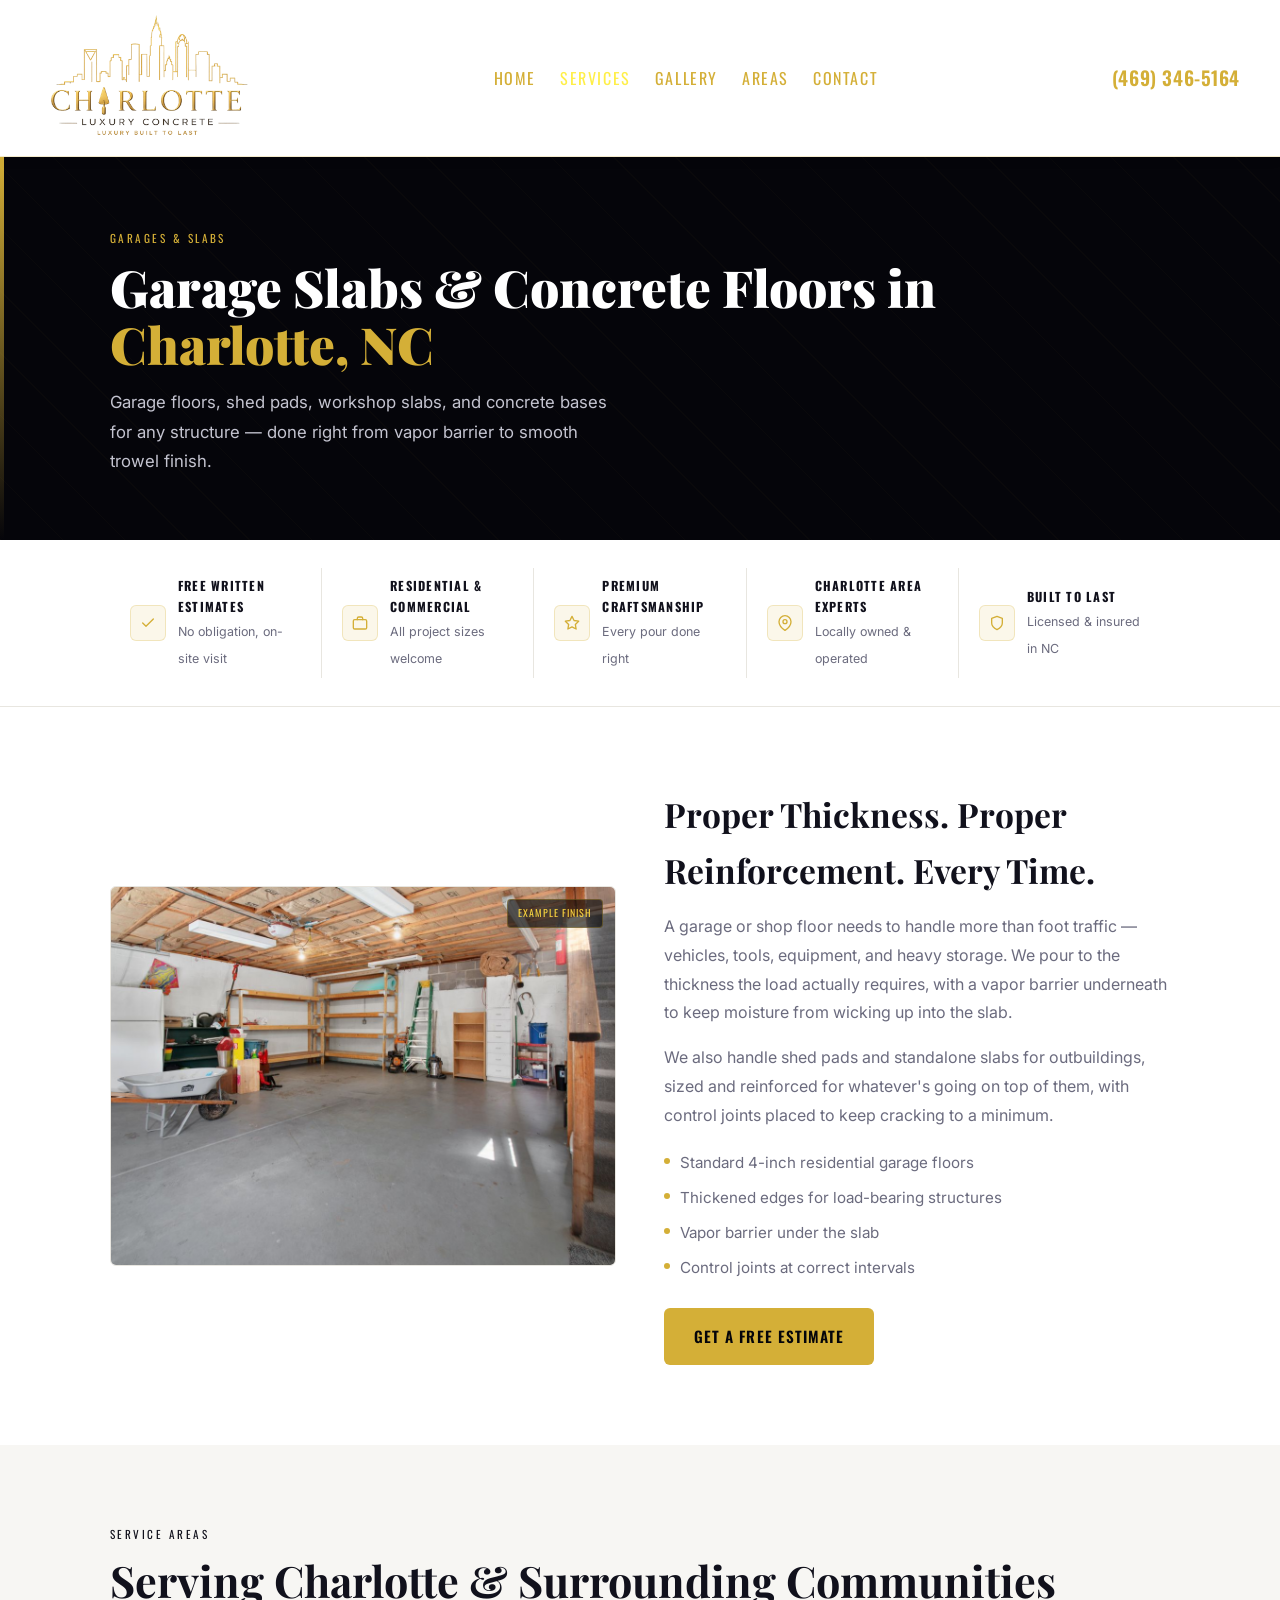
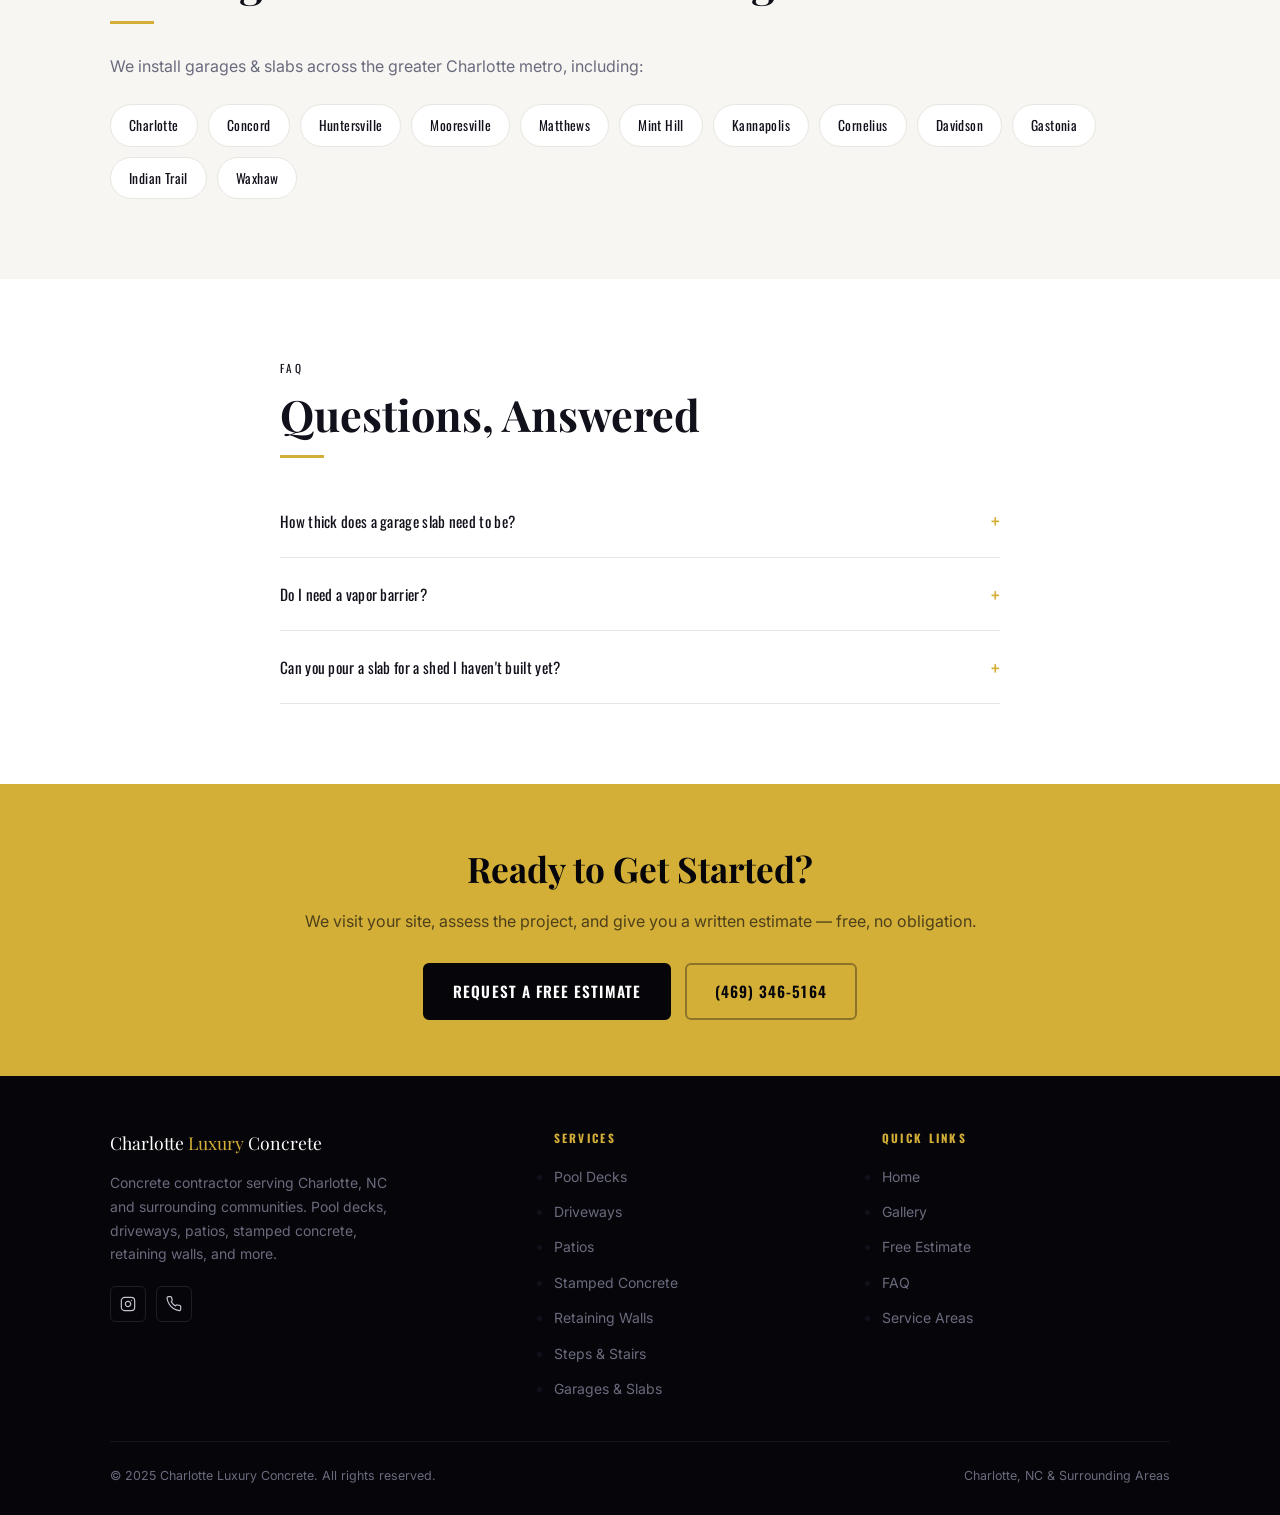
<file: garage-slabs-charlotte-nc.html>
<!DOCTYPE html>
<html lang="en">
<head>
  <meta charset="UTF-8" />
  <meta name="viewport" content="width=device-width, initial-scale=1.0" />
  <title>Garage Slabs &amp; Concrete Floors Charlotte, NC | Charlotte Luxury Concrete</title>
  <meta name="description" content="Garage floors, shed pads, and workshop slabs in Charlotte, NC — poured with proper thickness, vapor barrier, and reinforcement. Call (469) 346-5164." />
  <link rel="preconnect" href="https://fonts.googleapis.com" />
  <link rel="preconnect" href="https://fonts.gstatic.com" crossorigin />
  <link href="https://fonts.googleapis.com/css2?family=Playfair+Display:wght@700;900&family=Inter:wght@400;500;600&family=Oswald:wght@500;600&display=swap" rel="stylesheet" />
  <link rel="stylesheet" href="style.css" />
</head>
<body>

<header class="site-header">
  <div class="header-inner">
    <a href="index.html" class="brand">
      <img src="logo.png" alt="Charlotte Luxury Concrete" class="brand-logo"
           onerror="this.style.display='none';this.nextElementSibling.style.display='block'"/>
      <span style="display:none;font-family:var(--f-serif);font-size:1rem;color:var(--white);">Charlotte <span style="color:var(--gold)">Luxury</span> Concrete</span>
    </a>
    <nav class="header-nav">
      <a href="index.html">Home</a>
      <a href="services.html" class="active">Services</a>
      <a href="gallery.html">Gallery</a>
      <a href="index.html#areas">Areas</a>
      <a href="contact.html">Contact</a>
    </nav>
    <a href="tel:4693465164" class="header-phone">(469) 346-5164</a>
    <button class="nav-toggle" aria-label="Toggle menu" aria-expanded="false"><span></span><span></span><span></span></button>
  </div>
</header>


<section class="page-hero">
  <div class="page-hero-stripe"></div>
  <div class="wrap page-hero-content">
    <span class="eyebrow">Garages & Slabs</span>
    <h1>Garage Slabs &amp; Concrete Floors in <span class="gold">Charlotte, NC</span></h1>
    <p>Garage floors, shed pads, workshop slabs, and concrete bases for any structure — done right from vapor barrier to smooth trowel finish.</p>
  </div>
</section>


<div class="trust-bar">
  <div class="wrap">
    <div class="trust-bar-inner">

      <div class="trust-point">
        <div class="trust-icon">
          <svg width="16" height="16" viewBox="0 0 24 24" fill="none" stroke="var(--gold)" stroke-width="2" stroke-linecap="round" stroke-linejoin="round"><polyline points="20 6 9 17 4 12"/></svg>
        </div>
        <div class="trust-text">
          <strong>Free Written Estimates</strong>
          <span>No obligation, on-site visit</span>
        </div>
      </div>

      <div class="trust-point">
        <div class="trust-icon">
          <svg width="16" height="16" viewBox="0 0 24 24" fill="none" stroke="var(--gold)" stroke-width="2" stroke-linecap="round" stroke-linejoin="round"><rect x="2" y="7" width="20" height="14" rx="2"/><path d="M16 7V5a2 2 0 0 0-2-2h-4a2 2 0 0 0-2 2v2"/></svg>
        </div>
        <div class="trust-text">
          <strong>Residential &amp; Commercial</strong>
          <span>All project sizes welcome</span>
        </div>
      </div>

      <div class="trust-point">
        <div class="trust-icon">
          <svg width="16" height="16" viewBox="0 0 24 24" fill="none" stroke="var(--gold)" stroke-width="2" stroke-linecap="round" stroke-linejoin="round"><path d="M12 2l3.09 6.26L22 9.27l-5 4.87 1.18 6.88L12 17.77l-6.18 3.25L7 14.14 2 9.27l6.91-1.01L12 2z"/></svg>
        </div>
        <div class="trust-text">
          <strong>Premium Craftsmanship</strong>
          <span>Every pour done right</span>
        </div>
      </div>

      <div class="trust-point">
        <div class="trust-icon">
          <svg width="16" height="16" viewBox="0 0 24 24" fill="none" stroke="var(--gold)" stroke-width="2" stroke-linecap="round" stroke-linejoin="round"><path d="M21 10c0 7-9 13-9 13s-9-6-9-13a9 9 0 0 1 18 0z"/><circle cx="12" cy="10" r="3"/></svg>
        </div>
        <div class="trust-text">
          <strong>Charlotte Area Experts</strong>
          <span>Locally owned &amp; operated</span>
        </div>
      </div>

      <div class="trust-point">
        <div class="trust-icon">
          <svg width="16" height="16" viewBox="0 0 24 24" fill="none" stroke="var(--gold)" stroke-width="2" stroke-linecap="round" stroke-linejoin="round"><path d="M12 22s8-4 8-10V5l-8-3-8 3v7c0 6 8 10 8 10z"/></svg>
        </div>
        <div class="trust-text">
          <strong>Built to Last</strong>
          <span>Licensed &amp; insured in NC</span>
        </div>
      </div>

    </div>
  </div>
</div>


<section class="sec">
  <div class="wrap">
    <div class="detail-split">
      <div class="detail-media">
        <img src="stock-garage-slab.jpg" alt="Garage concrete slab example finish" />
        <span class="detail-media-example">Example Finish</span>
      </div>
      <div class="detail-copy">
        <h2>Proper Thickness. Proper Reinforcement. Every Time.</h2>
        <p>A garage or shop floor needs to handle more than foot traffic — vehicles, tools, equipment, and heavy storage. We pour to the thickness the load actually requires, with a vapor barrier underneath to keep moisture from wicking up into the slab.</p>
          <p>We also handle shed pads and standalone slabs for outbuildings, sized and reinforced for whatever's going on top of them, with control joints placed to keep cracking to a minimum.</p>
        <ul class="feature-list">
          <li>Standard 4-inch residential garage floors</li>
            <li>Thickened edges for load-bearing structures</li>
            <li>Vapor barrier under the slab</li>
            <li>Control joints at correct intervals</li>
        </ul>
        <a href="contact.html" class="btn btn-gold">Get a Free Estimate</a>
      </div>
    </div>
  </div>
</section>


<section class="sec sec--off">
  <div class="wrap">
    <span class="eyebrow eyebrow--dark">Service Areas</span>
    <h2 class="sec-title">Serving Charlotte &amp; Surrounding Communities</h2>
    <div class="rule"></div>
    <p class="sec-sub">We install garages & slabs across the greater Charlotte metro, including:</p>
    <div class="area-chips">
      <span class="chip">Charlotte</span>
      <span class="chip">Concord</span>
      <span class="chip">Huntersville</span>
      <span class="chip">Mooresville</span>
      <span class="chip">Matthews</span>
      <span class="chip">Mint Hill</span>
      <span class="chip">Kannapolis</span>
      <span class="chip">Cornelius</span>
      <span class="chip">Davidson</span>
      <span class="chip">Gastonia</span>
      <span class="chip">Indian Trail</span>
      <span class="chip">Waxhaw</span>
    </div>
  </div>
</section>


<section class="sec">
  <div class="wrap" style="max-width:760px;">
    <span class="eyebrow eyebrow--dark">FAQ</span>
    <h2 class="sec-title">Questions, Answered</h2>
    <div class="rule"></div>
    <div class="faq-list">
      <details>
        <summary>How thick does a garage slab need to be?</summary>
        <p>4 inches is standard for a typical residential garage. If you're planning to store heavier equipment, a lift, or an RV, we can pour thicker with added reinforcement.</p>
      </details>

      <details>
        <summary>Do I need a vapor barrier?</summary>
        <p>Yes, we recommend it for any enclosed slab like a garage or shop floor — it keeps ground moisture from migrating up through the concrete, which can cause issues with flooring, storage, or humidity inside the structure.</p>
      </details>

      <details>
        <summary>Can you pour a slab for a shed I haven't built yet?</summary>
        <p>Yes — just give us the dimensions from your shed kit or builder's plans and we'll pour a slab sized and leveled to spec so it's ready when the structure goes up.</p>
      </details>
    </div>
  </div>
</section>


<section class="cta-band">
  <div class="wrap">
    <h2>Ready to Get Started?</h2>
    <p>We visit your site, assess the project, and give you a written estimate — free, no obligation.</p>
    <div style="display:flex;gap:14px;justify-content:center;flex-wrap:wrap;">
      <a href="contact.html" class="btn btn-navy">Request a Free Estimate</a>
      <a href="tel:4693465164" class="btn btn-outline-dark">(469) 346-5164</a>
    </div>
  </div>
</section>


<footer class="site-footer">
  <div class="wrap">
    <div class="footer-inner">
      <div class="footer-brand">
        <span style="font-family:var(--f-serif);font-size:1.1rem;color:var(--white);">
          Charlotte <span style="color:var(--gold)">Luxury</span> Concrete
        </span>
        <p>Concrete contractor serving Charlotte, NC and surrounding communities. Pool decks, driveways, patios, stamped concrete, retaining walls, and more.</p>
        <div class="footer-social">
          <a href="https://www.instagram.com/charlotteluxuryconcrete/" target="_blank" title="Instagram">
            <svg width="16" height="16" viewBox="0 0 24 24" fill="none" stroke="currentColor" stroke-width="1.8" stroke-linecap="round" stroke-linejoin="round"><rect x="2" y="2" width="20" height="20" rx="5" ry="5"/><path d="M16 11.37A4 4 0 1 1 12.63 8 4 4 0 0 1 16 11.37z"/><line x1="17.5" y1="6.5" x2="17.51" y2="6.5"/></svg>
          </a>
          <a href="tel:4693465164" title="Call Us">
            <svg width="16" height="16" viewBox="0 0 24 24" fill="none" stroke="currentColor" stroke-width="1.8" stroke-linecap="round" stroke-linejoin="round"><path d="M22 16.92v3a2 2 0 0 1-2.18 2 19.79 19.79 0 0 1-8.63-3.07A19.5 19.5 0 0 1 4.69 12 19.79 19.79 0 0 1 1.6 3.37 2 2 0 0 1 3.55 1h3a2 2 0 0 1 2 1.72c.127.96.361 1.903.7 2.81a2 2 0 0 1-.45 2.11L7.91 8.54a16 16 0 0 0 6.29 6.29l.91-.9a2 2 0 0 1 2.11-.45c.907.339 1.85.573 2.81.7A2 2 0 0 1 22 16.92z"/></svg>
          </a>
        </div>
      </div>
      <div class="footer-col">
        <h4>Services</h4>
        <ul>
          <li><a href="pool-decks-charlotte-nc.html">Pool Decks</a></li>
          <li><a href="concrete-driveways-charlotte-nc.html">Driveways</a></li>
          <li><a href="concrete-patios-charlotte-nc.html">Patios</a></li>
          <li><a href="stamped-concrete-charlotte-nc.html">Stamped Concrete</a></li>
          <li><a href="retaining-walls-charlotte-nc.html">Retaining Walls</a></li>
          <li><a href="concrete-steps-charlotte-nc.html">Steps &amp; Stairs</a></li>
          <li><a href="garage-slabs-charlotte-nc.html">Garages &amp; Slabs</a></li>
        </ul>
      </div>
      <div class="footer-col">
        <h4>Quick Links</h4>
        <ul>
          <li><a href="index.html">Home</a></li>
          <li><a href="gallery.html">Gallery</a></li>
          <li><a href="contact.html">Free Estimate</a></li>
          <li><a href="index.html#faq">FAQ</a></li>
          <li><a href="index.html#areas">Service Areas</a></li>
        </ul>
      </div>
    </div>
    <div class="footer-bottom">
      <span>&copy; 2025 Charlotte Luxury Concrete. All rights reserved.</span>
      <span>Charlotte, NC &amp; Surrounding Areas</span>
    </div>
  </div>
</footer>

<a href="tel:4693465164" class="btn btn-gold float-call">Call for Free Estimate</a>

<script src="script.js"></script>
</body>
</html>
</file>
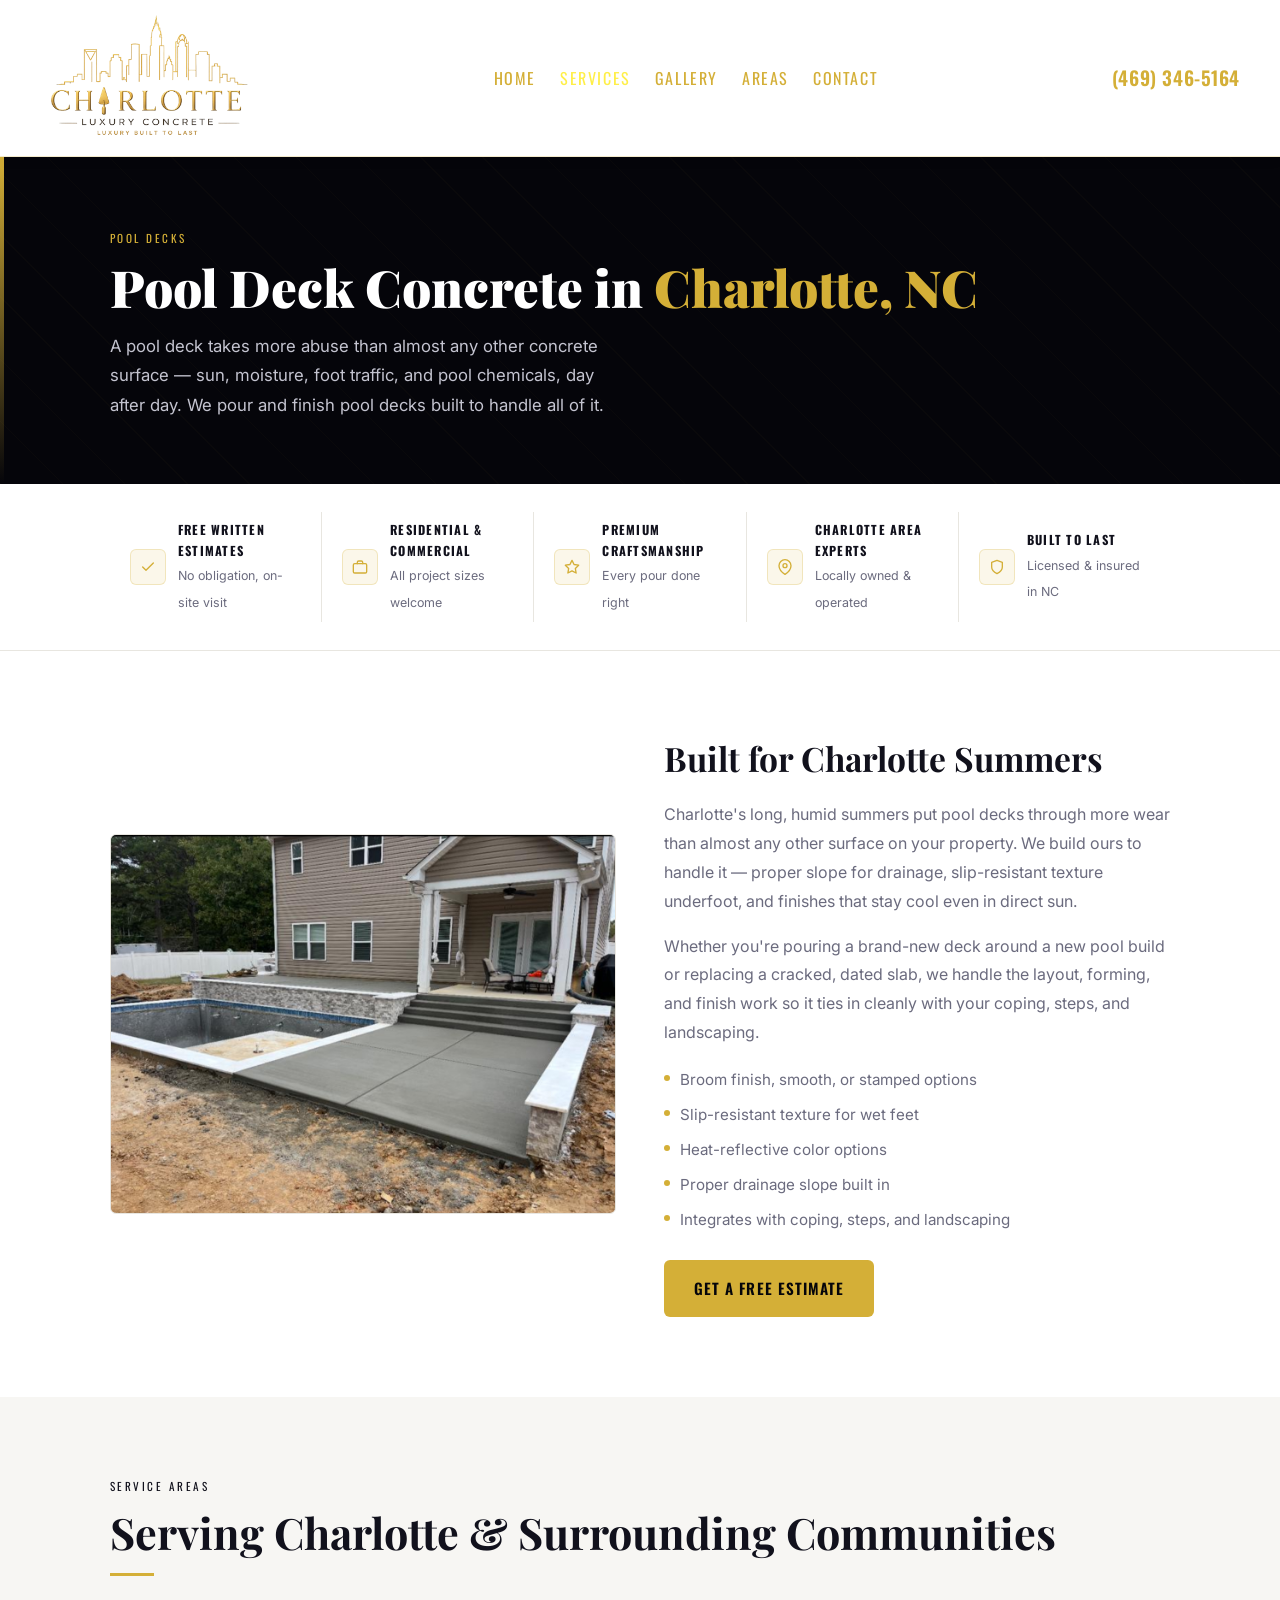
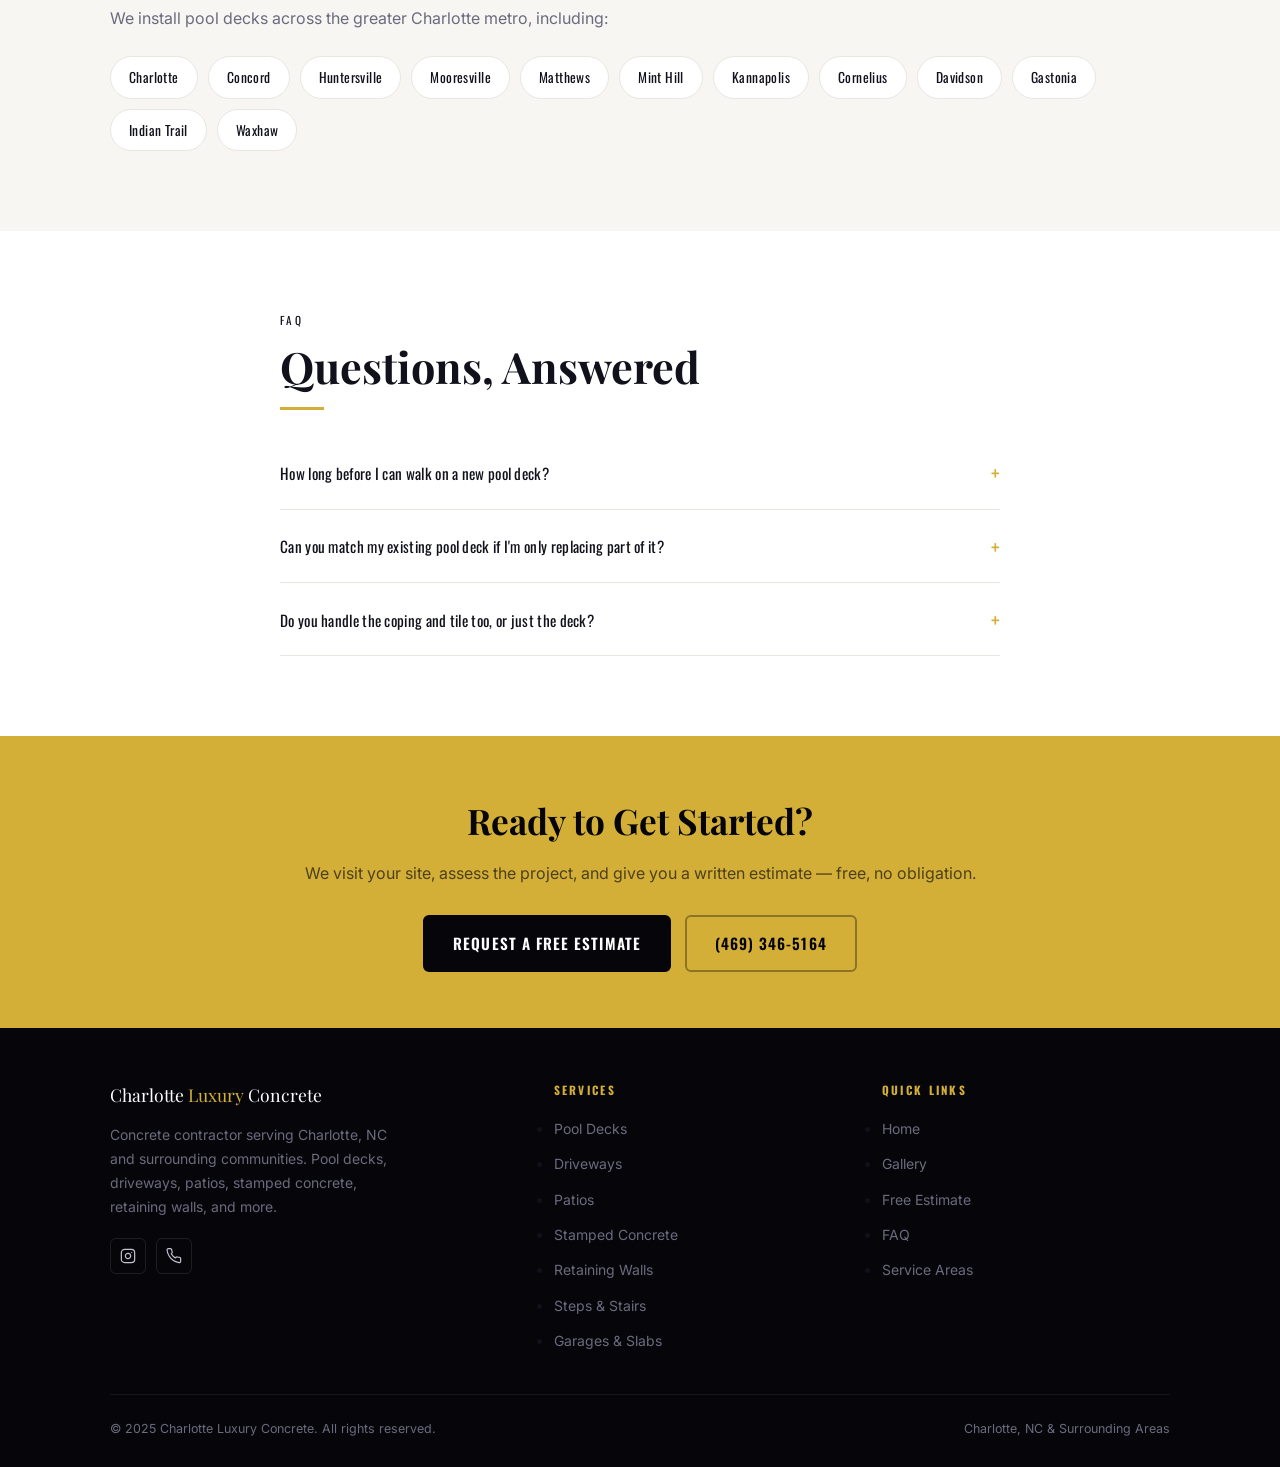
<file: pool-decks-charlotte-nc.html>
<!DOCTYPE html>
<html lang="en">
<head>
  <meta charset="UTF-8" />
  <meta name="viewport" content="width=device-width, initial-scale=1.0" />
  <title>Pool Deck Concrete Charlotte, NC | Charlotte Luxury Concrete</title>
  <meta name="description" content="Custom concrete pool decks in Charlotte, NC. Slip-resistant, heat-reflective finishes built for Carolina summers. Free written estimates — call (469) 346-5164." />
  <link rel="preconnect" href="https://fonts.googleapis.com" />
  <link rel="preconnect" href="https://fonts.gstatic.com" crossorigin />
  <link href="https://fonts.googleapis.com/css2?family=Playfair+Display:wght@700;900&family=Inter:wght@400;500;600&family=Oswald:wght@500;600&display=swap" rel="stylesheet" />
  <link rel="stylesheet" href="style.css" />
</head>
<body>

<header class="site-header">
  <div class="header-inner">
    <a href="index.html" class="brand">
      <img src="logo.png" alt="Charlotte Luxury Concrete" class="brand-logo"
           onerror="this.style.display='none';this.nextElementSibling.style.display='block'"/>
      <span style="display:none;font-family:var(--f-serif);font-size:1rem;color:var(--white);">Charlotte <span style="color:var(--gold)">Luxury</span> Concrete</span>
    </a>
    <nav class="header-nav">
      <a href="index.html">Home</a>
      <a href="services.html" class="active">Services</a>
      <a href="gallery.html">Gallery</a>
      <a href="index.html#areas">Areas</a>
      <a href="contact.html">Contact</a>
    </nav>
    <a href="tel:4693465164" class="header-phone">(469) 346-5164</a>
    <button class="nav-toggle" aria-label="Toggle menu" aria-expanded="false"><span></span><span></span><span></span></button>
  </div>
</header>


<section class="page-hero">
  <div class="page-hero-stripe"></div>
  <div class="wrap page-hero-content">
    <span class="eyebrow">Pool Decks</span>
    <h1>Pool Deck Concrete in <span class="gold">Charlotte, NC</span></h1>
    <p>A pool deck takes more abuse than almost any other concrete surface — sun, moisture, foot traffic, and pool chemicals, day after day. We pour and finish pool decks built to handle all of it.</p>
  </div>
</section>


<div class="trust-bar">
  <div class="wrap">
    <div class="trust-bar-inner">

      <div class="trust-point">
        <div class="trust-icon">
          <svg width="16" height="16" viewBox="0 0 24 24" fill="none" stroke="var(--gold)" stroke-width="2" stroke-linecap="round" stroke-linejoin="round"><polyline points="20 6 9 17 4 12"/></svg>
        </div>
        <div class="trust-text">
          <strong>Free Written Estimates</strong>
          <span>No obligation, on-site visit</span>
        </div>
      </div>

      <div class="trust-point">
        <div class="trust-icon">
          <svg width="16" height="16" viewBox="0 0 24 24" fill="none" stroke="var(--gold)" stroke-width="2" stroke-linecap="round" stroke-linejoin="round"><rect x="2" y="7" width="20" height="14" rx="2"/><path d="M16 7V5a2 2 0 0 0-2-2h-4a2 2 0 0 0-2 2v2"/></svg>
        </div>
        <div class="trust-text">
          <strong>Residential &amp; Commercial</strong>
          <span>All project sizes welcome</span>
        </div>
      </div>

      <div class="trust-point">
        <div class="trust-icon">
          <svg width="16" height="16" viewBox="0 0 24 24" fill="none" stroke="var(--gold)" stroke-width="2" stroke-linecap="round" stroke-linejoin="round"><path d="M12 2l3.09 6.26L22 9.27l-5 4.87 1.18 6.88L12 17.77l-6.18 3.25L7 14.14 2 9.27l6.91-1.01L12 2z"/></svg>
        </div>
        <div class="trust-text">
          <strong>Premium Craftsmanship</strong>
          <span>Every pour done right</span>
        </div>
      </div>

      <div class="trust-point">
        <div class="trust-icon">
          <svg width="16" height="16" viewBox="0 0 24 24" fill="none" stroke="var(--gold)" stroke-width="2" stroke-linecap="round" stroke-linejoin="round"><path d="M21 10c0 7-9 13-9 13s-9-6-9-13a9 9 0 0 1 18 0z"/><circle cx="12" cy="10" r="3"/></svg>
        </div>
        <div class="trust-text">
          <strong>Charlotte Area Experts</strong>
          <span>Locally owned &amp; operated</span>
        </div>
      </div>

      <div class="trust-point">
        <div class="trust-icon">
          <svg width="16" height="16" viewBox="0 0 24 24" fill="none" stroke="var(--gold)" stroke-width="2" stroke-linecap="round" stroke-linejoin="round"><path d="M12 22s8-4 8-10V5l-8-3-8 3v7c0 6 8 10 8 10z"/></svg>
        </div>
        <div class="trust-text">
          <strong>Built to Last</strong>
          <span>Licensed &amp; insured in NC</span>
        </div>
      </div>

    </div>
  </div>
</div>


<section class="sec">
  <div class="wrap">
    <div class="detail-split">
      <div class="detail-media">
        <img src="image2.png" alt="Pool deck concrete Charlotte NC" />
      </div>
      <div class="detail-copy">
        <h2>Built for Charlotte Summers</h2>
        <p>Charlotte's long, humid summers put pool decks through more wear than almost any other surface on your property. We build ours to handle it — proper slope for drainage, slip-resistant texture underfoot, and finishes that stay cool even in direct sun.</p>
          <p>Whether you're pouring a brand-new deck around a new pool build or replacing a cracked, dated slab, we handle the layout, forming, and finish work so it ties in cleanly with your coping, steps, and landscaping.</p>
        <ul class="feature-list">
          <li>Broom finish, smooth, or stamped options</li>
            <li>Slip-resistant texture for wet feet</li>
            <li>Heat-reflective color options</li>
            <li>Proper drainage slope built in</li>
            <li>Integrates with coping, steps, and landscaping</li>
        </ul>
        <a href="contact.html" class="btn btn-gold">Get a Free Estimate</a>
      </div>
    </div>
  </div>
</section>


<section class="sec sec--off">
  <div class="wrap">
    <span class="eyebrow eyebrow--dark">Service Areas</span>
    <h2 class="sec-title">Serving Charlotte &amp; Surrounding Communities</h2>
    <div class="rule"></div>
    <p class="sec-sub">We install pool decks across the greater Charlotte metro, including:</p>
    <div class="area-chips">
      <span class="chip">Charlotte</span>
      <span class="chip">Concord</span>
      <span class="chip">Huntersville</span>
      <span class="chip">Mooresville</span>
      <span class="chip">Matthews</span>
      <span class="chip">Mint Hill</span>
      <span class="chip">Kannapolis</span>
      <span class="chip">Cornelius</span>
      <span class="chip">Davidson</span>
      <span class="chip">Gastonia</span>
      <span class="chip">Indian Trail</span>
      <span class="chip">Waxhaw</span>
    </div>
  </div>
</section>


<section class="sec">
  <div class="wrap" style="max-width:760px;">
    <span class="eyebrow eyebrow--dark">FAQ</span>
    <h2 class="sec-title">Questions, Answered</h2>
    <div class="rule"></div>
    <div class="faq-list">
      <details>
        <summary>How long before I can walk on a new pool deck?</summary>
        <p>Typically 24–48 hours for light foot traffic, and about 7 days before pool furniture or heavier use. We'll give you exact timing based on weather conditions at pour time.</p>
      </details>

      <details>
        <summary>Can you match my existing pool deck if I'm only replacing part of it?</summary>
        <p>In most cases, yes. We'll look at the existing finish, color, and pattern and do our best to match it so the repair blends in rather than standing out.</p>
      </details>

      <details>
        <summary>Do you handle the coping and tile too, or just the deck?</summary>
        <p>We focus on the concrete deck itself. If your project needs coping or tile work, we're happy to coordinate with a pool contractor or refer you to one we trust.</p>
      </details>
    </div>
  </div>
</section>


<section class="cta-band">
  <div class="wrap">
    <h2>Ready to Get Started?</h2>
    <p>We visit your site, assess the project, and give you a written estimate — free, no obligation.</p>
    <div style="display:flex;gap:14px;justify-content:center;flex-wrap:wrap;">
      <a href="contact.html" class="btn btn-navy">Request a Free Estimate</a>
      <a href="tel:4693465164" class="btn btn-outline-dark">(469) 346-5164</a>
    </div>
  </div>
</section>


<footer class="site-footer">
  <div class="wrap">
    <div class="footer-inner">
      <div class="footer-brand">
        <span style="font-family:var(--f-serif);font-size:1.1rem;color:var(--white);">
          Charlotte <span style="color:var(--gold)">Luxury</span> Concrete
        </span>
        <p>Concrete contractor serving Charlotte, NC and surrounding communities. Pool decks, driveways, patios, stamped concrete, retaining walls, and more.</p>
        <div class="footer-social">
          <a href="https://www.instagram.com/charlotteluxuryconcrete/" target="_blank" title="Instagram">
            <svg width="16" height="16" viewBox="0 0 24 24" fill="none" stroke="currentColor" stroke-width="1.8" stroke-linecap="round" stroke-linejoin="round"><rect x="2" y="2" width="20" height="20" rx="5" ry="5"/><path d="M16 11.37A4 4 0 1 1 12.63 8 4 4 0 0 1 16 11.37z"/><line x1="17.5" y1="6.5" x2="17.51" y2="6.5"/></svg>
          </a>
          <a href="tel:4693465164" title="Call Us">
            <svg width="16" height="16" viewBox="0 0 24 24" fill="none" stroke="currentColor" stroke-width="1.8" stroke-linecap="round" stroke-linejoin="round"><path d="M22 16.92v3a2 2 0 0 1-2.18 2 19.79 19.79 0 0 1-8.63-3.07A19.5 19.5 0 0 1 4.69 12 19.79 19.79 0 0 1 1.6 3.37 2 2 0 0 1 3.55 1h3a2 2 0 0 1 2 1.72c.127.96.361 1.903.7 2.81a2 2 0 0 1-.45 2.11L7.91 8.54a16 16 0 0 0 6.29 6.29l.91-.9a2 2 0 0 1 2.11-.45c.907.339 1.85.573 2.81.7A2 2 0 0 1 22 16.92z"/></svg>
          </a>
        </div>
      </div>
      <div class="footer-col">
        <h4>Services</h4>
        <ul>
          <li><a href="pool-decks-charlotte-nc.html">Pool Decks</a></li>
          <li><a href="concrete-driveways-charlotte-nc.html">Driveways</a></li>
          <li><a href="concrete-patios-charlotte-nc.html">Patios</a></li>
          <li><a href="stamped-concrete-charlotte-nc.html">Stamped Concrete</a></li>
          <li><a href="retaining-walls-charlotte-nc.html">Retaining Walls</a></li>
          <li><a href="concrete-steps-charlotte-nc.html">Steps &amp; Stairs</a></li>
          <li><a href="garage-slabs-charlotte-nc.html">Garages &amp; Slabs</a></li>
        </ul>
      </div>
      <div class="footer-col">
        <h4>Quick Links</h4>
        <ul>
          <li><a href="index.html">Home</a></li>
          <li><a href="gallery.html">Gallery</a></li>
          <li><a href="contact.html">Free Estimate</a></li>
          <li><a href="index.html#faq">FAQ</a></li>
          <li><a href="index.html#areas">Service Areas</a></li>
        </ul>
      </div>
    </div>
    <div class="footer-bottom">
      <span>&copy; 2025 Charlotte Luxury Concrete. All rights reserved.</span>
      <span>Charlotte, NC &amp; Surrounding Areas</span>
    </div>
  </div>
</footer>

<a href="tel:4693465164" class="btn btn-gold float-call">Call for Free Estimate</a>

<script src="script.js"></script>
</body>
</html>
</file>
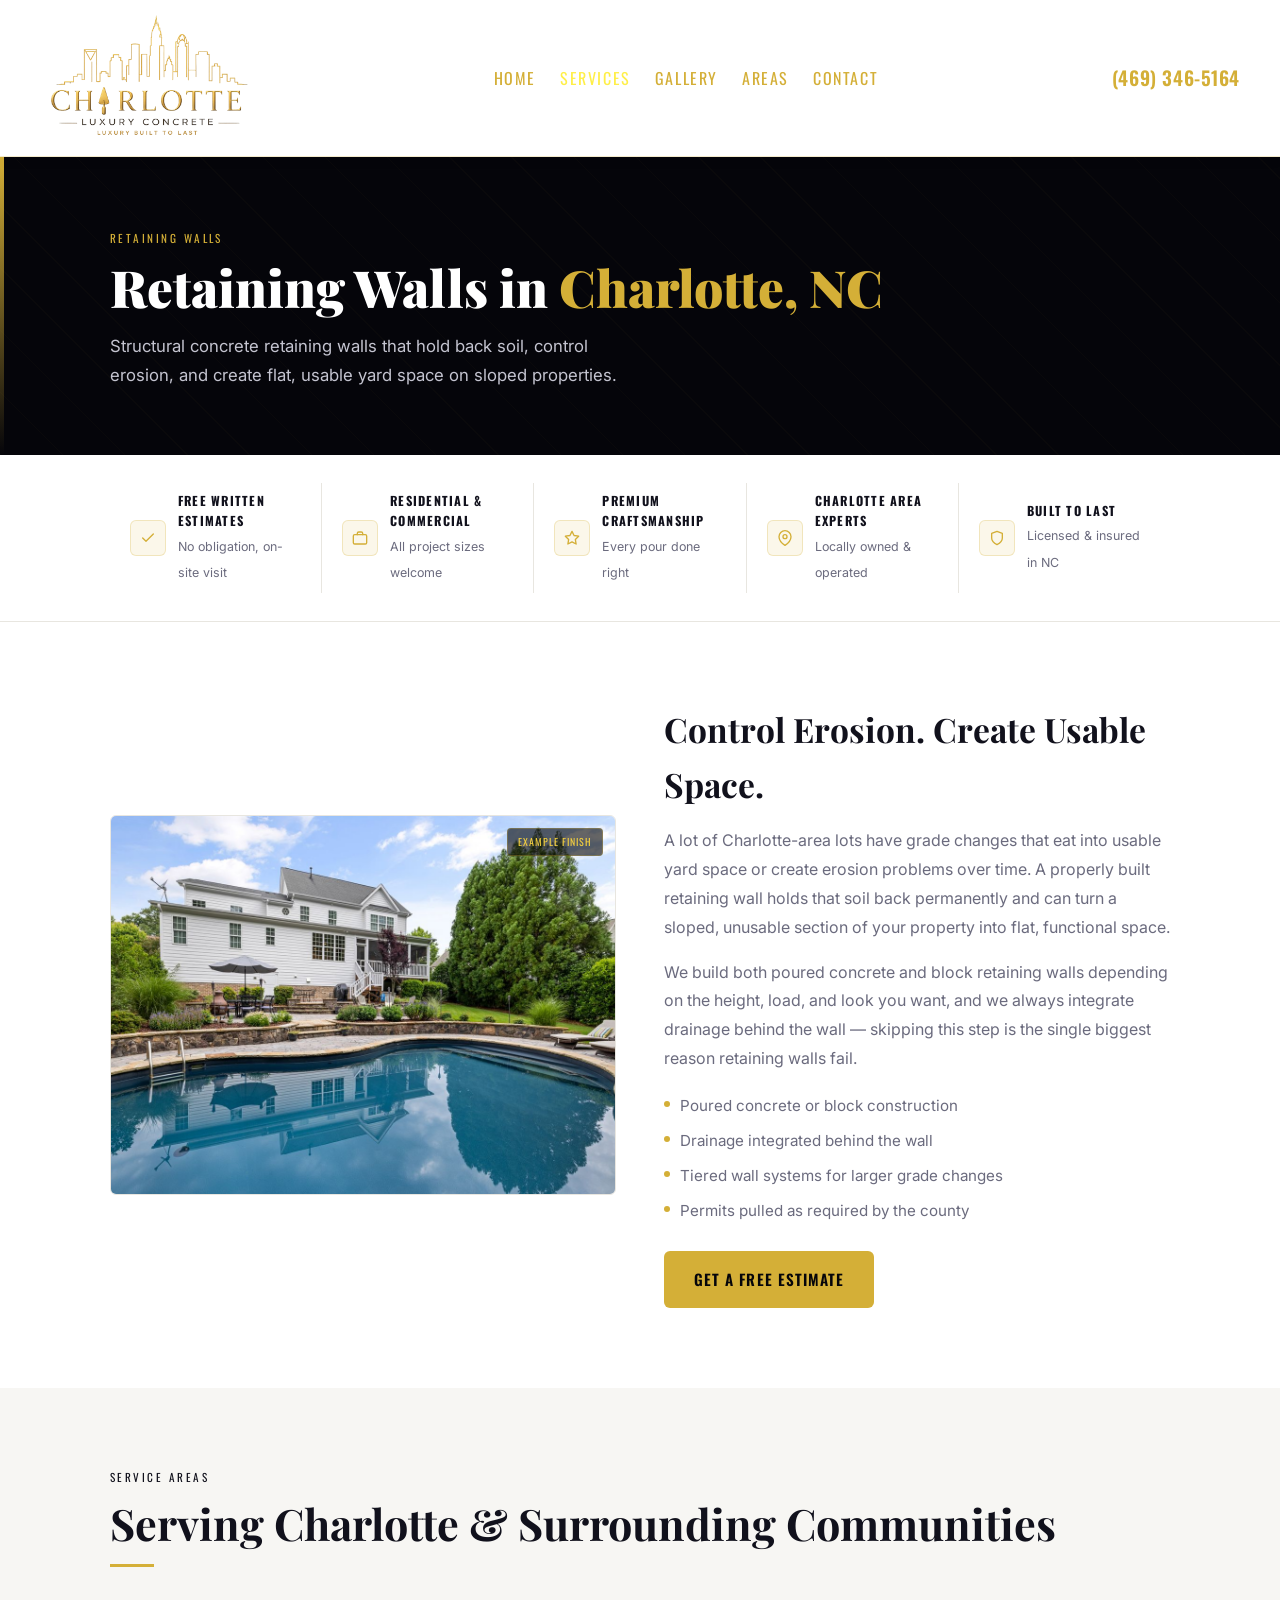
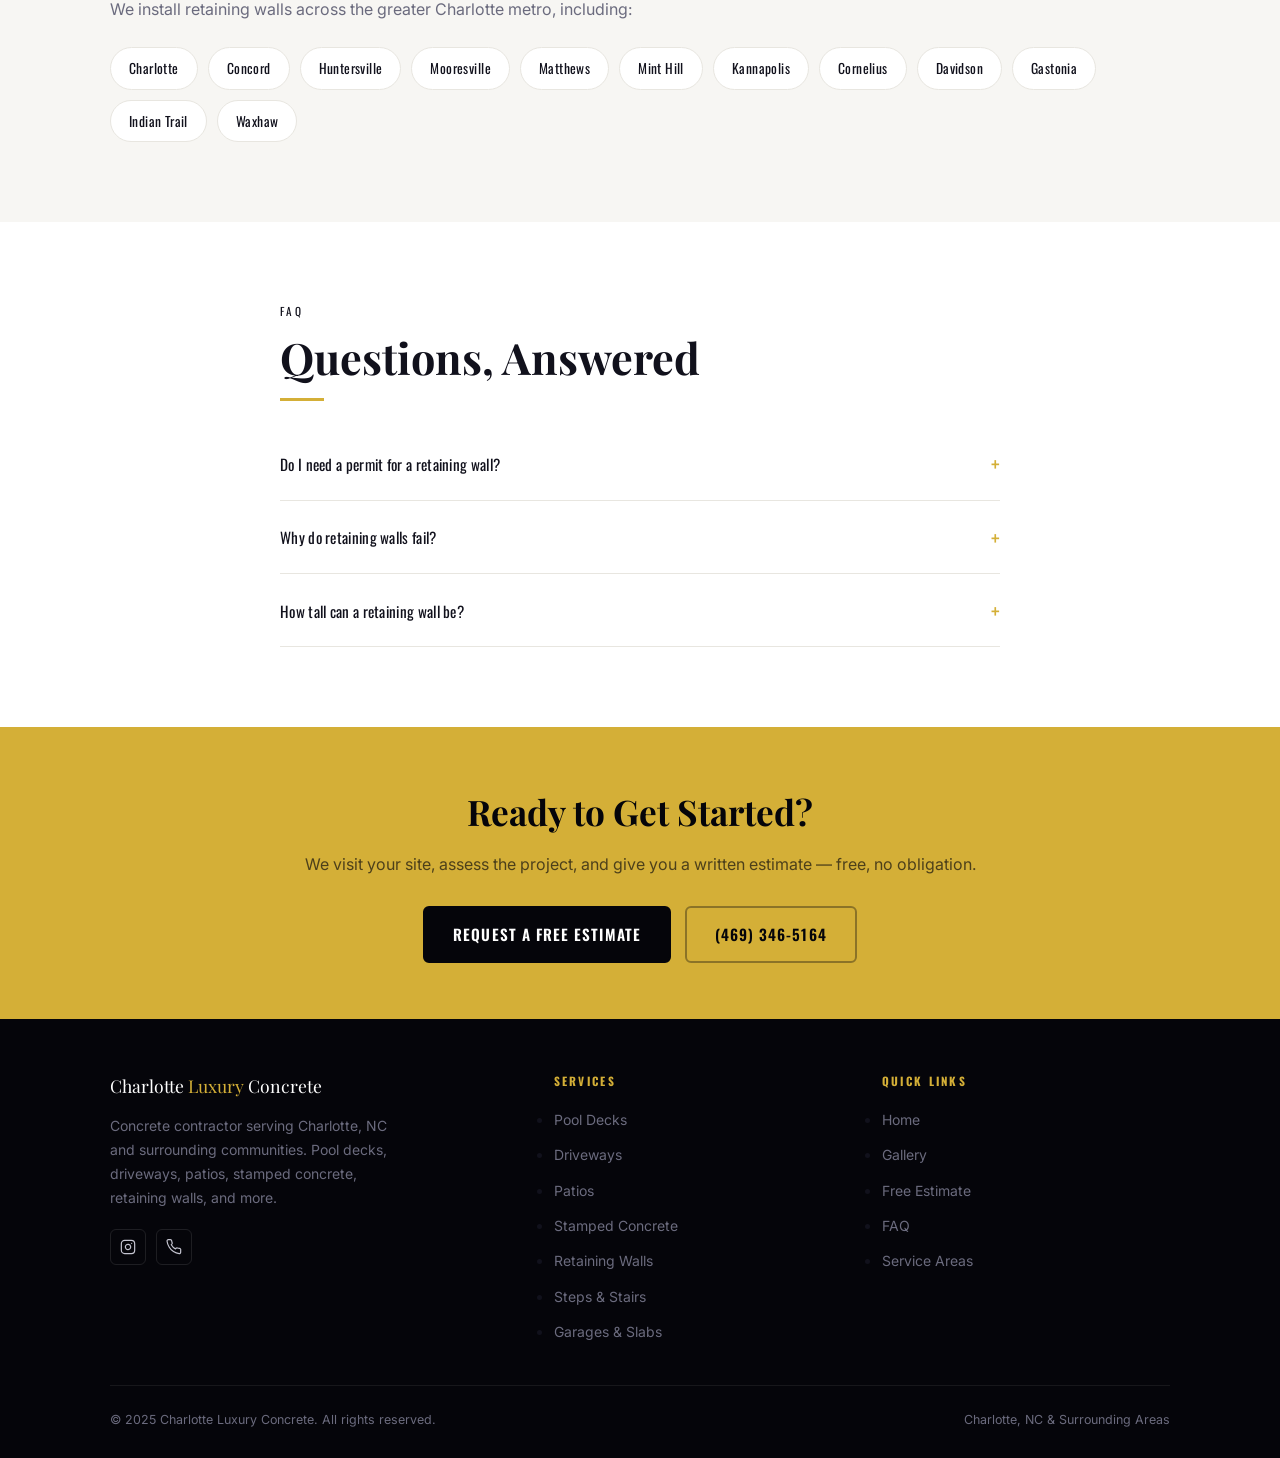
<file: retaining-walls-charlotte-nc.html>
<!DOCTYPE html>
<html lang="en">
<head>
  <meta charset="UTF-8" />
  <meta name="viewport" content="width=device-width, initial-scale=1.0" />
  <title>Retaining Walls Charlotte, NC | Charlotte Luxury Concrete</title>
  <meta name="description" content="Structural retaining walls in Charlotte, NC that control erosion and create usable yard space. Free written estimates — call (469) 346-5164." />
  <link rel="preconnect" href="https://fonts.googleapis.com" />
  <link rel="preconnect" href="https://fonts.gstatic.com" crossorigin />
  <link href="https://fonts.googleapis.com/css2?family=Playfair+Display:wght@700;900&family=Inter:wght@400;500;600&family=Oswald:wght@500;600&display=swap" rel="stylesheet" />
  <link rel="stylesheet" href="style.css" />
</head>
<body>

<header class="site-header">
  <div class="header-inner">
    <a href="index.html" class="brand">
      <img src="logo.png" alt="Charlotte Luxury Concrete" class="brand-logo"
           onerror="this.style.display='none';this.nextElementSibling.style.display='block'"/>
      <span style="display:none;font-family:var(--f-serif);font-size:1rem;color:var(--white);">Charlotte <span style="color:var(--gold)">Luxury</span> Concrete</span>
    </a>
    <nav class="header-nav">
      <a href="index.html">Home</a>
      <a href="services.html" class="active">Services</a>
      <a href="gallery.html">Gallery</a>
      <a href="index.html#areas">Areas</a>
      <a href="contact.html">Contact</a>
    </nav>
    <a href="tel:4693465164" class="header-phone">(469) 346-5164</a>
    <button class="nav-toggle" aria-label="Toggle menu" aria-expanded="false"><span></span><span></span><span></span></button>
  </div>
</header>


<section class="page-hero">
  <div class="page-hero-stripe"></div>
  <div class="wrap page-hero-content">
    <span class="eyebrow">Retaining Walls</span>
    <h1>Retaining Walls in <span class="gold">Charlotte, NC</span></h1>
    <p>Structural concrete retaining walls that hold back soil, control erosion, and create flat, usable yard space on sloped properties.</p>
  </div>
</section>


<div class="trust-bar">
  <div class="wrap">
    <div class="trust-bar-inner">

      <div class="trust-point">
        <div class="trust-icon">
          <svg width="16" height="16" viewBox="0 0 24 24" fill="none" stroke="var(--gold)" stroke-width="2" stroke-linecap="round" stroke-linejoin="round"><polyline points="20 6 9 17 4 12"/></svg>
        </div>
        <div class="trust-text">
          <strong>Free Written Estimates</strong>
          <span>No obligation, on-site visit</span>
        </div>
      </div>

      <div class="trust-point">
        <div class="trust-icon">
          <svg width="16" height="16" viewBox="0 0 24 24" fill="none" stroke="var(--gold)" stroke-width="2" stroke-linecap="round" stroke-linejoin="round"><rect x="2" y="7" width="20" height="14" rx="2"/><path d="M16 7V5a2 2 0 0 0-2-2h-4a2 2 0 0 0-2 2v2"/></svg>
        </div>
        <div class="trust-text">
          <strong>Residential &amp; Commercial</strong>
          <span>All project sizes welcome</span>
        </div>
      </div>

      <div class="trust-point">
        <div class="trust-icon">
          <svg width="16" height="16" viewBox="0 0 24 24" fill="none" stroke="var(--gold)" stroke-width="2" stroke-linecap="round" stroke-linejoin="round"><path d="M12 2l3.09 6.26L22 9.27l-5 4.87 1.18 6.88L12 17.77l-6.18 3.25L7 14.14 2 9.27l6.91-1.01L12 2z"/></svg>
        </div>
        <div class="trust-text">
          <strong>Premium Craftsmanship</strong>
          <span>Every pour done right</span>
        </div>
      </div>

      <div class="trust-point">
        <div class="trust-icon">
          <svg width="16" height="16" viewBox="0 0 24 24" fill="none" stroke="var(--gold)" stroke-width="2" stroke-linecap="round" stroke-linejoin="round"><path d="M21 10c0 7-9 13-9 13s-9-6-9-13a9 9 0 0 1 18 0z"/><circle cx="12" cy="10" r="3"/></svg>
        </div>
        <div class="trust-text">
          <strong>Charlotte Area Experts</strong>
          <span>Locally owned &amp; operated</span>
        </div>
      </div>

      <div class="trust-point">
        <div class="trust-icon">
          <svg width="16" height="16" viewBox="0 0 24 24" fill="none" stroke="var(--gold)" stroke-width="2" stroke-linecap="round" stroke-linejoin="round"><path d="M12 22s8-4 8-10V5l-8-3-8 3v7c0 6 8 10 8 10z"/></svg>
        </div>
        <div class="trust-text">
          <strong>Built to Last</strong>
          <span>Licensed &amp; insured in NC</span>
        </div>
      </div>

    </div>
  </div>
</div>


<section class="sec">
  <div class="wrap">
    <div class="detail-split">
      <div class="detail-media">
        <img src="stock-retaining-wall.jpg" alt="Retaining wall example finish" />
        <span class="detail-media-example">Example Finish</span>
      </div>
      <div class="detail-copy">
        <h2>Control Erosion. Create Usable Space.</h2>
        <p>A lot of Charlotte-area lots have grade changes that eat into usable yard space or create erosion problems over time. A properly built retaining wall holds that soil back permanently and can turn a sloped, unusable section of your property into flat, functional space.</p>
          <p>We build both poured concrete and block retaining walls depending on the height, load, and look you want, and we always integrate drainage behind the wall — skipping this step is the single biggest reason retaining walls fail.</p>
        <ul class="feature-list">
          <li>Poured concrete or block construction</li>
            <li>Drainage integrated behind the wall</li>
            <li>Tiered wall systems for larger grade changes</li>
            <li>Permits pulled as required by the county</li>
        </ul>
        <a href="contact.html" class="btn btn-gold">Get a Free Estimate</a>
      </div>
    </div>
  </div>
</section>


<section class="sec sec--off">
  <div class="wrap">
    <span class="eyebrow eyebrow--dark">Service Areas</span>
    <h2 class="sec-title">Serving Charlotte &amp; Surrounding Communities</h2>
    <div class="rule"></div>
    <p class="sec-sub">We install retaining walls across the greater Charlotte metro, including:</p>
    <div class="area-chips">
      <span class="chip">Charlotte</span>
      <span class="chip">Concord</span>
      <span class="chip">Huntersville</span>
      <span class="chip">Mooresville</span>
      <span class="chip">Matthews</span>
      <span class="chip">Mint Hill</span>
      <span class="chip">Kannapolis</span>
      <span class="chip">Cornelius</span>
      <span class="chip">Davidson</span>
      <span class="chip">Gastonia</span>
      <span class="chip">Indian Trail</span>
      <span class="chip">Waxhaw</span>
    </div>
  </div>
</section>


<section class="sec">
  <div class="wrap" style="max-width:760px;">
    <span class="eyebrow eyebrow--dark">FAQ</span>
    <h2 class="sec-title">Questions, Answered</h2>
    <div class="rule"></div>
    <div class="faq-list">
      <details>
        <summary>Do I need a permit for a retaining wall?</summary>
        <p>It depends on the height — many counties in the Charlotte area require a permit and engineering for walls over 4 feet tall. We handle that process for you when it applies.</p>
      </details>

      <details>
        <summary>Why do retaining walls fail?</summary>
        <p>The most common cause is poor or missing drainage behind the wall — water builds up pressure and pushes the wall out over time. We build drainage into every wall we install to prevent this.</p>
      </details>

      <details>
        <summary>How tall can a retaining wall be?</summary>
        <p>We build walls of varying heights depending on the site and soil conditions. Taller walls typically need engineering and permitting, which we coordinate as part of the project.</p>
      </details>
    </div>
  </div>
</section>


<section class="cta-band">
  <div class="wrap">
    <h2>Ready to Get Started?</h2>
    <p>We visit your site, assess the project, and give you a written estimate — free, no obligation.</p>
    <div style="display:flex;gap:14px;justify-content:center;flex-wrap:wrap;">
      <a href="contact.html" class="btn btn-navy">Request a Free Estimate</a>
      <a href="tel:4693465164" class="btn btn-outline-dark">(469) 346-5164</a>
    </div>
  </div>
</section>


<footer class="site-footer">
  <div class="wrap">
    <div class="footer-inner">
      <div class="footer-brand">
        <span style="font-family:var(--f-serif);font-size:1.1rem;color:var(--white);">
          Charlotte <span style="color:var(--gold)">Luxury</span> Concrete
        </span>
        <p>Concrete contractor serving Charlotte, NC and surrounding communities. Pool decks, driveways, patios, stamped concrete, retaining walls, and more.</p>
        <div class="footer-social">
          <a href="https://www.instagram.com/charlotteluxuryconcrete/" target="_blank" title="Instagram">
            <svg width="16" height="16" viewBox="0 0 24 24" fill="none" stroke="currentColor" stroke-width="1.8" stroke-linecap="round" stroke-linejoin="round"><rect x="2" y="2" width="20" height="20" rx="5" ry="5"/><path d="M16 11.37A4 4 0 1 1 12.63 8 4 4 0 0 1 16 11.37z"/><line x1="17.5" y1="6.5" x2="17.51" y2="6.5"/></svg>
          </a>
          <a href="tel:4693465164" title="Call Us">
            <svg width="16" height="16" viewBox="0 0 24 24" fill="none" stroke="currentColor" stroke-width="1.8" stroke-linecap="round" stroke-linejoin="round"><path d="M22 16.92v3a2 2 0 0 1-2.18 2 19.79 19.79 0 0 1-8.63-3.07A19.5 19.5 0 0 1 4.69 12 19.79 19.79 0 0 1 1.6 3.37 2 2 0 0 1 3.55 1h3a2 2 0 0 1 2 1.72c.127.96.361 1.903.7 2.81a2 2 0 0 1-.45 2.11L7.91 8.54a16 16 0 0 0 6.29 6.29l.91-.9a2 2 0 0 1 2.11-.45c.907.339 1.85.573 2.81.7A2 2 0 0 1 22 16.92z"/></svg>
          </a>
        </div>
      </div>
      <div class="footer-col">
        <h4>Services</h4>
        <ul>
          <li><a href="pool-decks-charlotte-nc.html">Pool Decks</a></li>
          <li><a href="concrete-driveways-charlotte-nc.html">Driveways</a></li>
          <li><a href="concrete-patios-charlotte-nc.html">Patios</a></li>
          <li><a href="stamped-concrete-charlotte-nc.html">Stamped Concrete</a></li>
          <li><a href="retaining-walls-charlotte-nc.html">Retaining Walls</a></li>
          <li><a href="concrete-steps-charlotte-nc.html">Steps &amp; Stairs</a></li>
          <li><a href="garage-slabs-charlotte-nc.html">Garages &amp; Slabs</a></li>
        </ul>
      </div>
      <div class="footer-col">
        <h4>Quick Links</h4>
        <ul>
          <li><a href="index.html">Home</a></li>
          <li><a href="gallery.html">Gallery</a></li>
          <li><a href="contact.html">Free Estimate</a></li>
          <li><a href="index.html#faq">FAQ</a></li>
          <li><a href="index.html#areas">Service Areas</a></li>
        </ul>
      </div>
    </div>
    <div class="footer-bottom">
      <span>&copy; 2025 Charlotte Luxury Concrete. All rights reserved.</span>
      <span>Charlotte, NC &amp; Surrounding Areas</span>
    </div>
  </div>
</footer>

<a href="tel:4693465164" class="btn btn-gold float-call">Call for Free Estimate</a>

<script src="script.js"></script>
</body>
</html>
</file>
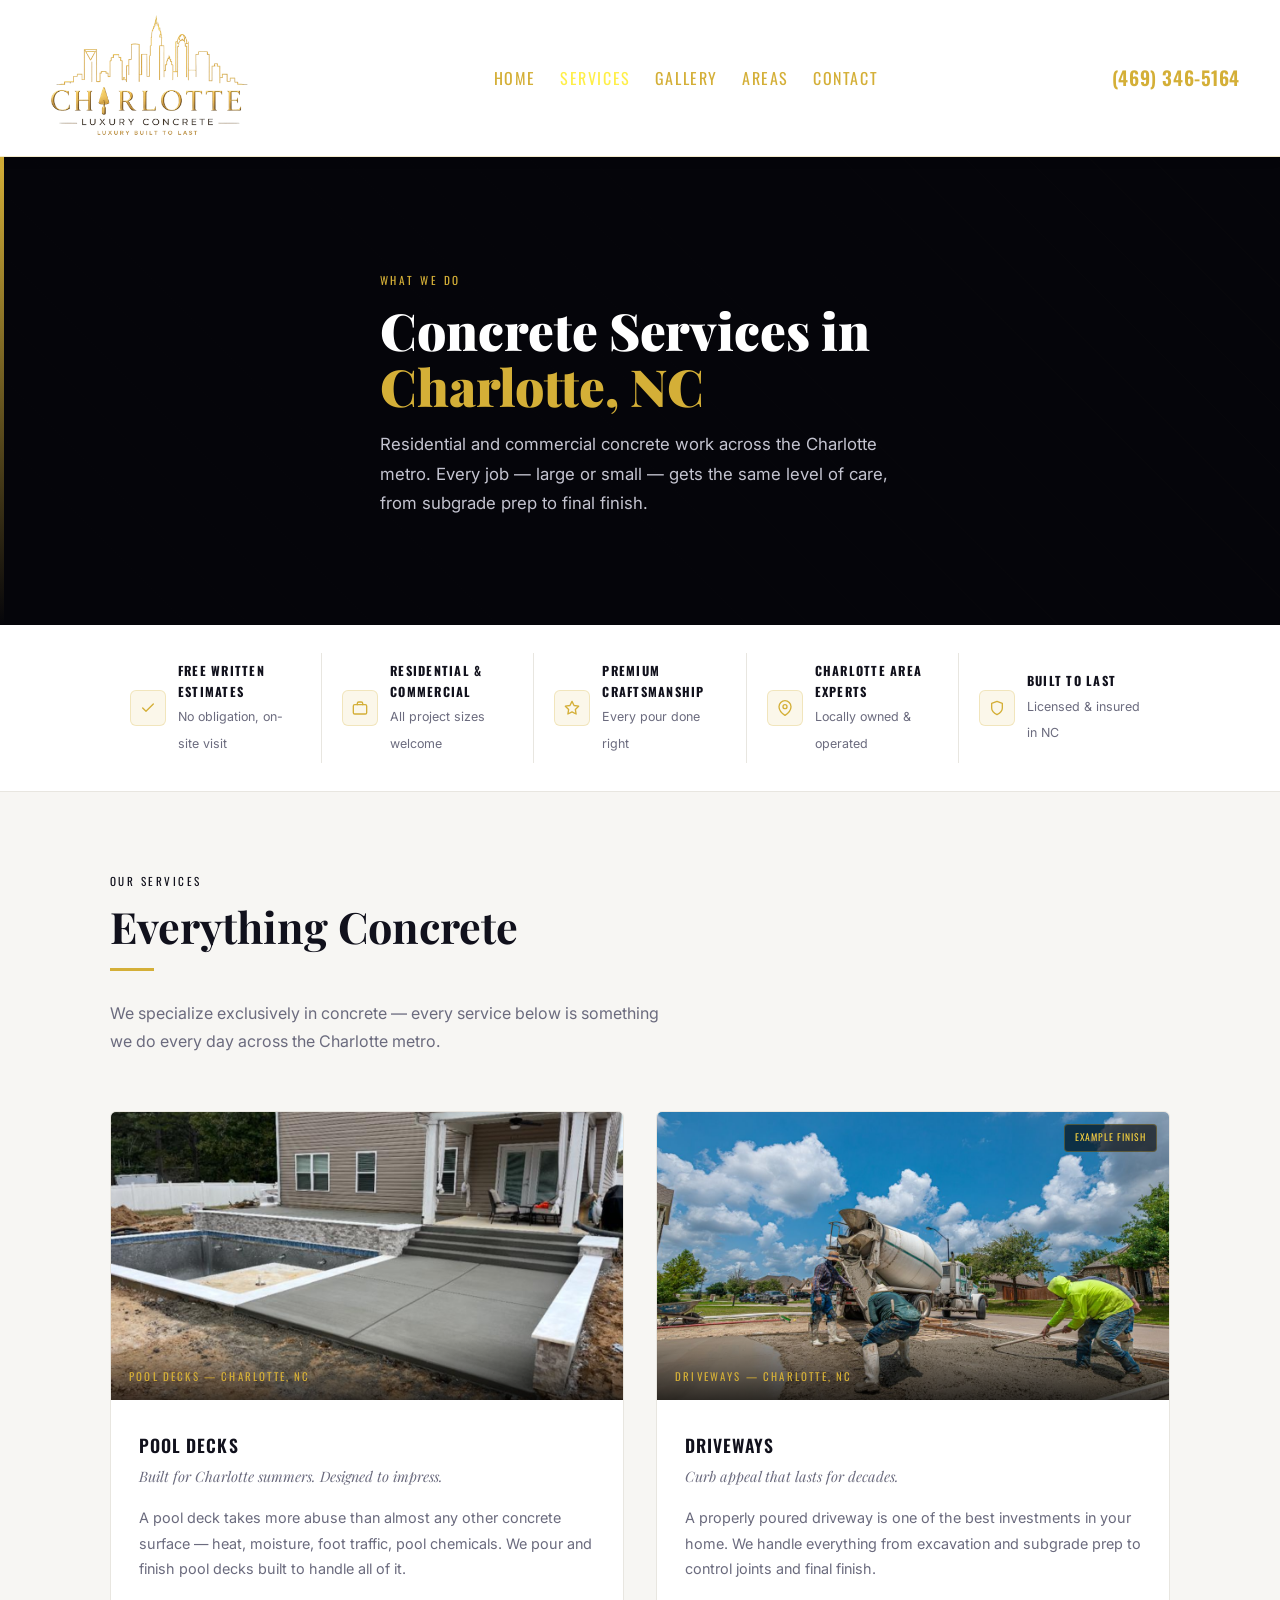
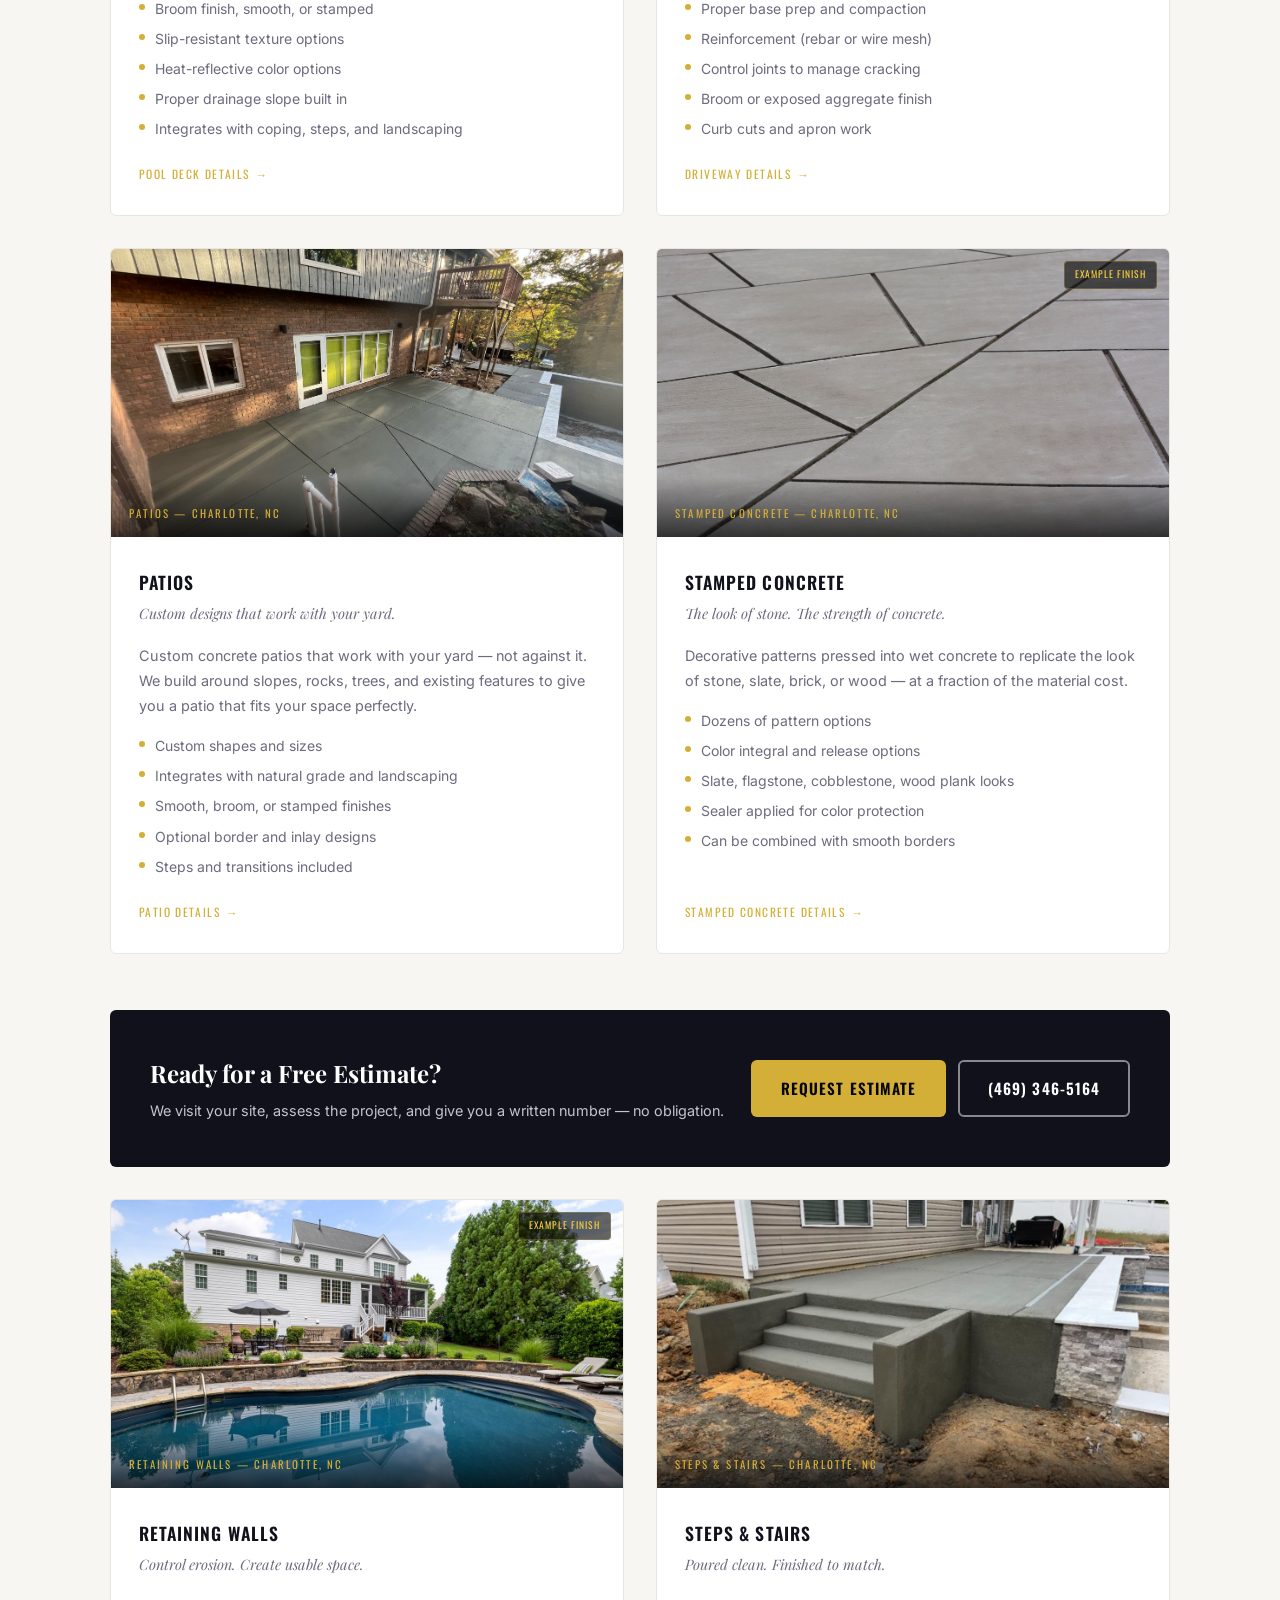
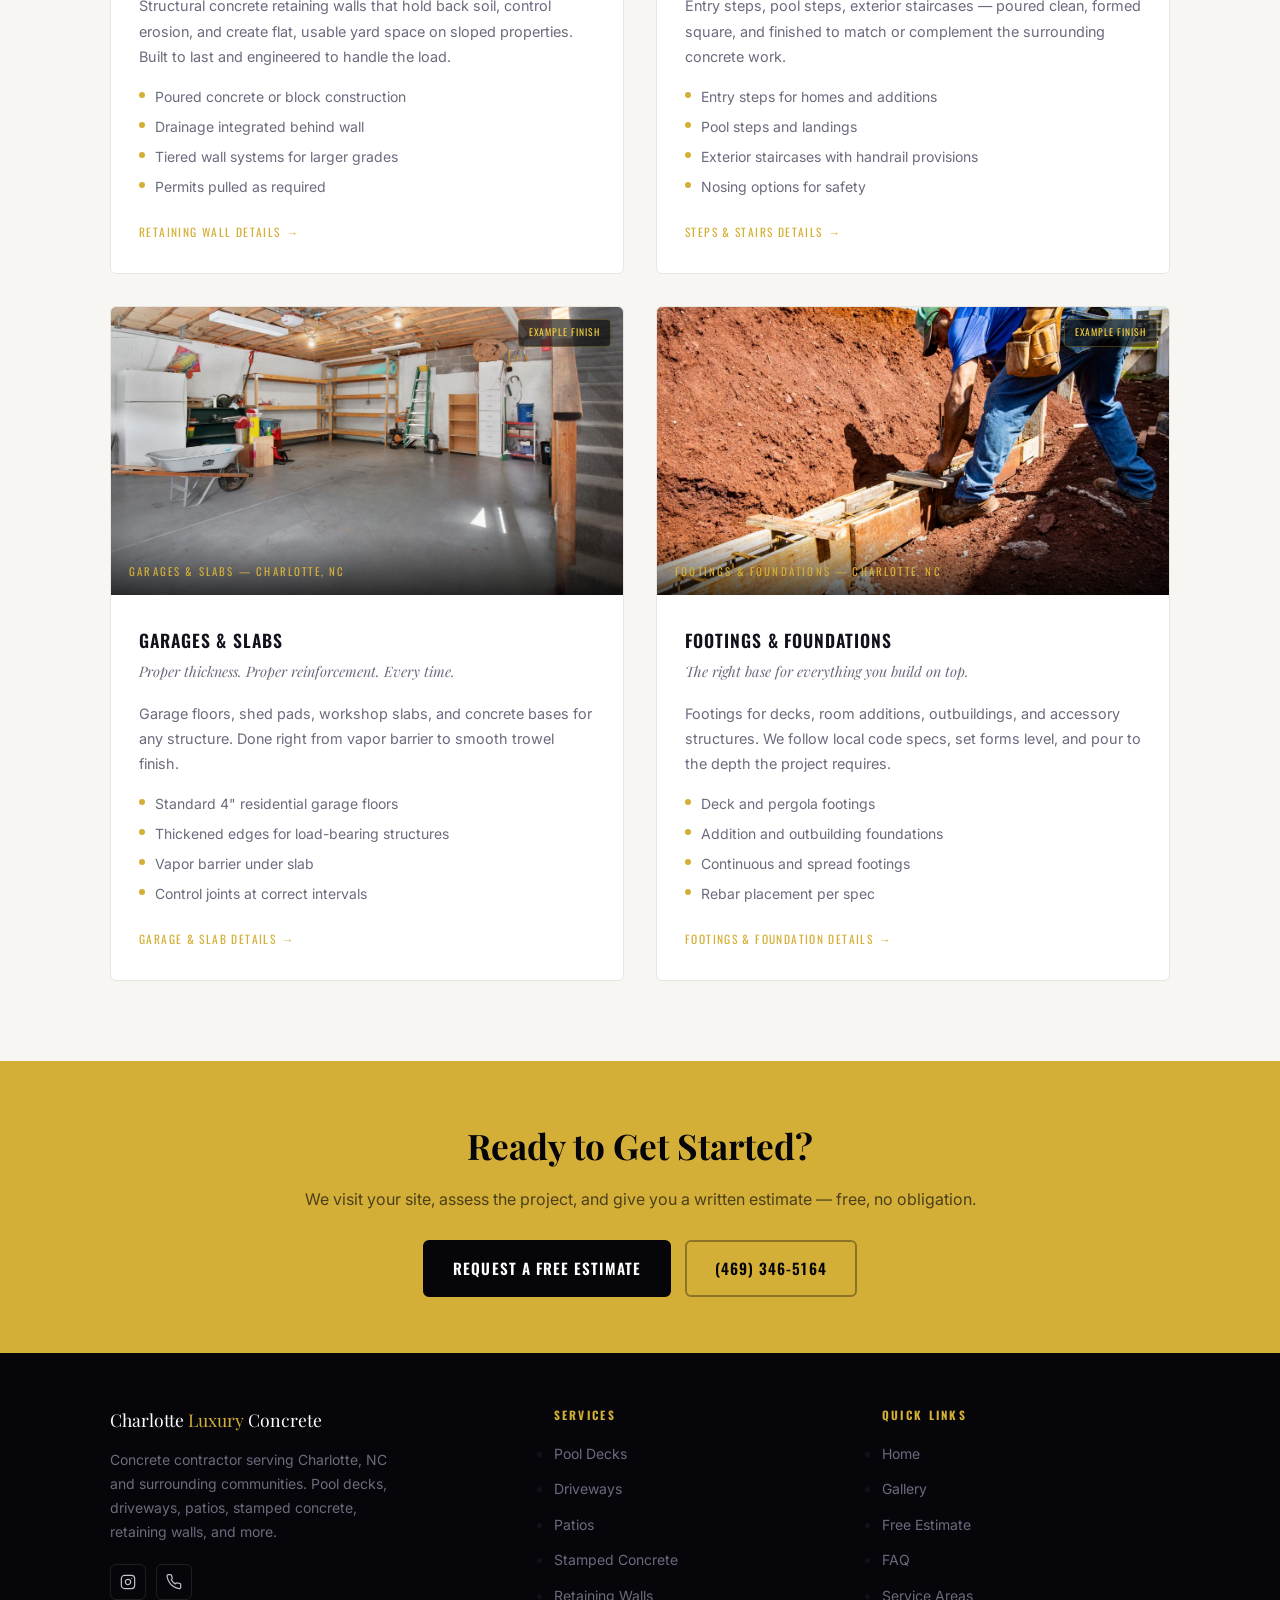
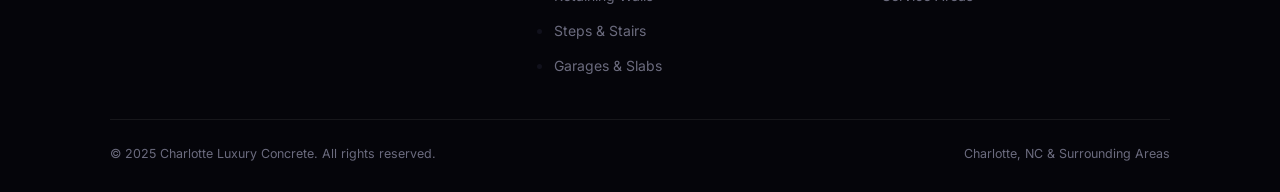
<file: services.html>
<!DOCTYPE html>
<html lang="en">
<head>
  <meta charset="UTF-8" />
  <meta name="viewport" content="width=device-width, initial-scale=1.0" />
  <title>Concrete Services Charlotte NC | Pool Decks, Driveways, Patios | Charlotte Luxury Concrete</title>
  <meta name="description" content="Charlotte Luxury Concrete offers pool decks, driveways, patios, stamped concrete, retaining walls, garage slabs, steps, and footings across Charlotte, NC and surrounding areas." />
  <link rel="preconnect" href="https://fonts.googleapis.com" />
  <link rel="preconnect" href="https://fonts.gstatic.com" crossorigin />
  <link href="https://fonts.googleapis.com/css2?family=Playfair+Display:wght@700;900&family=Inter:wght@400;500;600&family=Oswald:wght@500;600&display=swap" rel="stylesheet" />
  <link rel="stylesheet" href="style.css" />
  <style>

    /* ── Page Hero ── */
    .svc-hero {
      position: relative;
      min-height: 52vh;
      display: flex;
      align-items: center;
      background: var(--navy);
      overflow: hidden;
    }
    .svc-hero-bg {
      position: absolute; inset: 0;
      background:
        linear-gradient(to right, rgba(5,5,10,.96) 50%, rgba(5,5,10,.7) 100%),
        repeating-linear-gradient(45deg, rgba(212,175,55,.03) 0, rgba(212,175,55,.03) 1px, transparent 1px, transparent 44px);
    }
    .svc-hero-stripe {
      position: absolute; top: 0; left: 0;
      width: 4px; height: 100%;
      background: linear-gradient(to bottom, var(--gold), transparent);
    }
    .svc-hero-content {
      position: relative; z-index: 1;
      padding: 72px 0 64px;
    }
    .svc-hero-content h1 {
      font-family: var(--f-serif);
      font-size: clamp(2rem, 4.5vw, 3.2rem);
      font-weight: 900;
      color: var(--white);
      line-height: 1.1;
      margin-bottom: 16px;
    }
    .svc-hero-content h1 span { color: var(--gold); }
    .svc-hero-content p {
      font-size: 1.05rem;
      color: var(--gray-lt);
      max-width: 520px;
      line-height: 1.75;
    }

    /* ── Trust bar ── */
    .trust-bar {
      background: var(--white);
      border-bottom: 1px solid #e8e6e0;
      padding: 28px 0;
    }
    .trust-bar-inner {
      display: flex;
      gap: 0;
      justify-content: space-between;
      flex-wrap: wrap;
    }
    .trust-point {
      display: flex;
      align-items: center;
      gap: 12px;
      padding: 8px 20px;
      flex: 1;
      min-width: 180px;
    }
    .trust-point + .trust-point {
      border-left: 1px solid #e8e6e0;
    }
    .trust-icon {
      width: 36px; height: 36px;
      background: rgba(212,175,55,.1);
      border: 1px solid rgba(212,175,55,.25);
      border-radius: var(--radius);
      display: flex; align-items: center; justify-content: center;
      flex-shrink: 0;
    }
    .trust-text strong {
      display: block;
      font-family: var(--f-head);
      font-size: .78rem;
      letter-spacing: .1em;
      text-transform: uppercase;
      color: var(--dark);
    }
    .trust-text span {
      font-size: .78rem;
      color: var(--gray);
    }

    /* ── Service detail grid ── */
    .svc-detail-grid {
      display: grid;
      grid-template-columns: 1fr 1fr;
      gap: 32px;
      margin-top: 56px;
    }
    .svc-detail {
      border-radius: var(--radius);
      overflow: hidden;
      border: 1px solid #e8e6e0;
      background: var(--white);
      transition: box-shadow .3s ease, transform .3s ease;
      display: flex;
      flex-direction: column;
    }
    .svc-detail:hover {
      box-shadow: 0 12px 40px rgba(0,0,0,.12);
      transform: translateY(-3px);
    }
    .svc-detail:hover .svc-ph-inner { transform: scale(1.04); }
    .svc-detail:hover .svc-gold-bar { transform: scaleX(1); }

    /* Image placeholder — premium dark treatment */
    .svc-ph {
      position: relative;
      width: 100%;
      aspect-ratio: 16/9;
      overflow: hidden;
      background: var(--dark);
    }
    .svc-ph-inner {
      width: 100%; height: 100%;
      display: flex; align-items: center; justify-content: center;
      background: linear-gradient(135deg, #1a1a28 0%, #0d0d18 100%);
      transition: transform .5s ease;
    }
    /* When you add a real photo, replace .svc-ph-inner with <img src="..." /> */
    .svc-ph img {
      width: 100%; height: 100%;
      object-fit: cover;
      display: block;
      transition: transform .5s ease;
    }
    .svc-detail:hover .svc-ph img { transform: scale(1.04); }
    .svc-ph-label {
      position: absolute;
      bottom: 0; left: 0; right: 0;
      padding: 28px 18px 14px;
      background: linear-gradient(transparent, rgba(0,0,0,.7));
      font-family: var(--f-head);
      font-size: .68rem;
      letter-spacing: .2em;
      text-transform: uppercase;
      color: var(--gold);
    }
    .svc-ph-example {
      position: absolute;
      top: 12px; right: 12px;
      background: rgba(0,0,0,.6);
      color: var(--gold-lt);
      font-family: var(--f-head);
      font-size: .6rem;
      letter-spacing: .1em;
      text-transform: uppercase;
      padding: 5px 10px;
      border-radius: 4px;
      border: 1px solid rgba(212,175,55,.3);
    }
    .svc-gold-bar {
      height: 3px;
      background: linear-gradient(to right, var(--gold), var(--gold-lt));
      transform: scaleX(0);
      transform-origin: left;
      transition: transform .35s ease;
    }

    .svc-body {
      padding: 28px 28px 32px;
      flex: 1;
      display: flex;
      flex-direction: column;
    }
    .svc-body h2 {
      font-family: var(--f-head);
      font-size: 1.1rem;
      font-weight: 600;
      letter-spacing: .06em;
      text-transform: uppercase;
      color: var(--dark);
      margin-bottom: 4px;
    }
    .svc-tagline {
      font-family: var(--f-serif);
      font-size: .9rem;
      color: var(--gold);
      margin-bottom: 14px;
      font-style: italic;
    }
    .svc-body p {
      font-size: .9rem;
      color: var(--gray);
      line-height: 1.75;
      margin-bottom: 16px;
    }
    .svc-body ul {
      list-style: none;
      display: flex;
      flex-direction: column;
      gap: 7px;
      margin-bottom: 24px;
      flex: 1;
    }
    .svc-body ul li {
      font-size: .875rem;
      color: var(--gray);
      display: flex;
      align-items: flex-start;
      gap: 10px;
    }
    .svc-body ul li::before {
      content: '';
      width: 6px; height: 6px;
      border-radius: 50%;
      background: var(--gold);
      flex-shrink: 0;
      margin-top: 7px;
    }
    .svc-link {
      display: inline-flex;
      align-items: center;
      gap: 6px;
      font-family: var(--f-head);
      font-size: .72rem;
      letter-spacing: .12em;
      text-transform: uppercase;
      color: var(--gold);
      transition: var(--ease);
      margin-top: auto;
    }
    .svc-link:hover { color: var(--dark); }
    .svc-link::after { content: '→'; }

    /* ── Mid-page CTA ── */
    .mid-cta {
      background: var(--dark);
      border-radius: var(--radius);
      padding: 44px 40px;
      display: flex;
      align-items: center;
      justify-content: space-between;
      gap: 24px;
      flex-wrap: wrap;
      margin: 56px 0 0;
    }
    .mid-cta h3 {
      font-family: var(--f-serif);
      font-size: 1.5rem;
      color: var(--white);
      margin-bottom: 6px;
    }
    .mid-cta p {
      font-size: .9rem;
      color: var(--gray-lt);
    }
    .mid-cta-actions { display: flex; gap: 12px; flex-wrap: wrap; }

    /* ── Final CTA band ── */
    .cta-band {
      background: var(--gold);
      padding: 56px 0;
      text-align: center;
    }
    .cta-band h2 {
      font-family: var(--f-serif);
      font-size: clamp(1.6rem, 3.5vw, 2.2rem);
      color: var(--navy);
      margin-bottom: 10px;
    }
    .cta-band p {
      color: rgba(5,5,10,.65);
      margin-bottom: 28px;
      font-size: 1rem;
    }
    .cta-band .btn-navy {
      background: var(--navy);
      color: var(--white);
      border-color: var(--navy);
    }
    .cta-band .btn-navy:hover { background: var(--dark); }
    .cta-band .btn-outline-dark {
      background: transparent;
      color: var(--navy);
      border: 2px solid rgba(5,5,10,.35);
    }
    .cta-band .btn-outline-dark:hover { background: var(--navy); color: var(--white); }

    @media (max-width: 860px) {
      .svc-detail-grid { grid-template-columns: 1fr; }
      .trust-point + .trust-point { border-left: none; border-top: 1px solid #e8e6e0; }
      .mid-cta { flex-direction: column; text-align: center; }
      .mid-cta-actions { justify-content: center; }
    }
    @media (max-width: 640px) {
      .svc-body { padding: 22px 20px 26px; }
    }
  </style>
</head>
<body>

<header class="site-header">
  <div class="header-inner">
    <a href="index.html" class="brand">
      <img src="logo.png" alt="Charlotte Luxury Concrete" class="brand-logo"
           onerror="this.style.display='none';this.nextElementSibling.style.display='block'"/>
      <span style="display:none;font-family:var(--f-serif);font-size:1rem;color:var(--white);">Charlotte <span style="color:var(--gold)">Luxury</span> Concrete</span>
    </a>
    <nav class="header-nav">
      <a href="index.html">Home</a>
      <a href="services.html" class="active">Services</a>
      <a href="gallery.html">Gallery</a>
      <a href="index.html#areas">Areas</a>
      <a href="contact.html">Contact</a>
    </nav>
    <a href="tel:4693465164" class="header-phone">(469) 346-5164</a>
    <button class="nav-toggle" aria-label="Toggle menu" aria-expanded="false"><span></span><span></span><span></span></button>
  </div>
</header>


<!-- PAGE HERO -->
<section class="svc-hero">
  <div class="svc-hero-bg"></div>
  <div class="svc-hero-stripe"></div>
  <div class="wrap svc-hero-content">
    <span class="eyebrow">What We Do</span>
    <h1>Concrete Services in<br><span>Charlotte, NC</span></h1>
    <p>Residential and commercial concrete work across the Charlotte metro. Every job — large or small — gets the same level of care, from subgrade prep to final finish.</p>
  </div>
</section>


<!-- TRUST BAR -->
<div class="trust-bar">
  <div class="wrap">
    <div class="trust-bar-inner">

      <div class="trust-point">
        <div class="trust-icon">
          <svg width="16" height="16" viewBox="0 0 24 24" fill="none" stroke="var(--gold)" stroke-width="2" stroke-linecap="round" stroke-linejoin="round"><polyline points="20 6 9 17 4 12"/></svg>
        </div>
        <div class="trust-text">
          <strong>Free Written Estimates</strong>
          <span>No obligation, on-site visit</span>
        </div>
      </div>

      <div class="trust-point">
        <div class="trust-icon">
          <svg width="16" height="16" viewBox="0 0 24 24" fill="none" stroke="var(--gold)" stroke-width="2" stroke-linecap="round" stroke-linejoin="round"><rect x="2" y="7" width="20" height="14" rx="2"/><path d="M16 7V5a2 2 0 0 0-2-2h-4a2 2 0 0 0-2 2v2"/></svg>
        </div>
        <div class="trust-text">
          <strong>Residential &amp; Commercial</strong>
          <span>All project sizes welcome</span>
        </div>
      </div>

      <div class="trust-point">
        <div class="trust-icon">
          <svg width="16" height="16" viewBox="0 0 24 24" fill="none" stroke="var(--gold)" stroke-width="2" stroke-linecap="round" stroke-linejoin="round"><path d="M12 2l3.09 6.26L22 9.27l-5 4.87 1.18 6.88L12 17.77l-6.18 3.25L7 14.14 2 9.27l6.91-1.01L12 2z"/></svg>
        </div>
        <div class="trust-text">
          <strong>Premium Craftsmanship</strong>
          <span>Every pour done right</span>
        </div>
      </div>

      <div class="trust-point">
        <div class="trust-icon">
          <svg width="16" height="16" viewBox="0 0 24 24" fill="none" stroke="var(--gold)" stroke-width="2" stroke-linecap="round" stroke-linejoin="round"><path d="M21 10c0 7-9 13-9 13s-9-6-9-13a9 9 0 0 1 18 0z"/><circle cx="12" cy="10" r="3"/></svg>
        </div>
        <div class="trust-text">
          <strong>Charlotte Area Experts</strong>
          <span>Locally owned &amp; operated</span>
        </div>
      </div>

      <div class="trust-point">
        <div class="trust-icon">
          <svg width="16" height="16" viewBox="0 0 24 24" fill="none" stroke="var(--gold)" stroke-width="2" stroke-linecap="round" stroke-linejoin="round"><path d="M12 22s8-4 8-10V5l-8-3-8 3v7c0 6 8 10 8 10z"/></svg>
        </div>
        <div class="trust-text">
          <strong>Built to Last</strong>
          <span>Licensed &amp; insured in NC</span>
        </div>
      </div>

    </div>
  </div>
</div>


<!-- SERVICES GRID — first 4 -->
<section class="sec sec--off">
  <div class="wrap">
    <span class="eyebrow eyebrow--dark">Our Services</span>
    <h2 class="sec-title">Everything Concrete</h2>
    <div class="rule"></div>
    <p class="sec-sub">We specialize exclusively in concrete — every service below is something we do every day across the Charlotte metro.</p>

    <div class="svc-detail-grid">

      <div class="svc-detail" id="pool-decks">
        <div class="svc-ph">
          <img src="image2.png" alt="Pool deck concrete Charlotte NC" />
          <div class="svc-ph-label">Pool Decks — Charlotte, NC</div>
        </div>
        <div class="svc-gold-bar"></div>
        <div class="svc-body">
          <h2>Pool Decks</h2>
          <p class="svc-tagline">Built for Charlotte summers. Designed to impress.</p>
          <p>A pool deck takes more abuse than almost any other concrete surface — heat, moisture, foot traffic, pool chemicals. We pour and finish pool decks built to handle all of it.</p>
          <ul>
            <li>Broom finish, smooth, or stamped</li>
            <li>Slip-resistant texture options</li>
            <li>Heat-reflective color options</li>
            <li>Proper drainage slope built in</li>
            <li>Integrates with coping, steps, and landscaping</li>
          </ul>
          <a href="pool-decks-charlotte-nc.html" class="svc-link">Pool Deck Details</a>
        </div>
      </div>

      <div class="svc-detail" id="driveways">
        <div class="svc-ph">
          <img src="stock-driveway.jpg" alt="Concrete driveway example finish" />
          <span class="svc-ph-example">Example Finish</span>
          <div class="svc-ph-label">Driveways — Charlotte, NC</div>
        </div>
        <div class="svc-gold-bar"></div>
        <div class="svc-body">
          <h2>Driveways</h2>
          <p class="svc-tagline">Curb appeal that lasts for decades.</p>
          <p>A properly poured driveway is one of the best investments in your home. We handle everything from excavation and subgrade prep to control joints and final finish.</p>
          <ul>
            <li>Proper base prep and compaction</li>
            <li>Reinforcement (rebar or wire mesh)</li>
            <li>Control joints to manage cracking</li>
            <li>Broom or exposed aggregate finish</li>
            <li>Curb cuts and apron work</li>
          </ul>
          <a href="concrete-driveways-charlotte-nc.html" class="svc-link">Driveway Details</a>
        </div>
      </div>

      <div class="svc-detail" id="patios">
        <div class="svc-ph">
          <img src="image4.png" alt="Custom concrete patio Charlotte NC" />
          <div class="svc-ph-label">Patios — Charlotte, NC</div>
        </div>
        <div class="svc-gold-bar"></div>
        <div class="svc-body">
          <h2>Patios</h2>
          <p class="svc-tagline">Custom designs that work with your yard.</p>
          <p>Custom concrete patios that work with your yard — not against it. We build around slopes, rocks, trees, and existing features to give you a patio that fits your space perfectly.</p>
          <ul>
            <li>Custom shapes and sizes</li>
            <li>Integrates with natural grade and landscaping</li>
            <li>Smooth, broom, or stamped finishes</li>
            <li>Optional border and inlay designs</li>
            <li>Steps and transitions included</li>
          </ul>
          <a href="concrete-patios-charlotte-nc.html" class="svc-link">Patio Details</a>
        </div>
      </div>

      <div class="svc-detail" id="stamped-concrete">
        <div class="svc-ph">
          <img src="stock-stamped-concrete.jpg" alt="Stamped concrete example finish" />
          <span class="svc-ph-example">Example Finish</span>
          <div class="svc-ph-label">Stamped Concrete — Charlotte, NC</div>
        </div>
        <div class="svc-gold-bar"></div>
        <div class="svc-body">
          <h2>Stamped Concrete</h2>
          <p class="svc-tagline">The look of stone. The strength of concrete.</p>
          <p>Decorative patterns pressed into wet concrete to replicate the look of stone, slate, brick, or wood — at a fraction of the material cost.</p>
          <ul>
            <li>Dozens of pattern options</li>
            <li>Color integral and release options</li>
            <li>Slate, flagstone, cobblestone, wood plank looks</li>
            <li>Sealer applied for color protection</li>
            <li>Can be combined with smooth borders</li>
          </ul>
          <a href="stamped-concrete-charlotte-nc.html" class="svc-link">Stamped Concrete Details</a>
        </div>
      </div>

    </div>

    <!-- MID-PAGE CTA -->
    <div class="mid-cta">
      <div>
        <h3>Ready for a Free Estimate?</h3>
        <p>We visit your site, assess the project, and give you a written number — no obligation.</p>
      </div>
      <div class="mid-cta-actions">
        <a href="contact.html" class="btn btn-gold">Request Estimate</a>
        <a href="tel:4693465164" class="btn btn-ghost">(469) 346-5164</a>
      </div>
    </div>

    <!-- Services 5–8 -->
    <div class="svc-detail-grid" style="margin-top:32px;">

      <div class="svc-detail" id="retaining-walls">
        <div class="svc-ph">
          <img src="stock-retaining-wall.jpg" alt="Retaining wall example finish" />
          <span class="svc-ph-example">Example Finish</span>
          <div class="svc-ph-label">Retaining Walls — Charlotte, NC</div>
        </div>
        <div class="svc-gold-bar"></div>
        <div class="svc-body">
          <h2>Retaining Walls</h2>
          <p class="svc-tagline">Control erosion. Create usable space.</p>
          <p>Structural concrete retaining walls that hold back soil, control erosion, and create flat, usable yard space on sloped properties. Built to last and engineered to handle the load.</p>
          <ul>
            <li>Poured concrete or block construction</li>
            <li>Drainage integrated behind wall</li>
            <li>Tiered wall systems for larger grades</li>
            <li>Permits pulled as required</li>
          </ul>
          <a href="retaining-walls-charlotte-nc.html" class="svc-link">Retaining Wall Details</a>
        </div>
      </div>

      <div class="svc-detail" id="steps">
        <div class="svc-ph">
          <img src="image3.png" alt="Concrete steps and stairs Charlotte NC" />
          <div class="svc-ph-label">Steps &amp; Stairs — Charlotte, NC</div>
        </div>
        <div class="svc-gold-bar"></div>
        <div class="svc-body">
          <h2>Steps &amp; Stairs</h2>
          <p class="svc-tagline">Poured clean. Finished to match.</p>
          <p>Entry steps, pool steps, exterior staircases — poured clean, formed square, and finished to match or complement the surrounding concrete work.</p>
          <ul>
            <li>Entry steps for homes and additions</li>
            <li>Pool steps and landings</li>
            <li>Exterior staircases with handrail provisions</li>
            <li>Nosing options for safety</li>
          </ul>
          <a href="concrete-steps-charlotte-nc.html" class="svc-link">Steps &amp; Stairs Details</a>
        </div>
      </div>

      <div class="svc-detail" id="garages">
        <div class="svc-ph">
          <img src="stock-garage-slab.jpg" alt="Garage concrete slab example finish" />
          <span class="svc-ph-example">Example Finish</span>
          <div class="svc-ph-label">Garages &amp; Slabs — Charlotte, NC</div>
        </div>
        <div class="svc-gold-bar"></div>
        <div class="svc-body">
          <h2>Garages &amp; Slabs</h2>
          <p class="svc-tagline">Proper thickness. Proper reinforcement. Every time.</p>
          <p>Garage floors, shed pads, workshop slabs, and concrete bases for any structure. Done right from vapor barrier to smooth trowel finish.</p>
          <ul>
            <li>Standard 4" residential garage floors</li>
            <li>Thickened edges for load-bearing structures</li>
            <li>Vapor barrier under slab</li>
            <li>Control joints at correct intervals</li>
          </ul>
          <a href="garage-slabs-charlotte-nc.html" class="svc-link">Garage &amp; Slab Details</a>
        </div>
      </div>

      <div class="svc-detail" id="footings">
        <div class="svc-ph">
          <img src="stock-footings.jpg" alt="Concrete footing example finish" />
          <span class="svc-ph-example">Example Finish</span>
          <div class="svc-ph-label">Footings &amp; Foundations — Charlotte, NC</div>
        </div>
        <div class="svc-gold-bar"></div>
        <div class="svc-body">
          <h2>Footings &amp; Foundations</h2>
          <p class="svc-tagline">The right base for everything you build on top.</p>
          <p>Footings for decks, room additions, outbuildings, and accessory structures. We follow local code specs, set forms level, and pour to the depth the project requires.</p>
          <ul>
            <li>Deck and pergola footings</li>
            <li>Addition and outbuilding foundations</li>
            <li>Continuous and spread footings</li>
            <li>Rebar placement per spec</li>
          </ul>
          <a href="concrete-footings-charlotte-nc.html" class="svc-link">Footings &amp; Foundation Details</a>
        </div>
      </div>

    </div>
  </div>
</section>


<!-- FINAL CTA BAND -->
<section class="cta-band">
  <div class="wrap">
    <h2>Ready to Get Started?</h2>
    <p>We visit your site, assess the project, and give you a written estimate — free, no obligation.</p>
    <div style="display:flex;gap:14px;justify-content:center;flex-wrap:wrap;">
      <a href="contact.html" class="btn btn-navy">Request a Free Estimate</a>
      <a href="tel:4693465164" class="btn btn-outline-dark">(469) 346-5164</a>
    </div>
  </div>
</section>


<footer class="site-footer">
  <div class="wrap">
    <div class="footer-inner">
      <div class="footer-brand">
        <span style="font-family:var(--f-serif);font-size:1.1rem;color:var(--white);">
          Charlotte <span style="color:var(--gold)">Luxury</span> Concrete
        </span>
        <p>Concrete contractor serving Charlotte, NC and surrounding communities. Pool decks, driveways, patios, stamped concrete, retaining walls, and more.</p>
        <div class="footer-social">
          <a href="https://www.instagram.com/charlotteluxuryconcrete/" target="_blank" title="Instagram">
            <svg width="16" height="16" viewBox="0 0 24 24" fill="none" stroke="currentColor" stroke-width="1.8" stroke-linecap="round" stroke-linejoin="round"><rect x="2" y="2" width="20" height="20" rx="5" ry="5"/><path d="M16 11.37A4 4 0 1 1 12.63 8 4 4 0 0 1 16 11.37z"/><line x1="17.5" y1="6.5" x2="17.51" y2="6.5"/></svg>
          </a>
          <a href="tel:4693465164" title="Call Us">
            <svg width="16" height="16" viewBox="0 0 24 24" fill="none" stroke="currentColor" stroke-width="1.8" stroke-linecap="round" stroke-linejoin="round"><path d="M22 16.92v3a2 2 0 0 1-2.18 2 19.79 19.79 0 0 1-8.63-3.07A19.5 19.5 0 0 1 4.69 12 19.79 19.79 0 0 1 1.6 3.37 2 2 0 0 1 3.55 1h3a2 2 0 0 1 2 1.72c.127.96.361 1.903.7 2.81a2 2 0 0 1-.45 2.11L7.91 8.54a16 16 0 0 0 6.29 6.29l.91-.9a2 2 0 0 1 2.11-.45c.907.339 1.85.573 2.81.7A2 2 0 0 1 22 16.92z"/></svg>
          </a>
        </div>
      </div>
      <div class="footer-col">
        <h4>Services</h4>
        <ul>
          <li><a href="services.html#pool-decks">Pool Decks</a></li>
          <li><a href="services.html#driveways">Driveways</a></li>
          <li><a href="services.html#patios">Patios</a></li>
          <li><a href="services.html#stamped-concrete">Stamped Concrete</a></li>
          <li><a href="services.html#retaining-walls">Retaining Walls</a></li>
          <li><a href="services.html#steps">Steps &amp; Stairs</a></li>
          <li><a href="services.html#garages">Garages &amp; Slabs</a></li>
        </ul>
      </div>
      <div class="footer-col">
        <h4>Quick Links</h4>
        <ul>
          <li><a href="index.html">Home</a></li>
          <li><a href="gallery.html">Gallery</a></li>
          <li><a href="contact.html">Free Estimate</a></li>
          <li><a href="index.html#faq">FAQ</a></li>
          <li><a href="index.html#areas">Service Areas</a></li>
        </ul>
      </div>
    </div>
    <div class="footer-bottom">
      <span>&copy; 2025 Charlotte Luxury Concrete. All rights reserved.</span>
      <span>Charlotte, NC &amp; Surrounding Areas</span>
    </div>
  </div>
</footer>

<a href="tel:4693465164" class="btn btn-gold float-call">Call for Free Estimate</a>

<script src="script.js"></script>
</body>
</html>
</file>
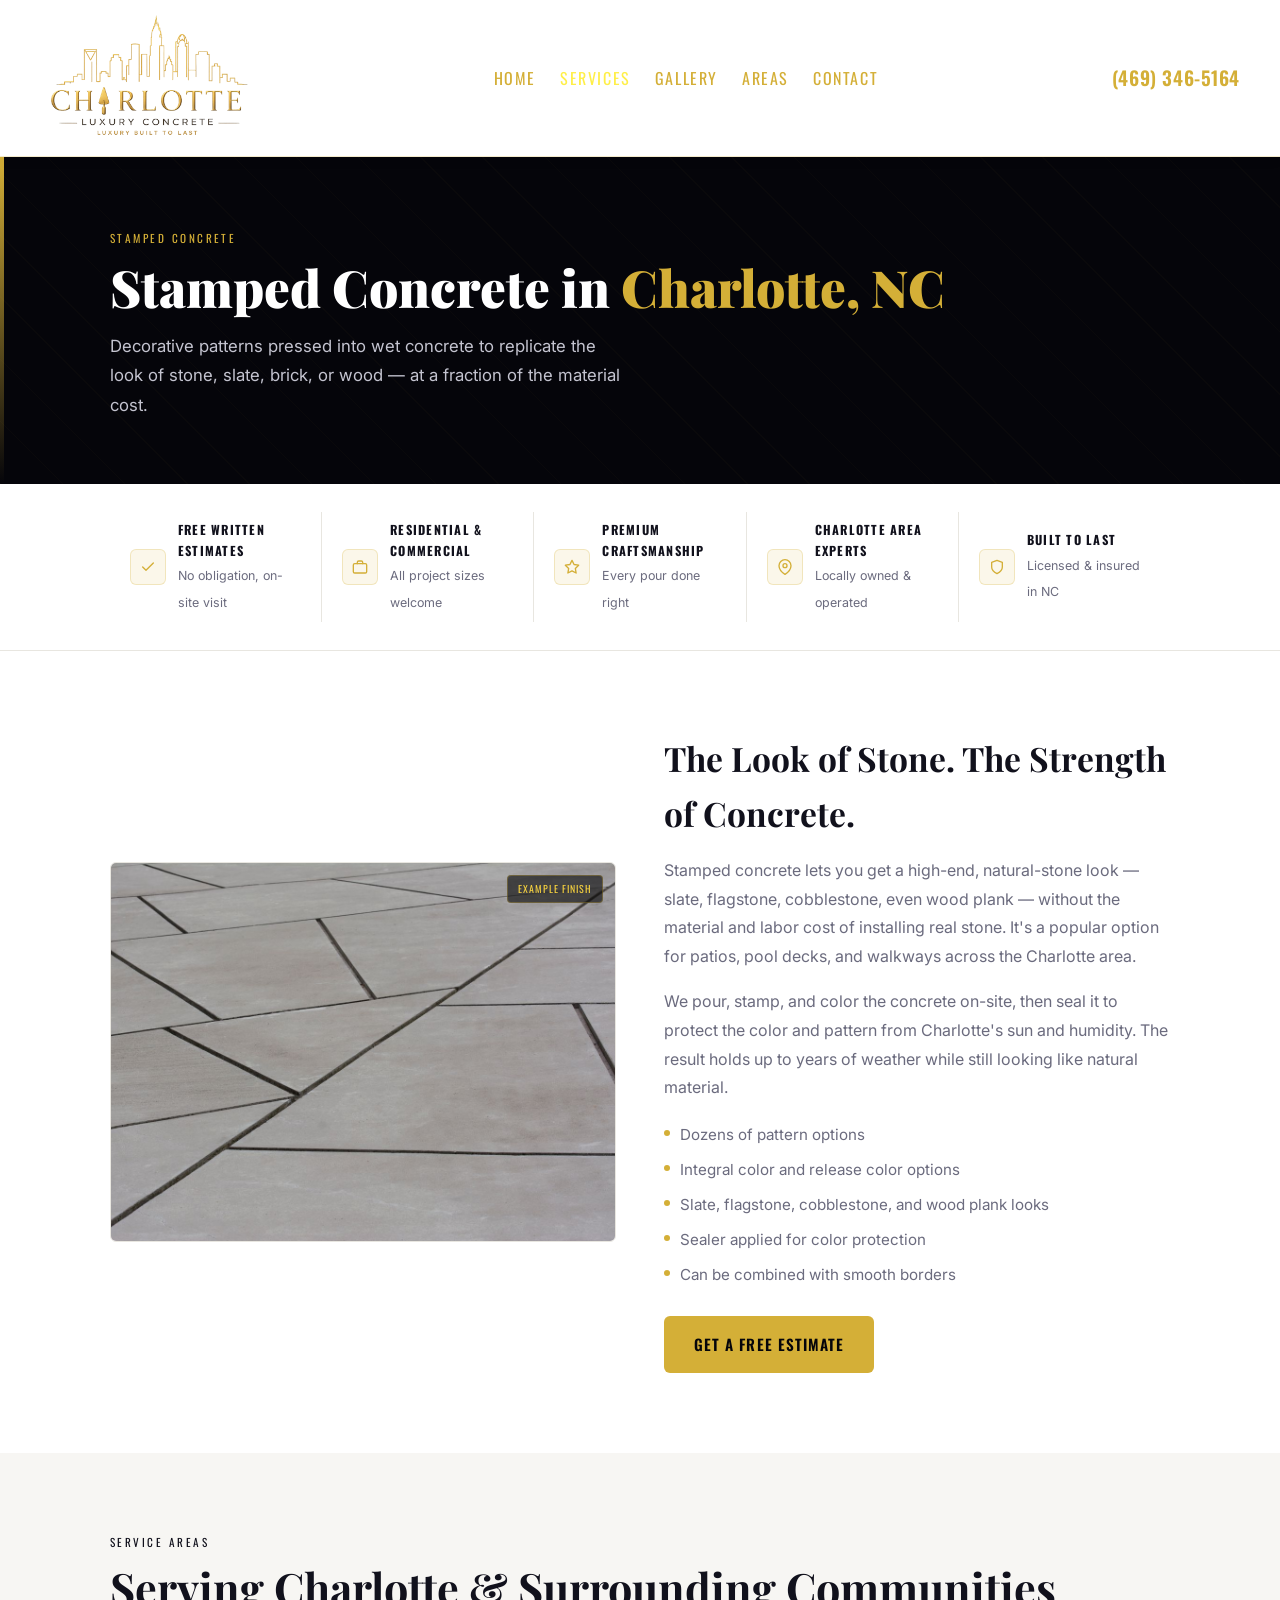
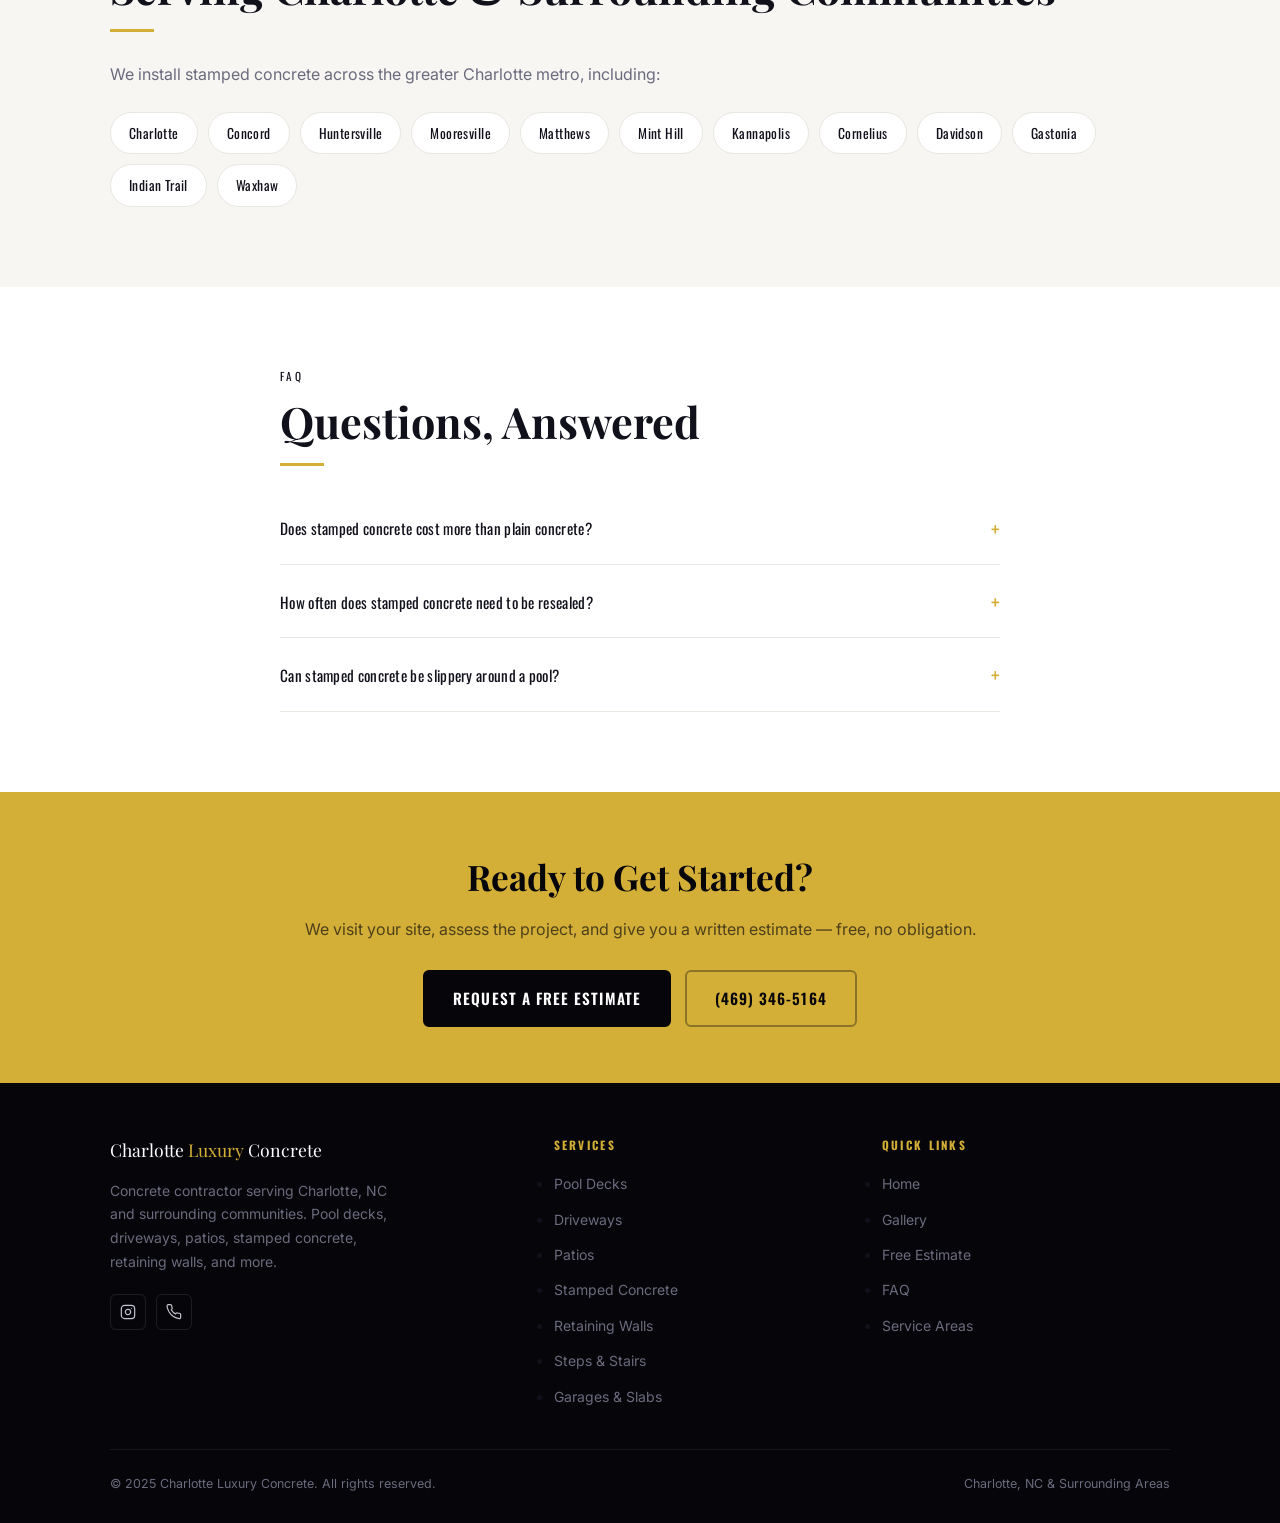
<file: stamped-concrete-charlotte-nc.html>
<!DOCTYPE html>
<html lang="en">
<head>
  <meta charset="UTF-8" />
  <meta name="viewport" content="width=device-width, initial-scale=1.0" />
  <title>Stamped Concrete Charlotte, NC | Charlotte Luxury Concrete</title>
  <meta name="description" content="Decorative stamped concrete in Charlotte, NC — the look of stone, slate, or brick at a fraction of the cost. Free written estimates. Call (469) 346-5164." />
  <link rel="preconnect" href="https://fonts.googleapis.com" />
  <link rel="preconnect" href="https://fonts.gstatic.com" crossorigin />
  <link href="https://fonts.googleapis.com/css2?family=Playfair+Display:wght@700;900&family=Inter:wght@400;500;600&family=Oswald:wght@500;600&display=swap" rel="stylesheet" />
  <link rel="stylesheet" href="style.css" />
</head>
<body>

<header class="site-header">
  <div class="header-inner">
    <a href="index.html" class="brand">
      <img src="logo.png" alt="Charlotte Luxury Concrete" class="brand-logo"
           onerror="this.style.display='none';this.nextElementSibling.style.display='block'"/>
      <span style="display:none;font-family:var(--f-serif);font-size:1rem;color:var(--white);">Charlotte <span style="color:var(--gold)">Luxury</span> Concrete</span>
    </a>
    <nav class="header-nav">
      <a href="index.html">Home</a>
      <a href="services.html" class="active">Services</a>
      <a href="gallery.html">Gallery</a>
      <a href="index.html#areas">Areas</a>
      <a href="contact.html">Contact</a>
    </nav>
    <a href="tel:4693465164" class="header-phone">(469) 346-5164</a>
    <button class="nav-toggle" aria-label="Toggle menu" aria-expanded="false"><span></span><span></span><span></span></button>
  </div>
</header>


<section class="page-hero">
  <div class="page-hero-stripe"></div>
  <div class="wrap page-hero-content">
    <span class="eyebrow">Stamped Concrete</span>
    <h1>Stamped Concrete in <span class="gold">Charlotte, NC</span></h1>
    <p>Decorative patterns pressed into wet concrete to replicate the look of stone, slate, brick, or wood — at a fraction of the material cost.</p>
  </div>
</section>


<div class="trust-bar">
  <div class="wrap">
    <div class="trust-bar-inner">

      <div class="trust-point">
        <div class="trust-icon">
          <svg width="16" height="16" viewBox="0 0 24 24" fill="none" stroke="var(--gold)" stroke-width="2" stroke-linecap="round" stroke-linejoin="round"><polyline points="20 6 9 17 4 12"/></svg>
        </div>
        <div class="trust-text">
          <strong>Free Written Estimates</strong>
          <span>No obligation, on-site visit</span>
        </div>
      </div>

      <div class="trust-point">
        <div class="trust-icon">
          <svg width="16" height="16" viewBox="0 0 24 24" fill="none" stroke="var(--gold)" stroke-width="2" stroke-linecap="round" stroke-linejoin="round"><rect x="2" y="7" width="20" height="14" rx="2"/><path d="M16 7V5a2 2 0 0 0-2-2h-4a2 2 0 0 0-2 2v2"/></svg>
        </div>
        <div class="trust-text">
          <strong>Residential &amp; Commercial</strong>
          <span>All project sizes welcome</span>
        </div>
      </div>

      <div class="trust-point">
        <div class="trust-icon">
          <svg width="16" height="16" viewBox="0 0 24 24" fill="none" stroke="var(--gold)" stroke-width="2" stroke-linecap="round" stroke-linejoin="round"><path d="M12 2l3.09 6.26L22 9.27l-5 4.87 1.18 6.88L12 17.77l-6.18 3.25L7 14.14 2 9.27l6.91-1.01L12 2z"/></svg>
        </div>
        <div class="trust-text">
          <strong>Premium Craftsmanship</strong>
          <span>Every pour done right</span>
        </div>
      </div>

      <div class="trust-point">
        <div class="trust-icon">
          <svg width="16" height="16" viewBox="0 0 24 24" fill="none" stroke="var(--gold)" stroke-width="2" stroke-linecap="round" stroke-linejoin="round"><path d="M21 10c0 7-9 13-9 13s-9-6-9-13a9 9 0 0 1 18 0z"/><circle cx="12" cy="10" r="3"/></svg>
        </div>
        <div class="trust-text">
          <strong>Charlotte Area Experts</strong>
          <span>Locally owned &amp; operated</span>
        </div>
      </div>

      <div class="trust-point">
        <div class="trust-icon">
          <svg width="16" height="16" viewBox="0 0 24 24" fill="none" stroke="var(--gold)" stroke-width="2" stroke-linecap="round" stroke-linejoin="round"><path d="M12 22s8-4 8-10V5l-8-3-8 3v7c0 6 8 10 8 10z"/></svg>
        </div>
        <div class="trust-text">
          <strong>Built to Last</strong>
          <span>Licensed &amp; insured in NC</span>
        </div>
      </div>

    </div>
  </div>
</div>


<section class="sec">
  <div class="wrap">
    <div class="detail-split">
      <div class="detail-media">
        <img src="stock-stamped-concrete.jpg" alt="Stamped concrete example finish" />
        <span class="detail-media-example">Example Finish</span>
      </div>
      <div class="detail-copy">
        <h2>The Look of Stone. The Strength of Concrete.</h2>
        <p>Stamped concrete lets you get a high-end, natural-stone look — slate, flagstone, cobblestone, even wood plank — without the material and labor cost of installing real stone. It's a popular option for patios, pool decks, and walkways across the Charlotte area.</p>
          <p>We pour, stamp, and color the concrete on-site, then seal it to protect the color and pattern from Charlotte's sun and humidity. The result holds up to years of weather while still looking like natural material.</p>
        <ul class="feature-list">
          <li>Dozens of pattern options</li>
            <li>Integral color and release color options</li>
            <li>Slate, flagstone, cobblestone, and wood plank looks</li>
            <li>Sealer applied for color protection</li>
            <li>Can be combined with smooth borders</li>
        </ul>
        <a href="contact.html" class="btn btn-gold">Get a Free Estimate</a>
      </div>
    </div>
  </div>
</section>


<section class="sec sec--off">
  <div class="wrap">
    <span class="eyebrow eyebrow--dark">Service Areas</span>
    <h2 class="sec-title">Serving Charlotte &amp; Surrounding Communities</h2>
    <div class="rule"></div>
    <p class="sec-sub">We install stamped concrete across the greater Charlotte metro, including:</p>
    <div class="area-chips">
      <span class="chip">Charlotte</span>
      <span class="chip">Concord</span>
      <span class="chip">Huntersville</span>
      <span class="chip">Mooresville</span>
      <span class="chip">Matthews</span>
      <span class="chip">Mint Hill</span>
      <span class="chip">Kannapolis</span>
      <span class="chip">Cornelius</span>
      <span class="chip">Davidson</span>
      <span class="chip">Gastonia</span>
      <span class="chip">Indian Trail</span>
      <span class="chip">Waxhaw</span>
    </div>
  </div>
</section>


<section class="sec">
  <div class="wrap" style="max-width:760px;">
    <span class="eyebrow eyebrow--dark">FAQ</span>
    <h2 class="sec-title">Questions, Answered</h2>
    <div class="rule"></div>
    <div class="faq-list">
      <details>
        <summary>Does stamped concrete cost more than plain concrete?</summary>
        <p>Yes, typically 15–25% more than a plain broom finish, due to the extra labor for stamping, coloring, and sealing — but it's still significantly less expensive than installing real stone or pavers.</p>
      </details>

      <details>
        <summary>How often does stamped concrete need to be resealed?</summary>
        <p>We recommend resealing every 2–3 years in this climate to keep the color vibrant and protect the surface, though it depends on sun exposure and foot traffic.</p>
      </details>

      <details>
        <summary>Can stamped concrete be slippery around a pool?</summary>
        <p>We can add a slip-resistant additive to the sealer specifically for pool deck and wet-area applications, so you get the look without sacrificing safety.</p>
      </details>
    </div>
  </div>
</section>


<section class="cta-band">
  <div class="wrap">
    <h2>Ready to Get Started?</h2>
    <p>We visit your site, assess the project, and give you a written estimate — free, no obligation.</p>
    <div style="display:flex;gap:14px;justify-content:center;flex-wrap:wrap;">
      <a href="contact.html" class="btn btn-navy">Request a Free Estimate</a>
      <a href="tel:4693465164" class="btn btn-outline-dark">(469) 346-5164</a>
    </div>
  </div>
</section>


<footer class="site-footer">
  <div class="wrap">
    <div class="footer-inner">
      <div class="footer-brand">
        <span style="font-family:var(--f-serif);font-size:1.1rem;color:var(--white);">
          Charlotte <span style="color:var(--gold)">Luxury</span> Concrete
        </span>
        <p>Concrete contractor serving Charlotte, NC and surrounding communities. Pool decks, driveways, patios, stamped concrete, retaining walls, and more.</p>
        <div class="footer-social">
          <a href="https://www.instagram.com/charlotteluxuryconcrete/" target="_blank" title="Instagram">
            <svg width="16" height="16" viewBox="0 0 24 24" fill="none" stroke="currentColor" stroke-width="1.8" stroke-linecap="round" stroke-linejoin="round"><rect x="2" y="2" width="20" height="20" rx="5" ry="5"/><path d="M16 11.37A4 4 0 1 1 12.63 8 4 4 0 0 1 16 11.37z"/><line x1="17.5" y1="6.5" x2="17.51" y2="6.5"/></svg>
          </a>
          <a href="tel:4693465164" title="Call Us">
            <svg width="16" height="16" viewBox="0 0 24 24" fill="none" stroke="currentColor" stroke-width="1.8" stroke-linecap="round" stroke-linejoin="round"><path d="M22 16.92v3a2 2 0 0 1-2.18 2 19.79 19.79 0 0 1-8.63-3.07A19.5 19.5 0 0 1 4.69 12 19.79 19.79 0 0 1 1.6 3.37 2 2 0 0 1 3.55 1h3a2 2 0 0 1 2 1.72c.127.96.361 1.903.7 2.81a2 2 0 0 1-.45 2.11L7.91 8.54a16 16 0 0 0 6.29 6.29l.91-.9a2 2 0 0 1 2.11-.45c.907.339 1.85.573 2.81.7A2 2 0 0 1 22 16.92z"/></svg>
          </a>
        </div>
      </div>
      <div class="footer-col">
        <h4>Services</h4>
        <ul>
          <li><a href="pool-decks-charlotte-nc.html">Pool Decks</a></li>
          <li><a href="concrete-driveways-charlotte-nc.html">Driveways</a></li>
          <li><a href="concrete-patios-charlotte-nc.html">Patios</a></li>
          <li><a href="stamped-concrete-charlotte-nc.html">Stamped Concrete</a></li>
          <li><a href="retaining-walls-charlotte-nc.html">Retaining Walls</a></li>
          <li><a href="concrete-steps-charlotte-nc.html">Steps &amp; Stairs</a></li>
          <li><a href="garage-slabs-charlotte-nc.html">Garages &amp; Slabs</a></li>
        </ul>
      </div>
      <div class="footer-col">
        <h4>Quick Links</h4>
        <ul>
          <li><a href="index.html">Home</a></li>
          <li><a href="gallery.html">Gallery</a></li>
          <li><a href="contact.html">Free Estimate</a></li>
          <li><a href="index.html#faq">FAQ</a></li>
          <li><a href="index.html#areas">Service Areas</a></li>
        </ul>
      </div>
    </div>
    <div class="footer-bottom">
      <span>&copy; 2025 Charlotte Luxury Concrete. All rights reserved.</span>
      <span>Charlotte, NC &amp; Surrounding Areas</span>
    </div>
  </div>
</footer>

<a href="tel:4693465164" class="btn btn-gold float-call">Call for Free Estimate</a>

<script src="script.js"></script>
</body>
</html>
</file>
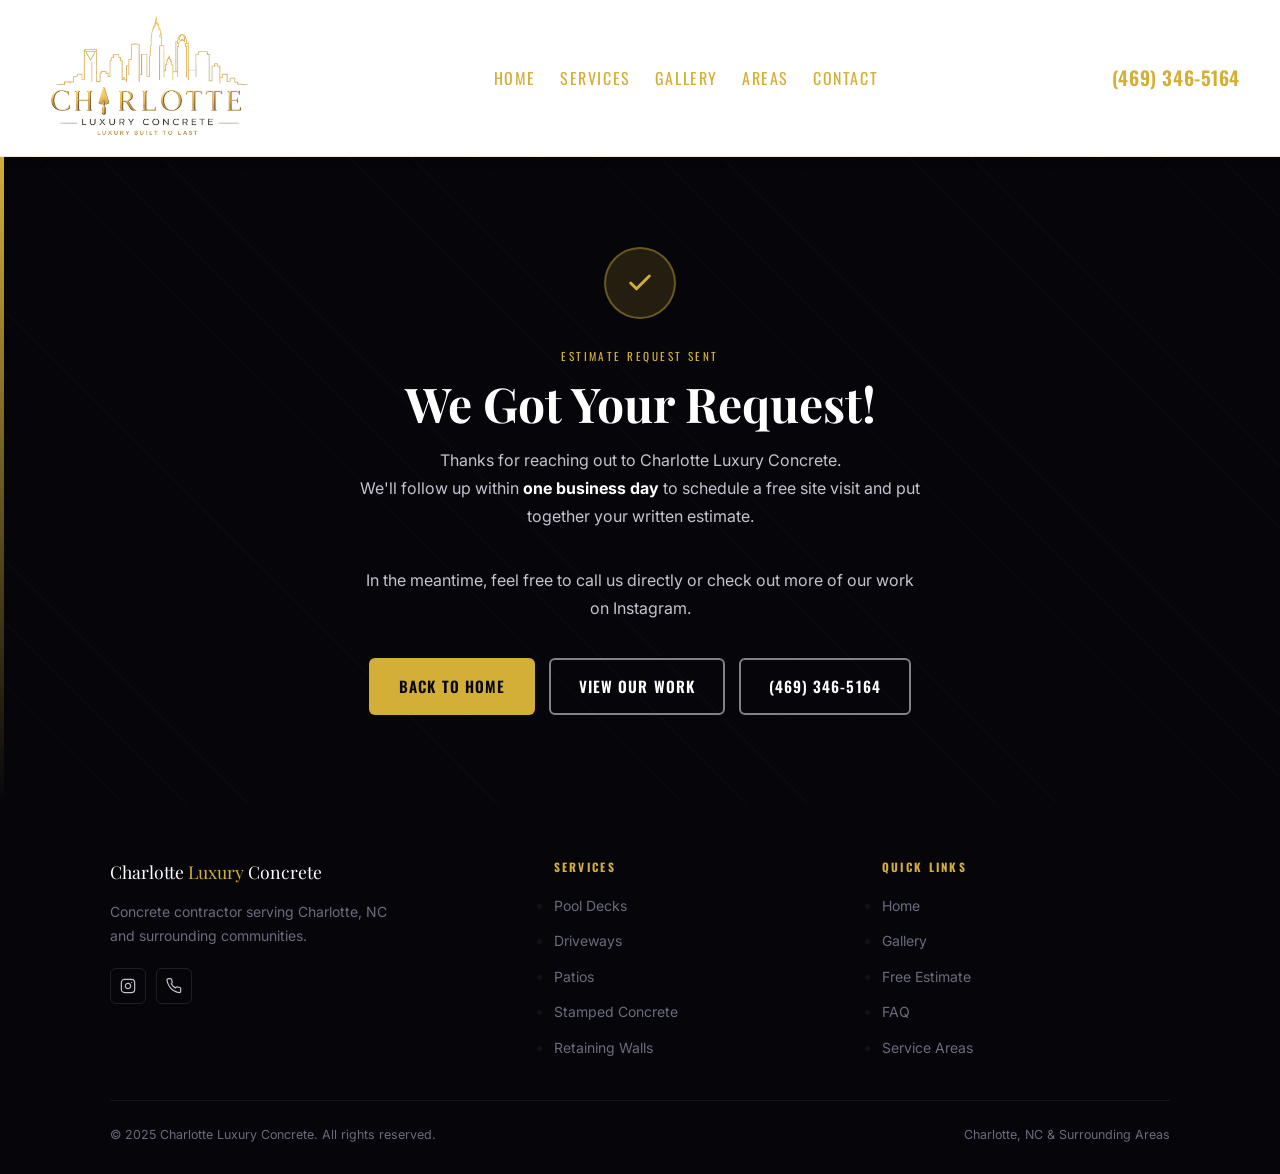
<file: thank-you.html>
<!DOCTYPE html>
<html lang="en">
<head>
  <meta charset="UTF-8" />
  <meta name="viewport" content="width=device-width, initial-scale=1.0" />
  <title>Request Received | Charlotte Luxury Concrete</title>
  <meta name="robots" content="noindex" />
  <link rel="preconnect" href="https://fonts.googleapis.com" />
  <link rel="preconnect" href="https://fonts.gstatic.com" crossorigin />
  <link href="https://fonts.googleapis.com/css2?family=Playfair+Display:wght@700;900&family=Inter:wght@400;500;600&family=Oswald:wght@500;600&display=swap" rel="stylesheet" />
  <link rel="stylesheet" href="style.css" />
  <style>
    .ty-section {
      min-height: 72vh;
      display: flex;
      align-items: center;
      background: var(--navy);
      position: relative;
      overflow: hidden;
    }
    .ty-section::before {
      content: '';
      position: absolute; inset: 0;
      background: repeating-linear-gradient(45deg, rgba(212,175,55,.025) 0, rgba(212,175,55,.025) 1px, transparent 1px, transparent 44px);
    }
    .ty-stripe {
      position: absolute;
      top: 0; left: 0;
      width: 4px; height: 100%;
      background: linear-gradient(to bottom, var(--gold), transparent);
    }
    .ty-content {
      position: relative; z-index: 1;
      max-width: 600px;
      margin: 0 auto;
      text-align: center;
      padding: 80px 20px;
    }
    .ty-check {
      width: 72px; height: 72px;
      border-radius: 50%;
      background: rgba(212,175,55,.15);
      border: 2px solid rgba(212,175,55,.4);
      display: flex;
      align-items: center;
      justify-content: center;
      margin: 0 auto 28px;
    }
    .ty-content h1 {
      font-family: var(--f-serif);
      font-size: clamp(2rem, 5vw, 3rem);
      color: var(--white);
      margin-bottom: 16px;
      line-height: 1.1;
    }
    .ty-content p {
      font-size: 1rem;
      color: var(--gray-lt);
      line-height: 1.75;
      margin-bottom: 36px;
    }
    .ty-actions {
      display: flex;
      gap: 14px;
      justify-content: center;
      flex-wrap: wrap;
    }
  </style>
</head>
<body>

<header class="site-header">
  <div class="header-inner">
    <a href="index.html" class="brand">
      <img src="logo.png" alt="Charlotte Luxury Concrete" class="brand-logo" onerror="this.style.display='none';this.nextElementSibling.style.display='block'"/>
      <span style="display:none;font-family:var(--f-serif);font-size:1rem;color:var(--white);">Charlotte <span style="color:var(--gold)">Luxury</span> Concrete</span>
    </a>
    <nav class="header-nav">
      <a href="index.html">Home</a>
      <a href="services.html">Services</a>
      <a href="gallery.html">Gallery</a>
      <a href="index.html#areas">Areas</a>
      <a href="contact.html">Contact</a>
    </nav>
    <a href="tel:4693465164" class="header-phone">(469) 346-5164</a>
    <button class="nav-toggle" aria-label="Toggle menu" aria-expanded="false"><span></span><span></span><span></span></button>
  </div>
</header>


<section class="ty-section">
  <div class="ty-stripe"></div>
  <div class="wrap" style="width:100%;">
    <div class="ty-content">
      <div class="ty-check">
        <svg width="28" height="28" viewBox="0 0 24 24" fill="none" stroke="var(--gold)" stroke-width="2.5" stroke-linecap="round" stroke-linejoin="round">
          <polyline points="20 6 9 17 4 12"/>
        </svg>
      </div>
      <span class="eyebrow" style="display:block;margin-bottom:12px;">Estimate Request Sent</span>
      <h1>We Got Your Request!</h1>
      <p>
        Thanks for reaching out to Charlotte Luxury Concrete.<br>
        We'll follow up within <strong style="color:var(--white);">one business day</strong> to schedule a free site visit and put together your written estimate.
      </p>
      <p style="margin-bottom:36px;">
        In the meantime, feel free to call us directly or check out more of our work on Instagram.
      </p>
      <div class="ty-actions">
        <a href="index.html" class="btn btn-gold">Back to Home</a>
        <a href="gallery.html" class="btn btn-ghost">View Our Work</a>
        <a href="tel:4693465164" class="btn btn-ghost">(469) 346-5164</a>
      </div>
    </div>
  </div>
</section>


<footer class="site-footer">
  <div class="wrap">
    <div class="footer-inner">
      <div class="footer-brand">
        <span style="font-family:var(--f-serif);font-size:1.1rem;color:var(--white);">
          Charlotte <span style="color:var(--gold)">Luxury</span> Concrete
        </span>
        <p>Concrete contractor serving Charlotte, NC and surrounding communities.</p>
        <div class="footer-social">
          <a href="https://www.instagram.com/charlotteluxuryconcrete/" target="_blank" title="Instagram">
            <svg width="16" height="16" viewBox="0 0 24 24" fill="none" stroke="currentColor" stroke-width="1.8" stroke-linecap="round" stroke-linejoin="round"><rect x="2" y="2" width="20" height="20" rx="5" ry="5"/><path d="M16 11.37A4 4 0 1 1 12.63 8 4 4 0 0 1 16 11.37z"/><line x1="17.5" y1="6.5" x2="17.51" y2="6.5"/></svg>
          </a>
          <a href="tel:4693465164" title="Call Us">
            <svg width="16" height="16" viewBox="0 0 24 24" fill="none" stroke="currentColor" stroke-width="1.8" stroke-linecap="round" stroke-linejoin="round"><path d="M22 16.92v3a2 2 0 0 1-2.18 2 19.79 19.79 0 0 1-8.63-3.07A19.5 19.5 0 0 1 4.69 12 19.79 19.79 0 0 1 1.6 3.37 2 2 0 0 1 3.55 1h3a2 2 0 0 1 2 1.72c.127.96.361 1.903.7 2.81a2 2 0 0 1-.45 2.11L7.91 8.54a16 16 0 0 0 6.29 6.29l.91-.9a2 2 0 0 1 2.11-.45c.907.339 1.85.573 2.81.7A2 2 0 0 1 22 16.92z"/></svg>
          </a>
        </div>
      </div>
      <div class="footer-col">
        <h4>Services</h4>
        <ul>
          <li><a href="services.html">Pool Decks</a></li>
          <li><a href="services.html">Driveways</a></li>
          <li><a href="services.html">Patios</a></li>
          <li><a href="services.html">Stamped Concrete</a></li>
          <li><a href="services.html">Retaining Walls</a></li>
        </ul>
      </div>
      <div class="footer-col">
        <h4>Quick Links</h4>
        <ul>
          <li><a href="index.html">Home</a></li>
          <li><a href="gallery.html">Gallery</a></li>
          <li><a href="contact.html">Free Estimate</a></li>
          <li><a href="index.html#faq">FAQ</a></li>
          <li><a href="index.html#areas">Service Areas</a></li>
        </ul>
      </div>
    </div>
    <div class="footer-bottom">
      <span>© 2025 Charlotte Luxury Concrete. All rights reserved.</span>
      <span>Charlotte, NC &amp; Surrounding Areas</span>
    </div>
  </div>
</footer>

<script src="script.js"></script>
</body>
</html>
</file>
<file: style.css>
/* ── Tokens ── */
:root {
  --navy:    #05050A;
  --dark:    #11111C;
  --dark2:   #1A1A28;
  --gold:    #D4AF37;
  --gold-lt: #F4D03F;
  --gray:    #6b6b7e;
  --gray-lt: #c4c4d0;
  --off:     #f7f6f3;
  --white:   #ffffff;
  --radius:  6px;
  --ease:    all .25s ease;

  --f-serif: 'Playfair Display', Georgia, serif;
  --f-sans:  'Inter', system-ui, sans-serif;
  --f-head:  'Oswald', 'Arial Narrow', sans-serif;
}

/* ── Reset ── */
*, *::before, *::after { box-sizing: border-box; margin: 0; padding: 0; }
html { scroll-behavior: smooth; }
body { font-family: var(--f-sans); color: var(--dark); background: var(--white); line-height: 1.65; overflow-x: hidden; }
img { max-width: 100%; display: block; }
a { color: inherit; text-decoration: none; }

/* ── Shared ── */
.wrap { max-width: 1100px; margin: 0 auto; padding: 0 20px; }
.sec  { padding: 80px 0; }
.sec--dark { background: var(--dark);  color: var(--white); }
.sec--navy { background: var(--navy); color: var(--white); }
.sec--off  { background: var(--off); }

.eyebrow {
  display: block;
  font-family: var(--f-head);
  font-size: .7rem;
  letter-spacing: .22em;
  text-transform: uppercase;
  color: var(--gold);
  margin-bottom: 12px;
}
.eyebrow--dark { color: var(--dark); }

.sec-title {
  font-family: var(--f-serif);
  font-size: clamp(1.8rem, 4vw, 2.7rem);
  line-height: 1.15;
  margin-bottom: 16px;
}
.sec-sub {
  font-size: 1rem;
  color: var(--gray);
  max-width: 560px;
  line-height: 1.75;
}
.sec-sub--lt { color: var(--gray-lt); }

.rule {
  width: 44px; height: 3px;
  background: var(--gold);
  margin-bottom: 28px;
}
.rule--center { margin-left: auto; margin-right: auto; }

.btn {
  display: inline-flex;
  align-items: center;
  gap: 8px;
  padding: 14px 28px;
  border-radius: var(--radius);
  font-family: var(--f-head);
  font-size: .95rem;
  letter-spacing: .07em;
  text-transform: uppercase;
  font-weight: 600;
  border: 2px solid transparent;
  cursor: pointer;
  transition: var(--ease);
}
.btn-gold  { background: var(--gold); color: var(--navy); }
.btn-gold:hover { background: var(--gold-lt); transform: translateY(-1px); }
.btn-ghost { background: transparent; color: var(--white); border-color: rgba(255,255,255,.5); }
.btn-ghost:hover { background: var(--white); color: var(--navy); }
.btn-dark  { background: var(--dark); color: var(--white); }
.btn-dark:hover { background: var(--dark2); }
.gold { color: var(--gold); }

/* ── Header ── */
.site-header {
  position: sticky; top: 0; z-index: 900;
  background: var(--white);
  border-bottom: 1px solid rgba(212,175,55,.25);
  box-shadow: 0 2px 12px rgba(0,0,0,.07);
}
.header-inner {
  display: flex;
  align-items: center;
  justify-content: space-between;
  padding: 12px 40px;
  max-width: 1400px;
  margin: 0 auto;
  width: 100%;
  gap: 16px;
}
.brand { display: flex; align-items: center; }
.brand-logo { width: 220px; height: auto; display: block; }
@media (max-width: 640px) { .brand-logo { width: 155px; } }
.header-phone {
  font-family: var(--f-head);
  font-size: 1.2rem;
  font-weight: 600;
  color: var(--gold);
  letter-spacing: .03em;
  white-space: nowrap;
  transition: var(--ease);
}
.header-phone:hover { color: var(--gold-lt); filter: brightness(1.15); }
.header-nav { display: flex; align-items: center; gap: 24px; }
.header-nav a {
  font-family: var(--f-head);
  font-size: 1rem;
  letter-spacing: .1em;
  text-transform: uppercase;
  color: var(--gold);
  transition: var(--ease);
}
.header-nav a:hover,
.header-nav a.active { color: var(--gold-lt); filter: brightness(1.15); }

/* ── Mobile nav toggle ── */
.nav-toggle {
  display: none;
  flex-direction: column;
  justify-content: center;
  gap: 5px;
  width: 34px; height: 34px;
  background: none;
  border: none;
  cursor: pointer;
  padding: 0;
  flex-shrink: 0;
}
.nav-toggle span {
  display: block;
  width: 100%;
  height: 2px;
  background: var(--gold);
  transition: var(--ease);
}
.site-header.nav-open .nav-toggle span:nth-child(1) { transform: translateY(7px) rotate(45deg); }
.site-header.nav-open .nav-toggle span:nth-child(2) { opacity: 0; }
.site-header.nav-open .nav-toggle span:nth-child(3) { transform: translateY(-7px) rotate(-45deg); }

/* ── Page Hero (sub-pages) ── */
.page-hero {
  background: var(--navy);
  padding: 72px 0 64px;
  position: relative;
  overflow: hidden;
}
.page-hero::before {
  content: '';
  position: absolute; inset: 0;
  background: repeating-linear-gradient(45deg, rgba(212,175,55,.025) 0, rgba(212,175,55,.025) 1px, transparent 1px, transparent 44px);
}
.page-hero-stripe {
  position: absolute;
  top: 0; left: 0;
  width: 4px; height: 100%;
  background: linear-gradient(to bottom, var(--gold), transparent);
}
.page-hero-content { position: relative; z-index: 1; }
.page-hero h1 {
  font-family: var(--f-serif);
  font-size: clamp(2rem, 5vw, 3.2rem);
  font-weight: 900;
  color: var(--white);
  line-height: 1.1;
  margin-bottom: 16px;
}
.page-hero p {
  font-size: 1.05rem;
  color: var(--gray-lt);
  max-width: 520px;
  line-height: 1.75;
}

/* ── Footer ── */
.site-footer {
  background: var(--navy);
  padding: 52px 0 28px;
}
.footer-inner {
  display: grid;
  grid-template-columns: 1.4fr 1fr 1fr;
  gap: 40px;
  padding-bottom: 40px;
  border-bottom: 1px solid rgba(255,255,255,.07);
}
.footer-brand p {
  font-size: .875rem;
  color: var(--gray);
  line-height: 1.7;
  margin: 14px 0 20px;
  max-width: 300px;
}
.footer-social { display: flex; gap: 10px; }
.footer-social a {
  width: 36px; height: 36px;
  border-radius: var(--radius);
  border: 1px solid rgba(255,255,255,.1);
  display: flex; align-items: center; justify-content: center;
  font-size: .9rem; color: var(--gray-lt);
  transition: var(--ease);
}
.footer-social a:hover { background: var(--gold); color: var(--navy); border-color: var(--gold); }
.footer-col h4 {
  font-family: var(--f-head);
  font-size: .72rem;
  letter-spacing: .2em;
  text-transform: uppercase;
  color: var(--gold);
  margin-bottom: 16px;
}
.footer-col ul { display: flex; flex-direction: column; gap: 9px; }
.footer-col ul li a { font-size: .875rem; color: var(--gray); transition: var(--ease); }
.footer-col ul li a:hover { color: var(--gold); }
.footer-bottom {
  padding-top: 24px;
  display: flex;
  justify-content: space-between;
  align-items: center;
  flex-wrap: wrap;
  gap: 12px;
  font-size: .78rem;
  color: var(--gray);
}

/* ── Floating call button — mobile only ── */
.float-call {
  display: none;
  position: fixed;
  bottom: 20px;
  left: 50%;
  transform: translateX(-50%);
  z-index: 800;
  white-space: nowrap;
  box-shadow: 0 6px 28px rgba(212,175,55,.45);
  border-radius: 100px;
  padding: 15px 32px;
}

/* ── Responsive ── */
@media (max-width: 900px) {
  .nav-toggle { display: flex; }
  .header-nav {
    display: flex;
    flex-direction: column;
    align-items: stretch;
    gap: 0;
    position: absolute;
    top: 100%;
    left: 0;
    right: 0;
    background: var(--white);
    border-bottom: 1px solid rgba(212,175,55,.25);
    box-shadow: 0 8px 20px rgba(0,0,0,.1);
    max-height: 0;
    overflow: hidden;
    transition: max-height .3s ease;
  }
  .site-header.nav-open .header-nav { max-height: 400px; }
  .header-nav a { padding: 16px 24px; border-top: 1px solid rgba(0,0,0,.06); }
  .footer-inner { grid-template-columns: 1fr 1fr; }
}
@media (max-width: 640px) {
  .sec { padding: 56px 0; }
  .footer-inner { grid-template-columns: 1fr; }
  .footer-bottom { flex-direction: column; text-align: center; }
  .float-call { display: inline-flex; align-items: center; gap: 8px; }
}

/* ── Trust bar (shared) ── */
.trust-bar {
  background: var(--white);
  border-bottom: 1px solid #e8e6e0;
  padding: 28px 0;
}
.trust-bar-inner { display: flex; gap: 0; justify-content: space-between; flex-wrap: wrap; }
.trust-point { display: flex; align-items: center; gap: 12px; padding: 8px 20px; flex: 1; min-width: 180px; }
.trust-point + .trust-point { border-left: 1px solid #e8e6e0; }
.trust-icon {
  width: 36px; height: 36px;
  background: rgba(212,175,55,.1);
  border: 1px solid rgba(212,175,55,.25);
  border-radius: var(--radius);
  display: flex; align-items: center; justify-content: center;
  flex-shrink: 0;
}
.trust-text strong {
  display: block;
  font-family: var(--f-head);
  font-size: .78rem;
  letter-spacing: .1em;
  text-transform: uppercase;
  color: var(--dark);
}
.trust-text span { font-size: .78rem; color: var(--gray); }

/* ── Final CTA band (shared) ── */
.cta-band { background: var(--gold); padding: 56px 0; text-align: center; }
.cta-band h2 {
  font-family: var(--f-serif);
  font-size: clamp(1.6rem, 3.5vw, 2.2rem);
  color: var(--navy);
  margin-bottom: 10px;
}
.cta-band p { color: rgba(5,5,10,.65); margin-bottom: 28px; font-size: 1rem; }
.cta-band .btn-navy { background: var(--navy); color: var(--white); border-color: var(--navy); }
.cta-band .btn-navy:hover { background: var(--dark); }
.cta-band .btn-outline-dark { background: transparent; color: var(--navy); border: 2px solid rgba(5,5,10,.35); }
.cta-band .btn-outline-dark:hover { background: var(--navy); color: var(--white); }

/* ── Service detail page: image + copy split ── */
.detail-split {
  display: grid;
  grid-template-columns: 1fr 1fr;
  gap: 48px;
  align-items: center;
}
.detail-media {
  border-radius: var(--radius);
  overflow: hidden;
  border: 1px solid #e8e6e0;
  aspect-ratio: 4/3;
  position: relative;
}
.detail-media img { width: 100%; height: 100%; object-fit: cover; }
.detail-ph {
  width: 100%; height: 100%;
  background: linear-gradient(135deg, #1a1a28 0%, #0d0d18 100%);
  display: flex; align-items: center; justify-content: center;
}
.detail-ph span {
  font-family: var(--f-head);
  font-size: .7rem;
  letter-spacing: .18em;
  text-transform: uppercase;
  color: var(--gold);
}
.detail-media img { width: 100%; height: 100%; object-fit: cover; display: block; }
.detail-media-example {
  position: absolute;
  top: 12px; right: 12px;
  background: rgba(0,0,0,.6);
  color: var(--gold-lt);
  font-family: var(--f-head);
  font-size: .62rem;
  letter-spacing: .1em;
  text-transform: uppercase;
  padding: 5px 10px;
  border-radius: 4px;
  border: 1px solid rgba(212,175,55,.3);
}
.detail-copy h2 {
  font-family: var(--f-serif);
  font-size: clamp(1.5rem, 3vw, 2.1rem);
  margin-bottom: 14px;
}
.detail-copy p { color: var(--gray); font-size: 1rem; line-height: 1.8; margin-bottom: 16px; }
.feature-list { list-style: none; display: flex; flex-direction: column; gap: 10px; margin: 20px 0 28px; }
.feature-list li { display: flex; align-items: flex-start; gap: 10px; font-size: .95rem; color: var(--gray); }
.feature-list li::before {
  content: '';
  width: 6px; height: 6px;
  border-radius: 50%;
  background: var(--gold);
  flex-shrink: 0;
  margin-top: 8px;
}

/* ── Area chips ── */
.area-chips { display: flex; flex-wrap: wrap; gap: 10px; margin-top: 24px; }
.chip {
  padding: 9px 18px;
  border-radius: 100px;
  border: 1px solid #e8e6e0;
  background: var(--white);
  font-size: .85rem;
  color: var(--dark);
  font-family: var(--f-head);
  letter-spacing: .03em;
}

/* ── FAQ (native details/summary, no JS) ── */
.faq-list { display: flex; flex-direction: column; gap: 2px; margin-top: 8px; }
.faq-list details {
  border-bottom: 1px solid #e8e6e0;
  padding: 18px 0;
}
.faq-list summary {
  font-family: var(--f-head);
  font-size: .95rem;
  letter-spacing: .02em;
  color: var(--dark);
  cursor: pointer;
  list-style: none;
  display: flex;
  justify-content: space-between;
  align-items: center;
  gap: 16px;
}
.faq-list summary::-webkit-details-marker { display: none; }
.faq-list summary::after {
  content: '+';
  font-size: 1.3rem;
  color: var(--gold);
  flex-shrink: 0;
  transition: var(--ease);
}
.faq-list details[open] summary::after { content: '−'; }
.faq-list details p { color: var(--gray); font-size: .92rem; line-height: 1.75; margin-top: 12px; }

@media (max-width: 860px) {
  .detail-split { grid-template-columns: 1fr; }
}
</file>
